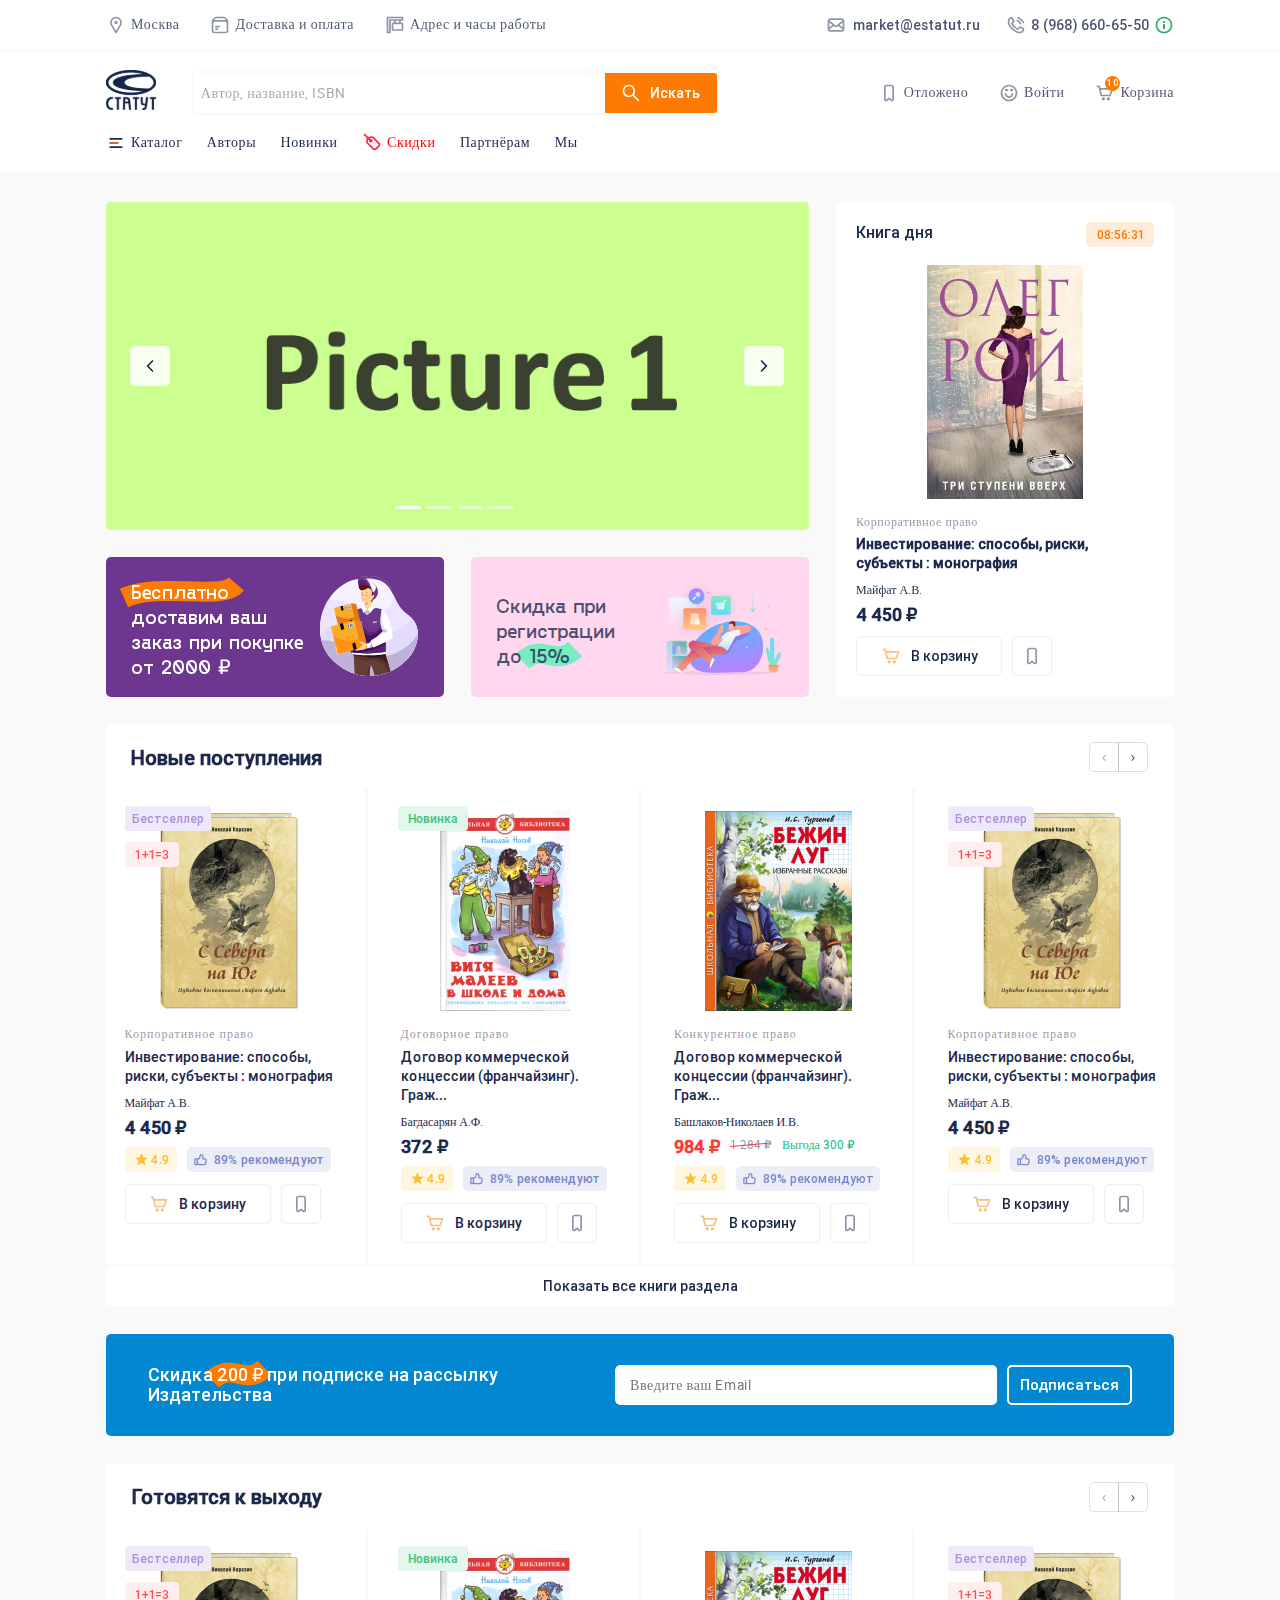
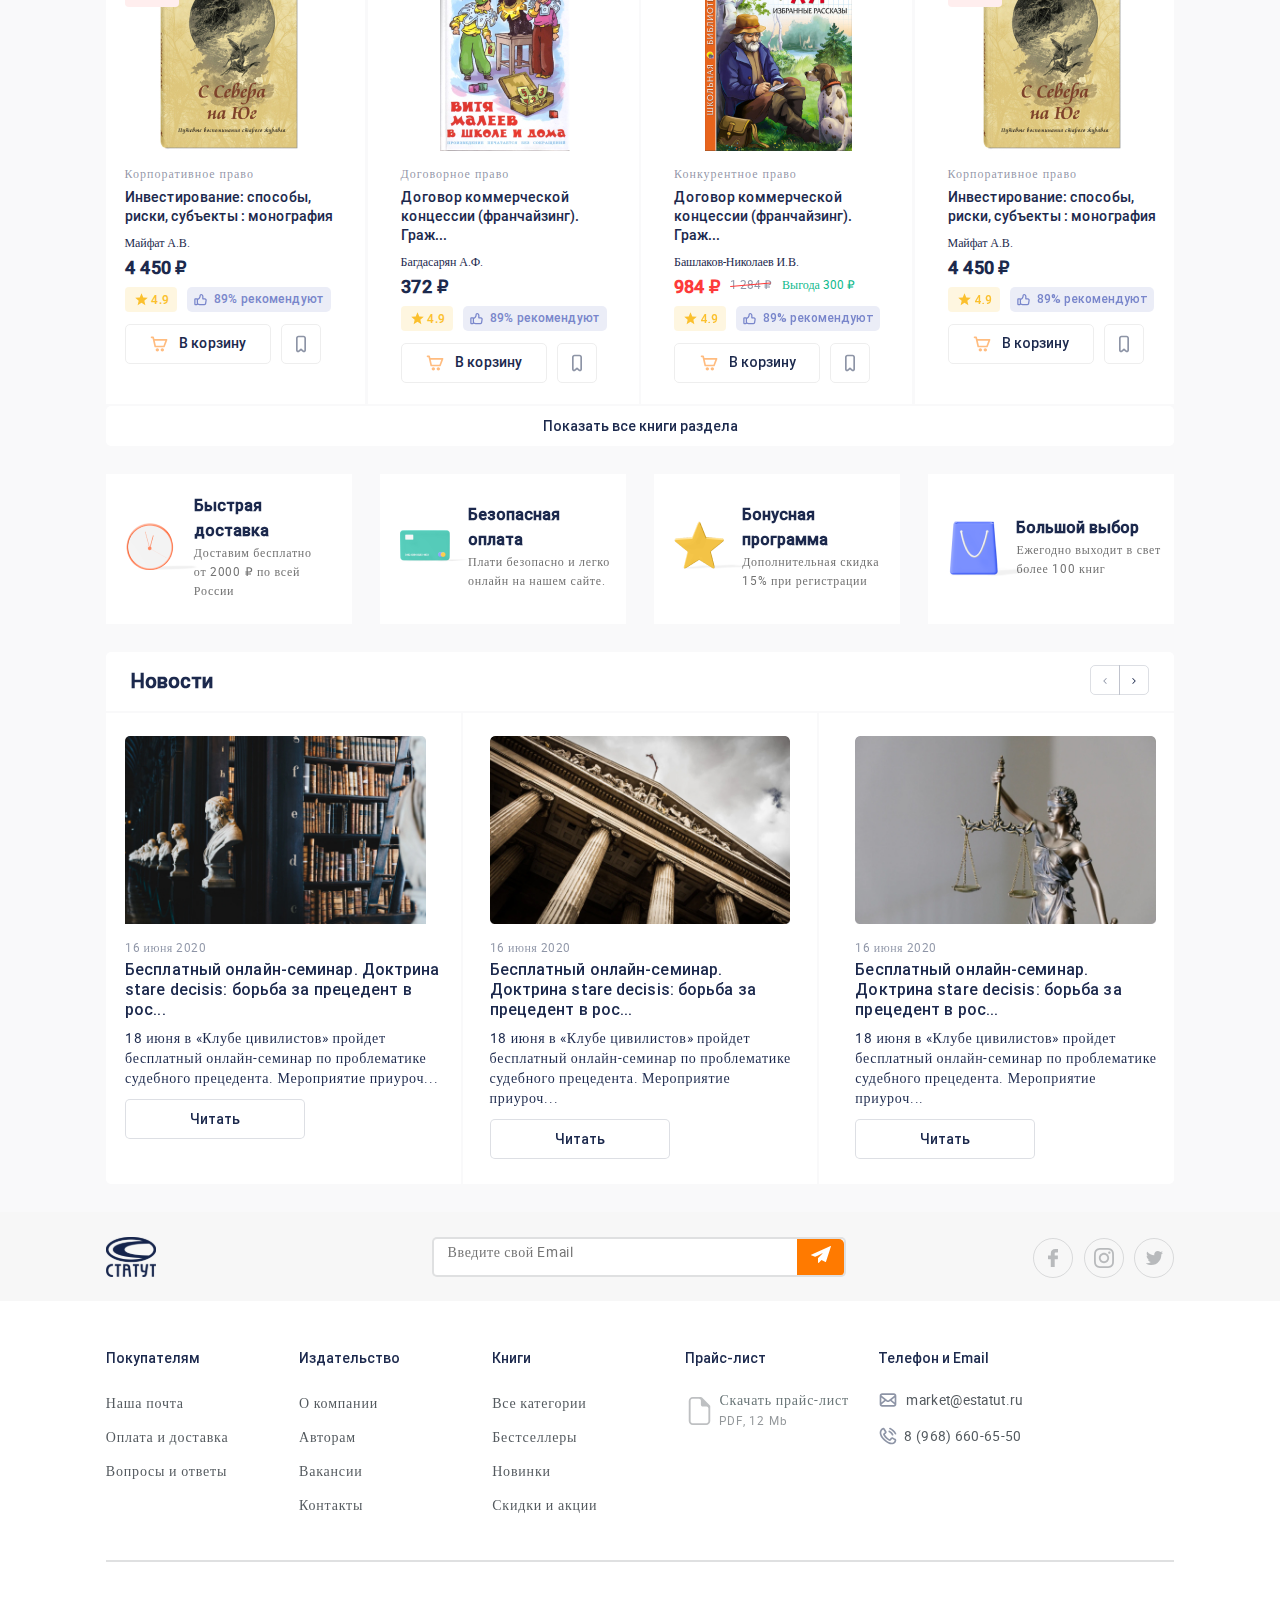
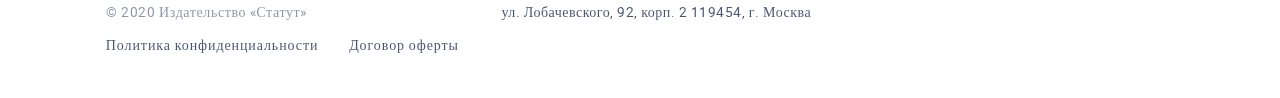
<file: index.html>
<!DOCTYPE html>
<html lang="ru">

	<head>
		<!--[if IE 6]>		<html id="section-reco_main" class="nojs ie6 ieb7 ieb8 ieb9 ieb10 split1 nosplit5 platform-PC platform-notouch"><![endif]-->
		<!--[if IE 7]>		<html id="section-reco_main" class="nojs iea6 ie7 ieb8 ieb9 ieb10 split1 nosplit5 platform-PC platform-notouch"><![endif]-->
		<!--[if IE 8]>		<html id="section-reco_main" class="nojs iea6 iea7 ie8 ieb9 ieb10 split1 nosplit5 platform-PC platform-notouch"><![endif]-->
		<!--[if IE 9]>		<html id="section-reco_main" class="nojs iea6 iea7 iea8 ie9 ieb10 split1 nosplit5 platform-PC platform-notouch"><![endif]-->
		<meta name="viewport" content="width=device-width">
		<meta name="MobileOptimized" content="320" />
		<meta name="HandheldFriendly" content="true" />
		<meta charset="utf-8">
		<meta name="viewport min-width=320px" content="min-width=320, initial-scale=1.0" />
		<!--[if lt IE 9]>

		<script src="//cdnjs.cloudflare.com/ajax/libs/html5shiv/r29/html5.min.js"></script>
	<![endif]-->
		<title>index</title>
		<link href="css/critical.css" rel="stylesheet">
		<link href="css/main.css" rel="stylesheet">
	</head>

	<body>
		<header class="header">
			<div class="header__top">
				<div class="container">
					<div class="header__wrapper">
						<nav class="navigation">
							<ul class="navigation__list">
								<li class="navigation__item">
									<a class="navigation__link" href="#">
										<svg width="20" height="20" viewBox="0 0 20 20" fill="none" xmlns="http://www.w3.org/2000/svg">
											<path fill-rule="evenodd" clip-rule="evenodd" d="M13.5843 9.87971L9.99996 15.7921L6.41557 9.87971C4.67704 7.01205 6.69699 3.30942 9.99996 3.30942C13.3029 3.30942 15.3229 7.01205 13.5843 9.87971ZM5.04793 10.7442C2.64606 6.78238 5.43673 1.66699 9.99996 1.66699C14.5632 1.66699 17.3539 6.78238 14.952 10.7442L10.5355 18.029C10.2893 18.4352 9.71064 18.4352 9.46439 18.029L5.04793 10.7442ZM10.0001 5.77305C9.11178 5.77305 8.39164 6.50839 8.39164 7.41547C8.39164 8.32256 9.11178 9.0579 10.0001 9.0579C10.8885 9.0579 11.6086 8.32256 11.6086 7.41547C11.6086 6.50839 10.8885 5.77305 10.0001 5.77305Z" fill="#1C294D" fill-opacity="0.5" />
										</svg>

										<span class="navigation__text">
									Москва
								</span>

									</a>
								</li>
								<li class="navigation__item">
									<a class="navigation__link" href="#">
										<svg width="20" height="20" viewBox="0 0 20 20" fill="none" xmlns="http://www.w3.org/2000/svg">
											<path fill-rule="evenodd" clip-rule="evenodd" d="M13.8214 1.66699H6.17847C5.51543 1.66699 4.87954 1.93038 4.4107 2.39923L2.39886 4.41107C1.93002 4.87991 1.66663 5.51579 1.66663 6.17884V7.50033V15.8337C1.66663 17.2144 2.78591 18.3337 4.16663 18.3337H15.8333C17.214 18.3337 18.3333 17.2144 18.3333 15.8337V7.50033V6.17884C18.3333 5.5158 18.0699 4.87991 17.6011 4.41107L15.5892 2.39923C15.1204 1.93039 14.4845 1.66699 13.8214 1.66699ZM15.8333 5.00033L14.4107 3.57774C14.2544 3.42146 14.0425 3.33366 13.8214 3.33366H6.17847C5.95746 3.33366 5.7455 3.42146 5.58922 3.57774L4.16663 5.00033H15.8333ZM3.33329 7.50033V15.8337C3.33329 16.2939 3.70639 16.667 4.16663 16.667H15.8333C16.2935 16.667 16.6666 16.2939 16.6666 15.8337V7.50033C16.6666 7.04009 16.2935 6.66699 15.8333 6.66699H4.16663C3.70639 6.66699 3.33329 7.04009 3.33329 7.50033ZM4.99996 14.167C4.99996 13.7068 5.37306 13.3337 5.83329 13.3337H7.49996C7.9602 13.3337 8.33329 13.7068 8.33329 14.167C8.33329 14.6272 7.9602 15.0003 7.49996 15.0003H5.83329C5.37306 15.0003 4.99996 14.6272 4.99996 14.167ZM5.83329 10.8337C5.37306 10.8337 4.99996 11.2068 4.99996 11.667C4.99996 12.1272 5.37306 12.5003 5.83329 12.5003H9.16663C9.62686 12.5003 9.99996 12.1272 9.99996 11.667C9.99996 11.2068 9.62686 10.8337 9.16663 10.8337H5.83329Z" fill="#1C294D" fill-opacity="0.5" />
										</svg>

										<span class="navigation__text">
									<span>Доставка</span>
										и&nbsp;оплата
										</span>

									</a>
								</li>
								<li class="navigation__item">
									<a class="navigation__link" href="#">
										<svg width="20" height="20" viewBox="0 0 20 20" fill="none" xmlns="http://www.w3.org/2000/svg">
											<path fill-rule="evenodd" clip-rule="evenodd" d="M2.49996 1.66699C2.03972 1.66699 1.66663 2.04009 1.66663 2.50033V17.5003C1.66663 17.9606 2.03972 18.3337 2.49996 18.3337H4.99996C5.4602 18.3337 5.83329 17.9606 5.83329 17.5003V5.83366H9.16663V7.50033H8.33329C7.41282 7.50033 6.66663 8.24652 6.66663 9.16699V14.167C6.66663 15.0875 7.41282 15.8337 8.33329 15.8337H16.6666C17.5871 15.8337 18.3333 15.0875 18.3333 14.167V9.16699C18.3333 8.24652 17.5871 7.50033 16.6666 7.50033H15.8333V5.83366H17.5C17.9602 5.83366 18.3333 5.46056 18.3333 5.00033V2.50033C18.3333 2.04009 17.9602 1.66699 17.5 1.66699H2.49996ZM15 4.16699H16.6666V3.33366H3.33329V16.667H4.16663V5.00033C4.16663 4.54009 4.53972 4.16699 4.99996 4.16699H9.99996H15ZM14.1666 5.83366V7.50033H10.8333V5.83366H14.1666ZM9.99996 14.167H15H16.6666V12.5003V10.8337V9.16699H15H9.99996H8.33329V10.8337V12.5003V14.167H9.99996Z" fill="#1C294D" fill-opacity="0.5" />
										</svg>

										<span class="navigation__text">
									Адрес и часы работы
								</span>

									</a>
								</li>
							</ul>

						</nav>

						<address class="address">
							<a class="address__link" href="mailto:market@estatut.ru">
								<svg width="22" height="20" viewBox="0 0 22 20" fill="none" xmlns="http://www.w3.org/2000/svg">
									<g id="Communications/Communication 1 - 24px">
										<path id="Icon" fill-rule="evenodd" clip-rule="evenodd" d="M4.16663 3.33301C2.78591 3.33301 1.66663 4.4523 1.66663 5.83301V14.1663C1.66663 15.5471 2.78591 16.6663 4.16663 16.6663H15.8333C17.214 16.6663 18.3333 15.5471 18.3333 14.1663V5.83301C18.3333 4.4523 17.214 3.33301 15.8333 3.33301H4.16663ZM3.40939 5.48462C3.5413 5.19837 3.83076 4.99967 4.16663 4.99967H15.8333C16.1692 4.99967 16.4586 5.19837 16.5905 5.48462L10.5116 10.2127C10.2107 10.4468 9.78927 10.4468 9.48834 10.2127L3.40939 5.48462ZM3.33329 7.53687V12.3871L6.3438 9.87838L3.33329 7.53687ZM3.40238 14.4991C3.53083 14.7937 3.82468 14.9997 4.16663 14.9997H15.8333C16.1752 14.9997 16.4691 14.7937 16.5975 14.4991L12.3095 10.9257L11.5348 11.5283C10.632 12.2304 9.36789 12.2304 8.46511 11.5283L7.6904 10.9257L3.40238 14.4991ZM16.6666 12.3871V7.53687L13.6561 9.87838L16.6666 12.3871Z" fill="#1C294D" fill-opacity="0.5" />
									</g>
								</svg>

								<span class="address__text">
							market@estatut.ru
						</span>

							</a>
							<a class="address__link" href="tel:+79686606550">
								<svg width="20" height="20" viewBox="0 0 20 20" fill="none" xmlns="http://www.w3.org/2000/svg">
									<g id="Devices/Device 32 - 24px">
										<g id="Icon">
											<path fill-rule="evenodd" clip-rule="evenodd" d="M5.24822 3.49769L5.24878 3.49839L5.24822 3.49769ZM5.28406 3.55396L6.9545 6.18607C6.75265 6.37559 6.53247 6.5633 6.29551 6.76533C6.09185 6.93896 5.87579 7.12316 5.64831 7.32816C5.08451 7.83626 4.97561 8.65343 5.3405 9.28938C7.27004 12.6523 9.9018 14.1825 11.0794 14.7319C11.7888 15.0629 12.5596 14.8017 12.9887 14.2608L14.1446 12.8037C14.1446 12.8037 14.1456 12.8029 14.1473 12.8026C14.1491 12.8023 14.1523 12.8026 14.1523 12.8026C14.1523 12.8026 14.1548 12.8031 14.1572 12.8046C14.8308 13.2163 15.7705 13.7758 16.6337 14.2494C16.4787 15.1763 16.1226 15.7163 15.7299 16.0463C15.3176 16.393 14.7844 16.5754 14.1897 16.6412C13.0023 16.7727 11.7968 16.416 11.5295 16.3291C11.2345 16.1797 9.61709 15.3366 7.88912 13.9704C6.10731 12.5616 4.32066 10.684 3.63734 8.53061C3.13796 6.95684 3.32626 5.8494 3.71877 5.0855C4.09821 4.34703 4.71224 3.84581 5.28406 3.55396ZM4.67978 1.99616C5.46698 1.62642 6.28098 2.01193 6.66013 2.60936L8.40765 5.36293C8.76094 5.91961 8.78516 6.73339 8.21082 7.29085C7.96467 7.52977 7.62221 7.82341 7.30354 8.09666C7.12861 8.24666 6.96085 8.39051 6.82012 8.51579C8.48078 11.3794 10.701 12.7043 11.7108 13.1888L12.8349 11.7718C13.3656 11.1028 14.3105 10.9464 15.0301 11.3862C15.6958 11.7931 16.6161 12.3407 17.4501 12.798C18.0063 13.1029 18.4042 13.7387 18.2914 14.4564C18.089 15.7456 17.5601 16.6846 16.8065 17.3181C16.0655 17.9411 15.1827 18.2054 14.3741 18.295C12.7836 18.4711 11.2623 17.9942 10.9845 17.902C10.9142 17.8787 10.8558 17.8541 10.7931 17.8225C10.4948 17.6725 8.73724 16.765 6.85136 15.2738C4.9851 13.7982 2.8804 11.6637 2.04539 9.03229C1.43204 7.09937 1.61348 5.53211 2.23262 4.32714C2.8409 3.1433 3.82598 2.39719 4.67978 1.99616Z" fill="#1C294D" fill-opacity="0.5" />
											<path fill-rule="evenodd" clip-rule="evenodd" d="M12.2587 1.743C11.8397 1.55137 11.3441 1.73456 11.1518 2.15217C10.9595 2.56977 11.1433 3.06365 11.5624 3.25528C13.5011 4.14183 15.72 5.8086 16.7339 8.10862C16.9194 8.52929 17.4119 8.72049 17.834 8.53568C18.2562 8.35087 18.448 7.86003 18.2626 7.43937C17.024 4.62988 14.4061 2.72497 12.2587 1.743ZM11.6407 4.69451C11.2283 4.48903 10.7268 4.65561 10.5206 5.06657C10.3144 5.47754 10.4816 5.97726 10.894 6.18274C11.6784 6.57363 12.2214 6.94198 12.6597 7.37882C13.0981 7.81566 13.4677 8.3567 13.8599 9.13847C14.0661 9.54943 14.5676 9.71601 14.98 9.51053C15.3924 9.30505 15.5595 8.80532 15.3533 8.39435C14.9107 7.51223 14.4455 6.80536 13.8403 6.20227C13.2352 5.59918 12.5258 5.13558 11.6407 4.69451Z" fill="#1C294D" fill-opacity="0.5" />
										</g>
									</g>
								</svg>

								<span class="address__text">
							8 (968) 660-65-50
						</span>

								<svg width="20" height="20" viewBox="0 0 20 20" fill="none" xmlns="http://www.w3.org/2000/svg">
									<g id="Interface/Interface 28 - 24px">
										<path id="Icon" fill-rule="evenodd" clip-rule="evenodd" d="M10 18.3337C5.39765 18.3337 1.66669 14.6027 1.66669 10.0003C1.66669 5.39795 5.39765 1.66699 10 1.66699C14.6024 1.66699 18.3334 5.39795 18.3334 10.0003C18.3334 14.6027 14.6024 18.3337 10 18.3337ZM10 3.33366C6.31812 3.33366 3.33335 6.31843 3.33335 10.0003C3.33335 13.6822 6.31812 16.667 10 16.667C13.6819 16.667 16.6667 13.6822 16.6667 10.0003C16.6667 6.31843 13.6819 3.33366 10 3.33366ZM10 8.95866C10.5753 8.95866 11.0417 9.42503 11.0417 10.0003V13.3337C11.0417 13.909 10.5753 14.3753 10 14.3753C9.42472 14.3753 8.95835 13.909 8.95835 13.3337V10.0003C8.95835 9.42503 9.42472 8.95866 10 8.95866ZM10 5.83366C9.42472 5.83366 8.95835 6.30003 8.95835 6.87533C8.95835 7.45062 9.42472 7.91699 10 7.91699C10.5753 7.91699 11.0417 7.45062 11.0417 6.87533C11.0417 6.30003 10.5753 5.83366 10 5.83366Z" fill="#27AE60" />
									</g>
								</svg>

							</a>

						</address>
					</div>
				</div>
			</div>
			<div class="container">

				<div class="header__middle">
					<div class="header__logo-form-wrapper">
						<div class="tablet-screen tablet-screen-burger">
							<svg width="20" height="20" viewBox="0 0 20 20" fill="none" xmlns="http://www.w3.org/2000/svg">
								<path fill-rule="evenodd" clip-rule="evenodd" d="M3.33337 5.83333C3.33337 5.3731 3.70647 5 4.16671 5H15.8334C16.2936 5 16.6667 5.3731 16.6667 5.83333C16.6667 6.29357 16.2936 6.66667 15.8334 6.66667H4.16671C3.70647 6.66667 3.33337 6.29357 3.33337 5.83333ZM3.33337 10C3.33337 9.53976 3.70647 9.16667 4.16671 9.16667H11.6667C12.1269 9.16667 12.5 9.53976 12.5 10C12.5 10.4602 12.1269 10.8333 11.6667 10.8333H4.16671C3.70647 10.8333 3.33337 10.4602 3.33337 10ZM4.16671 13.3333C3.70647 13.3333 3.33337 13.7064 3.33337 14.1667C3.33337 14.6269 3.70647 15 4.16671 15H15.8334C16.2936 15 16.6667 14.6269 16.6667 14.1667C16.6667 13.7064 16.2936 13.3333 15.8334 13.3333H4.16671Z" fill="#1C294D" />
								<path fill-rule="evenodd" clip-rule="evenodd" d="M3.33398 10.0003C3.33398 9.54009 3.70708 9.16699 4.16732 9.16699H11.6673C12.1276 9.16699 12.5007 9.54009 12.5007 10.0003C12.5007 10.4606 12.1276 10.8337 11.6673 10.8337H4.16732C3.70708 10.8337 3.33398 10.4606 3.33398 10.0003Z" fill="#FC6E1D" />
							</svg>

						</div>
						<div class="tablet-screen-logo">
							<svg width="50" height="40" viewBox="0 0 50 40" fill="none" xmlns="http://www.w3.org/2000/svg" xmlns:xlink="http://www.w3.org/1999/xlink">
								<rect id="logo" width="50" height="40" fill="url(#pattern0)" />
								<defs>
									<pattern id="pattern0" patternContentUnits="objectBoundingBox" width="1" height="1">
										<use xlink:href="#image0_381_67" transform="matrix(0.000596303 0 0 0.000745379 0 -0.00163983)" />
									</pattern>
									<image id="image0_381_67" data-name="1.png" width="1677" height="1346" xlink:href="[data-uri]" />
								</defs>
							</svg>

						</div>

						<form class='form'>
							<lable class="g-input _field" for="inputHeader"></lable>
							<input id='inputHeader' class='form__input g-input__input _inputHeader' type="text" placeholder='Автор, название, ISBN'>
							<div class="g-input__sub _error-msg">Error: invalid name</div>
							<button type="submit" class='form__button g-button'>
								<svg width="20" height="20" viewBox="0 0 20 20" fill="none" xmlns="http://www.w3.org/2000/svg">
									<g id="Interface/Interface 52 - 24px">
										<path id="Icon" fill-rule="evenodd" clip-rule="evenodd" d="M1.66671 7.91699C1.66671 11.3688 4.46493 14.167 7.91671 14.167C9.35974 14.167 10.6885 13.6779 11.7464 12.8566C11.7863 12.9409 11.8411 13.0199 11.9108 13.0896L16.9108 18.0896C17.2362 18.415 17.7639 18.415 18.0893 18.0896C18.4147 17.7641 18.4147 17.2365 18.0893 16.9111L13.0893 11.9111C13.0196 11.8414 12.9406 11.7866 12.8563 11.7467C13.6777 10.6888 14.1667 9.36002 14.1667 7.91699C14.1667 4.46521 11.3685 1.66699 7.91671 1.66699C4.46493 1.66699 1.66671 4.46521 1.66671 7.91699ZM3.33337 7.91699C3.33337 5.38569 5.3854 3.33366 7.91671 3.33366C10.448 3.33366 12.5 5.38569 12.5 7.91699C12.5 10.4483 10.448 12.5003 7.91671 12.5003C5.3854 12.5003 3.33337 10.4483 3.33337 7.91699Z" fill="white" />
									</g>
								</svg>

								Искать</button>
						</form>
						<div class='tablet-screen tablet-screen-shopcart'>
							<div class="g-shopcart">
								<span class='g-shopcart__counter'>10</span>
								<svg width="20" height="20" viewBox="0 0 20 20" fill="none" xmlns="http://www.w3.org/2000/svg">
									<g id="Shopping/Icon 1 - 24px">
										<path id="Icon" fill-rule="evenodd" clip-rule="evenodd" d="M2.50002 2.5C2.03978 2.5 1.66669 2.8731 1.66669 3.33333C1.66669 3.79357 2.03978 4.16667 2.50002 4.16667V3.33333L2.50003 4.16667H2.50006H2.5002H2.5003H2.50042H2.50056H2.50073H2.50161H2.50283H2.50357H2.50397H2.5044H2.5063H2.50854H2.50915H2.50978H2.51111H2.54315H2.66278H3.07294H3.5015L5.43741 12.6847C5.53722 13.1239 5.96695 13.4025 6.40589 13.3186C6.45662 13.3283 6.50898 13.3333 6.56252 13.3333H15C15.3474 13.3333 15.6583 13.1179 15.7803 12.7926L18.2803 6.12594C18.3763 5.87002 18.3406 5.58332 18.185 5.35867C18.0293 5.13403 17.7733 5 17.5 5H5.40006L4.9793 3.14865C4.89307 2.76924 4.55577 2.5 4.16669 2.5H3.07294H2.66278H2.54315H2.53806H2.53328H2.53213H2.531H2.5288H2.52463H2.51723H2.51639H2.51558H2.51478H2.51401H2.51325H2.51252H2.51111H2.5063H2.5044H2.50397H2.50357H2.50283H2.50073H2.50042H2.5003H2.5002H2.50006H2.50003L2.50002 3.33333V2.5ZM5.77885 6.66667L6.91521 11.6667H14.4225L16.2975 6.66667H5.77885ZM8.33335 14.1667C7.41288 14.1667 6.66669 14.9129 6.66669 15.8333C6.66669 16.7538 7.41288 17.5 8.33335 17.5C9.25383 17.5 10 16.7538 10 15.8333C10 14.9129 9.25383 14.1667 8.33335 14.1667ZM11.6667 15.8333C11.6667 14.9129 12.4129 14.1667 13.3334 14.1667C14.2538 14.1667 15 14.9129 15 15.8333C15 16.7538 14.2538 17.5 13.3334 17.5C12.4129 17.5 11.6667 16.7538 11.6667 15.8333Z" fill="#1C294D" fill-opacity="0.5" />
									</g>
								</svg>

							</div>

						</div>
					</div>


					<nav class="navigation navigation--header-middle">
						<ul class="navigation__list">
							<li class="navigation__item">
								<a class="navigation__link" href="#">
									<svg width="20" height="20" viewBox="0 0 20 20" fill="none" xmlns="http://www.w3.org/2000/svg">
										<g id="Interface/Interface 100 - 24px">
											<path id="Icon" fill-rule="evenodd" clip-rule="evenodd" d="M6.66667 4.1818C6.66667 3.71884 7.03976 3.34353 7.5 3.34353H12.5C12.9602 3.34353 13.3333 3.71884 13.3333 4.1818V16.2339C13.3333 16.5967 12.9061 16.7882 12.6379 16.5454L10.5575 14.6619C10.2405 14.375 9.75945 14.375 9.44253 14.6619L7.36207 16.5454C7.09393 16.7882 6.66667 16.5967 6.66667 16.2339V4.1818ZM7.5 1.66699H12.5C13.8807 1.66699 15 2.79291 15 4.1818V16.2339C15 18.0482 12.8637 19.0053 11.523 17.7916L10 16.4128L8.47701 17.7916C7.13633 19.0053 5 18.0482 5 16.2339V4.1818C5 2.79291 6.11929 1.66699 7.5 1.66699Z" fill="#1C294D" fill-opacity="0.5" />
										</g>
									</svg>

									<span class="navigation__text">
								Отложено
							</span>
								</a>
							</li>
							<li class="navigation__item">
								<a class="navigation__link" href="#">
									<svg width="20" height="20" viewBox="0 0 20 20" fill="none" xmlns="http://www.w3.org/2000/svg">
										<g id="Interface/Interface 166 - 24px">
											<path id="Icon" fill-rule="evenodd" clip-rule="evenodd" d="M1.66663 10.0003C1.66663 14.6027 5.39759 18.3337 9.99996 18.3337C14.6023 18.3337 18.3333 14.6027 18.3333 10.0003C18.3333 5.39795 14.6023 1.66699 9.99996 1.66699C5.39759 1.66699 1.66663 5.39795 1.66663 10.0003ZM3.33329 10.0003C3.33329 6.31843 6.31806 3.33366 9.99996 3.33366C13.6819 3.33366 16.6666 6.31843 16.6666 10.0003C16.6666 13.6822 13.6819 16.667 9.99996 16.667C6.31806 16.667 3.33329 13.6822 3.33329 10.0003ZM7.49996 10.8337C7.49996 10.3734 7.12686 10.0003 6.66663 10.0003C6.20639 10.0003 5.83329 10.3734 5.83329 10.8337C5.83329 13.1348 7.69877 15.0003 9.99996 15.0003C12.3011 15.0003 14.1666 13.1348 14.1666 10.8337C14.1666 10.3734 13.7935 10.0003 13.3333 10.0003C12.8731 10.0003 12.5 10.3734 12.5 10.8337C12.5 12.2144 11.3807 13.3337 9.99996 13.3337C8.61925 13.3337 7.49996 12.2144 7.49996 10.8337ZM6.66663 8.33366C7.12686 8.33366 7.49996 7.96056 7.49996 7.50033C7.49996 7.96056 7.87306 8.33366 8.33329 8.33366C8.79353 8.33366 9.16663 7.96056 9.16663 7.50033C9.16663 6.57985 8.42043 5.83366 7.49996 5.83366C6.57948 5.83366 5.83329 6.57985 5.83329 7.50033C5.83329 7.96056 6.20639 8.33366 6.66663 8.33366ZM12.5 7.50033C12.5 7.96056 12.1269 8.33366 11.6666 8.33366C11.2064 8.33366 10.8333 7.96056 10.8333 7.50033C10.8333 6.57985 11.5795 5.83366 12.5 5.83366C13.4204 5.83366 14.1666 6.57985 14.1666 7.50033C14.1666 7.96056 13.7935 8.33366 13.3333 8.33366C12.8731 8.33366 12.5 7.96056 12.5 7.50033Z" fill="#1C294D" fill-opacity="0.5" />
										</g>
									</svg>

									<span class="navigation__text">
								Войти
							</span>
								</a>
							</li>

							<li class="navigation__item">
								<a class="navigation__link" href="#">

									<div class="g-shopcart">
										<span class='g-shopcart__counter'>10</span>
										<svg width="20" height="20" viewBox="0 0 20 20" fill="none" xmlns="http://www.w3.org/2000/svg">
											<g id="Shopping/Icon 1 - 24px">
												<path id="Icon" fill-rule="evenodd" clip-rule="evenodd" d="M2.50002 2.5C2.03978 2.5 1.66669 2.8731 1.66669 3.33333C1.66669 3.79357 2.03978 4.16667 2.50002 4.16667V3.33333L2.50003 4.16667H2.50006H2.5002H2.5003H2.50042H2.50056H2.50073H2.50161H2.50283H2.50357H2.50397H2.5044H2.5063H2.50854H2.50915H2.50978H2.51111H2.54315H2.66278H3.07294H3.5015L5.43741 12.6847C5.53722 13.1239 5.96695 13.4025 6.40589 13.3186C6.45662 13.3283 6.50898 13.3333 6.56252 13.3333H15C15.3474 13.3333 15.6583 13.1179 15.7803 12.7926L18.2803 6.12594C18.3763 5.87002 18.3406 5.58332 18.185 5.35867C18.0293 5.13403 17.7733 5 17.5 5H5.40006L4.9793 3.14865C4.89307 2.76924 4.55577 2.5 4.16669 2.5H3.07294H2.66278H2.54315H2.53806H2.53328H2.53213H2.531H2.5288H2.52463H2.51723H2.51639H2.51558H2.51478H2.51401H2.51325H2.51252H2.51111H2.5063H2.5044H2.50397H2.50357H2.50283H2.50073H2.50042H2.5003H2.5002H2.50006H2.50003L2.50002 3.33333V2.5ZM5.77885 6.66667L6.91521 11.6667H14.4225L16.2975 6.66667H5.77885ZM8.33335 14.1667C7.41288 14.1667 6.66669 14.9129 6.66669 15.8333C6.66669 16.7538 7.41288 17.5 8.33335 17.5C9.25383 17.5 10 16.7538 10 15.8333C10 14.9129 9.25383 14.1667 8.33335 14.1667ZM11.6667 15.8333C11.6667 14.9129 12.4129 14.1667 13.3334 14.1667C14.2538 14.1667 15 14.9129 15 15.8333C15 16.7538 14.2538 17.5 13.3334 17.5C12.4129 17.5 11.6667 16.7538 11.6667 15.8333Z" fill="#1C294D" fill-opacity="0.5" />
											</g>
										</svg>

									</div>


									<span class="navigation__text">
								Корзина
							</span>
								</a>
							</li>
						</ul>
					</nav>
				</div>
				<div class="header__bottom">
					<svg width="20" height="20" viewBox="0 0 20 20" fill="none" xmlns="http://www.w3.org/2000/svg">
						<path fill-rule="evenodd" clip-rule="evenodd" d="M3.33337 5.83333C3.33337 5.3731 3.70647 5 4.16671 5H15.8334C16.2936 5 16.6667 5.3731 16.6667 5.83333C16.6667 6.29357 16.2936 6.66667 15.8334 6.66667H4.16671C3.70647 6.66667 3.33337 6.29357 3.33337 5.83333ZM3.33337 10C3.33337 9.53976 3.70647 9.16667 4.16671 9.16667H11.6667C12.1269 9.16667 12.5 9.53976 12.5 10C12.5 10.4602 12.1269 10.8333 11.6667 10.8333H4.16671C3.70647 10.8333 3.33337 10.4602 3.33337 10ZM4.16671 13.3333C3.70647 13.3333 3.33337 13.7064 3.33337 14.1667C3.33337 14.6269 3.70647 15 4.16671 15H15.8334C16.2936 15 16.6667 14.6269 16.6667 14.1667C16.6667 13.7064 16.2936 13.3333 15.8334 13.3333H4.16671Z" fill="#1C294D" />
						<path fill-rule="evenodd" clip-rule="evenodd" d="M3.33398 10.0003C3.33398 9.54009 3.70708 9.16699 4.16732 9.16699H11.6673C12.1276 9.16699 12.5007 9.54009 12.5007 10.0003C12.5007 10.4606 12.1276 10.8337 11.6673 10.8337H4.16732C3.70708 10.8337 3.33398 10.4606 3.33398 10.0003Z" fill="#FC6E1D" />
					</svg>

					<nav class="navigation ">
						<ul class="navigation__list">
							<li class="navigation__item">
								<a class="navigation__link" href="#">

									<span class="navigation__text">
								Каталог
							</span>
								</a>
							</li>
							<li class="navigation__item">
								<a class="navigation__link" href="#">

									<span class="navigation__text">
								Авторы
							</span>
								</a>
							</li>

							<li class="navigation__item">
								<a class="navigation__link" href="#">

									<span class="navigation__text">
								Новинки
							</span>
								</a>
							</li>
							<li class="navigation__item navigation__item--decor">
								<a class="navigation__link" href="#">
									<svg width="20" height="20" viewBox="0 0 20 20" fill="none" xmlns="http://www.w3.org/2000/svg">
										<g id="Shopping/Icon 16 - 24px">
											<path id="Icon" fill-rule="evenodd" clip-rule="evenodd" d="M1.91819 1.91855C2.25361 1.58314 2.79744 1.58314 3.13286 1.91855L6.06389 4.8495C6.30837 4.73771 6.57322 4.66299 6.85107 4.63217L9.70855 4.31517C10.4864 4.22888 11.2613 4.50076 11.8147 5.05414L17.5786 10.8179C18.5849 11.8242 18.5849 13.4556 17.5786 14.4618L14.4614 17.579C13.4551 18.5852 11.8236 18.5852 10.8174 17.579L4.82788 11.5896C4.22584 10.9876 3.96006 10.1271 4.11777 9.29042L4.60307 6.71583C4.64788 6.47813 4.72471 6.25263 4.82881 6.04374L1.91819 3.13319C1.58277 2.79778 1.58277 2.25397 1.91819 1.91855ZM7.03955 8.25442L6.21628 7.43117L5.80585 9.6086C5.75328 9.88748 5.84187 10.1743 6.04255 10.375L12.032 16.3643C12.3675 16.6998 12.9113 16.6998 13.2467 16.3643L16.3639 13.2472C16.6993 12.9118 16.6993 12.368 16.3639 12.0326L10.6 6.26878C10.4155 6.08432 10.1572 5.99369 9.89796 6.02245L7.50261 6.28819L8.2744 7.05996C8.88948 6.88505 9.57852 7.03973 10.0628 7.52398C10.7743 8.2355 10.7743 9.3891 10.0628 10.1006C9.35125 10.8121 8.19762 10.8121 7.48608 10.1006C6.98657 9.60112 6.83773 8.88376 7.03955 8.25442Z" fill="#FF283D" />
										</g>
									</svg>

									<span class="navigation__text">
								Скидки
							</span>
								</a>
							</li>
							<li class="navigation__item">
								<a class="navigation__link" href="#">

									<span class="navigation__text">
								Партнёрам
							</span>
								</a>
							</li>
							<li class="navigation__item">
								<a class="navigation__link" href="#">

									<span class="navigation__text">
								Мы
							</span>
								</a>
							</li>
						</ul>
					</nav>
				</div>
			</div>
		</header>

		<div class="site-content">

			<div class="container">
				<main>
					<section class="section hero">

						<div class="slider">
							<div class="g-slider">
								<div class="g-slider__board _g-slider__board">
									<div class="g-slider__imgWrap">
										<img src="./img/slider_pic1.jpg" alt="слайдер изображение один" class="g-slider__image _g-slider__image">
									</div>
									<div class="g-slider__imgWrap">
										<img src="./img/slider_pic2.jpg" alt="слайдер изображение два" class="g-slider__image _g-slider__image">
									</div>
									<div class="g-slider__imgWrap">
										<img src="./img/slider_pic3.jpg" alt="слайдер изображение три" class="g-slider__image _g-slider__image">
									</div>
									<div class="g-slider__imgWrap">
										<img src="./img/slider_pic4.jpg" alt="слайдер изображение четыре" class="g-slider__image _g-slider__image">
									</div>

								</div>
								<button onclick="o2.gSlider.prev(this)" class="g-slider__button g-slider__button--left">
									<svg width="8" height="12" viewBox="0 0 8 12" fill="none" xmlns="http://www.w3.org/2000/svg">
										<path fill-rule="evenodd" clip-rule="evenodd" d="M0.910826 0.41107C1.23626 0.0856329 1.7639 0.0856329 2.08934 0.41107L7.08934 5.41107C7.41477 5.73651 7.41477 6.26415 7.08934 6.58958L2.08934 11.5896C1.7639 11.915 1.23626 11.915 0.910826 11.5896C0.585389 11.2641 0.585389 10.7365 0.910826 10.4111L5.32157 6.00033L0.910826 1.58958C0.585389 1.26414 0.585389 0.736507 0.910826 0.41107Z" fill="#1C294D" />
									</svg>

								</button>
								<button onclick="o2.gSlider.next(this)" class="g-slider__button g-slider__button--right">
									<svg width="8" height="12" viewBox="0 0 8 12" fill="none" xmlns="http://www.w3.org/2000/svg">
										<path fill-rule="evenodd" clip-rule="evenodd" d="M0.910826 0.41107C1.23626 0.0856329 1.7639 0.0856329 2.08934 0.41107L7.08934 5.41107C7.41477 5.73651 7.41477 6.26415 7.08934 6.58958L2.08934 11.5896C1.7639 11.915 1.23626 11.915 0.910826 11.5896C0.585389 11.2641 0.585389 10.7365 0.910826 10.4111L5.32157 6.00033L0.910826 1.58958C0.585389 1.26414 0.585389 0.736507 0.910826 0.41107Z" fill="#1C294D" />
									</svg>

								</button>
								<div class="g-slider__detectors _g-slider__detectors">
									<div onclick="o2.gSlider.detector(this)" class="g-slider__detector" data-num="0">
									</div>
									<div onclick="o2.gSlider.detector(this)" class="g-slider__detector" data-num="1">
									</div>
									<div onclick="o2.gSlider.detector(this)" class="g-slider__detector" data-num="2">
									</div>
									<div onclick="o2.gSlider.detector(this)" class="g-slider__detector" data-num="3">
									</div>

								</div>
							</div>
						</div>

						<div class="hero__card hero__card--decor1">
							<div class="daybook">
								<div class="daybook__wrapper-top">
									<h3 class="daybook__title3">Книга дня</h3>
									<div class="daybook__time-counter">08:56:31
									</div>
								</div>
								<img src="./img/oleg-roy.png" alt="книга три ступени вверх" class="daybook__image">
								<h4 class="daybook__title4">
									Корпоративное право
								</h4>
								<p class="daybook__descr">
									<strong>
								Инвестирование: способы, риски, субъекты : монография
							</strong>
								</p>
								<p class="daybook__author">
									Майфат А.В.
								</p>
								<p class="daybook__price">
									4&nbsp;450&nbsp;₽
								</p>
								<div class="daybook__wrapper-bottom">

									<button class="g-btn-shopcart">
										<svg width="20" height="20" viewBox="0 0 20 20" fill="none" xmlns="http://www.w3.org/2000/svg">
											<g id="Shopping/Icon 1 - 24px">
												<path id="Icon" fill-rule="evenodd" clip-rule="evenodd" d="M2.50002 2.5C2.03978 2.5 1.66669 2.8731 1.66669 3.33333C1.66669 3.79357 2.03978 4.16667 2.50002 4.16667V3.33333L2.50003 4.16667H2.50006H2.5002H2.5003H2.50042H2.50056H2.50073H2.50161H2.50283H2.50357H2.50397H2.5044H2.5063H2.50854H2.50915H2.50978H2.51111H2.54315H2.66278H3.07294H3.5015L5.43741 12.6847C5.53722 13.1239 5.96695 13.4025 6.40589 13.3186C6.45662 13.3283 6.50898 13.3333 6.56252 13.3333H15C15.3474 13.3333 15.6583 13.1179 15.7803 12.7926L18.2803 6.12594C18.3763 5.87002 18.3406 5.58332 18.185 5.35867C18.0293 5.13403 17.7733 5 17.5 5H5.40006L4.9793 3.14865C4.89307 2.76924 4.55577 2.5 4.16669 2.5H3.07294H2.66278H2.54315H2.53806H2.53328H2.53213H2.531H2.5288H2.52463H2.51723H2.51639H2.51558H2.51478H2.51401H2.51325H2.51252H2.51111H2.5063H2.5044H2.50397H2.50357H2.50283H2.50073H2.50042H2.5003H2.5002H2.50006H2.50003L2.50002 3.33333V2.5ZM5.77885 6.66667L6.91521 11.6667H14.4225L16.2975 6.66667H5.77885ZM8.33335 14.1667C7.41288 14.1667 6.66669 14.9129 6.66669 15.8333C6.66669 16.7538 7.41288 17.5 8.33335 17.5C9.25383 17.5 10 16.7538 10 15.8333C10 14.9129 9.25383 14.1667 8.33335 14.1667ZM11.6667 15.8333C11.6667 14.9129 12.4129 14.1667 13.3334 14.1667C14.2538 14.1667 15 14.9129 15 15.8333C15 16.7538 14.2538 17.5 13.3334 17.5C12.4129 17.5 11.6667 16.7538 11.6667 15.8333Z" fill="#1C294D" fill-opacity="0.5" />
											</g>
										</svg>

										В корзину
									</button>


									<button class='g-btn-defer'>
										<svg width="20" height="20" viewBox="0 0 20 20" fill="none" xmlns="http://www.w3.org/2000/svg">
											<g id="Interface/Interface 100 - 24px">
												<path id="Icon" fill-rule="evenodd" clip-rule="evenodd" d="M6.66667 4.1818C6.66667 3.71884 7.03976 3.34353 7.5 3.34353H12.5C12.9602 3.34353 13.3333 3.71884 13.3333 4.1818V16.2339C13.3333 16.5967 12.9061 16.7882 12.6379 16.5454L10.5575 14.6619C10.2405 14.375 9.75945 14.375 9.44253 14.6619L7.36207 16.5454C7.09393 16.7882 6.66667 16.5967 6.66667 16.2339V4.1818ZM7.5 1.66699H12.5C13.8807 1.66699 15 2.79291 15 4.1818V16.2339C15 18.0482 12.8637 19.0053 11.523 17.7916L10 16.4128L8.47701 17.7916C7.13633 19.0053 5 18.0482 5 16.2339V4.1818C5 2.79291 6.11929 1.66699 7.5 1.66699Z" fill="#1C294D" fill-opacity="0.5" />
											</g>
										</svg>

									</button>


								</div>
							</div>
						</div>

						<div class="hero__card hero__card--decor2">
							<div class="delivery">
								<p class="delivery__description">
									<span class="delivery__text-decor">
								Бесплатно
								<svg width="126" height="31" viewBox="0 0 126 31" fill="none" xmlns="http://www.w3.org/2000/svg">
<path d="M5 21C42 4.5 102.5 24.5 117.5 7" stroke="#FF7A00" stroke-width="20"/>
</svg>

							</span>
									доставим ваш заказ при покупке от&nbsp;2000&nbsp;₽


								</p>
								<div class="delivery__img-wrapper">
									<svg width="98" height="101" viewBox="0 0 98 101" fill="none" xmlns="http://www.w3.org/2000/svg">
										<g id="TDV_M46_03">
											<path id="Path" fill-rule="evenodd" clip-rule="evenodd" d="M97.7781 59.2931V59.4007C97.7781 59.4174 97.7781 59.434 97.7781 59.4483C97.7781 59.515 97.7781 59.5831 97.7781 59.6507V59.6597C97.7781 59.6888 97.7781 59.7174 97.7781 59.7464C97.7781 59.8212 97.7753 59.895 97.7729 59.9693C97.7729 60.0088 97.7729 60.0483 97.7695 60.0878C97.7662 60.1273 97.7695 60.1621 97.7662 60.1993C97.7662 60.2626 97.7619 60.3264 97.7591 60.3897C97.7591 60.3997 97.7591 60.4102 97.7591 60.4202C97.7591 60.4302 97.7591 60.4311 97.7591 60.4364C97.7553 60.5288 97.7505 60.6207 97.7457 60.713L97.7424 60.7845C97.7391 60.8469 97.7348 60.9097 97.731 60.9721C97.7272 61.0345 97.7243 61.0873 97.7205 61.1445C97.7069 61.3565 97.691 61.5675 97.6729 61.7773C97.6529 62.0049 97.6307 62.2311 97.6062 62.4559C97.5894 62.6054 97.5719 62.7547 97.5538 62.9039L97.5253 63.1277C97.4815 63.4611 97.4338 63.792 97.3824 64.1206C97.3643 64.2295 97.3461 64.3382 97.3277 64.4468C97.3153 64.5191 97.3029 64.5896 97.29 64.6639C97.2638 64.8067 97.2377 64.9496 97.21 65.0925C97.1691 65.3064 97.1264 65.5186 97.082 65.7291C97.0524 65.872 97.0219 66.0086 96.991 66.1481C96.9434 66.3567 96.8958 66.5624 96.8481 66.7672C96.7656 67.1088 96.6796 67.4449 96.5901 67.7757C96.5186 68.0408 96.4451 68.3022 96.3696 68.56C96.3321 68.687 96.294 68.8139 96.2553 68.9409C96.1401 69.3219 96.0215 69.6938 95.8996 70.0566C95.8393 70.2379 95.778 70.4166 95.7158 70.5928C95.4691 71.2985 95.2144 71.9661 94.9615 72.5884C94.9192 72.6913 94.8773 72.7937 94.8353 72.8946C94.8144 72.9456 94.7934 72.9956 94.772 73.0461C94.7307 73.1454 94.689 73.2438 94.6468 73.3413C94.5423 73.5844 94.4393 73.8194 94.3377 74.046L94.2163 74.3127C94.0558 74.6636 93.8997 74.9917 93.7506 75.296C93.6763 75.4474 93.6038 75.593 93.533 75.7327C93.4801 75.8374 93.4292 75.9388 93.3782 76.0365C93.3465 76.0999 93.3136 76.1634 93.2797 76.2269L93.232 76.3184C93.2006 76.3788 93.1692 76.4374 93.1392 76.4936C93.0916 76.5788 93.0501 76.6602 93.0078 76.7374C92.9792 76.7888 92.9521 76.8388 92.9259 76.8869C92.8863 76.9593 92.8478 77.0298 92.8121 77.0912C92.7644 77.1769 92.7198 77.2553 92.6783 77.3264C92.6478 77.3798 92.6192 77.4288 92.593 77.4736C92.5759 77.5036 92.5592 77.5312 92.5454 77.5574C92.5373 77.5702 92.5302 77.5831 92.523 77.5955L92.4826 77.6617C92.4221 77.7631 92.3873 77.8155 92.3873 77.8155C87.4655 85.2357 79.7419 91.9013 70.5141 96.1583C69.5703 96.5935 68.6114 97.0031 67.6375 97.3868C63.5733 98.9863 59.2606 100.115 54.7978 100.646C53.0404 100.86 51.2725 100.977 49.5022 100.998C48.6086 101.006 47.7112 100.99 46.8099 100.95C42.6978 100.758 38.6281 100.031 34.7036 98.7882C27.6719 96.565 20.6354 92.5703 13.9374 86.3676C13.8613 86.2976 13.7865 86.2276 13.7113 86.1567C13.6046 86.0576 13.4994 85.9571 13.3946 85.8571L13.3379 85.8024C13.2392 85.7072 13.1411 85.6119 13.0437 85.5167L13.0403 85.5129C13.0051 85.4781 12.9699 85.4443 12.9351 85.4091C12.8875 85.3653 12.8456 85.321 12.8013 85.2772C12.757 85.2334 12.727 85.2034 12.6903 85.1662C12.6318 85.1081 12.5746 85.0496 12.517 84.9919C12.4818 84.9567 12.4475 84.921 12.4127 84.8857C12.3318 84.8035 12.251 84.7208 12.1703 84.6377C12.0865 84.55 12.0023 84.4624 11.9189 84.3743C11.897 84.3515 11.8751 84.3267 11.8542 84.3062L11.7637 84.211C11.7037 84.1477 11.6446 84.0843 11.5851 84.0205C11.5604 83.9943 11.5375 83.9677 11.5113 83.941L11.3508 83.7667L11.3408 83.7558C11.3361 83.7505 11.3304 83.7443 11.3256 83.7382C11.2666 83.6747 11.208 83.6112 11.1499 83.5477L11.0813 83.471C11.0109 83.3925 10.9385 83.3139 10.8709 83.2329C10.8528 83.2134 10.8356 83.1929 10.8185 83.1739L10.7504 83.0963C10.6837 83.0201 10.6175 82.9439 10.5518 82.8677C10.5247 82.8367 10.4975 82.8053 10.4713 82.7725C10.4056 82.6969 10.3407 82.6209 10.2766 82.5444L10.2428 82.5044L10.2214 82.4791L10.1661 82.4134C10.1275 82.3682 10.0899 82.3234 10.0523 82.2777C10.0437 82.2677 10.0352 82.2568 10.0266 82.2463L9.97517 82.1844L9.76755 81.9334L9.59899 81.7244L9.45089 81.5396L9.36661 81.433L9.28852 81.3344L9.28376 81.3277C9.22614 81.2554 9.16947 81.1849 9.11376 81.1097C9.08043 81.0677 9.04757 81.0254 9.01519 80.983C8.94615 80.893 8.87758 80.8035 8.80901 80.713L8.75663 80.643C8.71377 80.5863 8.67139 80.5301 8.62901 80.473C8.6152 80.454 8.60044 80.4359 8.58663 80.4168L8.57139 80.3963C8.49425 80.2925 8.41854 80.1892 8.34283 80.0854L8.33997 80.0811L8.3195 80.0535C8.24902 79.9583 8.1795 79.8602 8.11093 79.7635L8.06331 79.693C8.00427 79.6106 7.94617 79.5278 7.8876 79.4445L7.83998 79.3754L7.79237 79.3064L7.66999 79.1297L7.64523 79.093C7.57951 78.9978 7.5138 78.9026 7.44857 78.804L7.34143 78.6431L7.25381 78.5121C7.24714 78.5021 7.24048 78.4911 7.23429 78.4811C7.2281 78.4711 7.21857 78.4583 7.21143 78.4469L7.12572 78.3164L7.07572 78.2393L7.02524 78.1626L6.99858 78.1207C6.93667 78.0255 6.87477 77.9274 6.81382 77.8312C6.74477 77.7226 6.67621 77.6131 6.60811 77.504L6.58621 77.4688C6.54875 77.4082 6.51129 77.3474 6.47383 77.2864C6.44288 77.2359 6.41193 77.1859 6.38145 77.1355C6.25637 76.9291 6.1332 76.7228 6.01194 76.5164L6.00765 76.5093L5.82385 76.1917C5.82385 76.1888 5.82099 76.1869 5.82004 76.1845C5.77242 76.1026 5.7248 76.0207 5.68004 75.9388L5.63242 75.8507C5.58957 75.7746 5.54671 75.6974 5.50433 75.6208C5.48862 75.5936 5.47338 75.566 5.45671 75.5388C5.431 75.4912 5.40576 75.4436 5.38052 75.396C5.33672 75.3169 5.29386 75.237 5.25148 75.1579C5.24005 75.137 5.22815 75.1155 5.2172 75.0946C5.1872 75.0389 5.15767 74.9827 5.12815 74.926L5.08577 74.846L5.08148 74.8384C5.05196 74.7832 5.02339 74.7274 4.99434 74.6717C4.9653 74.616 4.93625 74.5598 4.90768 74.5032C4.90768 74.4974 4.90197 74.4917 4.89863 74.4855L4.86816 74.427C4.85197 74.396 4.83673 74.3646 4.82054 74.3317C4.79197 74.2751 4.76292 74.2184 4.73483 74.1617L4.70721 74.1075L4.56436 73.8217L4.39817 73.4799C4.34484 73.3689 4.29198 73.2575 4.2396 73.1465C4.22865 73.1237 4.2177 73.0989 4.2077 73.078C4.19056 73.0399 4.17294 73.0027 4.15532 72.9646C4.1377 72.9265 4.1258 72.9018 4.11151 72.8694C4.09722 72.837 4.0877 72.8175 4.0758 72.7913C4.02818 72.6837 3.9777 72.577 3.92913 72.4694C3.92247 72.4532 3.91532 72.4375 3.90818 72.4218L3.82961 72.2451L3.76628 72.1023C3.72628 72.0113 3.68676 71.9208 3.64819 71.8294C3.63628 71.8032 3.62533 71.7766 3.6139 71.7504C3.59486 71.7066 3.57676 71.6632 3.55819 71.6199C3.52867 71.5504 3.49962 71.4799 3.4701 71.4104C3.4703 71.4093 3.4703 71.4082 3.4701 71.4071C3.44089 71.3382 3.41232 71.2691 3.38439 71.1999L3.33248 71.0728C3.32153 71.0447 3.30963 71.0171 3.29867 70.989C3.2582 70.8899 3.2182 70.7904 3.17915 70.6914C3.15963 70.6437 3.14011 70.5933 3.12058 70.5433C3.09677 70.4809 3.07297 70.4185 3.0482 70.3561C3.02678 70.3004 3.00535 70.2447 2.9844 70.1885C2.97821 70.1738 2.97249 70.159 2.96678 70.1442C2.92726 70.0414 2.88916 69.9385 2.85107 69.8352C2.82821 69.7733 2.80345 69.7114 2.7825 69.6495C2.73964 69.5327 2.69726 69.4157 2.65536 69.2985C2.65563 69.2968 2.65563 69.295 2.65536 69.2933C2.61393 69.1766 2.5725 69.0604 2.5325 68.9438C2.52393 68.9176 2.51441 68.8914 2.50536 68.8657C2.47298 68.7733 2.44108 68.6809 2.41013 68.5886C2.39965 68.5562 2.38822 68.5238 2.37775 68.4933C2.37156 68.4757 2.36632 68.4581 2.36013 68.4405C2.34822 68.4057 2.33727 68.3714 2.32537 68.3367C2.31346 68.3019 2.30299 68.2686 2.29156 68.2338C2.26632 68.1586 2.24394 68.0838 2.2187 68.0086C2.20394 67.9648 2.19013 67.9205 2.17632 67.8767V67.8709C2.16823 67.8452 2.15966 67.8205 2.15204 67.7948C2.15204 67.7948 2.15204 67.7919 2.15204 67.791C2.12728 67.7114 2.10442 67.6319 2.07775 67.5529C2.07347 67.5419 2.07013 67.53 2.0668 67.5191C2.04966 67.4638 2.03299 67.4086 2.01633 67.3533C1.99966 67.2981 1.98014 67.2357 1.96204 67.1767C1.9601 67.1685 1.95772 67.1604 1.9549 67.1524C1.93442 67.0829 1.91395 67.0138 1.89347 66.9438C1.873 66.8738 1.84919 66.7948 1.82776 66.72C1.80062 66.6248 1.77395 66.5334 1.74776 66.4405C1.74395 66.4262 1.74014 66.4119 1.73586 66.3981C1.72729 66.3653 1.71776 66.3329 1.70872 66.3C1.70443 66.2853 1.70014 66.2705 1.69633 66.2558C1.67967 66.1967 1.66348 66.1386 1.64872 66.0796L1.59538 65.8805C1.57919 65.8215 1.56348 65.7624 1.54777 65.7029C1.5411 65.6772 1.53348 65.651 1.52682 65.6248C1.50301 65.5348 1.4792 65.4453 1.45729 65.3553C1.43221 65.2559 1.40729 65.1567 1.38253 65.0577C1.35777 64.9586 1.33444 64.8634 1.31254 64.772C1.31254 64.7648 1.3092 64.7577 1.3073 64.7506C1.28968 64.6782 1.27301 64.6077 1.25539 64.5339C1.25254 64.522 1.25016 64.5106 1.2473 64.4982C1.22825 64.4168 1.2092 64.3358 1.19111 64.2544C1.17492 64.1853 1.15968 64.1153 1.14349 64.0463C1.1273 63.9772 1.11016 63.8973 1.09587 63.8225C1.07683 63.7377 1.05873 63.6525 1.04064 63.5673C1.03349 63.533 1.02588 63.4977 1.01873 63.4625C0.986988 63.3123 0.956354 63.1622 0.926831 63.012C0.921593 62.9868 0.916355 62.9616 0.911593 62.9373C0.906831 62.913 0.904927 62.9035 0.901594 62.8858C0.879689 62.7763 0.858579 62.6668 0.838262 62.5573C0.82731 62.502 0.816834 62.4468 0.806834 62.392C0.787469 62.2895 0.76874 62.1876 0.750645 62.0863C0.703027 61.8144 0.655409 61.543 0.612553 61.2702L0.603982 61.2197C0.600649 61.1992 0.597792 61.1783 0.594459 61.1578C0.562713 60.9562 0.532079 60.7543 0.502556 60.5521C0.481604 60.4092 0.461605 60.2621 0.441129 60.1173C0.401448 59.8269 0.364941 59.5359 0.331608 59.2445C0.298276 58.9531 0.266531 58.662 0.236373 58.3712C0.222087 58.2258 0.208596 58.0803 0.195898 57.9346C0.138121 57.2962 0.093678 56.6565 0.0625677 56.0156L0.0497109 55.7408C0.0233624 55.1551 0.00748978 54.5688 0.00209309 53.9818C-0.00425595 53.2958 0.00383908 52.6093 0.0263782 51.9223C0.0349494 51.6528 0.0454253 51.3823 0.0582821 51.1128C0.0711389 50.8433 0.0863766 50.5728 0.103519 50.3033C0.120661 50.0338 0.139709 49.7638 0.161137 49.4938C0.182088 49.2249 0.205421 48.9551 0.231135 48.6843C0.269229 48.2805 0.312085 47.877 0.359703 47.4739C0.375417 47.3396 0.392083 47.2053 0.407321 47.071C0.416844 46.9958 0.426368 46.9206 0.436368 46.8453C0.469224 46.5901 0.504461 46.3358 0.541127 46.0806C0.565888 45.9111 0.591284 45.7414 0.617315 45.5715C0.682393 45.1471 0.753026 44.7238 0.829214 44.3016C0.905085 43.8794 0.985877 43.4579 1.07159 43.0373C1.08873 42.9535 1.10603 42.8694 1.12349 42.7849C1.18698 42.4773 1.25365 42.1704 1.32349 41.864C1.54189 40.8999 1.78649 39.942 2.05728 38.9903C2.13283 38.7233 2.21077 38.4565 2.29108 38.1898C2.34441 38.0127 2.3987 37.8356 2.45393 37.6584C2.53647 37.3933 2.62091 37.1287 2.70726 36.8646C3.53877 34.3287 4.55266 31.8563 5.74099 29.4667C5.88004 29.1861 6.02162 28.9072 6.16574 28.6301C6.52637 27.9358 6.90096 27.2504 7.28952 26.5739C7.44476 26.3038 7.60237 26.0349 7.76237 25.7673C7.92236 25.4997 8.08474 25.2338 8.2495 24.9697C15.5736 13.1962 27.3071 4.56833 41.5343 3.59598C62.6809 2.15173 68.1127 9.50058 72.745 18.7684C72.7978 18.8741 72.8512 18.9808 72.904 19.088C73.1151 19.514 73.3253 19.9425 73.5345 20.3736C74.6897 22.7545 75.8482 25.2378 77.2487 27.7068C77.5979 28.3233 77.9642 28.9385 78.3477 29.5524C78.4429 29.7077 78.5413 29.8626 78.6429 30.0172C78.6862 30.0848 78.7296 30.1529 78.7743 30.221C78.9172 30.4434 79.0662 30.6643 79.2162 30.8876C79.2915 30.9981 79.3672 31.1081 79.4434 31.2186C79.5519 31.3752 79.6619 31.531 79.7734 31.6871C79.8248 31.76 79.8772 31.83 79.9305 31.9057C79.9975 31.9987 80.0654 32.0916 80.1343 32.1843C80.3432 32.4665 80.5575 32.7476 80.7771 33.0276C80.8622 33.1362 80.9482 33.2444 81.0352 33.3523C81.1222 33.4603 81.2103 33.5685 81.2995 33.6771C81.3881 33.7852 81.4781 33.8928 81.5681 33.9999C81.6157 34.0537 81.659 34.1071 81.7052 34.1614C81.7966 34.2687 81.889 34.3755 81.9823 34.4818C82.0757 34.5879 82.17 34.6942 82.2652 34.8009C82.3604 34.9072 82.4566 35.0131 82.5538 35.1185C82.749 35.3302 82.9479 35.5409 83.1504 35.7504C83.2518 35.8551 83.3552 35.9594 83.458 36.0632C83.5875 36.1932 83.718 36.3223 83.8509 36.4513C83.9309 36.5299 84.0113 36.607 84.0928 36.6846C85.1628 37.7038 86.2975 38.6529 87.4898 39.526C87.6755 39.6619 87.8581 39.7987 88.0374 39.9365C88.2168 40.0742 88.3934 40.2128 88.5674 40.3522L88.7403 40.4912L88.9107 40.6312C88.9674 40.6788 89.0236 40.7264 89.0793 40.774C89.3107 40.968 89.5364 41.1631 89.7564 41.3593L89.894 41.4836C89.9467 41.5312 89.999 41.5788 90.0507 41.6264C90.1024 41.674 90.1544 41.7216 90.2064 41.7693L90.3597 41.9121C90.4107 41.9597 90.4612 42.0073 90.5112 42.055L90.6612 42.1978L90.8088 42.3407C90.8564 42.3883 90.904 42.4359 90.9545 42.4869C91.005 42.5378 91.0497 42.5821 91.0973 42.633C91.145 42.684 91.1926 42.7283 91.2402 42.7797C91.3354 42.8749 91.4278 42.9759 91.5197 43.074C91.5673 43.1216 91.6116 43.1726 91.6564 43.2221C91.7011 43.2716 91.7469 43.3206 91.7916 43.3706C91.9773 43.5757 92.158 43.7821 92.3335 43.9897C92.3849 44.0502 92.4354 44.1111 92.4864 44.1716C92.5797 44.284 92.6717 44.3971 92.7625 44.5111L92.864 44.6387L92.8911 44.6735C92.9387 44.7344 92.9863 44.7949 93.034 44.8558L93.0463 44.8716C93.0506 44.8782 93.0559 44.8844 93.0602 44.8901C93.0644 44.8958 93.0668 44.8992 93.0701 44.903C93.1144 44.9601 93.1573 45.0173 93.2001 45.0739L93.2401 45.1277C93.2425 45.1303 93.2447 45.133 93.2468 45.1358C93.2597 45.1539 93.273 45.1716 93.2863 45.1896L93.363 45.293L93.4144 45.3639C93.4301 45.3849 93.4454 45.4063 93.462 45.4273C93.4863 45.4601 93.5097 45.493 93.533 45.5254C93.5501 45.5487 93.5663 45.573 93.5806 45.5958C93.5901 45.6092 93.5992 45.622 93.6087 45.6344C93.6358 45.6734 93.6639 45.7125 93.6906 45.7515C93.6958 45.7601 93.7016 45.7677 93.7073 45.7753C93.7482 45.8353 93.7897 45.8944 93.8297 45.9539L93.903 46.0606L93.9592 46.1449L94.003 46.211L94.0815 46.3306C94.092 46.3472 94.1035 46.3634 94.1139 46.3782C94.1196 46.3863 94.1244 46.3944 94.1301 46.4025C94.1544 46.441 94.1777 46.4796 94.2044 46.5182L94.2111 46.5287L94.2673 46.6172C94.2996 46.6677 94.3311 46.7187 94.3625 46.7691C94.3773 46.7925 94.392 46.8167 94.4063 46.8401C94.4206 46.8634 94.4406 46.8953 94.4568 46.9225L94.5292 47.041C94.5334 47.0482 94.5377 47.0563 94.5425 47.0634L94.6425 47.232C94.653 47.2505 94.6644 47.2691 94.6749 47.2872C94.7101 47.3477 94.7453 47.4077 94.7796 47.4682C94.7796 47.4682 94.7796 47.4682 94.7796 47.4724L94.8006 47.5091L94.8063 47.5191C94.8415 47.5826 94.8764 47.6447 94.911 47.7053L94.9282 47.7362C94.9663 47.8048 95.0041 47.8735 95.0415 47.9424C95.0577 47.972 95.073 48.001 95.0891 48.0305C95.1053 48.06 95.1206 48.0891 95.1368 48.1186C95.1434 48.1315 95.151 48.1448 95.1577 48.1581C95.1644 48.1715 95.1653 48.1724 95.1691 48.1805C95.2044 48.2472 95.2396 48.3138 95.2734 48.381C95.2829 48.3981 95.292 48.4162 95.3006 48.4334C95.3272 48.4857 95.3534 48.5381 95.3796 48.591C95.3877 48.6067 95.3953 48.6229 95.4039 48.6386C95.4315 48.6943 95.4596 48.7505 95.4863 48.8067L95.5148 48.8648L95.5253 48.8862C95.5253 48.8891 95.5282 48.8919 95.5291 48.8948L95.5344 48.9053C95.5591 48.9581 95.5844 49.0105 95.6091 49.0634L95.6229 49.0919C95.6339 49.1167 95.6449 49.1395 95.6568 49.1657C95.6687 49.1919 95.6744 49.2029 95.6829 49.2219C95.6915 49.241 95.7001 49.2595 95.7091 49.2786C95.7225 49.3091 95.7367 49.34 95.751 49.371C95.7519 49.374 95.7532 49.3769 95.7548 49.3795C95.7691 49.4119 95.7839 49.4443 95.7977 49.4748C95.8072 49.4957 95.8167 49.5167 95.8253 49.5372C95.8339 49.5576 95.8406 49.5719 95.8482 49.5891C95.8558 49.6062 95.8596 49.6143 95.8648 49.6271L95.9282 49.7729C95.9386 49.7976 95.9486 49.8205 95.9586 49.8462C95.961 49.851 95.9629 49.8562 95.9653 49.861C95.9958 49.9338 96.0267 50.0076 96.0567 50.0809C96.0615 50.0928 96.0667 50.1052 96.072 50.1171C96.0872 50.1548 96.1025 50.1919 96.1172 50.23C96.132 50.2681 96.1448 50.2976 96.1582 50.3319C96.1629 50.3452 96.1686 50.359 96.1744 50.3728C96.1891 50.4119 96.2048 50.4514 96.222 50.4909L96.2496 50.5647C96.2512 50.568 96.2526 50.5713 96.2539 50.5747C96.2561 50.58 96.258 50.5854 96.2596 50.5909C96.2691 50.6152 96.2786 50.6385 96.2882 50.6657C96.2977 50.6928 96.3039 50.7062 96.311 50.7271C96.3277 50.7714 96.3444 50.8152 96.3586 50.86C96.3653 50.8785 96.3729 50.8971 96.3796 50.9162C96.3896 50.9433 96.3996 50.9714 96.4091 50.999C96.4163 51.0181 96.4234 51.0376 96.4301 51.0571L96.4401 51.0862C96.4639 51.1533 96.4877 51.2209 96.511 51.2885C96.5124 51.2919 96.5135 51.2954 96.5143 51.299C96.5239 51.3257 96.5324 51.3523 96.542 51.3795L96.5729 51.4719C96.5801 51.4933 96.5872 51.5152 96.5948 51.5366C96.5991 51.5495 96.6029 51.5623 96.6072 51.5752C96.6115 51.5881 96.6139 51.5942 96.6167 51.6038C96.6167 51.6052 96.6167 51.6066 96.6167 51.608C96.6305 51.649 96.6429 51.6895 96.6558 51.7299C96.6562 51.7325 96.6562 51.7351 96.6558 51.7376C96.6591 51.7466 96.6624 51.7561 96.6653 51.7661L96.6701 51.7823C96.6758 51.799 96.6815 51.8166 96.6862 51.8338C96.7067 51.8971 96.7267 51.9609 96.7462 52.0242L96.7577 52.0628C96.7767 52.1242 96.7953 52.1861 96.8129 52.2471L96.8329 52.3156C96.8515 52.3799 96.8696 52.4437 96.8881 52.5061C96.8924 52.5223 96.8977 52.539 96.9019 52.5537C96.92 52.618 96.9377 52.6818 96.9548 52.7442C96.9767 52.8252 96.9977 52.9056 97.0186 52.9866C97.0367 53.058 97.0553 53.1294 97.0729 53.2009C97.0728 53.2024 97.0728 53.204 97.0729 53.2056C97.0858 53.257 97.0981 53.309 97.1105 53.3613C97.1105 53.3613 97.1105 53.3642 97.1105 53.3651C97.1153 53.387 97.121 53.4085 97.1253 53.4304C97.1286 53.4432 97.1315 53.4561 97.1348 53.469C97.1381 53.4818 97.1434 53.5042 97.1472 53.5213C97.1615 53.5847 97.1767 53.6485 97.1905 53.7118C97.2 53.7532 97.2091 53.7951 97.2177 53.8361C97.218 53.8377 97.218 53.8393 97.2177 53.8408C97.2253 53.8747 97.2324 53.9094 97.24 53.9432L97.2434 53.9599C97.2505 53.9937 97.2577 54.0275 97.2643 54.0613C97.271 54.0951 97.2781 54.127 97.2848 54.1604C97.2877 54.1723 97.29 54.1846 97.2919 54.1965C97.3029 54.2489 97.3134 54.3008 97.3234 54.3532C97.3291 54.3804 97.3338 54.4084 97.3391 54.4356C97.3486 54.4832 97.3572 54.5308 97.3662 54.5784C97.3705 54.6008 97.3748 54.6261 97.3786 54.6461C97.3881 54.6965 97.3967 54.7475 97.4057 54.798C97.411 54.8261 97.4157 54.8546 97.4205 54.8822C97.4205 54.8951 97.4248 54.908 97.4272 54.9208C97.4296 54.9337 97.431 54.9437 97.4324 54.9546C97.4377 54.9832 97.4424 55.0118 97.4472 55.0399C97.4538 55.0808 97.4605 55.1213 97.4667 55.1618C97.4696 55.177 97.4715 55.1922 97.4738 55.2094C97.4819 55.2627 97.4905 55.3165 97.4981 55.3694C97.5034 55.3994 97.5077 55.4294 97.5115 55.4589C97.5191 55.5065 97.5257 55.5541 97.5319 55.5989C97.5319 55.6151 97.5367 55.6313 97.5386 55.6465C97.5491 55.7222 97.5591 55.7979 97.5691 55.8741C97.5791 55.9503 97.5886 56.026 97.5976 56.1022C97.6 56.1227 97.6024 56.1441 97.6048 56.1651C97.6143 56.2413 97.6224 56.3179 97.631 56.3936C97.6381 56.4613 97.6453 56.5289 97.6519 56.597C97.6519 56.6017 97.6519 56.607 97.6519 56.6117L97.6553 56.6417V56.6622C97.6676 56.7841 97.6781 56.906 97.6881 57.0279C97.6919 57.0755 97.6962 57.1231 97.7 57.1741C97.7 57.2017 97.7043 57.2298 97.7062 57.2569C97.7081 57.2841 97.7105 57.3155 97.7129 57.3446C97.7162 57.3955 97.72 57.4465 97.7229 57.4969C97.7231 57.4987 97.7231 57.5004 97.7229 57.5022C97.7229 57.5241 97.7257 57.5455 97.7267 57.5674C97.7291 57.5984 97.7305 57.6293 97.7324 57.6598C97.7353 57.7012 97.7372 57.7417 97.7391 57.7831C97.7391 57.7946 97.7391 57.8065 97.7391 57.8174C97.7429 57.8926 97.7467 57.9684 97.7495 58.0436L97.7543 58.1574C97.7543 58.1779 97.7543 58.1979 97.7543 58.2179C97.7543 58.2379 97.7543 58.2603 97.7572 58.2817C97.7574 58.2842 97.7574 58.2868 97.7572 58.2893C97.7572 58.3445 97.761 58.3998 97.7619 58.455C97.7629 58.5102 97.7648 58.5536 97.7657 58.6031C97.7667 58.6526 97.7686 58.705 97.7691 58.7555V58.7593C97.7691 58.7902 97.7691 58.8202 97.7691 58.8507C97.7691 58.898 97.7691 58.9447 97.7691 58.9907V59.0383C97.7781 59.1274 97.7791 59.2107 97.7781 59.2931Z" fill="#F6F2FF" />
											<path id="Path_2" fill-rule="evenodd" clip-rule="evenodd" d="M97.7781 59.2929V59.4005C97.7781 59.4172 97.7781 59.4338 97.7781 59.4481C97.7781 59.5148 97.7781 59.5829 97.7781 59.6505V59.6595C97.7781 59.6886 97.7781 59.7172 97.7781 59.7462C97.7781 59.821 97.7753 59.8948 97.7729 59.9691C97.7729 60.0086 97.7729 60.0481 97.7695 60.0876C97.7662 60.1272 97.7695 60.1619 97.7662 60.1991C97.7662 60.2624 97.7619 60.3262 97.7591 60.3895C97.7591 60.3995 97.7591 60.41 97.7591 60.42C97.7591 60.43 97.7591 60.431 97.7591 60.4362C97.7553 60.5286 97.7505 60.6205 97.7457 60.7129L97.7424 60.7843C97.7391 60.8467 97.7348 60.9095 97.731 60.9719C97.7272 61.0343 97.7243 61.0871 97.7205 61.1443C97.7068 61.3563 97.691 61.5673 97.6729 61.7771C97.6529 62.0047 97.6307 62.2309 97.6062 62.4557C97.5894 62.6052 97.5719 62.7545 97.5538 62.9037L97.5253 63.1276C97.4815 63.4609 97.4338 63.7918 97.3824 64.1204C97.3643 64.2293 97.3461 64.338 97.3276 64.4466C97.3153 64.5189 97.3029 64.5894 97.29 64.6637C97.2638 64.8066 97.2376 64.9494 97.21 65.0923C97.1691 65.3062 97.1264 65.5184 97.0819 65.7289C97.0524 65.8718 97.0219 66.0084 96.991 66.1479C96.9434 66.3565 96.8958 66.5622 96.8481 66.767C96.7656 67.1086 96.6796 67.4447 96.59 67.7755C96.5186 68.0406 96.4451 68.302 96.3696 68.5598C96.3321 68.6868 96.294 68.8137 96.2553 68.9407C96.1401 69.3217 96.0215 69.6936 95.8996 70.0564C95.8393 70.2377 95.778 70.4164 95.7158 70.5926C95.4691 71.2983 95.2144 71.9659 94.9615 72.5883C94.9191 72.6911 94.8772 72.7935 94.8353 72.8944C94.8144 72.9454 94.7934 72.9954 94.772 73.0459C94.7307 73.1452 94.689 73.2436 94.6468 73.3411C94.5423 73.5843 94.4393 73.8192 94.3377 74.0458L94.2163 74.3125C94.0558 74.6634 93.8996 74.9915 93.7506 75.2958C93.6763 75.4472 93.6038 75.5928 93.533 75.7325C93.4801 75.8372 93.4292 75.9386 93.3782 76.0363C93.3465 76.0998 93.3136 76.1632 93.2797 76.2267L93.232 76.3182C93.2006 76.3786 93.1692 76.4372 93.1392 76.4934C93.0916 76.5786 93.0501 76.66 93.0078 76.7372C92.9792 76.7886 92.952 76.8386 92.9259 76.8867C92.8863 76.9591 92.8478 77.0296 92.812 77.091C92.7644 77.1767 92.7198 77.2551 92.6782 77.3262C92.6478 77.3796 92.6192 77.4286 92.593 77.4734C92.5759 77.5034 92.5592 77.531 92.5454 77.5572C92.5373 77.57 92.5302 77.5829 92.523 77.5953L92.4825 77.6615C92.4221 77.7629 92.3873 77.8153 92.3873 77.8153C87.4655 85.2355 79.7419 91.9011 70.5141 96.1581C69.5703 96.5933 68.6114 97.0028 67.6375 97.3867C63.5733 98.9861 59.2605 100.115 54.7978 100.646C53.0404 100.86 51.2725 100.977 49.5022 100.998C48.6086 101.006 47.7112 100.99 46.8099 100.95C42.6978 100.758 38.6281 100.031 34.7036 98.788C27.6718 96.5648 20.6354 92.5701 13.9374 86.3674C13.8613 86.2974 13.7865 86.2274 13.7113 86.1565C13.6046 86.0574 13.4994 85.9569 13.3946 85.8569L13.3379 85.8022C13.2392 85.707 13.1411 85.6117 13.0437 85.5165L13.0403 85.5127C13.0051 85.4779 12.9698 85.4441 12.9351 85.4089C12.8875 85.3651 12.8456 85.3208 12.8013 85.277C12.757 85.2332 12.727 85.2032 12.6903 85.166C12.6318 85.1079 12.5746 85.0494 12.517 84.9917C12.4818 84.9565 12.4475 84.9208 12.4127 84.8856C12.3318 84.8033 12.251 84.7206 12.1703 84.6375C12.0865 84.5498 12.0023 84.4622 11.9189 84.3741C11.897 84.3513 11.8751 84.3265 11.8542 84.306L11.7637 84.2108C11.7037 84.1475 11.6446 84.0841 11.5851 84.0203C11.5604 83.9941 11.5375 83.9675 11.5113 83.9408L11.3508 83.7665L11.3408 83.7556L11.1504 83.5451L11.0818 83.4684C11.0113 83.3899 10.9389 83.3113 10.8713 83.2304C10.8532 83.2108 10.8361 83.1904 10.819 83.1713L10.7509 83.0937C10.6842 83.0175 10.618 82.9413 10.5523 82.8651C10.5252 82.8342 10.498 82.8027 10.4718 82.7699C10.4061 82.6943 10.3412 82.6183 10.2771 82.5418C10.2585 82.5204 10.2399 82.4985 10.2218 82.4766L10.1666 82.4109C10.128 82.3656 10.0904 82.3209 10.0528 82.2751C10.0442 82.2651 10.0356 82.2542 10.0271 82.2437L9.97564 82.1818L9.76803 81.9309L9.59946 81.7218L9.45137 81.5371L9.36709 81.4304L9.28899 81.3318L9.28423 81.3252C9.22661 81.2528 9.16995 81.1823 9.11424 81.1071C9.0809 81.0652 9.04805 81.0228 9.01567 80.9804C8.94662 80.8904 8.87805 80.8009 8.80948 80.7104L8.7571 80.6404C8.71425 80.5838 8.67187 80.5276 8.62949 80.4704C8.61568 80.4514 8.60092 80.4333 8.58711 80.4142L8.57187 80.3938C8.49473 80.29 8.41902 80.1866 8.3433 80.0828C8.33521 80.0723 8.32759 80.0614 8.31997 80.0509C8.2495 79.9557 8.17997 79.8576 8.11141 79.7609L8.06379 79.6904C8.00474 79.6081 7.94665 79.5252 7.88808 79.4419L7.84046 79.3728L7.79284 79.3038L7.67046 79.1271L7.66761 79.1224C7.65999 79.1119 7.65285 79.1009 7.6457 79.0905C7.57999 78.9952 7.51428 78.9 7.44904 78.8014L7.3419 78.6405L7.25428 78.5095C7.24762 78.4995 7.24095 78.4886 7.23476 78.4786C7.22857 78.4686 7.21905 78.4557 7.2119 78.4443L7.12619 78.3138L7.07619 78.2367C7.06381 78.2181 7.05096 78.1986 7.03858 78.1791C7.03429 78.1724 7.03048 78.1662 7.02572 78.16L6.99905 78.1181C6.93715 78.0229 6.87525 77.9248 6.8143 77.8286C6.74525 77.72 6.67668 77.6105 6.60859 77.5015L6.58668 77.4662C6.54922 77.4056 6.51176 77.3448 6.47431 77.2838C6.44335 77.2334 6.4124 77.1834 6.38193 77.1329C6.25685 76.9266 6.13368 76.7202 6.01241 76.5139L6.00813 76.5067L5.82432 76.1891C5.82432 76.1863 5.82146 76.1844 5.82051 76.182C5.77289 76.1001 5.72528 76.0182 5.68052 75.9363L5.6329 75.8482C5.59004 75.772 5.54719 75.6948 5.50481 75.6182C5.48909 75.591 5.47386 75.5634 5.45719 75.5363C5.43148 75.4887 5.40624 75.441 5.381 75.3934C5.33719 75.3144 5.29434 75.2344 5.25196 75.1553C5.24053 75.1344 5.22862 75.1129 5.21767 75.092C5.18767 75.0363 5.15815 74.9801 5.12863 74.9234L5.08625 74.8434L5.08196 74.8358C5.05244 74.7806 5.02387 74.7249 4.99482 74.6692C4.96577 74.6134 4.93673 74.5572 4.90816 74.5006C4.90816 74.4949 4.90244 74.4892 4.89911 74.483L4.86863 74.4244C4.85244 74.3934 4.8372 74.362 4.82101 74.3292C4.79244 74.2725 4.7634 74.2158 4.7353 74.1592L4.70768 74.1049L4.56483 73.8192L4.39864 73.4773C4.34531 73.3663 4.29246 73.2549 4.24008 73.144C4.24008 73.1406 4.23722 73.1378 4.23627 73.1344C4.22674 73.1149 4.2177 73.0949 4.20817 73.0754C4.19103 73.0373 4.17341 73.0001 4.15579 72.9621C4.13818 72.924 4.12627 72.8992 4.11199 72.8668C4.0977 72.8344 4.08818 72.8149 4.07627 72.7887C4.02865 72.6811 3.97818 72.5744 3.92961 72.4668C3.92294 72.4506 3.9158 72.4349 3.90866 72.4192L3.83009 72.2425L3.76676 72.0997C3.72676 72.0087 3.68724 71.9183 3.64866 71.8268C3.63676 71.8007 3.62581 71.774 3.61438 71.7478C3.59533 71.704 3.57724 71.6607 3.55867 71.6173C3.52914 71.5478 3.5001 71.4773 3.47057 71.4078C3.47078 71.4067 3.47078 71.4056 3.47057 71.4045C3.44137 71.3356 3.4128 71.2665 3.38486 71.1973L3.33296 71.0702C3.32201 71.0421 3.3101 71.0145 3.29915 70.9864C3.25867 70.8873 3.21868 70.7878 3.17963 70.6888C3.16011 70.6412 3.14058 70.5907 3.12106 70.5407C3.09725 70.4783 3.07344 70.4159 3.04868 70.3535C3.02725 70.2978 3.00582 70.2421 2.98487 70.1859C2.97868 70.1712 2.97297 70.1564 2.96725 70.1417L2.91964 70.0183C2.8963 69.9564 2.87202 69.8945 2.85011 69.8326C2.82821 69.7707 2.8025 69.7088 2.78154 69.6469C2.73869 69.5301 2.69631 69.4131 2.6544 69.296C2.65467 69.2942 2.65467 69.2925 2.6544 69.2907C2.61298 69.1741 2.57155 69.0579 2.53155 68.9412C2.52298 68.915 2.51346 68.8888 2.50441 68.8631C2.48441 68.805 2.46441 68.7469 2.44489 68.6884C2.44012 68.675 2.43584 68.6622 2.43155 68.6488C2.41298 68.5955 2.39536 68.5422 2.37727 68.4888C2.37108 68.4712 2.36584 68.4536 2.35965 68.436C2.35346 68.4184 2.34394 68.3884 2.33632 68.3646C2.30457 68.2731 2.27441 68.1814 2.24584 68.0893C2.23632 68.0612 2.2268 68.0327 2.21823 68.0041C2.20346 67.9603 2.18966 67.916 2.17585 67.8722V67.8665C2.16775 67.8408 2.15918 67.816 2.15156 67.7903C2.15156 67.7903 2.15156 67.7874 2.15156 67.7865C2.1268 67.707 2.10394 67.6274 2.07728 67.5484C2.07299 67.5374 2.06966 67.5255 2.06632 67.5146C2.04918 67.4593 2.03252 67.4041 2.01585 67.3489C1.99918 67.2936 1.97966 67.2313 1.96157 67.1722C1.95963 67.164 1.95724 67.1559 1.95442 67.1479C1.93395 67.0784 1.91347 67.0094 1.893 66.9394C1.87252 66.8694 1.84871 66.7903 1.82728 66.7155C1.80586 66.6408 1.78395 66.566 1.76348 66.4913C1.75395 66.4579 1.7449 66.426 1.73538 66.396C1.72586 66.366 1.71729 66.3308 1.70824 66.2979C1.70395 66.2832 1.69967 66.2684 1.69586 66.2537C1.67919 66.1946 1.663 66.1365 1.64824 66.0775L1.59491 65.8784C1.57872 65.8194 1.563 65.7603 1.54729 65.7008C1.54062 65.6751 1.53301 65.6489 1.52634 65.6227C1.5092 65.5565 1.49205 65.4894 1.47539 65.4232C1.47299 65.4171 1.47123 65.4107 1.47015 65.4042C1.46586 65.387 1.4611 65.3699 1.45729 65.3532C1.43221 65.2538 1.40729 65.1546 1.38253 65.0556C1.35777 64.9566 1.33444 64.8613 1.31254 64.7699C1.31254 64.7627 1.3092 64.7556 1.3073 64.7485C1.28968 64.6761 1.27301 64.6056 1.25539 64.5318C1.25254 64.5199 1.25016 64.5085 1.2473 64.4961C1.22825 64.4147 1.2092 64.3337 1.19111 64.2523C1.17492 64.1832 1.15968 64.1132 1.14349 64.0442C1.1273 63.9751 1.11016 63.8951 1.09587 63.8204C1.07683 63.7356 1.05873 63.6504 1.04064 63.5652C1.03349 63.5309 1.02588 63.4956 1.01873 63.4604C1.00635 63.4009 0.993496 63.3414 0.981115 63.2818C0.957306 63.1656 0.933497 63.0504 0.911593 62.9352C0.90826 62.918 0.904927 62.9014 0.901593 62.8837C0.886356 62.8109 0.872546 62.7376 0.858737 62.6642C0.851595 62.628 0.844928 62.5914 0.838262 62.5552C0.82731 62.5 0.816834 62.4447 0.806834 62.3899C0.787469 62.2874 0.76874 62.1855 0.750645 62.0842C0.708741 61.85 0.668742 61.6147 0.630648 61.3805C0.623982 61.3428 0.618744 61.3057 0.612553 61.2681L0.603982 61.2176C0.600649 61.1971 0.597792 61.1762 0.594459 61.1557C0.562713 60.9541 0.532079 60.7522 0.502556 60.55C0.481604 60.4071 0.461605 60.26 0.441129 60.1152C0.402559 59.8243 0.365417 59.5334 0.331608 59.2424C0.2978 58.9515 0.266372 58.6605 0.236373 58.3691C0.222087 58.2237 0.208596 58.0782 0.195898 57.9324C0.139074 57.2941 0.0946304 56.6544 0.0625677 56.0135L0.0497109 55.7387C0.0246322 55.153 0.00875958 54.5667 0.00209309 53.9797C-0.00425595 53.2937 0.00383908 52.6072 0.0263782 51.9202C0.0349494 51.6507 0.0454253 51.3802 0.0582821 51.1107C0.0711389 50.8412 0.0863766 50.5707 0.103519 50.3012C0.120661 50.0317 0.139709 49.7617 0.161137 49.4917C0.182406 49.2222 0.205739 48.9524 0.231135 48.6822C0.269546 48.2784 0.312402 47.8749 0.359703 47.4718C0.375417 47.3375 0.392083 47.2032 0.407321 47.0689C0.416844 46.9937 0.426368 46.9185 0.436367 46.8432C0.469224 46.588 0.504461 46.3337 0.541127 46.0785C0.565888 45.909 0.591284 45.7393 0.617315 45.5694C0.683028 45.145 0.753661 44.7217 0.829214 44.2995C0.905085 43.8773 0.985877 43.4558 1.07159 43.0352C1.08873 42.9514 1.10603 42.8673 1.12349 42.7828C1.18698 42.4752 1.25365 42.1683 1.32349 41.8619C1.54189 40.8978 1.78649 39.9399 2.05728 38.9882C2.13299 38.721 2.21156 38.4539 2.29108 38.1877C2.34441 38.0106 2.3987 37.8335 2.45393 37.6563C2.53647 37.3912 2.62091 37.1266 2.70726 36.8625C3.53877 34.3266 4.55266 31.8542 5.74099 29.4646C5.88003 29.184 6.02162 28.9051 6.16574 28.628C6.52637 27.9337 6.90096 27.2483 7.28952 26.5718C7.44476 26.3017 7.60237 26.0328 7.76237 25.7652C7.92236 25.4976 8.08474 25.2317 8.2495 24.9676C25.5505 22.8205 40.8544 34.6021 56.264 35.2559C76.0915 36.0968 72.7716 18.9468 72.7335 18.7559C72.7869 18.8611 72.8392 18.9668 72.8921 19.073C73.1032 19.499 73.3134 19.9276 73.5226 20.3587C74.6778 22.7396 75.8363 25.2228 77.2367 27.6918C77.5859 28.3083 77.9523 28.9235 78.3358 29.5375C78.431 29.6927 78.5294 29.8476 78.631 30.0022C78.6743 30.0698 78.7177 30.1379 78.7624 30.206C78.9065 30.4283 79.0538 30.6505 79.2043 30.8727C79.2786 30.9832 79.3548 31.0932 79.4314 31.2036C79.54 31.3603 79.65 31.516 79.7614 31.6722C79.8129 31.745 79.8652 31.815 79.9186 31.8908C79.9856 31.9838 80.0535 32.0766 80.1224 32.1693C80.3313 32.4515 80.5455 32.7326 80.7652 33.0126C80.8503 33.1212 80.9363 33.2294 81.0233 33.3374C81.1103 33.4453 81.1984 33.5536 81.2876 33.6621C81.3762 33.7701 81.4657 33.8777 81.5562 33.985C81.6038 34.0388 81.6471 34.0921 81.6933 34.1464C81.7847 34.2537 81.8771 34.3605 81.9704 34.4669C82.0638 34.5729 82.158 34.6792 82.2533 34.7859C82.3485 34.8923 82.4447 34.9981 82.5418 35.1035C82.7371 35.3153 82.936 35.5259 83.1385 35.7354C83.2399 35.8402 83.3433 35.9445 83.4461 36.0483C83.5756 36.1783 83.7061 36.3073 83.839 36.4363C83.9189 36.5149 83.9994 36.5921 84.0809 36.6697C85.1509 37.6889 86.2856 38.638 87.4779 39.511C87.6636 39.6469 87.8462 39.7837 88.0255 39.9215C88.2049 40.0593 88.3815 40.1978 88.5555 40.3372L88.7283 40.4762L88.8988 40.6162C88.9555 40.6639 89.0117 40.7115 89.0674 40.7591C89.2988 40.9531 89.5245 41.1481 89.7445 41.3443L89.8821 41.4686C89.9348 41.5162 89.987 41.5638 90.0388 41.6115C90.0905 41.6591 90.1424 41.7067 90.1945 41.7543L90.3478 41.8972C90.3988 41.9448 90.4492 41.9924 90.4993 42.04L90.6492 42.1829L90.7969 42.3257C90.8445 42.3733 90.8921 42.421 90.9426 42.4719C90.9931 42.5229 91.0378 42.5671 91.0854 42.6181C91.133 42.669 91.1807 42.7133 91.2283 42.7648C91.3235 42.86 91.4159 42.9609 91.5078 43.059C91.5554 43.1066 91.5997 43.1576 91.6445 43.2071C91.6892 43.2566 91.7349 43.3057 91.7797 43.3557C91.9654 43.5608 92.146 43.7671 92.3216 43.9747C92.373 44.0352 92.4235 44.0961 92.4744 44.1566C92.5678 44.269 92.6598 44.3822 92.7506 44.4961L92.852 44.6238L92.8792 44.6585C92.9268 44.7195 92.9744 44.7799 93.022 44.8409L93.0482 44.8752C93.0525 44.8799 93.0549 44.8842 93.0582 44.888C93.1025 44.9452 93.1454 45.0023 93.1882 45.059L93.2282 45.1128C93.2306 45.1154 93.2328 45.1181 93.2349 45.1209C93.2478 45.139 93.2611 45.1566 93.2744 45.1747C93.2878 45.1928 93.3006 45.2104 93.3135 45.228L93.3511 45.2756L93.4025 45.3466C93.4182 45.3675 93.4335 45.389 93.4501 45.4099C93.4744 45.4428 93.4977 45.4756 93.5211 45.508C93.5382 45.5313 93.5544 45.5556 93.5687 45.5785C93.5782 45.5918 93.5873 45.6047 93.5968 45.6171C93.6239 45.6561 93.652 45.6952 93.6787 45.7342C93.6839 45.7428 93.6897 45.7504 93.6954 45.758C93.7363 45.818 93.7777 45.8771 93.8177 45.9366L93.8911 46.0432L93.9473 46.1275L93.9911 46.1937L94.0696 46.3132C94.0801 46.3299 94.0915 46.3461 94.102 46.3608C94.1077 46.3689 94.1125 46.377 94.1182 46.3851C94.1425 46.4237 94.1658 46.4623 94.1925 46.5008L94.1992 46.5113L94.2553 46.5999C94.2877 46.6504 94.3192 46.7013 94.3506 46.7518C94.3653 46.7751 94.3801 46.7994 94.3944 46.8227C94.4087 46.8461 94.4287 46.878 94.4449 46.9051L94.5173 47.0237C94.5215 47.0308 94.5258 47.0389 94.5306 47.0461L94.6306 47.2146C94.641 47.2332 94.6525 47.2518 94.663 47.2699C94.6982 47.3303 94.7334 47.3903 94.7677 47.4508C94.7677 47.4508 94.7677 47.4508 94.7677 47.4551L94.7887 47.4918L94.7944 47.5018C94.8296 47.5653 94.8645 47.6273 94.8991 47.688L94.9163 47.7189C94.9544 47.7875 94.9922 47.8562 95.0296 47.9251L95.0525 47.9684L95.1444 48.1408C95.1482 48.1479 95.152 48.1551 95.1558 48.1632C95.191 48.2298 95.2263 48.2965 95.2601 48.3637C95.2939 48.4308 95.3287 48.4975 95.3615 48.5646C95.3615 48.5675 95.3648 48.5703 95.3663 48.5736C95.3744 48.5894 95.382 48.6056 95.3905 48.6213C95.4182 48.677 95.4463 48.7332 95.4729 48.7894L95.5015 48.8474L95.512 48.8689C95.512 48.8717 95.5148 48.8746 95.5158 48.8774L95.521 48.8879C95.5458 48.9408 95.571 48.9932 95.5958 49.046L95.6096 49.0746C95.6205 49.0993 95.6315 49.1222 95.6434 49.1484C95.6491 49.1593 95.6539 49.1708 95.6591 49.1827C95.671 49.2089 95.6834 49.2351 95.6958 49.2612C95.7082 49.2874 95.7234 49.3227 95.7377 49.3536C95.7386 49.3566 95.7398 49.3595 95.7415 49.3622C95.7558 49.3946 95.7705 49.427 95.7844 49.4574C95.7939 49.4784 95.8034 49.4993 95.812 49.5198C95.8205 49.5403 95.8272 49.5546 95.8348 49.5717C95.8425 49.5889 95.8463 49.597 95.8515 49.6098C95.8832 49.6825 95.915 49.7555 95.9467 49.8289C95.9491 49.8336 95.951 49.8389 95.9534 49.8436C95.9839 49.9165 96.0148 49.9903 96.0448 50.0636C96.0496 50.0755 96.0548 50.0879 96.0601 50.0998C96.0843 50.1598 96.1077 50.2198 96.1315 50.2793C96.1367 50.2912 96.141 50.3027 96.1462 50.3146C96.1515 50.3265 96.1567 50.3417 96.1624 50.3555C96.1867 50.4179 96.2101 50.4798 96.2343 50.5422C96.2345 50.5439 96.2345 50.5457 96.2343 50.5474C96.236 50.5506 96.2374 50.554 96.2386 50.5574C96.2409 50.5627 96.2428 50.5681 96.2443 50.5736C96.2539 50.5979 96.2634 50.6212 96.2729 50.6484C96.2824 50.6755 96.2886 50.6888 96.2958 50.7098C96.3124 50.7541 96.3291 50.7979 96.3434 50.8426C96.3501 50.8612 96.3577 50.8798 96.3643 50.8988C96.3743 50.926 96.3843 50.9541 96.3939 50.9817C96.401 51.0007 96.4081 51.0202 96.4148 51.0398L96.4248 51.0688C96.4486 51.136 96.4724 51.2036 96.4958 51.2712C96.4972 51.2746 96.4983 51.2781 96.4991 51.2817C96.5191 51.3388 96.5386 51.3969 96.5577 51.4545C96.5648 51.476 96.572 51.4979 96.5796 51.5193C96.5839 51.5321 96.5877 51.545 96.5919 51.5579C96.5962 51.5707 96.5986 51.5769 96.6015 51.5864C96.6014 51.5879 96.6014 51.5893 96.6015 51.5907C96.6126 51.6225 96.6231 51.6553 96.6329 51.6893C96.6358 51.6974 96.6386 51.705 96.6405 51.7126C96.641 51.7151 96.641 51.7177 96.6405 51.7202C96.6439 51.7302 96.6467 51.7398 96.65 51.7488L96.6548 51.765C96.6605 51.7817 96.6662 51.7993 96.671 51.8164C96.6915 51.8798 96.7115 51.9436 96.731 52.0069L96.7424 52.0455C96.7615 52.1069 96.78 52.1688 96.7977 52.2297L96.8177 52.2983C96.8362 52.3626 96.8543 52.4264 96.8729 52.4888C96.8772 52.505 96.8824 52.5216 96.8867 52.5364C96.9048 52.6007 96.9224 52.6645 96.9396 52.7269C96.9615 52.8078 96.9824 52.8883 97.0034 52.9692C97.0215 53.0407 97.04 53.1121 97.0577 53.1835C97.0575 53.1851 97.0575 53.1867 97.0577 53.1883C97.0705 53.2397 97.0829 53.2916 97.0953 53.344C97.0953 53.344 97.0953 53.3469 97.0953 53.3478C97.1 53.3697 97.1058 53.3911 97.11 53.413C97.1134 53.4259 97.1162 53.4388 97.1196 53.4516C97.1229 53.4645 97.1281 53.4869 97.1319 53.504C97.1462 53.5673 97.1615 53.6311 97.1753 53.6945C97.1848 53.7359 97.1938 53.7778 97.2024 53.8187C97.2028 53.8203 97.2028 53.8219 97.2024 53.8235C97.21 53.8573 97.2172 53.8921 97.2248 53.9259L97.2281 53.9426C97.2353 53.9764 97.2424 54.0102 97.2491 54.044C97.2558 54.0778 97.2629 54.1097 97.2696 54.143C97.2724 54.1549 97.2748 54.1673 97.2767 54.1792C97.2929 54.2592 97.3088 54.3386 97.3243 54.4173C97.3338 54.4649 97.3424 54.5125 97.3515 54.5602C97.3557 54.5825 97.36 54.6078 97.3638 54.6278C97.3734 54.6782 97.3819 54.7292 97.391 54.7797C97.3962 54.8078 97.401 54.8363 97.4057 54.864C97.4057 54.8768 97.41 54.8897 97.4124 54.9025C97.4148 54.9154 97.4162 54.9254 97.4176 54.9363C97.4296 55.0054 97.4405 55.0744 97.4519 55.1435C97.4548 55.1587 97.4567 55.174 97.4591 55.1911C97.4672 55.2444 97.4757 55.2982 97.4834 55.3511C97.4886 55.3811 97.4929 55.4111 97.4967 55.4406C97.5043 55.4882 97.511 55.5358 97.5172 55.5806C97.5172 55.5968 97.5219 55.613 97.5238 55.6282C97.5343 55.7039 97.5443 55.7796 97.5543 55.8558C97.5643 55.932 97.5738 56.0077 97.5829 56.0839C97.5853 56.1044 97.5876 56.1258 97.59 56.1468C97.5995 56.223 97.6076 56.2996 97.6162 56.3753C97.6234 56.443 97.6305 56.5106 97.6372 56.5787C97.6372 56.5834 97.6372 56.5887 97.6372 56.5934L97.6405 56.6234V56.6439C97.6529 56.7658 97.6633 56.8877 97.6733 57.0096C97.6772 57.0572 97.6814 57.1049 97.6853 57.1558C97.6853 57.1834 97.6895 57.2115 97.6915 57.2387C97.6934 57.2658 97.6957 57.2972 97.6981 57.3263C97.7014 57.3772 97.7053 57.4282 97.7081 57.4786C97.7083 57.4804 97.7083 57.4822 97.7081 57.4839C97.7081 57.5058 97.711 57.5272 97.7119 57.5491C97.7162 57.621 97.7205 57.692 97.7243 57.7648C97.7243 57.772 97.7243 57.7796 97.7243 57.7877C97.7291 57.8672 97.7329 57.9463 97.7362 58.0258C97.7391 58.0844 97.741 58.1424 97.7429 58.2001C97.7429 58.2215 97.7429 58.2424 97.7457 58.2639C97.746 58.2664 97.746 58.269 97.7457 58.2715C97.7457 58.3267 97.7495 58.382 97.7505 58.4372C97.7505 58.4586 97.7505 58.4801 97.7529 58.501C97.7529 58.5291 97.7529 58.5572 97.7529 58.5853C97.7529 58.6362 97.7557 58.6872 97.7562 58.7377V58.7415C97.7562 58.7724 97.7562 58.8024 97.7562 58.8329C97.7562 58.8802 97.7562 58.9269 97.7562 58.9729V59.0205C97.7781 59.1272 97.7791 59.2105 97.7781 59.2929Z" fill="#EDE4FF" />
											<path id="Path_3" fill-rule="evenodd" clip-rule="evenodd" d="M97.7793 59.293V59.4006C97.7793 59.4173 97.7793 59.4339 97.7793 59.4482C97.7793 59.5149 97.7793 59.583 97.7793 59.6506V59.6596C97.7793 59.6887 97.7793 59.7173 97.7793 59.7463C97.7793 59.8211 97.7764 59.8949 97.774 59.9692C97.774 59.9887 97.774 60.0077 97.774 60.0263C97.774 60.0449 97.774 60.0672 97.774 60.0877C97.774 60.1244 97.774 60.162 97.7707 60.1991C97.7707 60.2625 97.7664 60.3263 97.7635 60.3896C97.7635 60.3996 97.7635 60.4101 97.7635 60.4201C97.7635 60.4301 97.7635 60.431 97.7635 60.4363C97.7597 60.5287 97.755 60.6206 97.7502 60.7129L97.7469 60.7844C97.7435 60.8468 97.7393 60.9096 97.7355 60.972C97.7316 61.0344 97.7288 61.0872 97.725 61.1444C97.7113 61.3564 97.6954 61.5674 97.6774 61.7772C97.658 62.0048 97.6358 62.231 97.6107 62.4558C97.5939 62.6053 97.5764 62.7546 97.5583 62.9038L97.5297 63.1276C97.4864 63.461 97.4374 63.7943 97.3869 64.1205C97.3688 64.2294 97.3505 64.3381 97.3321 64.4467C97.3197 64.519 97.3074 64.5895 97.2945 64.6638C97.2683 64.8066 97.2421 64.9495 97.2145 65.0924C97.1742 65.3063 97.1315 65.5185 97.0864 65.729C97.0569 65.8719 97.0264 66.0085 96.9955 66.148C96.9479 66.3566 96.9002 66.5623 96.8526 66.7671C96.7701 67.1087 96.6841 67.4448 96.5945 67.7756C96.5231 68.0407 96.4496 68.3021 96.3741 68.5599C96.3366 68.6869 96.2985 68.8138 96.2598 68.9408C96.1445 69.3218 96.026 69.6937 95.9041 70.0565C95.8438 70.2378 95.7825 70.4165 95.7203 70.5927C95.4736 71.2984 95.2189 71.966 94.966 72.5883C94.9236 72.6912 94.8817 72.7936 94.8398 72.8945C94.8189 72.9455 94.7979 72.9955 94.7765 73.046C94.7352 73.1453 94.6935 73.2437 94.6512 73.3412C94.5468 73.5844 94.4438 73.8193 94.3422 74.0459L94.2208 74.3126C94.0603 74.6635 93.9041 74.9916 93.7551 75.2959C93.6808 75.4473 93.6083 75.5929 93.5375 75.7326C93.4846 75.8373 93.4337 75.9387 93.3827 76.0364C93.351 76.0998 93.3181 76.1633 93.2841 76.2268L93.2365 76.3183C93.2051 76.3787 93.1737 76.4373 93.1437 76.4935C93.0961 76.5787 93.0546 76.6601 93.0122 76.7373C92.9841 76.7887 92.957 76.8387 92.9303 76.8868C92.8908 76.9592 92.8522 77.0297 92.8165 77.0911C92.7689 77.1768 92.7243 77.2552 92.6827 77.3263C92.6522 77.3797 92.6237 77.4287 92.5975 77.4735C92.5803 77.5035 92.5637 77.5311 92.5499 77.5573C92.5418 77.5701 92.5346 77.583 92.5275 77.5954L92.487 77.6616C92.4265 77.763 92.3918 77.8154 92.3918 77.8154C87.47 85.2356 79.7464 91.9012 70.5185 96.1582C69.5748 96.5934 68.6159 97.003 67.642 97.3867C63.5778 98.9862 59.265 100.115 54.8023 100.646C53.0438 100.86 51.2748 100.977 49.5034 100.998C48.6097 101.006 47.7123 100.99 46.8111 100.95C42.6989 100.758 38.6293 100.031 34.7047 98.7881C27.673 96.5649 20.6365 92.5702 13.9386 86.3675C13.8624 86.2975 13.7876 86.2275 13.7124 86.1566C13.6057 86.0575 13.5005 85.9571 13.3958 85.8571L13.3391 85.8023C13.2404 85.7071 13.1423 85.6118 13.0448 85.5166L12.9362 85.409C12.8886 85.3652 12.8467 85.3209 12.8024 85.2771C12.7582 85.2333 12.7282 85.2033 12.6915 85.1661C12.6329 85.108 12.5758 85.0495 12.5182 84.9918C12.4829 84.9566 12.4486 84.9209 12.4139 84.8857C12.3329 84.8034 12.2521 84.7207 12.1715 84.6376C12.0877 84.5499 12.0034 84.4623 11.9201 84.3742C11.8982 84.3514 11.8763 84.3266 11.8553 84.3061L11.7648 84.2109C11.7048 84.1476 11.6458 84.0842 11.5863 84.0204C11.5615 83.9942 11.5387 83.9676 11.5125 83.9409L11.352 83.7666L11.342 83.7557C11.3372 83.7504 11.3315 83.7443 11.3268 83.7381C11.2449 83.6481 11.1634 83.5585 11.0825 83.4685C11.012 83.39 10.9396 83.3114 10.872 83.2305C10.8539 83.2109 10.8368 83.1905 10.8196 83.1714L10.7515 83.0938C10.6849 83.0176 10.6187 82.9414 10.553 82.8652C10.5258 82.8343 10.4987 82.8028 10.4725 82.77C10.4068 82.6944 10.3419 82.6184 10.2777 82.5419L10.2439 82.5019C10.1801 82.4267 10.1163 82.351 10.0535 82.2752C10.0449 82.2652 10.0363 82.2543 10.0277 82.2438L9.97632 82.1819L9.76871 81.931L9.60014 81.7219L9.45205 81.5372L9.36776 81.4305L9.28967 81.3319L9.28491 81.3253C9.22729 81.2529 9.17063 81.1824 9.11491 81.1072C9.08158 81.0653 9.04873 81.0229 9.01635 80.9805C8.9473 80.8905 8.87873 80.801 8.81016 80.7105L8.75778 80.6405C8.71492 80.5839 8.67254 80.5277 8.63017 80.4705C8.61636 80.4515 8.60159 80.4334 8.58778 80.4143L8.57255 80.3939C8.49604 80.2904 8.41985 80.1867 8.34398 80.0829L8.34113 80.0786C8.26398 79.9724 8.1878 79.8672 8.11208 79.761L8.06447 79.6905C8.00542 79.6082 7.94733 79.5253 7.88876 79.442L7.84114 79.3729C7.78352 79.2896 7.72543 79.2067 7.66781 79.1225C7.59448 79.0153 7.5221 78.9087 7.44924 78.8015L7.3421 78.6406L7.23496 78.4787C7.22734 78.4672 7.21925 78.4558 7.21211 78.4444L7.03878 78.1792C7.03449 78.1725 7.03068 78.1663 7.02592 78.1601L6.99926 78.1182C6.93735 78.023 6.87545 77.9249 6.8145 77.8287C6.74545 77.7201 6.67688 77.6106 6.60879 77.5016L6.58689 77.4663C6.54943 77.4057 6.51197 77.3449 6.47451 77.2839C6.44356 77.2335 6.4126 77.1835 6.38213 77.133C6.25737 76.9267 6.1342 76.7203 6.01261 76.514L6.00833 76.5068L5.82452 76.1892C5.82452 76.1864 5.82167 76.1844 5.82071 76.1821C5.75691 76.0706 5.69405 75.9597 5.63024 75.8487C5.58739 75.7726 5.54453 75.6954 5.50215 75.6187C5.45977 75.5421 5.42072 75.4702 5.38025 75.3954C5.33977 75.3207 5.29359 75.2364 5.25121 75.1573C5.20883 75.0783 5.16883 75.003 5.12788 74.9254L5.0855 74.8454L5.08121 74.8378C5.02312 74.7264 4.96502 74.615 4.9074 74.5045C4.9074 74.4988 4.90169 74.4931 4.89836 74.4869C4.87264 74.4359 4.84693 74.3854 4.82074 74.335C4.79455 74.2845 4.76312 74.2216 4.73503 74.165L4.70741 74.1107L4.56456 73.825L4.39837 73.4831C4.34409 73.3688 4.2898 73.255 4.23599 73.1402C4.22647 73.1207 4.21742 73.1007 4.2079 73.0812C4.19076 73.0431 4.17314 73.006 4.15552 72.9679C4.12885 72.9107 4.10266 72.8531 4.076 72.796C4.02838 72.6883 3.97791 72.5817 3.92934 72.4741C3.92267 72.4579 3.91553 72.4422 3.90838 72.4264C3.86077 72.3188 3.81315 72.2122 3.76553 72.1046C3.72553 72.0136 3.68601 71.9231 3.64744 71.8317C3.63553 71.8055 3.62458 71.7788 3.61315 71.7527C3.56554 71.6393 3.51792 71.5265 3.4703 71.4127C3.47051 71.4116 3.47051 71.4104 3.4703 71.4093C3.42395 71.2979 3.37808 71.1868 3.33268 71.076C3.32173 71.0479 3.30983 71.0203 3.29888 70.9922C3.2584 70.8932 3.2184 70.7936 3.17936 70.6946C3.13555 70.5832 3.09221 70.4717 3.04841 70.3613C3.02698 70.3056 3.00555 70.2498 2.9846 70.1936C2.96365 70.1375 2.94222 70.0822 2.92079 70.026C2.89936 69.9698 2.87317 69.9022 2.85127 69.8403C2.82936 69.7784 2.80365 69.7165 2.7827 69.6546C2.73984 69.5378 2.69746 69.4208 2.65556 69.3037C2.65583 69.3019 2.65583 69.3002 2.65556 69.2984C2.61413 69.1818 2.5727 69.0656 2.53271 68.9489C2.50318 68.8648 2.47429 68.7805 2.44604 68.6961C2.44128 68.6827 2.43699 68.6699 2.43271 68.6565L2.4108 68.5937C2.40033 68.5613 2.3889 68.5289 2.37842 68.4985C2.37223 68.4808 2.367 68.4632 2.36081 68.4456C2.35461 68.428 2.34509 68.398 2.33747 68.3742C2.33414 68.3637 2.32985 68.3527 2.32604 68.3418C2.31509 68.3075 2.30366 68.2737 2.29224 68.2389C2.277 68.1913 2.26128 68.1437 2.247 68.0989C2.23748 68.0708 2.22795 68.0423 2.21938 68.0137C2.20462 67.9699 2.19081 67.9256 2.177 67.8818V67.8761C2.16891 67.8504 2.16033 67.8256 2.15272 67.7999C2.15272 67.7999 2.15272 67.797 2.15272 67.7961C2.12795 67.7166 2.1051 67.6371 2.07843 67.558C2.07415 67.5471 2.07081 67.5351 2.06748 67.5242C2.05034 67.469 2.03367 67.4137 2.017 67.3585C2.00034 67.3032 1.98082 67.2409 1.96272 67.1818C1.96078 67.1736 1.9584 67.1655 1.95558 67.1575C1.9351 67.088 1.91463 67.019 1.89415 66.949C1.87368 66.879 1.84987 66.7999 1.82844 66.7252C1.80701 66.6504 1.78511 66.5757 1.76463 66.5009C1.75892 66.4823 1.75415 66.4637 1.74844 66.4457C1.74273 66.4276 1.74082 66.4171 1.73654 66.4033C1.72796 66.3704 1.71844 66.338 1.70939 66.3052C1.70511 66.2904 1.70082 66.2757 1.69701 66.2609C1.68035 66.2018 1.66416 66.1438 1.6494 66.0847L1.59606 65.8857C1.57987 65.8266 1.56416 65.7676 1.54845 65.7081C1.54178 65.6823 1.53416 65.6562 1.52749 65.63C1.51035 65.5638 1.49321 65.4966 1.47654 65.4304C1.47414 65.4243 1.47239 65.4179 1.4713 65.4114C1.46702 65.3943 1.46226 65.3776 1.45797 65.3604C1.43289 65.2611 1.40797 65.1619 1.38321 65.0628C1.35845 64.9638 1.33512 64.8686 1.31321 64.7771C1.31321 64.77 1.30988 64.7628 1.30798 64.7557C1.29036 64.6833 1.27369 64.6128 1.25607 64.539C1.25322 64.5271 1.25083 64.5157 1.24798 64.5033C1.22893 64.4219 1.20988 64.3409 1.19179 64.2595C1.1756 64.1905 1.16036 64.1205 1.14417 64.0514C1.12798 63.9824 1.11084 63.9024 1.09655 63.8276C1.07751 63.7429 1.05941 63.6576 1.04132 63.5724C1.03417 63.5381 1.02655 63.5029 1.01941 63.4676C1.00703 63.4081 0.994174 63.3486 0.981794 63.2891C0.957985 63.1729 0.934176 63.0576 0.912272 62.9424C0.908938 62.9253 0.905605 62.9086 0.902272 62.891C0.887034 62.8181 0.873225 62.7448 0.859416 62.6715C0.852273 62.6353 0.845607 62.5986 0.83894 62.5624C0.827988 62.5072 0.817512 62.4519 0.807513 62.3972C0.788148 62.2946 0.769418 62.1927 0.751324 62.0915C0.70942 61.8572 0.669421 61.622 0.631327 61.3877C0.62466 61.3501 0.619422 61.3129 0.613232 61.2753C0.607042 61.2377 0.601328 61.2001 0.595137 61.1629C0.563392 60.9614 0.532758 60.7595 0.503235 60.5572C12.7696 41.492 38.8508 50.7623 55.4632 57.074C70.3805 62.7405 85.7139 50.397 92.338 44.002C92.3894 44.0624 92.4399 44.1234 92.4908 44.1839C92.5842 44.2962 92.6762 44.4094 92.767 44.5234L92.8684 44.651L92.8956 44.6857C92.9432 44.7467 92.9908 44.8072 93.0384 44.8681L93.0508 44.8838C93.0551 44.8905 93.0603 44.8967 93.0646 44.9024C93.0689 44.9081 93.0713 44.9115 93.0746 44.9153C93.1189 44.9724 93.1618 45.0295 93.2046 45.0862L93.2446 45.14C93.2737 45.1786 93.3022 45.2167 93.3299 45.2553L93.3675 45.3029L93.4189 45.3738C93.4346 45.3948 93.4498 45.4162 93.4665 45.4372C93.4908 45.47 93.5141 45.5029 93.5375 45.5352C93.5546 45.5586 93.5708 45.5829 93.5851 45.6057C93.5946 45.6191 93.6037 45.6319 93.6132 45.6443C93.6403 45.6833 93.6684 45.7224 93.6951 45.7614C93.7003 45.77 93.706 45.7776 93.7117 45.7852C93.7527 45.8452 93.7941 45.9043 93.8341 45.9638C93.8741 46.0233 93.9208 46.0909 93.9636 46.1543L94.0075 46.2205L94.086 46.34C94.0965 46.3567 94.1079 46.3728 94.1184 46.3876C94.1241 46.3957 94.1289 46.4038 94.1346 46.4119C94.1589 46.4505 94.1822 46.489 94.2089 46.5276L94.2155 46.5381L94.2717 46.6266C94.3041 46.6771 94.3355 46.7281 94.367 46.7785C94.3817 46.8019 94.3965 46.8262 94.4108 46.8495C94.4251 46.8728 94.4451 46.9047 94.4612 46.9319L94.5336 47.0504C94.5379 47.0576 94.5422 47.0657 94.547 47.0728L94.647 47.2414C94.6574 47.26 94.6689 47.2785 94.6793 47.2966C94.7146 47.3571 94.7498 47.4171 94.7841 47.4776C94.7841 47.4776 94.7841 47.4776 94.7841 47.4819L94.805 47.5185L94.8108 47.5285C94.846 47.592 94.8809 47.6541 94.9155 47.7147L94.9327 47.7457C94.9708 47.8142 95.0085 47.883 95.046 47.9519L95.0688 47.9952L95.0931 48.0399C95.1089 48.069 95.1246 48.0985 95.1408 48.128C95.1474 48.1409 95.155 48.1542 95.1617 48.1676C95.1684 48.1809 95.1693 48.1818 95.1731 48.1899C95.2084 48.2566 95.2436 48.3233 95.2774 48.3904C95.2869 48.4076 95.296 48.4256 95.3046 48.4428C95.3298 48.4904 95.3522 48.5418 95.3788 48.5914C95.3788 48.5942 95.3822 48.5971 95.3836 48.6004C95.3917 48.6161 95.3993 48.6323 95.4079 48.648C95.4355 48.7037 95.4636 48.7599 95.4903 48.8161L95.5188 48.8742L95.5293 48.8956C95.5293 48.8985 95.5322 48.9013 95.5331 48.9042L95.5384 48.9147C95.5631 48.9675 95.5884 49.0199 95.6131 49.0728L95.6269 49.1013C95.6379 49.1261 95.6488 49.149 95.6607 49.1752C95.6665 49.1861 95.6712 49.1975 95.6765 49.2094C95.6817 49.2213 95.6836 49.2237 95.6869 49.2313C95.695 49.2499 95.7041 49.269 95.7131 49.288C95.7265 49.3185 95.7407 49.3494 95.755 49.3804C95.7559 49.3834 95.7572 49.3863 95.7588 49.389C95.7731 49.4213 95.7879 49.4537 95.8017 49.4842C95.8112 49.5051 95.8207 49.5261 95.8293 49.5466C95.8379 49.567 95.8446 49.5813 95.8522 49.5985C95.8598 49.6156 95.8636 49.6237 95.8688 49.6366L95.9322 49.7823C95.9426 49.807 95.9526 49.8299 95.9626 49.8556C95.965 49.8604 95.9669 49.8656 95.9693 49.8704C95.9998 49.9432 96.0307 50.017 96.0607 50.0904C96.0655 50.1023 96.0707 50.1147 96.076 50.1266C96.0912 50.1642 96.1064 50.2013 96.1212 50.2394C96.1302 50.2613 96.1393 50.2837 96.1474 50.3061C96.1526 50.318 96.1569 50.3294 96.1622 50.3413C96.1674 50.3532 96.1726 50.3685 96.1784 50.3823C96.1931 50.4213 96.2088 50.4608 96.226 50.5004C96.235 50.5232 96.2431 50.548 96.2517 50.5689C96.2519 50.5707 96.2519 50.5724 96.2517 50.5742C96.2533 50.5774 96.2547 50.5807 96.256 50.5842C96.2582 50.5894 96.2601 50.5948 96.2617 50.6004C96.2712 50.6246 96.2807 50.648 96.2902 50.6751C96.2998 50.7023 96.306 50.7156 96.3131 50.7365C96.3298 50.7808 96.3464 50.8246 96.3607 50.8694C96.3674 50.888 96.375 50.9065 96.3817 50.9256C96.3917 50.9527 96.4017 50.9808 96.4112 51.0084C96.4183 51.0275 96.4255 51.047 96.4321 51.0665L96.4421 51.0956C96.466 51.1627 96.4898 51.2303 96.5131 51.298C96.5145 51.3013 96.5156 51.3049 96.5164 51.3084C96.526 51.3351 96.5345 51.3618 96.5441 51.3889L96.575 51.4813C96.5864 51.5156 96.5983 51.5503 96.6093 51.5846C96.6126 51.5941 96.616 51.6037 96.6188 51.6132C96.6187 51.6146 96.6187 51.616 96.6188 51.6175C96.6299 51.6492 96.6404 51.6821 96.6502 51.716C96.6531 51.7241 96.656 51.7318 96.6579 51.7394C96.6583 51.7419 96.6583 51.7445 96.6579 51.747C96.6612 51.756 96.6645 51.7656 96.6674 51.7756L96.6721 51.7917C96.6779 51.8084 96.6836 51.826 96.6883 51.8432C96.7088 51.9065 96.7288 51.9703 96.7483 52.0336L96.7598 52.0722C96.7788 52.1336 96.7974 52.1955 96.815 52.2565L96.835 52.3251C96.8536 52.3894 96.8717 52.4532 96.8902 52.5155C96.8945 52.5317 96.8998 52.5484 96.904 52.5632C96.9221 52.6274 96.9398 52.6912 96.9569 52.7536C96.9788 52.8346 96.9998 52.9151 97.0207 52.996C97.0388 53.0674 97.0574 53.1389 97.075 53.2103C97.0748 53.2119 97.0748 53.2135 97.075 53.215C97.0878 53.2665 97.1002 53.3184 97.1126 53.3708C97.1126 53.3708 97.1126 53.3736 97.1126 53.3746C97.1207 53.4093 97.1283 53.4441 97.1369 53.4784C97.1407 53.4955 97.1455 53.5136 97.1493 53.5308C97.1636 53.5941 97.1788 53.6579 97.1926 53.7212C97.2021 53.7627 97.2112 53.8046 97.2197 53.8455C97.2201 53.8471 97.2201 53.8487 97.2197 53.8503C97.2274 53.8841 97.2345 53.9188 97.2421 53.9526L97.2455 53.9693C97.2526 54.0031 97.2598 54.0369 97.2664 54.0707C97.2731 54.1045 97.2802 54.1364 97.2869 54.1698C97.2897 54.1817 97.2921 54.1941 97.294 54.206C97.305 54.2584 97.3155 54.3103 97.3255 54.3626C97.3312 54.3898 97.3359 54.4179 97.3412 54.445C97.3507 54.4926 97.3593 54.5402 97.3683 54.5879C97.3726 54.6102 97.3769 54.6355 97.3807 54.6555C97.3902 54.706 97.3988 54.7569 97.4078 54.8074C97.4131 54.8355 97.4178 54.864 97.4226 54.8917C97.4226 54.9045 97.4269 54.9174 97.4293 54.9302C97.4316 54.9431 97.4331 54.9531 97.4345 54.964C97.4398 54.9926 97.4445 55.0212 97.4493 55.0493C97.4559 55.0902 97.4626 55.1307 97.4688 55.1712C97.4716 55.1864 97.4735 55.2017 97.4759 55.2188C97.484 55.2721 97.4926 55.3259 97.5002 55.3788C97.5055 55.4088 97.5097 55.4388 97.5136 55.4683C97.5212 55.5159 97.5278 55.5636 97.534 55.6083C97.534 55.6245 97.5388 55.6407 97.5407 55.6559C97.5512 55.7316 97.5612 55.8074 97.5712 55.8835C97.5812 55.9597 97.5907 56.0354 97.5997 56.1116C97.6021 56.1321 97.6045 56.1535 97.6069 56.1745C97.6164 56.2507 97.6245 56.3273 97.6331 56.4031C97.6402 56.4707 97.6474 56.5383 97.654 56.6064C97.654 56.6111 97.654 56.6164 97.654 56.6211L97.6574 56.6511V56.6716C97.6697 56.7935 97.6802 56.9154 97.6902 57.0373C97.694 57.0849 97.6983 57.1326 97.7021 57.1835C97.7021 57.2111 97.7064 57.2392 97.7083 57.2664C97.7102 57.2935 97.7126 57.3249 97.715 57.354C97.7183 57.4049 97.7221 57.4559 97.725 57.5064C97.7252 57.5081 97.7252 57.5099 97.725 57.5116C97.725 57.5335 97.7278 57.5549 97.7288 57.5768C97.7312 57.6078 97.7326 57.6387 97.7345 57.6692C97.7374 57.7106 97.7393 57.7511 97.7412 57.7925C97.7412 57.7997 97.7412 57.8073 97.7412 57.8154C97.7414 57.8192 97.7414 57.823 97.7412 57.8268C97.745 57.9021 97.7488 57.9778 97.7516 58.053L97.7564 58.1668C97.7564 58.2078 97.7597 58.2497 97.7612 58.2911C97.7614 58.2936 97.7614 58.2962 97.7612 58.2987C97.7612 58.354 97.765 58.4087 97.7664 58.4635C97.7664 58.4854 97.7664 58.5063 97.7664 58.5282C97.7664 58.5501 97.7664 58.5844 97.7664 58.6125C97.7664 58.6635 97.7693 58.7144 97.7697 58.7649V58.7687C97.7697 58.7997 97.7697 58.8297 97.7697 58.8601C97.7697 58.9074 97.7697 58.9541 97.7697 59.0001V59.0478C97.7793 59.1273 97.7802 59.2106 97.7793 59.293Z" fill="#E4DBFA" />
											<path id="Path_4" fill-rule="evenodd" clip-rule="evenodd" d="M97.7787 59.2922V59.3998C97.7787 59.4165 97.7787 59.4332 97.7787 59.4475C97.7787 59.5141 97.7787 59.5822 97.7787 59.6498V59.6589C97.7787 59.6879 97.7787 59.7165 97.7787 59.7456C97.7787 59.8203 97.7758 59.8941 97.7734 59.9684C97.7734 59.9879 97.7734 60.007 97.7734 60.0255C97.7734 60.0441 97.7734 60.0665 97.7734 60.087C97.7734 60.1236 97.7734 60.1613 97.7701 60.1984C97.7701 60.2617 97.7658 60.3255 97.7629 60.3889C97.7629 60.3989 97.7629 60.4093 97.7629 60.4193C97.7629 60.4293 97.7629 60.4303 97.7629 60.4355C97.7591 60.5279 97.7544 60.6198 97.7496 60.7122L97.7463 60.7836C97.7429 60.846 97.7387 60.9089 97.7348 60.9712C97.731 61.0336 97.7282 61.0865 97.7244 61.1436C97.7107 61.3557 97.6948 61.5666 97.6768 61.7765C97.6574 62.0041 97.6352 62.2303 97.6101 62.455C97.5933 62.6045 97.5758 62.7539 97.5577 62.9031L97.5291 63.1269C97.4858 63.4602 97.4368 63.7935 97.3863 64.1197C97.3682 64.2286 97.3499 64.3373 97.3315 64.4459C97.3191 64.5183 97.3068 64.5888 97.2939 64.663C97.2677 64.8059 97.2415 64.9488 97.2139 65.0916C97.1736 65.3056 97.1309 65.5178 97.0858 65.7283C97.0563 65.8711 97.0258 66.0078 96.9949 66.1473C96.9472 66.3559 96.8996 66.5616 96.852 66.7663C96.7695 67.1079 96.6834 67.4441 96.5939 67.7749C96.5225 68.0399 96.449 68.3014 96.3735 68.5591C96.336 68.6861 96.2979 68.8131 96.2592 68.9401C96.1439 69.321 96.0254 69.6929 95.9035 70.0558C95.8432 70.237 95.7819 70.4158 95.7197 70.5919C95.473 71.2976 95.2182 71.9652 94.9654 72.5876C94.923 72.6905 94.8811 72.7928 94.8392 72.8938C94.8183 72.9447 94.7973 72.9947 94.7759 73.0452C94.7346 73.1446 94.6929 73.243 94.6506 73.3404C94.5462 73.5836 94.4432 73.8185 94.3416 74.0452L94.2202 74.3118C94.0597 74.6628 93.9035 74.9909 93.7545 75.2951C93.6802 75.4466 93.6077 75.5921 93.5369 75.7318C93.484 75.8366 93.4331 75.938 93.3821 76.0356C93.3504 76.0991 93.3175 76.1626 93.2835 76.2261L93.2359 76.3175C93.2045 76.378 93.1731 76.4365 93.1431 76.4927C93.0954 76.578 93.054 76.6594 93.0116 76.7365C92.9835 76.788 92.9564 76.838 92.9297 76.8861C92.8902 76.9584 92.8516 77.0289 92.8159 77.0903C92.7683 77.1761 92.7237 77.2545 92.6821 77.3256C92.6516 77.3789 92.6231 77.4279 92.5969 77.4727C92.5797 77.5027 92.5631 77.5303 92.5493 77.5565C92.5412 77.5694 92.534 77.5822 92.5269 77.5946L92.4864 77.6608C92.4259 77.7622 92.3912 77.8146 92.3912 77.8146C87.4694 85.2349 79.7458 91.9004 70.5179 96.1575C69.5742 96.5927 68.6153 97.0022 67.6413 97.386C63.5772 98.9855 59.2644 100.115 54.8017 100.645C53.0432 100.859 51.2742 100.977 49.5028 100.997C48.6091 101.005 47.7117 100.99 46.8105 100.949C42.6983 100.757 38.6286 100.03 34.7041 98.7874C27.6724 96.5641 20.6359 92.5695 13.938 86.3668C13.8618 86.2968 13.787 86.2268 13.7118 86.1558C13.6051 86.0568 13.4999 85.9563 13.3951 85.8563L13.3385 85.8015C13.2398 85.7063 13.1417 85.6111 13.0442 85.5158L12.9356 85.4082C12.888 85.3644 12.8461 85.3201 12.8018 85.2763C12.7575 85.2325 12.7275 85.2025 12.6909 85.1654C12.6323 85.1073 12.5752 85.0487 12.5176 84.9911C12.4823 84.9559 12.448 84.9201 12.4133 84.8849C12.3323 84.8027 12.2515 84.72 12.1709 84.6368C12.0871 84.5492 12.0028 84.4616 11.9195 84.3735C11.8976 84.3506 11.8757 84.3259 11.8547 84.3054L11.7642 84.2102C11.7042 84.1468 11.6452 84.0835 11.5857 84.0197C11.5609 83.9935 11.5381 83.9668 11.5119 83.9402L11.3514 83.7659L11.3414 83.7549C11.3366 83.7497 11.3309 83.7435 11.3262 83.7373C11.2443 83.6473 11.1628 83.5578 11.0819 83.4678C11.0114 83.3892 10.939 83.3107 10.8714 83.2297C10.8533 83.2102 10.8362 83.1897 10.819 83.1707L10.7509 83.093C10.6843 83.0169 10.6181 82.9407 10.5524 82.8645C10.5252 82.8335 10.4981 82.8021 10.4719 82.7692C10.4062 82.6937 10.3413 82.6177 10.2771 82.5412L10.2433 82.5012C10.1795 82.4259 10.1157 82.3502 10.0529 82.2745C10.0443 82.2645 10.0357 82.2535 10.0271 82.2431L9.97572 82.1812L9.7681 81.9302L9.59953 81.7212L9.45144 81.5364L9.36716 81.4298L9.28907 81.3312L9.2843 81.3245C9.22669 81.2521 9.17002 81.1817 9.11431 81.1064C9.08098 81.0645 9.04812 81.0221 9.01574 80.9798C8.94669 80.8898 8.87812 80.8002 8.80956 80.7098L8.75718 80.6398C8.71432 80.5831 8.67194 80.5269 8.62956 80.4698C8.61575 80.4507 8.60099 80.4326 8.58718 80.4136L8.57194 80.3931C8.49544 80.2896 8.41925 80.186 8.34338 80.0822L8.34052 80.0779C8.26338 79.9717 8.18719 79.8665 8.11148 79.7603L8.06386 79.6898C8.00481 79.6074 7.94672 79.5246 7.88815 79.4412L7.84053 79.3722C7.78292 79.2889 7.72482 79.206 7.6672 79.1217C7.59387 79.0146 7.52149 78.9079 7.44864 78.8008L7.3415 78.6398L7.23436 78.4779C7.22674 78.4665 7.21864 78.4551 7.2115 78.4436L7.03817 78.1784C7.03389 78.1717 7.03008 78.1656 7.02532 78.1594L6.99865 78.1175C6.93675 78.0222 6.87484 77.9241 6.81389 77.8279C6.74485 77.7194 6.67628 77.6098 6.60818 77.5008L6.58628 77.4656C6.54882 77.4049 6.51136 77.3441 6.4739 77.2832C6.44295 77.2327 6.412 77.1827 6.38152 77.1322C6.25676 76.9259 6.13359 76.7196 6.01201 76.5132L6.00772 76.5061L5.82392 76.1885C5.82392 76.1856 5.82106 76.1837 5.82011 76.1813C5.7563 76.0699 5.69345 75.9589 5.62964 75.848C5.58678 75.7718 5.54393 75.6947 5.50155 75.618C5.45917 75.5413 5.42012 75.4694 5.37965 75.3947C5.33917 75.3199 5.29298 75.2356 5.2506 75.1566C5.20822 75.0775 5.16822 75.0023 5.12727 74.9247L5.08489 74.8447L5.08061 74.8371C5.02251 74.7256 4.96442 74.6142 4.9068 74.5037C4.9068 74.498 4.90109 74.4923 4.89775 74.4861C4.87204 74.4352 4.84633 74.3847 4.82014 74.3342C4.79395 74.2837 4.76252 74.2209 4.73442 74.1642L4.70681 74.1099L4.56395 73.8242L4.39777 73.4823C4.34348 73.3681 4.2892 73.2542 4.23539 73.1395C4.22587 73.12 4.21682 73.1 4.20729 73.0804C4.19015 73.0423 4.17253 73.0052 4.15492 72.9671C4.12825 72.91 4.10206 72.8524 4.07539 72.7952C4.02778 72.6876 3.9773 72.5809 3.92873 72.4733C3.92206 72.4571 3.91492 72.4414 3.90778 72.4257C3.86016 72.3181 3.81254 72.2114 3.76493 72.1038C3.72493 72.0129 3.6854 71.9224 3.64683 71.831C3.63493 71.8048 3.62398 71.7781 3.61255 71.7519C3.56493 71.6386 3.51731 71.5257 3.4697 71.4119C3.4699 71.4108 3.4699 71.4097 3.4697 71.4086C3.42335 71.2972 3.37748 71.186 3.33208 71.0753C3.32113 71.0472 3.30922 71.0195 3.29827 70.9915C3.2578 70.8924 3.2178 70.7929 3.17875 70.6938C3.13494 70.5824 3.09161 70.471 3.0478 70.3605C3.02637 70.3048 3.00495 70.2491 2.98399 70.1929C2.96304 70.1367 2.94161 70.0815 2.92019 70.0253C2.89876 69.9691 2.87257 69.9015 2.85066 69.8396C2.82876 69.7777 2.80305 69.7158 2.78209 69.6539C2.73924 69.537 2.69686 69.4201 2.65495 69.3029C2.65522 69.3012 2.65522 69.2994 2.65495 69.2977C2.61353 69.181 2.5721 69.0648 2.5321 68.9482C2.50258 68.864 2.47369 68.7798 2.44544 68.6953C2.44067 68.682 2.43639 68.6691 2.4321 68.6558L2.4102 68.5929C2.39972 68.5606 2.38829 68.5282 2.37782 68.4977C2.37163 68.4801 2.36639 68.4625 2.3602 68.4448C2.35401 68.4272 2.34449 68.3972 2.33687 68.3734C2.33353 68.3629 2.32925 68.352 2.32544 68.341C2.31449 68.3068 2.30306 68.273 2.29163 68.2382C2.27639 68.1906 2.26068 68.143 2.24639 68.0982C2.23687 68.0701 2.22735 68.0415 2.21878 68.013C2.20401 67.9691 2.1902 67.9249 2.1764 67.8811V67.8753C2.1683 67.8496 2.15973 67.8249 2.15211 67.7992C2.15211 67.7992 2.15211 67.7963 2.15211 67.7953C2.12735 67.7158 2.10449 67.6363 2.07783 67.5573C2.07354 67.5463 2.07021 67.5344 2.06687 67.5234C2.04973 67.4682 2.03307 67.413 2.0164 67.3577C1.99973 67.3025 1.98021 67.2401 1.96212 67.1811C1.96018 67.1729 1.95779 67.1647 1.95497 67.1568C1.9345 67.0873 1.91402 67.0182 1.89355 66.9482C1.87307 66.8782 1.84926 66.7992 1.82783 66.7244C1.80641 66.6497 1.7845 66.5749 1.76403 66.5001C1.75831 66.4816 1.75355 66.463 1.74784 66.4449C1.74212 66.4268 1.74022 66.4163 1.73593 66.4025C1.72736 66.3697 1.71784 66.3373 1.70879 66.3044C1.7045 66.2897 1.70022 66.2749 1.69641 66.2601C1.67974 66.2011 1.66355 66.143 1.64879 66.084L1.59546 65.8849C1.57927 65.8259 1.56355 65.7668 1.54784 65.7073C1.54117 65.6816 1.53356 65.6554 1.52689 65.6292C1.50975 65.563 1.4926 65.4959 1.47594 65.4297C1.47354 65.4235 1.47178 65.4172 1.4707 65.4106C1.46641 65.3935 1.46165 65.3768 1.45737 65.3597C14.6299 64.4507 29.6438 72.45 44.2334 77.3532C51.6375 79.8417 58.933 81.5326 65.8228 80.8569C68.2761 80.6164 70.6798 80.076 73.0155 79.1646C92.8945 71.4119 97.7429 58.5756 97.7801 58.4756C97.7801 58.4975 97.7801 58.5184 97.7801 58.5403C97.7801 58.5623 97.7801 58.5965 97.7801 58.6246C97.7801 58.6756 97.7829 58.7265 97.7834 58.777V58.7808C97.7834 58.8118 97.7834 58.8418 97.7834 58.8722C97.7834 58.9195 97.7834 58.9662 97.7834 59.0122V59.0599C97.7786 59.1265 97.7796 59.2099 97.7787 59.2922Z" fill="#BEB2DA" />
											<path id="Path_5" d="M50.9392 1.00255C66.2026 0.78589 72.051 14.4441 72.051 14.4441" stroke="#E4DBFA" stroke-width="0.151917" stroke-linecap="round" />
											<path id="Path_6" d="M48.5059 1.32422C48.5059 1.32422 43.197 1.4785 41.1975 1.94325" stroke="#E4DBFA" stroke-width="0.151917" stroke-linecap="round" />
											<path id="Path_7" fill-rule="evenodd" clip-rule="evenodd" d="M15.9541 74.2972C15.9541 74.2972 16.2875 78.8447 17.4617 79.3814C18.636 79.918 20.2207 78.7938 20.0678 77.8995C19.915 77.0053 17.9727 72.3044 16.8741 73.0963C15.7756 73.8882 15.9541 74.2972 15.9541 74.2972Z" fill="#FED194" />
											<path id="Path_8" fill-rule="evenodd" clip-rule="evenodd" d="M16.1387 75.8865C16.1387 75.8865 16.7373 76.6303 17.0606 76.9198C17.384 77.2093 17.6568 77.4651 17.7592 77.3798C17.8616 77.2946 18.2954 75.8084 17.7763 75.4208C17.2573 75.0332 16.0216 74.9951 16.0216 74.9951L16.1387 75.8865Z" fill="#F59D4E" />
											<path id="Path_9" fill-rule="evenodd" clip-rule="evenodd" d="M70.5057 96.167C69.5619 96.6022 68.603 97.0117 67.6291 97.3955C63.5649 98.995 59.2521 100.124 54.7894 100.654C54.4813 99.5864 51.4085 88.9953 50.7514 90.0871C50.3886 90.6923 49.8905 96.0527 49.5005 100.996C44.4817 101.047 39.4866 100.3 34.7018 98.7845C34.3209 92.7818 33.9571 85.5306 33.7376 80.9697C33.608 78.2708 33.5295 76.5137 33.5295 76.5137L34.0904 76.5575L44.2216 77.3408L65.2353 78.9655L65.811 80.8445L69.4638 92.7666V92.7699L69.6338 93.3242C69.6352 93.3275 69.6361 93.3311 69.6366 93.3347L69.7742 93.7827L70.5057 96.167Z" fill="#663E36" />
											<path id="Path_10" fill-rule="evenodd" clip-rule="evenodd" d="M70.5052 96.167C69.5614 96.6022 68.6025 97.0117 67.6286 97.3955C62.3392 83.5435 54.127 85.6415 47.8386 85.6415C40.874 85.6415 33.7376 80.9697 33.7376 80.9697C33.608 78.2708 33.5295 76.5137 33.5295 76.5137L34.0904 76.5575L44.2216 77.3413L65.2353 78.966L65.811 80.845L69.4638 92.7671V92.7704L69.6338 93.3247C69.6352 93.328 69.6361 93.3315 69.6366 93.3351L69.7742 93.7832L70.5052 96.167Z" fill="#59302A" />
											<path id="Path_11" fill-rule="evenodd" clip-rule="evenodd" d="M65.2344 78.9652L69.4638 92.7696C67.3367 86.2764 61.385 83.3308 52.4905 82.9603C43.3478 82.577 35.879 79.6833 35.879 79.6833C35.879 79.6833 34.9504 78.6238 34.0895 76.5586L65.2344 78.9652Z" fill="#42211D" />
											<path id="Path_12" fill-rule="evenodd" clip-rule="evenodd" d="M35.8787 79.6808C35.8787 79.6808 52.6078 83.9707 65.7437 80.6284L64.6561 77.0342L35.8787 79.6808Z" fill="#27140E" />
											<path id="Path_13" fill-rule="evenodd" clip-rule="evenodd" d="M32.0223 76.5968V79.2791C32.0223 79.2791 48.4504 81.3486 60.4082 79.7391C60.4082 79.7391 64.9476 79.3348 65.7438 78.732L65.16 74.7568L32.0223 76.5968Z" fill="white" />
											<path id="Path_14" fill-rule="evenodd" clip-rule="evenodd" d="M53.4583 24.4617C53.4583 24.4617 51.7545 25.9593 52.3102 27.0331C52.8659 28.1069 48.7651 26.0917 49.8694 24.5827C50.9736 23.0737 54.9273 19.419 55.084 21.3404C55.2406 23.2618 53.4583 24.4617 53.4583 24.4617Z" fill="#72120C" />
											<path id="Path_15" fill-rule="evenodd" clip-rule="evenodd" d="M41.8795 14.4979C41.8795 14.4979 40.7843 17.1473 40.7791 19.6468C40.7739 22.1462 40.9096 24.8128 42.0776 26.2656C43.2457 27.7185 45.2095 27.9556 45.2095 27.9556C45.2095 27.9556 45.2147 31.0565 44.719 31.8217C44.2233 32.5869 45.7542 36.6587 46.8661 36.3978C47.978 36.1368 49.3641 35.7349 50.1722 33.5945C50.9803 31.4541 51.4431 32.5583 51.4431 32.5583C51.4431 32.5583 50.5836 27.5147 51.0003 26.6737C51.4169 25.8328 52.9074 23.7148 53.2007 22.4938C53.2007 22.4938 54.3435 22.56 55.0873 21.8977C55.8311 21.2353 56.0873 19.1806 54.9483 19.0492C54.9483 19.0492 55.8558 15.6883 55.3063 14.5359C54.7568 13.3836 49.3184 11.0241 48.3675 10.9513C47.4165 10.8784 41.8795 14.4979 41.8795 14.4979Z" fill="#FED194" />
											<path id="Path_16" fill-rule="evenodd" clip-rule="evenodd" d="M44.6703 35.4629C44.6703 35.4629 43.1885 36.8914 44.4146 39.1251C45.6408 41.3589 44.447 44.9159 48.144 42.4974C51.8411 40.0789 53.561 39.3294 52.1473 37.6599C51.0044 36.31 49.0593 34.6562 47.8555 34.7134L47.3793 35.5819L46.9303 34.7434C46.2936 34.6553 44.6703 35.4629 44.6703 35.4629Z" fill="#BBC3C4" />
											<path id="Path_17" fill-rule="evenodd" clip-rule="evenodd" d="M65.5834 76.865C65.5834 76.865 50.7519 79.8925 34.2728 77.4397C34.2728 77.4397 33.3281 77.3121 30.8748 77.2607L33.3281 36.2251C33.3281 36.2251 35.2042 35.3446 37.3447 34.4932C39.0241 33.8266 40.8684 33.1757 42.0912 32.9847C44.8759 32.55 44.084 36.4337 44.084 36.4337C44.084 36.4337 45.3487 40.2659 47.3801 39.9598C49.4115 39.6536 50.7519 36.2251 50.7519 36.2251C50.7519 36.2251 53.358 32.7928 54.5847 32.8314C54.5847 32.8314 55.8875 33.0218 57.5741 33.3295C59.2608 33.6371 61.9807 34.5199 62.4407 35.0913L63.6097 49.329L63.7049 50.4976C63.7049 50.4976 66.4263 70.4647 65.5834 76.865Z" fill="#6D378F" />
											<path id="Path_18" fill-rule="evenodd" clip-rule="evenodd" d="M65.5835 76.8649C65.5835 76.8649 53.9995 79.2296 39.9317 78.0863C38.0818 77.9358 36.1885 77.7249 34.2728 77.4397C34.2728 77.4397 33.3281 77.312 30.8748 77.2606L32.5267 49.6242L33.3281 36.225C33.3281 36.225 35.2042 35.3446 37.3447 34.4932C37.3447 34.4932 41.1022 54.2926 49.2234 56.7835C57.3446 59.2744 62.5564 49.5399 62.5564 49.5399C62.5564 49.5399 62.9573 49.4361 63.6106 49.3299L63.7059 50.4985C63.7059 50.4985 63.8406 51.4856 64.0392 53.0917C64.5125 56.8921 65.3525 64.1576 65.642 69.9999C65.782 72.7907 65.7953 75.2564 65.5835 76.8649Z" fill="#582279" />
											<path id="Path_19" fill-rule="evenodd" clip-rule="evenodd" d="M65.6414 69.9976C60.1139 72.2533 49.6708 76.1918 39.9278 78.0841C38.0778 77.9336 36.1845 77.7227 34.2689 77.4374C34.2689 77.4374 33.3241 77.3098 30.8708 77.2584L32.5227 49.622C33.0094 49.1106 33.4489 48.8339 33.8084 48.8482C37.5635 49.0015 42.2396 53.7819 42.2396 53.7819C42.2396 53.7819 45.0752 68.9515 62.6276 54.2242C63.1187 53.8115 63.5879 53.4333 64.0352 53.0895C64.5119 56.8913 65.3519 64.1568 65.6414 69.9976Z" fill="#42115F" />
											<path id="Path_20" fill-rule="evenodd" clip-rule="evenodd" d="M13.8433 33.093L19.035 53.0643L36.1017 49.0206L40.0978 45.7674L36.1079 29.085L31.3466 28.4131L13.8433 33.093Z" fill="#FDAC2A" />
											<path id="Path_21" opacity="0.5" fill-rule="evenodd" clip-rule="evenodd" d="M36.0016 28.6799L40.0962 45.7671L36.1216 49.007L36.0997 49.0198L34.415 41.991L31.1708 28.4594L31.1703 28.458L31.1746 28.4585L31.905 28.4918L36.0016 28.6799Z" fill="#CC4400" />
											<path id="Path_22" opacity="0.5" fill-rule="evenodd" clip-rule="evenodd" d="M22.5307 43.0305C19.9046 42.3114 17.2213 40.9657 15.4885 39.3877L19.0355 53.0654L36.1022 49.0217L34.417 41.9924C30.8314 43.3804 26.0492 43.9942 22.5307 43.0305Z" fill="#CC4400" />
											<path id="Path_23" fill-rule="evenodd" clip-rule="evenodd" d="M20.4196 31.2598L21.5939 35.8459C22.3039 35.6078 23.0153 35.3549 23.7143 35.0445L22.5934 30.627L20.4196 31.2598Z" fill="black" />
											<path id="Path_24" fill-rule="evenodd" clip-rule="evenodd" d="M31.6473 44.7705C30.933 45.0915 30.2292 45.4176 29.5221 45.7195L30.7925 50.4813L32.9934 49.8189L31.6473 44.7705Z" fill="black" />
											<path id="Path_25" fill-rule="evenodd" clip-rule="evenodd" d="M31.32 33.2565L26.5539 34.3355L25.7553 31.4813L30.5276 30.3623L31.32 33.2565Z" fill="#EAECED" />
											<path id="Path_26" fill-rule="evenodd" clip-rule="evenodd" d="M27.0425 33.8809L26.7444 33.9504L26.1435 31.841L26.4416 31.7695L27.0425 33.8809Z" fill="black" />
											<path id="Path_27" fill-rule="evenodd" clip-rule="evenodd" d="M27.1007 33.8658L26.9826 33.8939L26.3816 31.783L26.4997 31.7549L27.1007 33.8658Z" fill="black" />
											<path id="Path_28" fill-rule="evenodd" clip-rule="evenodd" d="M27.3498 33.8076L27.2312 33.8353L26.6308 31.7234L26.7493 31.6953L27.3498 33.8076Z" fill="black" />
											<path id="Path_29" fill-rule="evenodd" clip-rule="evenodd" d="M28.0992 33.6327L27.9806 33.6608L27.3811 31.5452L27.4997 31.5166L28.0992 33.6327Z" fill="black" />
											<path id="Path_30" fill-rule="evenodd" clip-rule="evenodd" d="M28.6447 33.5038L28.437 33.5523L27.838 31.4343L28.0461 31.3848L28.6447 33.5038Z" fill="black" />
											<path id="Path_31" fill-rule="evenodd" clip-rule="evenodd" d="M28.8516 33.4559L28.7325 33.484L28.134 31.3645L28.253 31.3359L28.8516 33.4559Z" fill="black" />
											<path id="Path_32" fill-rule="evenodd" clip-rule="evenodd" d="M29.1022 33.3977L28.9832 33.4254L28.3851 31.3049L28.5041 31.2764L29.1022 33.3977Z" fill="black" />
											<path id="Path_33" fill-rule="evenodd" clip-rule="evenodd" d="M29.6501 33.2683L29.4416 33.3173L28.844 31.1945L29.053 31.1445L29.6501 33.2683Z" fill="black" />
											<path id="Path_34" fill-rule="evenodd" clip-rule="evenodd" d="M29.8576 33.2204L29.7385 33.2485L29.1409 31.1243L29.2605 31.0957L29.8576 33.2204Z" fill="black" />
											<path id="Path_35" fill-rule="evenodd" clip-rule="evenodd" d="M30.3628 33.1022L30.2428 33.1303L29.6461 31.0037L29.7661 30.9746L30.3628 33.1022Z" fill="black" />
											<path id="Path_36" fill-rule="evenodd" clip-rule="evenodd" d="M30.8695 32.9835L30.7495 33.012L30.1534 30.8826L30.2738 30.8535L30.8695 32.9835Z" fill="black" />
											<g id="Oval" style="mix-blend-mode:multiply" opacity="0.32">
												<path fill-rule="evenodd" clip-rule="evenodd" d="M27.0843 42.562C27.8425 42.562 28.4571 41.9474 28.4571 41.1892C28.4571 40.431 27.8425 39.8164 27.0843 39.8164C26.3261 39.8164 25.7115 40.431 25.7115 41.1892C25.7115 41.9474 26.3261 42.562 27.0843 42.562Z" fill="#EDAD8A" />
											</g>
											<g id="Oval_2" style="mix-blend-mode:multiply" opacity="0.32">
												<path fill-rule="evenodd" clip-rule="evenodd" d="M30.1456 41.3473C30.553 41.3473 30.8832 41.017 30.8832 40.6097C30.8832 40.2023 30.553 39.8721 30.1456 39.8721C29.7382 39.8721 29.408 40.2023 29.408 40.6097C29.408 41.017 29.7382 41.3473 30.1456 41.3473Z" fill="#EDAD8A" />
											</g>
											<path id="Path_37" fill-rule="evenodd" clip-rule="evenodd" d="M52.9028 47.7439C52.9028 47.7439 53.1537 48.021 53.7704 48.0534C54.387 48.0858 57.2389 48.2515 57.5103 47.821C57.8436 47.2972 57.5708 46.473 57.0341 46.5601C56.4975 46.6472 52.9028 47.7439 52.9028 47.7439Z" fill="#42115F" />
											<path id="Rectangle" fill-rule="evenodd" clip-rule="evenodd" d="M52.8525 46.6338L57.1056 46.463L57.1505 47.5811L52.8974 47.7519L52.8525 46.6338Z" fill="white" />
											<path id="Path_38" fill-rule="evenodd" clip-rule="evenodd" d="M10.7571 51.4469L17.8503 78.7314L41.1668 73.2072L46.6272 68.7621L41.1759 45.9703L34.6703 45.0527L10.7571 51.4469Z" fill="#FDAC2A" />
											<path id="Path_39" opacity="0.5" fill-rule="evenodd" clip-rule="evenodd" d="M41.1749 45.9709L46.6262 68.7627L41.1954 73.1893L41.1659 73.2074L38.8636 63.6038L34.4318 45.1171L34.4313 45.1152L34.437 45.1157L35.4346 45.1614L41.1749 45.9709Z" fill="#D95F16" />
											<path id="Path_40" fill-rule="evenodd" clip-rule="evenodd" d="M22.625 65.0219C19.037 64.0396 15.3714 62.2011 13.0062 60.0449L17.8523 78.7316L41.1688 73.2079L38.8665 63.6044C33.9652 65.4976 27.4325 66.3386 22.625 65.0219Z" fill="#FF920F" />
											<path id="Path_41" fill-rule="evenodd" clip-rule="evenodd" d="M19.742 48.9419L21.3462 55.2084C22.3157 54.8818 23.2881 54.537 24.2433 54.1132L22.7115 48.0781L19.742 48.9419Z" fill="black" />
											<path id="Path_42" fill-rule="evenodd" clip-rule="evenodd" d="M35.0809 67.4014C34.1071 67.8395 33.1429 68.2852 32.1762 68.6975L33.9124 75.205L36.9185 74.3002L35.0809 67.4014Z" fill="black" />
											<path id="Path_43" fill-rule="evenodd" clip-rule="evenodd" d="M34.6345 51.6676L28.1233 53.1418L27.0323 49.2419L33.5522 47.7139L34.6345 51.6676Z" fill="#EAECED" />
											<path id="Path_44" fill-rule="evenodd" clip-rule="evenodd" d="M28.7896 52.5219L28.3824 52.6171L27.5615 49.7348L27.9686 49.6377L28.7896 52.5219Z" fill="black" />
											<path id="Path_45" fill-rule="evenodd" clip-rule="evenodd" d="M28.8682 52.5024L28.7068 52.54L27.8864 49.6563L28.0478 49.6182L28.8682 52.5024Z" fill="black" />
											<path id="Path_46" fill-rule="evenodd" clip-rule="evenodd" d="M29.2095 52.4227L29.0476 52.4608L28.2276 49.5757L28.3891 49.5371L29.2095 52.4227Z" fill="black" />
											<path id="Path_47" fill-rule="evenodd" clip-rule="evenodd" d="M30.234 52.1824L30.0721 52.22L29.253 49.3296L29.4149 49.291L30.234 52.1824Z" fill="black" />
											<path id="Path_48" fill-rule="evenodd" clip-rule="evenodd" d="M30.9812 52.008L30.6969 52.0746L29.8788 49.1809L30.1631 49.1133L30.9812 52.008Z" fill="black" />
											<path id="Path_49" fill-rule="evenodd" clip-rule="evenodd" d="M31.2619 51.9435L31.0995 51.9811L30.2819 49.0859L30.4443 49.0469L31.2619 51.9435Z" fill="black" />
											<path id="Path_50" fill-rule="evenodd" clip-rule="evenodd" d="M31.6057 51.8619L31.4428 51.9L30.6257 49.0029L30.7886 48.9639L31.6057 51.8619Z" fill="black" />
											<path id="Path_51" fill-rule="evenodd" clip-rule="evenodd" d="M32.3544 51.6865L32.0691 51.7537L31.2525 48.8532L31.5382 48.7852L32.3544 51.6865Z" fill="black" />
											<path id="Path_52" fill-rule="evenodd" clip-rule="evenodd" d="M32.6371 51.6196L32.4738 51.6581L31.6581 48.7554L31.8209 48.7168L32.6371 51.6196Z" fill="black" />
											<path id="Path_53" fill-rule="evenodd" clip-rule="evenodd" d="M33.3277 51.4593L33.1644 51.4979L32.3491 48.5918L32.5129 48.5527L33.3277 51.4593Z" fill="black" />
											<path id="Path_54" fill-rule="evenodd" clip-rule="evenodd" d="M34.0183 51.2966L33.8545 51.3352L33.0402 48.4258L33.204 48.3867L34.0183 51.2966Z" fill="black" />
											<g id="Oval_3" style="mix-blend-mode:multiply" opacity="0.32">
												<path fill-rule="evenodd" clip-rule="evenodd" d="M28.8462 64.3841C29.8821 64.3841 30.7219 63.5444 30.7219 62.5085C30.7219 61.4726 29.8821 60.6328 28.8462 60.6328C27.8103 60.6328 26.9706 61.4726 26.9706 62.5085C26.9706 63.5444 27.8103 64.3841 28.8462 64.3841Z" fill="#EDAD8A" />
											</g>
											<g id="Oval_4" style="mix-blend-mode:multiply" opacity="0.32">
												<path fill-rule="evenodd" clip-rule="evenodd" d="M33.0299 62.7242C33.5864 62.7242 34.0375 62.2731 34.0375 61.7166C34.0375 61.1601 33.5864 60.709 33.0299 60.709C32.4734 60.709 32.0223 61.1601 32.0223 61.7166C32.0223 62.2731 32.4734 62.7242 33.0299 62.7242Z" fill="#EDAD8A" />
											</g>
											<path id="Path_55" fill-rule="evenodd" clip-rule="evenodd" d="M51.6721 20.5475C51.6721 20.5475 52.2435 17.8509 51.6892 15.6977C51.135 13.5444 51.8178 11.084 51.8178 11.084C51.8178 11.084 56.2058 11.7092 55.8829 15.0039C55.5601 18.2986 54.9482 19.0476 54.9482 19.0476C54.9482 19.0476 53.9101 18.9443 52.6673 20.3514C51.4245 21.7585 51.6721 20.5475 51.6721 20.5475Z" fill="#72120C" />
											<path id="Path_56" fill-rule="evenodd" clip-rule="evenodd" d="M57.6089 19.4306C55.9799 23.7248 53.4586 24.4619 53.4586 24.4619C53.4586 24.4619 54.2909 23.5233 54.0128 20.8634C53.9357 20.1306 53.5538 18.9415 53.041 17.603C51.6934 14.0883 49.4401 9.54751 49.4401 9.54751L48.3673 8.64277C48.3673 8.64277 51.1291 7.53137 53.7766 8.79277C55.7014 9.71131 59.2375 15.1364 57.6089 19.4306Z" fill="#6D378F" />
											<path id="Path_57" fill-rule="evenodd" clip-rule="evenodd" d="M55.6161 14.317C54.5809 16.7403 53.041 17.6027 53.041 17.6027C51.6934 14.088 49.4401 9.54715 49.4401 9.54715L48.3673 8.64241C48.3673 8.64241 51.2539 7.30007 53.7766 8.79241L53.8243 8.8205C55.7138 9.94538 56.4797 12.2947 55.6161 14.317Z" fill="white" />
											<path id="Path_58" fill-rule="evenodd" clip-rule="evenodd" d="M53.5387 18.9831C52.6625 16.8607 51.8525 15.1736 50.8087 14.0241C49.8002 12.9142 48.5745 12.3032 46.8593 12.2832C44.5936 12.2561 42.9613 13.8156 42.0942 14.9127C41.8281 15.244 41.5892 15.5962 41.3799 15.966C41.3799 15.966 40.4752 14.138 39.6081 12.257C39.6857 12.1327 39.7443 11.9973 39.7819 11.8556C39.7978 11.7935 39.802 11.7289 39.7942 11.6652C39.6766 10.8485 40.6799 9.6495 39.7614 9.79711C39.519 9.83664 39.1933 10.1257 38.8433 10.5314C38.8415 10.534 38.8394 10.5364 38.8371 10.5385C38.7138 10.2528 38.599 9.98092 38.4971 9.72902L38.4909 9.71521C38.4913 9.7143 38.4913 9.71327 38.4909 9.71235C38.4424 9.59363 38.3973 9.47998 38.3557 9.37141C38.2029 8.97475 38.0957 8.65476 38.0557 8.45191C37.9302 7.74372 37.8751 7.02483 37.8914 6.30578C37.9152 4.97962 38.1733 3.49633 38.9528 2.65397C40.2323 1.27305 44.7217 1.42495 47.8712 5.78341C50.9963 10.1076 53.4996 18.8469 53.5387 18.9831Z" fill="#6D378F" />
											<path id="Path_59" fill-rule="evenodd" clip-rule="evenodd" d="M50.8083 14.0242C49.7997 12.9143 48.574 12.3033 46.8588 12.2833C44.5932 12.2562 42.9609 13.8157 42.0937 14.9128C41.9902 14.8459 41.8983 14.7624 41.8218 14.6657C41.378 14.0223 40.4695 12.7838 39.7828 11.8562C39.2843 11.1819 38.9038 10.6715 38.9038 10.6715L38.8443 10.5334L38.4981 9.73245L38.4919 9.71864C38.4923 9.71772 38.4923 9.7167 38.4919 9.71578C38.4629 9.59102 37.82 6.70824 40.52 5.50875C43.2789 4.28211 47.7612 7.60393 50.623 13.6038C50.6926 13.7492 50.7543 13.8893 50.8083 14.0242Z" fill="#582279" />
											<path id="Path_60" fill-rule="evenodd" clip-rule="evenodd" d="M51.5919 15.0477C51.5333 14.9581 48.7877 11.8544 46.5754 13.5944C44.4149 15.2929 40.5655 16.1586 39.0746 12.9753C38.9665 12.7431 38.8751 12.5035 38.8013 12.2582C38.777 12.1768 38.756 12.0973 38.7398 12.0201C38.5346 11.0435 38.9632 10.2916 39.7622 9.80112C41.0603 9.004 44.0569 9.51541 46.7592 10.8206C48.8605 11.8315 50.7843 13.3229 51.5919 15.0477Z" fill="#72120C" />
											<path id="Path_61" fill-rule="evenodd" clip-rule="evenodd" d="M45.2095 27.9542C45.2095 27.9542 46.4095 28.058 47.8414 27.5346C47.8414 27.5346 48.667 27.0494 47.9285 28.3918C47.1899 29.7341 45.1157 30.0265 45.1157 30.0265L45.2095 27.9542Z" fill="#F59D4E" />
											<path id="Oval_5" fill-rule="evenodd" clip-rule="evenodd" d="M42.5862 19.6109C42.6489 19.2748 42.5534 18.9751 42.3729 18.9415C42.1925 18.9078 41.9954 19.153 41.9328 19.4891C41.8701 19.8252 41.9656 20.1249 42.146 20.1586C42.3265 20.1922 42.5236 19.947 42.5862 19.6109Z" fill="#72120C" />
											<path id="Oval_6" fill-rule="evenodd" clip-rule="evenodd" d="M46.9399 20.2066C47.0026 19.8705 46.9071 19.5708 46.7266 19.5372C46.5462 19.5035 46.3491 19.7487 46.2864 20.0848C46.2238 20.4209 46.3193 20.7206 46.4997 20.7543C46.6802 20.7879 46.8773 20.5427 46.9399 20.2066Z" fill="#72120C" />
											<path id="Path_62" fill-rule="evenodd" clip-rule="evenodd" d="M46.4029 17.5314C46.3863 17.458 46.491 17.4052 46.5763 17.3885C46.8472 17.3347 47.5258 17.2576 47.7191 17.7695C47.8791 18.1904 47.651 18.0909 47.6196 18.0247C47.572 17.9223 47.4429 17.7052 47.2972 17.6223C46.9625 17.428 46.442 17.6995 46.4029 17.5314Z" fill="#72120C" />
											<path id="Path_63" fill-rule="evenodd" clip-rule="evenodd" d="M41.4276 17.6398C41.3652 17.5636 41.4343 17.4436 41.5066 17.3769C41.7376 17.1641 42.3523 16.6969 42.8652 17.1864C43.2875 17.5883 43.0014 17.5988 42.929 17.5388C42.8175 17.4464 42.5542 17.2645 42.3599 17.2488C41.9109 17.2112 41.5719 17.814 41.4276 17.6398Z" fill="#72120C" />
											<path id="Path_64" fill-rule="evenodd" clip-rule="evenodd" d="M43.9462 19.6814C43.9125 20.0452 43.8544 20.4063 43.7724 20.7623C43.7366 20.9409 43.6876 21.1161 43.6433 21.2928C43.599 21.4695 43.5424 21.6428 43.4852 21.8166C43.4538 21.9042 43.4228 21.9904 43.3838 22.0818C43.3729 22.1078 43.3607 22.1333 43.3471 22.158L43.3362 22.178L43.3309 22.188C43.3309 22.1909 43.3262 22.1971 43.3281 22.1942C43.33 22.1914 43.3314 22.1856 43.3343 22.1775C43.3354 22.1706 43.3354 22.1635 43.3343 22.1566C43.3343 22.1528 43.3343 22.1523 43.3343 22.1499C43.3343 22.1475 43.3343 22.1456 43.3343 22.1461C43.3343 22.1461 43.3343 22.1466 43.3343 22.1461V22.1504L43.339 22.1566C43.3581 22.1807 43.3804 22.2022 43.4052 22.2204C43.4366 22.2436 43.4694 22.2649 43.5033 22.2842C43.5738 22.3242 43.6505 22.3623 43.729 22.3975C44.0577 22.5346 44.399 22.6392 44.748 22.7099V22.729C44.384 22.7211 44.0234 22.6568 43.679 22.5385C43.5928 22.5088 43.5086 22.4733 43.4271 22.4323C43.343 22.3931 43.2668 22.3387 43.2024 22.2718C43.1858 22.2537 43.1726 22.2327 43.1633 22.2099C43.1529 22.1858 43.1504 22.1589 43.1562 22.1333C43.1592 22.1205 43.1642 22.1083 43.1709 22.0971L43.1857 22.0676C43.196 22.048 43.2051 22.0278 43.2128 22.0071C43.2471 21.9242 43.2762 21.8385 43.3052 21.7533C43.4214 21.4109 43.5257 21.0638 43.6285 20.7166C43.7314 20.3695 43.8304 20.0214 43.9281 19.6729L43.9462 19.6814Z" fill="#F59D4E" />
											<path id="Path_65" fill-rule="evenodd" clip-rule="evenodd" d="M43.2434 24.5135C44.0439 24.6297 45.4529 24.6802 46.6991 23.9364C46.7166 23.9256 46.7396 23.9304 46.7514 23.9473C46.7633 23.9642 46.7599 23.9874 46.7438 24.0002C46.0438 24.555 44.6796 25.3535 43.1868 24.7112C43.1395 24.6901 43.115 24.6375 43.1293 24.5877C43.1435 24.538 43.1922 24.5064 43.2434 24.5135Z" fill="#F59D4E" />
											<path id="Oval_7" fill-rule="evenodd" clip-rule="evenodd" d="M47.5337 21.5783C47.6163 21.5783 47.6833 21.5114 47.6833 21.4288C47.6833 21.3462 47.6163 21.2793 47.5337 21.2793C47.4512 21.2793 47.3842 21.3462 47.3842 21.4288C47.3842 21.5114 47.4512 21.5783 47.5337 21.5783Z" fill="#F59D4E" />
											<path id="Oval_8" fill-rule="evenodd" clip-rule="evenodd" d="M42.1572 21.1086C42.2397 21.1086 42.3067 21.0417 42.3067 20.9591C42.3067 20.8765 42.2397 20.8096 42.1572 20.8096C42.0746 20.8096 42.0076 20.8765 42.0076 20.9591C42.0076 21.0417 42.0746 21.1086 42.1572 21.1086Z" fill="#F59D4E" />
											<path id="Oval_9" fill-rule="evenodd" clip-rule="evenodd" d="M48.0943 21.8267C48.1527 21.8267 48.2 21.7793 48.2 21.7209C48.2 21.6626 48.1527 21.6152 48.0943 21.6152C48.0359 21.6152 47.9886 21.6626 47.9886 21.7209C47.9886 21.7793 48.0359 21.8267 48.0943 21.8267Z" fill="#F59D4E" />
											<path id="Oval_10" fill-rule="evenodd" clip-rule="evenodd" d="M41.3396 20.5317C41.398 20.5317 41.4453 20.4844 41.4453 20.426C41.4453 20.3676 41.398 20.3203 41.3396 20.3203C41.2812 20.3203 41.2339 20.3676 41.2339 20.426C41.2339 20.4844 41.2812 20.5317 41.3396 20.5317Z" fill="#F59D4E" />
											<path id="Oval_11" fill-rule="evenodd" clip-rule="evenodd" d="M41.3904 21.8716C41.4488 21.8716 41.4961 21.8243 41.4961 21.7659C41.4961 21.7075 41.4488 21.6602 41.3904 21.6602C41.332 21.6602 41.2847 21.7075 41.2847 21.7659C41.2847 21.8243 41.332 21.8716 41.3904 21.8716Z" fill="#F59D4E" />
											<path id="Oval_12" fill-rule="evenodd" clip-rule="evenodd" d="M48.1885 21.3228C48.2469 21.3228 48.2942 21.2754 48.2942 21.217C48.2942 21.1587 48.2469 21.1113 48.1885 21.1113C48.1301 21.1113 48.0828 21.1587 48.0828 21.217C48.0828 21.2754 48.1301 21.3228 48.1885 21.3228Z" fill="#F59D4E" />
											<path id="Oval_13" fill-rule="evenodd" clip-rule="evenodd" d="M46.889 22.0793C46.9716 22.0793 47.0385 22.0124 47.0385 21.9298C47.0385 21.8472 46.9716 21.7803 46.889 21.7803C46.8064 21.7803 46.7395 21.8472 46.7395 21.9298C46.7395 22.0124 46.8064 22.0793 46.889 22.0793Z" fill="#F59D4E" />
											<path id="Oval_14" fill-rule="evenodd" clip-rule="evenodd" d="M47.6579 22.5001C47.7633 22.5001 47.8488 22.4146 47.8488 22.3091C47.8488 22.2037 47.7633 22.1182 47.6579 22.1182C47.5524 22.1182 47.4669 22.2037 47.4669 22.3091C47.4669 22.4146 47.5524 22.5001 47.6579 22.5001Z" fill="#F59D4E" />
											<path id="Oval_15" fill-rule="evenodd" clip-rule="evenodd" d="M41.519 21.2715C41.6244 21.2715 41.7099 21.1861 41.7099 21.0806C41.7099 20.9751 41.6244 20.8896 41.519 20.8896C41.4135 20.8896 41.328 20.9751 41.328 21.0806C41.328 21.1861 41.4135 21.2715 41.519 21.2715Z" fill="#F59D4E" />
											<path id="Oval_16" fill-rule="evenodd" clip-rule="evenodd" d="M48.4401 22.3223C48.5456 22.3223 48.6311 22.2368 48.6311 22.1314C48.6311 22.0259 48.5456 21.9404 48.4401 21.9404C48.3347 21.9404 48.2492 22.0259 48.2492 22.1314C48.2492 22.2368 48.3347 22.3223 48.4401 22.3223Z" fill="#F59D4E" />
											<path id="Path_66" opacity="0.67" fill-rule="evenodd" clip-rule="evenodd" d="M51.5927 15.0483C51.5341 14.9588 48.7885 11.8551 46.5762 13.595C44.4157 15.2936 40.5663 16.1592 39.0754 12.976C38.9673 12.7438 38.8759 12.5041 38.8021 12.2589C38.7778 12.1774 38.7568 12.0979 38.7406 12.0208C39.8501 13.5617 42.4253 13.7012 43.7377 13.4426C46.05 12.9879 46.7447 10.8675 46.76 10.8213C48.8613 11.8322 50.7851 13.3236 51.5927 15.0483Z" fill="#540200" />
											<path id="Path_67" fill-rule="evenodd" clip-rule="evenodd" d="M44.3295 31.0844C44.3295 31.0844 46.51 33.6396 47.0038 34.8829L47.3785 35.581L47.8547 34.7124C47.8547 34.7124 51.5336 30.7601 52.266 30.352C52.266 30.352 52.4365 30.1987 52.6917 30.6249C52.9469 31.0511 55.5531 32.9534 55.5531 32.9534C55.5531 32.9534 53.4412 33.2305 52.0617 35.581C50.6822 37.9314 50.767 37.9485 50.767 37.9485C50.767 37.9485 50.0527 35.8367 47.8547 34.7105L47.3785 35.579L46.9295 34.7405C46.9295 34.7405 45.1133 35.4071 43.7677 38.2023C43.7677 38.2023 43.5634 38.3047 43.3586 37.3847C43.1539 36.4647 41.4682 32.9901 40.8377 32.8372C40.2073 32.6844 42.6077 31.8777 43.5462 31.3554C44.2957 30.9396 44.3295 31.0844 44.3295 31.0844Z" fill="white" />
											<path id="Path_68" fill-rule="evenodd" clip-rule="evenodd" d="M48.1628 72.5705C47.3404 73.3648 44.8333 74.201 43.1153 74.6605C42.3424 74.8667 41.7296 74.9967 41.5025 75.0124C40.7696 75.0638 37.393 75.5495 36.6097 75.6004C35.8264 75.6514 34.8955 75.3533 35.0298 74.7743C35.1641 74.1952 36.3926 74.3486 37.4997 74.06C38.6068 73.7714 40.1225 72.8339 40.6168 72.3234C41.111 71.8129 42.2691 70.143 42.2005 69.752C42.132 69.3611 42.4953 69.1559 41.1663 68.6278C39.8373 68.0997 39.4582 67.0273 39.663 66.2431C39.8677 65.4588 40.0373 66.1926 41.2639 66.7035C42.4905 67.2145 44.3462 67.2821 44.8238 68.1002C45.3014 68.9182 46.34 69.2906 46.34 69.2906C46.34 69.2906 46.479 69.3892 46.6861 69.5549C47.4423 70.1611 49.0984 71.6658 48.1628 72.5705Z" fill="#FED194" />
											<path id="Path_69" fill-rule="evenodd" clip-rule="evenodd" d="M48.1627 72.5688C47.3404 73.3631 44.8333 74.1993 43.1152 74.6588C43.1152 74.6588 44.5685 74.0397 45.6671 72.9921C46.7656 71.9446 46.3814 69.5941 46.3814 69.5941C46.4819 69.5725 46.5839 69.5584 46.6866 69.5518C47.4423 70.1594 49.0984 71.6641 48.1627 72.5688Z" fill="#F59D4E" />
											<path id="Path_70" fill-rule="evenodd" clip-rule="evenodd" d="M72.5691 62.5449C71.7515 64.9986 56.2157 71.2842 54.7358 71.9465C53.2558 72.6089 52.4873 71.9465 52.4873 71.9465L47.3269 73.375C47.7864 72.0465 46.0365 68.9295 46.0365 68.9295C47.0364 68.4533 50.4054 67.2433 50.4054 67.2433C50.4054 66.3619 51.0954 65.2119 53.3948 64.0629C54.6605 63.4301 57.2733 61.2873 59.3666 59.4887C61.0756 58.0202 62.4389 56.7807 62.4389 56.7807C62.4389 56.7807 62.2089 54.9032 60.9061 50.419C59.6033 45.9348 61.2508 38.9221 61.2508 36.8532C61.2508 34.7842 62.4413 35.0913 62.4413 35.0913C62.4413 35.0913 64.0893 34.6442 67.104 40.6226C70.1187 46.601 73.3867 60.094 72.5691 62.5449Z" fill="white" />
											<path id="Path_71" opacity="0.54" fill-rule="evenodd" clip-rule="evenodd" d="M59.368 59.4907C61.077 58.0222 62.4403 56.7827 62.4403 56.7827C62.4403 56.7827 62.2103 54.9051 60.9075 50.4209C59.6047 45.9368 61.2523 38.9241 61.2523 36.8551C61.2523 34.7861 62.4427 35.0932 62.4427 35.0932C62.4427 35.0932 61.538 36.1789 61.7404 38.9893C61.9427 41.7997 62.7822 53.507 67.0788 55.4432C71.3753 57.3793 59.368 59.4907 59.368 59.4907Z" fill="#D2D7DB" />
											<path id="Path_72" fill-rule="evenodd" clip-rule="evenodd" d="M62.4389 56.7826C62.4389 56.7826 63.7975 56.0288 64.9727 56.3607C66.1479 56.6926 66.8464 56.7826 66.8464 56.7826C66.8464 56.7826 67.9193 56.8207 65.4155 55.4921C62.9118 54.1636 62.1637 55.2945 62.1637 55.2945L62.4389 56.7826Z" fill="#949A9B" />
											<path id="Path_73" opacity="0.54" fill-rule="evenodd" clip-rule="evenodd" d="M50.4069 67.2451C50.4069 67.2451 51.5021 68.2332 52.0292 69.9193C52.5564 71.6055 52.4887 71.9459 52.4887 71.9459L47.3284 73.3745C47.3284 73.3745 47.6441 72.6426 47.0808 71.2603C47.0808 71.2603 50.1045 72.0631 50.5474 70.1893C50.9902 68.3156 50.4069 67.2451 50.4069 67.2451Z" fill="#D2D7DB" />
											<path id="Path_74" fill-rule="evenodd" clip-rule="evenodd" d="M50.4068 67.2451C50.4068 67.2451 51.502 68.6737 51.2458 70.0069C50.9896 71.3402 50.2387 72.5721 50.2387 72.5721L52.4886 71.9483C52.4886 71.9483 52.5139 69.4084 50.4068 67.2451Z" fill="#949A9B" />
											<path id="Path_75" fill-rule="evenodd" clip-rule="evenodd" d="M15.7341 70.5508C15.7341 70.5508 14.4884 72.6879 16.3879 75.833C16.3879 75.833 17.5397 76.8959 17.8164 76.3649C18.0931 75.834 17.3574 75.5335 17.2588 75.0316C17.1602 74.5297 16.815 72.8483 16.5445 72.1317C16.2741 71.415 15.7341 70.5508 15.7341 70.5508Z" fill="#FED194" />
											<path id="Path_76" fill-rule="evenodd" clip-rule="evenodd" d="M50.7515 90.0861C50.3886 90.6913 49.8905 96.0517 49.5006 100.995C48.6069 101.003 47.7095 100.988 46.8082 100.947C47.4925 97.4554 48.3382 94.0498 48.8844 92.5403C50.1596 89.0133 50.7515 90.0861 50.7515 90.0861Z" fill="#59302A" />
											<path id="Path_77" fill-rule="evenodd" clip-rule="evenodd" d="M69.7765 93.783C69.7341 93.6569 69.6884 93.5083 69.6389 93.335L69.7765 93.783Z" fill="#59302A" />
										</g>
									</svg>

								</div>
							</div>
						</div>
						<div class="hero__card hero__card--decor3">
							<div class="discounts">
								<p class="discounts__description">
									Скидка при регистрации
									<span class="discounts__text-decor">
								до&nbsp;15%
								<svg width="67" height="28" viewBox="0 0 67 28" fill="none" xmlns="http://www.w3.org/2000/svg">
<path id="Vector 162" d="M7.5 20.5C27.5 0.5 40.5 27 60 8" stroke="#79ECC1" stroke-width="20"/>
</svg>

							</span>

								</p>
								<div class="discounts__img-wrapper">
									<svg width="125" height="100" viewBox="0 0 125 100" fill="none" xmlns="http://www.w3.org/2000/svg">
										<g id="Illustration2">
											<path id="background" d="M9.83289 20.666H36.8329V55.666H9.83289V20.666Z" fill="url(#paint0_linear_381_269)" />
											<g id="laci">
												<path id="bayangan" opacity="0.1" d="M119.888 95.508C119.888 96.0415 93.7218 97.999 61.4439 97.999C29.1659 97.999 2.99951 96.0415 2.99951 95.508C2.99951 94.9745 29.1659 94.542 61.4439 94.542C93.7218 94.542 119.888 94.9745 119.888 95.508Z" fill="#324D8D" />
												<path id="Rectangle 10" d="M12.6449 63.9963C12.6449 63.7626 12.8343 63.5732 13.0679 63.5732H28.0144C28.248 63.5732 28.4374 63.7626 28.4374 63.9963V94.5942C28.4374 94.8278 28.248 95.0172 28.0144 95.0172H13.0679C12.8343 95.0172 12.6449 94.8278 12.6449 94.5942V63.9963Z" fill="url(#paint1_linear_381_269)" />
												<g id="Group 73">
													<path id="Rectangle 11" d="M13.3495 64.842C13.3495 64.6083 13.5389 64.4189 13.7725 64.4189H27.1679C27.4015 64.4189 27.5909 64.6083 27.5909 64.842V76.8273C27.5909 77.0609 27.4015 77.2503 27.1679 77.2503H13.7725C13.5389 77.2503 13.3495 77.0609 13.3495 76.8273V64.842Z" fill="url(#paint2_linear_381_269)" />
												</g>
												<g id="Group 74">
													<path id="Rectangle 11_2" d="M13.4907 79.3664C13.4907 79.1327 13.6801 78.9434 13.9137 78.9434H27.3091C27.5428 78.9434 27.7322 79.1327 27.7322 79.3664V91.3517C27.7322 91.5854 27.5428 91.7747 27.3091 91.7747H13.9137C13.6801 91.7747 13.4907 91.5854 13.4907 91.3517V79.3664Z" fill="url(#paint3_linear_381_269)" />
												</g>
												<path id="Rectangle 14" d="M7.63977 64.8176C7.63931 64.7504 7.68631 64.6922 7.75209 64.6786L12.8972 63.6094C12.985 63.5912 13.0673 63.6585 13.0669 63.7481L12.9272 94.8236C12.9269 94.8944 12.874 94.9541 12.8037 94.9628L8.00789 95.5623C7.92412 95.5728 7.84998 95.5078 7.8494 95.4234L7.63977 64.8176Z" fill="url(#paint4_linear_381_269)" />
												<g id="buku">
													<path id="Rectangle 17" d="M18.5723 69.5779C18.5778 69.3483 18.7655 69.165 18.9951 69.165H20.8641C21.0948 69.165 21.283 69.3499 21.287 69.5806L21.4132 76.7718C21.4173 77.0083 21.2268 77.2023 20.9902 77.2023H18.8224C18.5848 77.2023 18.3938 77.0066 18.3995 76.7691L18.5723 69.5779Z" fill="#FFBBB6" />
													<path id="Rectangle 16" d="M16.2489 69.5881C16.2489 69.3544 16.4383 69.165 16.6719 69.165H18.7238C18.9546 69.165 19.1427 69.3499 19.1468 69.5806L19.2729 76.7718C19.2771 77.0083 19.0865 77.2023 18.85 77.2023H16.6719C16.4383 77.2023 16.2489 77.0129 16.2489 76.7793L16.2489 69.5881Z" fill="url(#paint5_linear_381_269)" />
													<path id="Rectangle 15" d="M13.4991 69.589C13.4991 69.3554 13.6885 69.166 13.9222 69.166H16.1151C16.3458 69.166 16.534 69.3509 16.538 69.5816L16.6642 76.7728C16.6683 77.0093 16.4778 77.2033 16.2412 77.2033H13.9222C13.6885 77.2033 13.4991 77.0139 13.4991 76.7802V69.589Z" fill="url(#paint6_linear_381_269)" />
												</g>
											</g>
											<g id="beanbag">
												<path id="Ellipse 4" d="M102.322 59.273C107.716 73.329 101.691 95.3329 81.9993 95.3329C60.166 95.3329 36.4302 99.0362 31.7498 86.8393C26.3561 72.7834 39.5366 54.9684 58.6739 47.6248C77.8113 40.2812 96.9287 45.2171 102.322 59.273Z" fill="url(#paint7_linear_381_269)" />
												<path id="Vector 160" opacity="0.5" d="M29.7509 88.8327C44.8064 91.8049 74.1675 94.666 88.0842 84.8327C103.148 74.1889 102.418 54.4993 93.7509 43.916" stroke="white" stroke-width="0.189333" stroke-linecap="round" stroke-dasharray="0.38 0.95" />
												<path id="Vector 55" d="M70.316 74.9245C68.9059 77.4062 64.6053 77.7446 62.6312 77.6036L71.2325 57.5105L90.9026 51.7998C91.2786 51.9878 91.6358 53.1534 90.0566 56.3119C88.0825 60.2601 79.6222 63.1506 77.3662 64.0672C75.1101 64.9837 72.0785 71.8224 70.316 74.9245Z" fill="#835FD2" fill-opacity="0.5" />
											</g>
											<g id="men2">
												<path id="handphone" d="M60.8521 47.9377L60.3734 52.9984V54.9725H63.7539C63.836 54.9725 63.9049 54.9103 63.9132 54.8285L64.5868 48.2269C64.596 48.1372 64.5294 48.0577 64.4395 48.0509L61.0237 47.7931C60.9366 47.7865 60.8603 47.8508 60.8521 47.9377Z" fill="url(#paint8_linear_381_269)" />
												<g id="tangan2">
													<path id="Vector 45" d="M60.6101 61.7381L62.4901 60.5417L64.2526 62.8683L63.0541 66.8164C61.033 67.2394 56.5679 68.0996 54.8758 68.156C52.7608 68.2265 51.9147 66.8164 52.2672 64.7719C52.6035 62.8215 59.1059 55.2541 59.0354 54.9721C58.9649 54.69 59.1765 52.0815 59.3175 51.588C59.4585 51.0945 62.4901 50.8124 63.0541 51.0945C63.3979 51.2663 62.4401 51.8721 61.6215 52.3379C61.485 52.4156 61.5575 52.6384 61.7138 52.6231C62.2767 52.568 62.9086 52.5364 63.0541 52.6455C63.2569 52.7976 62.6014 53.7206 62.1425 54.2983C62.0767 54.3811 62.1234 54.4874 62.2263 54.4626C62.5687 54.3799 63.0089 54.1172 63.0541 54.4786C63.1074 54.9053 61.7986 58.7499 60.404 61.5514C60.3397 61.6807 60.4882 61.8156 60.6101 61.7381Z" fill="#FEA199" />
													<path id="Intersect" d="M60.3183 67.3558C58.8375 67.6327 57.2065 67.9122 56.0024 68.0569C57.6509 67.343 61.8278 64.5189 64.0722 62.6279L64.1437 62.7223L60.3183 67.3558Z" fill="#E18379" />
												</g>
												<g id="tangan1">
													<path id="Vector 40" d="M92.1704 52.645C91.7191 54.6754 84.7676 56.8516 81.5245 57.6506L80.326 52.3629C80.326 52.3629 75.1088 53.0679 73.3463 53.2795C71.5837 53.491 69.5392 53.7166 69.2572 53.491C69.0472 53.323 69.0978 52.9492 69.2343 52.6431C69.2884 52.5217 69.2052 52.3589 69.0745 52.3352C68.763 52.2786 68.4111 52.1139 68.4111 51.6579C68.4111 50.9891 69.3277 51.1644 69.0457 50.8119C68.5254 50.1616 68.7402 50.0364 69.0457 49.6134C72.0303 49.4959 79.6774 48.5276 84.9791 48.1328C91.6063 47.6393 92.7344 50.1069 92.1704 52.645Z" fill="#FEA199" />
													<path id="Intersect_2" d="M69.9961 49.56C71.5451 49.4523 73.763 49.2248 76.1722 48.9746L74.7563 50.8829C74.515 51.4388 74.3868 52.1918 74.2806 52.8162C74.2595 52.9406 74.2392 53.0598 74.219 53.1714C73.8801 53.2145 73.5823 53.2517 73.3463 53.28C72.2893 53.4068 71.1308 53.5387 70.3119 53.5754C70.6718 52.9253 71.0836 52.1307 70.8082 52.2225C70.1152 52.4535 69.5172 51.2164 69.9961 49.56Z" fill="#FC98A6" />
													<path id="Intersect_3" d="M80.3383 52.4225L80.3248 52.3632C80.3248 52.3632 77.0865 52.8008 74.8506 53.0899C76.7155 52.4552 82.9334 51.3057 82.9334 51.3057L80.3383 52.4225Z" fill="#E18379" />
													<path id="Intersect_4" d="M89.2962 54.9902C86.8742 56.1599 83.5064 57.1628 81.5241 57.6512L81.2224 56.3204C81.5254 56.6027 81.8934 56.8757 82.5111 56.8757C83.01 56.8757 84.8226 56.3156 86.4862 55.8016C87.6794 55.4329 88.7959 55.0879 89.2962 54.9902Z" fill="#FC98A6" />
													<path id="Intersect_5" d="M91.7873 53.3326C91.9873 53.1032 92.1198 52.8735 92.1705 52.6456C92.4674 51.3093 92.2953 49.9925 91.0986 49.1172C90.2489 49.4101 89.6384 50.2168 89.6384 51.1661C89.6384 52.3567 90.5989 53.3231 91.7873 53.3326Z" fill="#FC98A6" />
												</g>
												<g id="kaki2">
													<path id="Vector 49" d="M65.1007 70.1063C63.5215 68.8091 60.2126 69.0018 58.7555 69.2603C54.2669 69.1193 44.923 68.9219 43.4565 69.2603C41.6235 69.6833 34.5733 72.2214 33.1632 73.3495C31.7532 74.4775 18.1463 90.6225 17.6528 90.7635C17.1592 90.9045 14.5106 90.5976 14.6212 90.7635C16.3132 93.3016 21.0369 95.9806 22.0944 95.9101C22.9404 95.8537 23.2929 94.7821 23.2929 94.2886C23.7864 93.7951 24.8581 92.3709 28.8626 88.0844C33.8682 82.7262 44.6551 78.1436 45.5716 77.7911C46.4881 77.4386 57.6275 78.2141 62.3511 77.7911C64.205 77.6251 67.4743 74.8065 68.4143 73.702C68.1793 72.9029 66.68 71.4036 65.1007 70.1063Z" fill="url(#paint9_linear_381_269)" />
													<path id="Intersect_6" d="M23.3738 94.2061L17.8737 90.5771C17.7576 90.6914 17.6824 90.7559 17.6531 90.7643C17.4035 90.8356 16.6022 90.7923 15.8857 90.7536C15.1859 90.7157 14.5669 90.6823 14.6215 90.7643C16.3136 93.3023 21.0372 95.9814 22.0948 95.9109C22.9408 95.8545 23.2933 94.7829 23.2933 94.2894C23.3185 94.2641 23.3453 94.2365 23.3738 94.2061Z" fill="#FDFDFD" />
													<path id="Intersect_7" d="M52.341 77.8122C52.071 77.8046 51.8042 77.797 51.5415 77.7896C48.4881 77.7029 45.9869 77.6319 45.5728 77.7911C45.1812 77.9418 42.9872 78.8648 40.2123 80.2907L32.6074 73.8899C32.8621 73.6248 33.052 73.4394 33.1644 73.3495C34.5745 72.2215 41.6247 69.6834 43.4577 69.2604C43.5745 69.2334 43.7411 69.2099 43.9513 69.1895L52.341 77.8122Z" fill="#C84D74" fill-opacity="0.65" />
												</g>
												<g id="baju">
													<path id="Vector 36" d="M62.3479 60.0484C62.2915 60.3868 63.2644 62.2575 63.6874 62.798C62.3714 64.3255 59.1048 67.6908 58.8228 69.2137C66.2255 69.7777 67.685 74.0733 68.27 73.8668C69.4686 73.4439 75.8138 60.26 76.3073 59.7665C76.8008 59.273 81.2424 58.286 81.4539 57.863C81.6654 57.44 80.6079 52.7163 80.4669 52.3638C80.3259 52.0113 69.8211 54.9018 68.6226 54.9018C67.424 54.9018 62.4184 59.6254 62.3479 60.0484Z" fill="url(#paint10_linear_381_269)" />
													<path id="Intersect_8" d="M63.6419 62.737L66.5078 58.7793L63.2805 62.168C63.4138 62.3974 63.54 62.5975 63.6419 62.737Z" fill="#ADD1E7" />
												</g>
												<g id="kepala">
													<path id="Vector 31" d="M70.1751 51.3057C69.7614 50.4783 70.0341 47.4281 71.0211 45.877C72.0081 44.3258 72.5722 44.185 73.5592 44.0439C73.5592 44.0439 74.4266 43.953 75.1102 44.3259C75.8858 44.749 76.1678 45.8671 76.1678 48.1331C76.1678 50.3891 74.8282 50.4596 74.5462 50.6711C74.3206 50.8404 74.1232 52.9037 74.0527 53.9142L69.6287 55.5407C69.5044 55.5864 69.3914 55.4511 69.4585 55.3369L71.2599 52.2746C71.3125 52.185 71.2542 52.0659 71.1536 52.04C70.8782 51.9693 70.4136 51.7828 70.1751 51.3057Z" fill="#FFBBB6" />
													<path id="Intersect_9" d="M75.6639 44.8777C76.0252 45.4909 76.1679 46.5219 76.1679 48.1335C76.1679 49.3796 75.7592 49.9589 75.3458 50.2635C75.308 50.1723 75.3346 49.9856 75.3647 49.7747C75.4093 49.4616 75.4615 49.0952 75.3219 48.909C75.1981 48.744 74.9211 48.7448 74.6815 48.7455C74.4664 48.7461 74.2814 48.7466 74.2643 48.627C74.2377 48.4406 74.2533 48.3145 74.2671 48.2032C74.2898 48.0199 74.3076 47.8766 74.1233 47.5695C73.9118 47.2169 72.5117 46.6999 71.3032 47.1464C71.2486 47.1666 71.1975 47.186 71.1497 47.2042C70.7774 47.3454 70.6003 47.4126 70.4271 47.2225C70.5831 46.7211 70.781 46.2548 71.0212 45.8773C71.8336 44.6007 72.3594 44.2794 73.0704 44.127C73.0943 44.1228 73.1163 44.1188 73.1363 44.1148C73.4869 44.0447 75.0229 44.1141 75.6639 44.8777Z" fill="#E18379" />
													<path id="Intersect_10" d="M70.9789 52.7534L71.2607 52.2743C71.2911 52.2226 71.2846 52.161 71.2542 52.1132C71.2846 52.0925 71.304 52.0809 71.304 52.0809C71.304 52.0809 72.0796 52.0104 72.9256 51.5874C73.2987 51.4008 73.5484 51.2417 73.7835 51.0919C74.0815 50.9019 74.3562 50.7269 74.8291 50.5298C74.8762 50.5102 74.9075 50.5007 74.9247 50.5C74.8714 50.5232 74.821 50.5435 74.7748 50.5621C74.6757 50.6021 74.5957 50.6344 74.5471 50.6708C74.5054 50.7021 74.4647 50.7979 74.4256 50.9397C73.4303 51.6571 71.3147 52.981 71.022 52.7859C71.0061 52.7753 70.9917 52.7644 70.9789 52.7534Z" fill="#FD8F86" />
													<path id="lips" d="M71.0012 50.9148C71.0012 50.9148 71.2512 51.1484 71.5846 51.0817C72.0012 50.9984 72.2512 50.665 72.2512 50.665" stroke="#EB414E" stroke-width="0.189333" stroke-linecap="round" />
													<path id="rambut" d="M70.245 46.7934C70.1653 46.6338 69.963 45.9474 70.8795 45.0309C71.7961 44.1143 72.7831 44.0439 73.1356 43.9733C73.4881 43.9028 74.8277 43.8323 75.6032 44.6079C76.4147 45.4194 76.6607 47.2869 76.3787 48.4855C76.0967 49.684 75.4622 50.1775 75.4622 50.1775C75.1031 50.2536 75.5327 49.1905 75.3212 48.9085C75.0863 48.5953 74.2998 48.8793 74.2637 48.6265C74.1932 48.133 74.4187 47.7805 74.1226 47.2869C73.9111 46.9344 72.7831 46.1589 71.5746 46.6055C70.9508 46.836 70.527 47.3575 70.245 46.7934Z" fill="url(#paint11_linear_381_269)" />
												</g>
												<g id="kaki1">
													<path id="Vector 48" d="M34.0516 63.585C37.3774 63.3431 51.3952 66.8753 58.9389 69.2959L43.5333 70.0558C43.4113 70.0619 43.3513 70.2066 43.4374 70.2931C47.4637 74.3379 55.4173 82.1949 55.4173 82.5825C55.4173 83.0761 51.6067 91.2926 51.0426 90.8696C50.6019 90.539 50.8902 87.7478 51.2543 86.3702C51.2695 86.3125 51.2495 86.2533 51.2008 86.2188C44.6225 81.575 32.1413 72.8834 30.456 70.9173C28.341 68.4497 30.174 63.8671 34.0516 63.585Z" fill="url(#paint12_linear_381_269)" />
													<path id="Intersect_11" d="M53.6926 80.6279C54.7446 81.7255 55.4164 82.4691 55.4164 82.5817C55.4164 83.0752 51.6058 91.2918 51.0418 90.8688C50.601 90.5382 50.8893 87.747 51.2534 86.3694C51.2665 86.3198 51.2536 86.269 51.2187 86.2338L53.6926 80.6279Z" fill="#FDFDFD" />
												</g>
											</g>
											<g id="tanaman">
												<path id="daun" d="M107.118 73.765C107.433 76.8407 109.538 85.2098 111.277 88.9934H116.072C116.26 88.9229 117.312 87.5834 120.02 82.7893C123.404 76.7966 121.437 74.6845 119.738 75.6685C118.398 76.4441 115.649 83.3533 115.437 83.2828C115.085 83.1653 115.508 66.2213 115.085 63.4717C114.662 60.7221 112.533 59.7358 111.7 61.2156C110.431 63.4717 111.019 71.9789 111.277 77.1491C110.784 75.4805 109.571 71.8896 108.669 70.8744C107.541 69.6054 106.836 71.0155 107.118 73.765Z" fill="url(#paint13_linear_381_269)" />
												<g id="Intersect_12">
													<path d="M112.658 60.5348L112.961 74.1388L110.941 69.7156C110.944 69.8574 110.948 69.9996 110.952 70.1419L112.971 74.5605L113.291 88.9371L110.1 79.1532V73.7039C110.045 73.5628 109.989 73.4229 109.933 73.2851V78.6423L107.373 70.793C107.336 70.8603 107.302 70.936 107.271 71.0196L109.851 78.9274L107.721 77.2255C107.74 77.311 107.759 77.3971 107.778 77.4839L109.945 79.216L111.932 85.3091L109.403 83.744C109.427 83.8245 109.451 83.9048 109.475 83.9849L112.013 85.5546L113.134 88.9934H113.459L113.281 81.0215L115.28 77.6005C115.28 77.4911 115.28 77.3808 115.28 77.2698L113.274 80.7032L113.137 74.552L115.256 67.0089C115.252 66.8116 115.249 66.6193 115.244 66.4328L113.125 73.9809L112.825 60.5304C112.769 60.528 112.713 60.5295 112.658 60.5348Z" fill="#98F2E8" />
													<path d="M118.894 76.6128L118.551 80.3074L113.581 88.9934H113.773L117.307 82.8172L120.673 81.5438C120.708 81.4706 120.743 81.3981 120.777 81.3263L117.437 82.5897L121.34 75.7691C121.299 75.7286 121.256 75.6918 121.212 75.6588L118.751 79.9583L119.087 76.3374C119.024 76.4233 118.96 76.5153 118.894 76.6128Z" fill="#98F2E8" />
												</g>
												<path id="pot" d="M119.387 87.667H109.462C109.378 87.667 109.313 87.7363 109.322 87.8196C109.435 88.8676 110.105 94.9636 110.363 95.0697C110.645 95.1858 118.33 95.1872 118.612 95.0697C118.888 94.9546 119.502 90.0612 119.527 87.8062C119.528 87.7283 119.465 87.667 119.387 87.667Z" fill="url(#paint14_linear_381_269)" />
											</g>
											<g id="shopingbag">
												<g id="Rectangle 18" filter="url(#filter0_d_381_269)">
													<path d="M24.3468 32.8092C24.3468 31.8888 25.093 31.1426 26.0135 31.1426H45.5228C46.4433 31.1426 47.1895 31.8888 47.1895 32.8092V51.1906C47.1895 52.111 46.4433 52.8572 45.5228 52.8572H26.0135C25.093 52.8572 24.3468 52.111 24.3468 51.1906V32.8092Z" fill="url(#paint15_linear_381_269)" />
												</g>
												<g id="shopingbag_2">
													<path id="Rectangle 19" d="M32.1333 37.3607C32.1968 36.8685 32.6159 36.5 33.1122 36.5H38.5622C39.0609 36.5 39.4812 36.872 39.5419 37.3669L40.6394 46.3207C40.7116 46.9091 40.2525 47.4278 39.6597 47.4278H31.9569C31.3616 47.4278 30.9018 46.9049 30.978 46.3145L32.1333 37.3607Z" fill="white" fill-opacity="0.62" />
													<path id="Intersect_13" d="M40.2852 43.4369L40.6388 46.3216C40.7109 46.9099 40.2519 47.4287 39.6591 47.4287H36.7061C36.5729 47.0893 36.4998 46.7197 36.4998 46.333C36.4998 44.6762 37.8429 43.333 39.4998 43.333C39.7715 43.333 40.0349 43.3691 40.2852 43.4369Z" fill="#FFFDFD" fill-opacity="0.81" />
													<path id="Vector 56" d="M34.1372 38.6865C34.1372 38.6865 34.2077 40.5669 36.1113 40.4491C37.5213 40.3618 37.7328 38.6865 37.7328 38.6865" stroke="#FFA273" stroke-opacity="0.59" stroke-width="0.800904" stroke-linecap="round" stroke-linejoin="round" />
												</g>
											</g>
											<g id="shopping chart">
												<g id="Rectangle 19_2" filter="url(#filter1_d_381_269)">
													<path d="M52.1259 21.0506C52.1259 20.0049 52.9735 19.1572 54.0192 19.1572H69.8321C70.8778 19.1572 71.7254 20.0049 71.7254 21.0506V35.8765C71.7254 36.9221 70.8778 37.7698 69.8321 37.7698H54.0192C52.9735 37.7698 52.1259 36.9221 52.1259 35.8765V21.0506Z" fill="url(#paint16_linear_381_269)" />
												</g>
												<g id="shopping chart_2">
													<path id="Rectangle 20" opacity="0.6" d="M56.498 26.0022C56.3952 25.7258 56.5996 25.4316 56.8945 25.4316H65.1623C65.2427 25.4316 65.3069 25.4988 65.3031 25.5792L65.0592 30.8226C65.0417 31.1988 64.7316 31.4948 64.355 31.4948H59.0317C58.7372 31.4948 58.4736 31.3117 58.3709 31.0357L56.498 26.0022Z" fill="white" />
													<path id="Ellipse 5" d="M60.8691 31.9876C60.8691 32.4549 60.4903 32.8337 60.023 32.8337C59.5558 32.8337 59.177 32.4549 59.177 31.9876C59.177 31.5204 59.5558 31.1416 60.023 31.1416C60.4903 31.1416 60.8691 31.5204 60.8691 31.9876Z" fill="white" />
													<path id="Ellipse 6" d="M64.2527 31.9876C64.2527 32.4549 63.8739 32.8337 63.4067 32.8337C62.9394 32.8337 62.5607 32.4549 62.5607 31.9876C62.5607 31.5204 62.9394 31.1416 63.4067 31.1416C63.8739 31.1416 64.2527 31.5204 64.2527 31.9876Z" fill="white" />
													<path id="Vector 57" d="M67.0728 23.6689H64.8872L64.6141 31.1045H58.8127" stroke="white" stroke-width="0.800904" stroke-linecap="round" stroke-linejoin="round" />
												</g>
											</g>
											<g id="kaca pembesar">
												<g id="Ellipse 7" filter="url(#filter2_d_381_269)">
													<path d="M45.3577 19.158C45.3577 23.5189 41.8224 27.0542 37.4614 27.0542C33.1005 27.0542 29.5652 23.5189 29.5652 19.158C29.5652 14.797 33.1005 11.2617 37.4614 11.2617C41.8224 11.2617 45.3577 14.797 45.3577 19.158Z" fill="url(#paint17_linear_381_269)" />
												</g>
												<g id="kaca pembesar_2">
													<path id="Vector 59" d="M36.2626 20.2873L37.0028 19.6176L37.3054 19.335" stroke="#FDFDFD" stroke-width="0.480543" />
													<path id="Ellipse 8" d="M41.4088 17.5379C41.4088 18.9007 40.304 20.0055 38.9412 20.0055C37.5784 20.0055 36.4736 18.9007 36.4736 17.5379C36.4736 16.1751 37.5784 15.0703 38.9412 15.0703C40.304 15.0703 41.4088 16.1751 41.4088 17.5379Z" fill="white" fill-opacity="0.63" />
													<path id="Vector 58" d="M36.7304 20.3194L36.0584 19.7482C35.8662 19.5848 35.5746 19.6249 35.4336 19.8341L33.7333 22.3572C33.6089 22.5417 33.6487 22.791 33.8243 22.9276L33.8742 22.9664C34.0329 23.0898 34.2566 23.0845 34.4092 22.9536L36.7318 20.9629C36.9292 20.7936 36.9286 20.4879 36.7304 20.3194Z" fill="white" />
												</g>
											</g>
											<g id="lampu">
												<path id="Vector 60" d="M93.5814 2.16602V29.6619" stroke="url(#paint18_linear_381_269)" stroke-width="0.480543" />
												<path id="Ellipse 9" d="M94.9918 33.1872C94.9918 33.927 94.3921 34.5267 93.6523 34.5267C92.9125 34.5267 92.3127 33.927 92.3127 33.1872C92.3127 32.4474 92.9125 31.8477 93.6523 31.8477C94.3921 31.8477 94.9918 32.4474 94.9918 33.1872Z" fill="#8FC0C7" />
												<path id="Vector 61" d="M89.9685 32.4819L93.247 29.4149C93.399 29.2727 93.6319 29.2622 93.796 29.3902L97.3918 32.1927C97.7029 32.4352 97.5422 32.9339 97.148 32.9491L90.2738 33.2135C89.8824 33.2285 89.6825 32.7494 89.9685 32.4819Z" fill="#B7E4EB" />
											</g>
											<circle id="Ellipse 32" cx="24.5159" cy="59.6913" r="0.758654" fill="url(#paint19_linear_381_269)" />
											<circle id="Ellipse 34" cx="106.916" cy="52.0827" r="1.41667" fill="url(#paint20_linear_381_269)" />
											<circle id="Ellipse 30" cx="48.9932" cy="15.2519" r="0.962808" fill="url(#paint21_linear_381_269)" />
											<circle id="Ellipse 33" cx="87.8081" cy="70.4501" r="0.962808" fill="#FFBBB6" />
											<g id="Ellipse 31" filter="url(#filter3_d_381_269)">
												<circle cx="109.166" cy="29.9993" r="0.833333" fill="url(#paint22_linear_381_269)" />
											</g>
										</g>
										<defs>
											<filter id="filter0_d_381_269" x="15.8268" y="23.5692" width="39.8827" height="38.7548" filterUnits="userSpaceOnUse" color-interpolation-filters="sRGB">
												<feFlood flood-opacity="0" result="BackgroundImageFix" />
												<feColorMatrix in="SourceAlpha" type="matrix" values="0 0 0 0 0 0 0 0 0 0 0 0 0 0 0 0 0 0 127 0" result="hardAlpha" />
												<feOffset dy="0.946667" />
												<feGaussianBlur stdDeviation="4.26" />
												<feColorMatrix type="matrix" values="0 0 0 0 0 0 0 0 0 0 0 0 0 0 0 0 0 0 0.1 0" />
												<feBlend mode="normal" in2="BackgroundImageFix" result="effect1_dropShadow_381_269" />
												<feBlend mode="normal" in="SourceGraphic" in2="effect1_dropShadow_381_269" result="shape" />
											</filter>
											<filter id="filter1_d_381_269" x="43.6059" y="11.5839" width="36.6396" height="35.6523" filterUnits="userSpaceOnUse" color-interpolation-filters="sRGB">
												<feFlood flood-opacity="0" result="BackgroundImageFix" />
												<feColorMatrix in="SourceAlpha" type="matrix" values="0 0 0 0 0 0 0 0 0 0 0 0 0 0 0 0 0 0 127 0" result="hardAlpha" />
												<feOffset dy="0.946667" />
												<feGaussianBlur stdDeviation="4.26" />
												<feColorMatrix type="matrix" values="0 0 0 0 0 0 0 0 0 0 0 0 0 0 0 0 0 0 0.1 0" />
												<feBlend mode="normal" in2="BackgroundImageFix" result="effect1_dropShadow_381_269" />
												<feBlend mode="normal" in="SourceGraphic" in2="effect1_dropShadow_381_269" result="shape" />
											</filter>
											<filter id="filter2_d_381_269" x="21.0452" y="3.68838" width="32.8325" height="32.832" filterUnits="userSpaceOnUse" color-interpolation-filters="sRGB">
												<feFlood flood-opacity="0" result="BackgroundImageFix" />
												<feColorMatrix in="SourceAlpha" type="matrix" values="0 0 0 0 0 0 0 0 0 0 0 0 0 0 0 0 0 0 127 0" result="hardAlpha" />
												<feOffset dy="0.946667" />
												<feGaussianBlur stdDeviation="4.26" />
												<feColorMatrix type="matrix" values="0 0 0 0 0 0 0 0 0 0 0 0 0 0 0 0 0 0 0.1 0" />
												<feBlend mode="normal" in2="BackgroundImageFix" result="effect1_dropShadow_381_269" />
												<feBlend mode="normal" in="SourceGraphic" in2="effect1_dropShadow_381_269" result="shape" />
											</filter>
											<filter id="filter3_d_381_269" x="101.714" y="23.1357" width="14.9039" height="14.9043" filterUnits="userSpaceOnUse" color-interpolation-filters="sRGB">
												<feFlood flood-opacity="0" result="BackgroundImageFix" />
												<feColorMatrix in="SourceAlpha" type="matrix" values="0 0 0 0 0 0 0 0 0 0 0 0 0 0 0 0 0 0 127 0" result="hardAlpha" />
												<feOffset dy="0.588324" />
												<feGaussianBlur stdDeviation="3.30932" />
												<feColorMatrix type="matrix" values="0 0 0 0 0.396078 0 0 0 0 0.658824 0 0 0 0 0.988235 0 0 0 0.15 0" />
												<feBlend mode="normal" in2="BackgroundImageFix" result="effect1_dropShadow_381_269" />
												<feBlend mode="normal" in="SourceGraphic" in2="effect1_dropShadow_381_269" result="shape" />
											</filter>
											<linearGradient id="paint0_linear_381_269" x1="23.4713" y1="50.9904" x2="30.6273" y2="27.2682" gradientUnits="userSpaceOnUse">
												<stop stop-color="#FFD9F0" />
												<stop offset="1" stop-color="#EFF6FF" />
											</linearGradient>
											<linearGradient id="paint1_linear_381_269" x1="17.2226" y1="73.1659" x2="27.3892" y2="87.6659" gradientUnits="userSpaceOnUse">
												<stop stop-color="#A7D9E0" />
												<stop offset="1" stop-color="#E3DBFB" />
											</linearGradient>
											<linearGradient id="paint2_linear_381_269" x1="34.7222" y1="72.6655" x2="30.6388" y2="81.4155" gradientUnits="userSpaceOnUse">
												<stop stop-color="#76B0B8" />
												<stop offset="1" stop-color="#C9C2E1" />
											</linearGradient>
											<linearGradient id="paint3_linear_381_269" x1="24.3057" y1="81.5832" x2="19.1391" y2="90.1665" gradientUnits="userSpaceOnUse">
												<stop stop-color="#76B0B8" />
												<stop offset="1" stop-color="#C9C2E2" />
											</linearGradient>
											<linearGradient id="paint4_linear_381_269" x1="10.3533" y1="63.574" x2="10.3533" y2="95.582" gradientUnits="userSpaceOnUse">
												<stop stop-color="#A7D9E0" />
												<stop offset="1" stop-color="#E5DBFC" />
											</linearGradient>
											<linearGradient id="paint5_linear_381_269" x1="17.6942" y1="69.165" x2="17.6942" y2="77.2023" gradientUnits="userSpaceOnUse">
												<stop stop-color="#68D7FA" />
												<stop offset="1" stop-color="#77E9C9" />
											</linearGradient>
											<linearGradient id="paint6_linear_381_269" x1="15.0854" y1="69.166" x2="15.0854" y2="77.2033" gradientUnits="userSpaceOnUse">
												<stop stop-color="#A58AFF" />
												<stop offset="1" stop-color="#5EB2FF" />
											</linearGradient>
											<linearGradient id="paint7_linear_381_269" x1="74.7214" y1="91.9996" x2="66.8048" y2="53.0829" gradientUnits="userSpaceOnUse">
												<stop stop-color="#B483FF" />
												<stop offset="1" stop-color="#68ADFF" />
											</linearGradient>
											<linearGradient id="paint8_linear_381_269" x1="60.3045" y1="47.833" x2="65.8045" y2="49.1664" gradientUnits="userSpaceOnUse">
												<stop stop-color="#FF956F" />
												<stop offset="1" stop-color="#FFC380" />
											</linearGradient>
											<linearGradient id="paint9_linear_381_269" x1="45.1381" y1="70.2491" x2="47.1381" y2="86.1657" gradientUnits="userSpaceOnUse">
												<stop stop-color="#CE5379" />
												<stop offset="1" stop-color="#F49274" />
											</linearGradient>
											<linearGradient id="paint10_linear_381_269" x1="71.8049" y1="61.1663" x2="72.3049" y2="75.6663" gradientUnits="userSpaceOnUse">
												<stop stop-color="#F3F6F8" />
												<stop offset="1" stop-color="#AAD7F5" />
											</linearGradient>
											<linearGradient id="paint11_linear_381_269" x1="73.33" y1="43.9326" x2="73.4725" y2="46.7489" gradientUnits="userSpaceOnUse">
												<stop stop-color="#954040" />
												<stop offset="1" stop-color="#612828" />
											</linearGradient>
											<linearGradient id="paint12_linear_381_269" x1="29.6394" y1="62.3325" x2="49.3894" y2="86.7492" gradientUnits="userSpaceOnUse">
												<stop stop-color="#C94B79" />
												<stop offset="1" stop-color="#F59474" />
											</linearGradient>
											<linearGradient id="paint13_linear_381_269" x1="117.556" y1="68.5831" x2="112.306" y2="92.4165" gradientUnits="userSpaceOnUse">
												<stop stop-color="#68D7FA" />
												<stop offset="1" stop-color="#7AEDBE" />
											</linearGradient>
											<linearGradient id="paint14_linear_381_269" x1="114.417" y1="87.667" x2="114.468" y2="96.3655" gradientUnits="userSpaceOnUse">
												<stop stop-color="#FF8C6B" />
												<stop offset="1" stop-color="#FFCB82" />
											</linearGradient>
											<linearGradient id="paint15_linear_381_269" x1="35.7681" y1="31.1426" x2="35.7681" y2="52.8572" gradientUnits="userSpaceOnUse">
												<stop stop-color="#FF906D" />
												<stop offset="1" stop-color="#FFCB82" />
											</linearGradient>
											<linearGradient id="paint16_linear_381_269" x1="61.9257" y1="19.1572" x2="57.139" y2="37.8329" gradientUnits="userSpaceOnUse">
												<stop stop-color="#7AEDC0" />
												<stop offset="1" stop-color="#68D7F9" />
											</linearGradient>
											<linearGradient id="paint17_linear_381_269" x1="37.4614" y1="11.2617" x2="37.4614" y2="27.0542" gradientUnits="userSpaceOnUse">
												<stop stop-color="#B681FF" />
												<stop offset="1" stop-color="#64AFFF" />
											</linearGradient>
											<linearGradient id="paint18_linear_381_269" x1="87.4286" y1="26.4994" x2="87.4425" y2="5.83236" gradientUnits="userSpaceOnUse">
												<stop stop-color="#A7D9E0" />
												<stop offset="1" stop-color="#A7D9E0" stop-opacity="0" />
											</linearGradient>
											<linearGradient id="paint19_linear_381_269" x1="24.5159" y1="58.9326" x2="24.5159" y2="60.4499" gradientUnits="userSpaceOnUse">
												<stop stop-color="#FFB798" />
												<stop offset="1" stop-color="#FFDF6F" />
											</linearGradient>
											<linearGradient id="paint20_linear_381_269" x1="106.916" y1="50.666" x2="106.916" y2="53.4993" gradientUnits="userSpaceOnUse">
												<stop stop-color="#FFB798" />
												<stop offset="1" stop-color="#FFDF6F" />
											</linearGradient>
											<linearGradient id="paint21_linear_381_269" x1="48.9932" y1="14.2891" x2="48.9932" y2="16.2147" gradientUnits="userSpaceOnUse">
												<stop stop-color="#FFB798" />
												<stop offset="1" stop-color="#FF6F9A" />
											</linearGradient>
											<linearGradient id="paint22_linear_381_269" x1="109.166" y1="29.166" x2="108.619" y2="30.8327" gradientUnits="userSpaceOnUse">
												<stop stop-color="#68D7FA" />
												<stop offset="1" stop-color="#7EF1B3" />
											</linearGradient>
										</defs>
									</svg>

								</div>

							</div>
						</div>

					</section>

					<section class='section arrivels'>
						<div class="g-arrivels">
							<div class="g-arrivels__header">
								<h3 class="g-arrivels__title3 _g-arrivels__title3">
									Новые поступления
								</h3>
								<div class="g-arrivels__btn-wrapper">
									<div class="g-btn-arrows">
										<button class="g-btn-arrows__prev">
											<svg width="10" height="10" viewBox="0 0 10 10" fill="none" xmlns="http://www.w3.org/2000/svg">
												<g id="Arrows / Chevron Right 1 - 24px">
													<path id="Icon" fill-rule="evenodd" clip-rule="evenodd" d="M6.54483 2.20505C6.38211 2.04233 6.11829 2.04233 5.95558 2.20505L3.45558 4.70505C3.29286 4.86777 3.29286 5.13158 3.45558 5.2943L5.95558 7.7943C6.11829 7.95702 6.38211 7.95702 6.54483 7.7943C6.70755 7.63159 6.70755 7.36777 6.54483 7.20505L4.33946 4.99968L6.54483 2.7943C6.70755 2.63158 6.70755 2.36777 6.54483 2.20505Z" fill="#1C294D" fill-opacity="0.5" />
												</g>
											</svg>


										</button>
										<button class="g-btn-arrows__next">

											<svg width="10" height="10" viewBox="0 0 10 10" fill="none" xmlns="http://www.w3.org/2000/svg">
												<g id="Arrows / Chevron Right 1 - 24px">
													<path id="Icon" fill-rule="evenodd" clip-rule="evenodd" d="M3.45517 2.20505C3.61789 2.04233 3.88171 2.04233 4.04442 2.20505L6.54442 4.70505C6.70714 4.86777 6.70714 5.13158 6.54442 5.2943L4.04442 7.7943C3.88171 7.95702 3.61789 7.95702 3.45517 7.7943C3.29245 7.63159 3.29245 7.36777 3.45517 7.20505L5.66054 4.99968L3.45517 2.7943C3.29245 2.63158 3.29245 2.36777 3.45517 2.20505Z" fill="#1C294D" />
												</g>
											</svg>

										</button>

									</div>

								</div>
							</div>

							<div class="g-arrivels__body">

								<div class="card-arrivels">
									<div class="card-arrivels__content">
										<div class="card-arrivels__image">
											<img src="./img/north-south.jpg" alt="с севера на юг">

											<p class="card-arrivels__lable-one">
												Бестселлер
											</p>
											<p class="card-arrivels__lable-two">
												1+1=3
											</p>
										</div>
										<div class="card-arrivels__middle">
											<h4 class="card-arrivels__title4">
												Корпоративное право
											</h4>
											<p class="card-arrivels__descr">
												Инвестирование: способы, риски, субъекты : монография
											</p>
											<p class="card-arrivels__author">
												Майфат А.В.
											</p>
											<p class="card-arrivels__price">
												4 450 ₽
											</p>
											<div class="card-arrivels__ratings">
												<p class="card-arrivels__stars">
													<svg width="15" height="15" viewBox="0 0 15 15" fill="none" xmlns="http://www.w3.org/2000/svg">
														<g id="Icons / Star #2">
															<path id="&#240;&#159;&#148;&#185; Icon Color" fill-rule="evenodd" clip-rule="evenodd" d="M7.5 10.7938L11.3625 13.125L10.3375 8.73125L13.75 5.775L9.25625 5.39375L7.5 1.25L5.74375 5.39375L1.25 5.775L4.6625 8.73125L3.6375 13.125L7.5 10.7938Z" fill="#FBC02D" />
														</g>
													</svg>

													4.9
												</p>
												<p class="card-arrivels__recomends">
													<svg width="15" height="15" viewBox="0 0 15 15" fill="none" xmlns="http://www.w3.org/2000/svg">
														<path fill-rule="evenodd" clip-rule="evenodd" d="M8.1604 1.875C7.25917 1.875 6.55507 2.597 6.50958 3.4583C6.48986 3.83186 6.45758 4.2307 6.4067 4.54251C6.38804 4.65684 6.32635 4.82741 6.21418 5.04391C6.10592 5.25286 5.96836 5.47111 5.82844 5.67378C5.6894 5.87518 5.5535 6.05331 5.45215 6.18125C5.43557 6.20219 5.41996 6.22172 5.40547 6.23972L4.51043 6.49997C4.30084 6.34301 4.0403 6.25 3.75796 6.25H2.50398C1.81143 6.25 1.25 6.80964 1.25 7.5V11.875C1.25 12.5654 1.81143 13.125 2.50398 13.125H3.75796C4.14075 13.125 4.48348 12.954 4.71349 12.6845L4.71377 12.6847C5.31172 12.9744 5.96789 13.125 6.63275 13.125H11.3966C12.3302 13.125 13.1225 12.4424 13.2577 11.5216L13.7298 8.30731C13.896 7.17572 13.0159 6.16071 11.8687 6.16071H10.4499V4.15722C10.4499 2.89678 9.42485 1.875 8.1604 1.875ZM5.01195 11.4393L5.26205 11.5605C5.68915 11.7674 6.15785 11.875 6.63275 11.875H11.3966C11.7078 11.875 11.9719 11.6475 12.017 11.3405L12.489 8.12625C12.5444 7.74905 12.2511 7.41071 11.8687 7.41071H9.8229C9.47662 7.41071 9.19591 7.13089 9.19591 6.78571V4.15722C9.19591 3.58714 8.7323 3.125 8.1604 3.125C7.96179 3.125 7.77416 3.29049 7.76183 3.52401C7.74136 3.9116 7.70631 4.36389 7.64441 4.7432C7.59479 5.0473 7.46499 5.35379 7.32833 5.61753C7.18777 5.88882 7.01916 6.15398 6.86144 6.38242C6.70286 6.61213 6.54965 6.81281 6.43632 6.95589C6.37946 7.02767 6.33215 7.08556 6.2986 7.12604C6.28181 7.1463 6.26843 7.16223 6.25899 7.17341L6.24783 7.18657L6.24457 7.19039L6.24355 7.19158L6.24319 7.192L6.24305 7.19217C6.24299 7.19224 6.24293 7.1923 5.76675 6.78571L6.24293 7.1923C6.1637 7.28451 6.05924 7.35171 5.94232 7.38571L5.01195 7.65624V11.4393ZM3.75796 7.5H2.50398V8.75V10.625V11.875H3.75796V11.8304V10.625V8.75V7.5Z" fill="#7986CB" />
													</svg>

													89% рекомендуют
												</p>

											</div>
										</div>

										<div class="card-arrivels__bottom">
											<button class="g-btn-shopcart">
												<svg width="20" height="20" viewBox="0 0 20 20" fill="none" xmlns="http://www.w3.org/2000/svg">
													<g id="Shopping/Icon 1 - 24px">
														<path id="Icon" fill-rule="evenodd" clip-rule="evenodd" d="M2.50002 2.5C2.03978 2.5 1.66669 2.8731 1.66669 3.33333C1.66669 3.79357 2.03978 4.16667 2.50002 4.16667V3.33333L2.50003 4.16667H2.50006H2.5002H2.5003H2.50042H2.50056H2.50073H2.50161H2.50283H2.50357H2.50397H2.5044H2.5063H2.50854H2.50915H2.50978H2.51111H2.54315H2.66278H3.07294H3.5015L5.43741 12.6847C5.53722 13.1239 5.96695 13.4025 6.40589 13.3186C6.45662 13.3283 6.50898 13.3333 6.56252 13.3333H15C15.3474 13.3333 15.6583 13.1179 15.7803 12.7926L18.2803 6.12594C18.3763 5.87002 18.3406 5.58332 18.185 5.35867C18.0293 5.13403 17.7733 5 17.5 5H5.40006L4.9793 3.14865C4.89307 2.76924 4.55577 2.5 4.16669 2.5H3.07294H2.66278H2.54315H2.53806H2.53328H2.53213H2.531H2.5288H2.52463H2.51723H2.51639H2.51558H2.51478H2.51401H2.51325H2.51252H2.51111H2.5063H2.5044H2.50397H2.50357H2.50283H2.50073H2.50042H2.5003H2.5002H2.50006H2.50003L2.50002 3.33333V2.5ZM5.77885 6.66667L6.91521 11.6667H14.4225L16.2975 6.66667H5.77885ZM8.33335 14.1667C7.41288 14.1667 6.66669 14.9129 6.66669 15.8333C6.66669 16.7538 7.41288 17.5 8.33335 17.5C9.25383 17.5 10 16.7538 10 15.8333C10 14.9129 9.25383 14.1667 8.33335 14.1667ZM11.6667 15.8333C11.6667 14.9129 12.4129 14.1667 13.3334 14.1667C14.2538 14.1667 15 14.9129 15 15.8333C15 16.7538 14.2538 17.5 13.3334 17.5C12.4129 17.5 11.6667 16.7538 11.6667 15.8333Z" fill="#1C294D" fill-opacity="0.5" />
													</g>
												</svg>

												В корзину
											</button>

											<button class='g-btn-defer'>
												<svg width="20" height="20" viewBox="0 0 20 20" fill="none" xmlns="http://www.w3.org/2000/svg">
													<g id="Interface/Interface 100 - 24px">
														<path id="Icon" fill-rule="evenodd" clip-rule="evenodd" d="M6.66667 4.1818C6.66667 3.71884 7.03976 3.34353 7.5 3.34353H12.5C12.9602 3.34353 13.3333 3.71884 13.3333 4.1818V16.2339C13.3333 16.5967 12.9061 16.7882 12.6379 16.5454L10.5575 14.6619C10.2405 14.375 9.75945 14.375 9.44253 14.6619L7.36207 16.5454C7.09393 16.7882 6.66667 16.5967 6.66667 16.2339V4.1818ZM7.5 1.66699H12.5C13.8807 1.66699 15 2.79291 15 4.1818V16.2339C15 18.0482 12.8637 19.0053 11.523 17.7916L10 16.4128L8.47701 17.7916C7.13633 19.0053 5 18.0482 5 16.2339V4.1818C5 2.79291 6.11929 1.66699 7.5 1.66699Z" fill="#1C294D" fill-opacity="0.5" />
													</g>
												</svg>

											</button>

										</div>
									</div>
								</div>

								<div class="card-arrivels">
									<div class="card-arrivels__content">
										<div class="card-arrivels__image">
											<img src="./img/maleev.jpg" alt="витя малеев в школе">

											<p class="card-arrivels__lable-one hidden-staff">
												Бестселлер
											</p>
											<p class="card-arrivels__lable-two hidden-staff">
												1+1=3
											</p>
											<p class="card-arrivels__lable-three">
												Новинка
											</p>
										</div>
										<div class="card-arrivels__middle">
											<h4 class="card-arrivels__title4">
												Договорное право
											</h4>
											<p class="card-arrivels__descr">
												Договор коммерческой концессии (франчайзинг). Граж...
											</p>
											<p class="card-arrivels__author">
												Багдасарян А.Ф.
											</p>
											<p class="card-arrivels__price">
												372 ₽
											</p>
											<div class="card-arrivels__ratings">
												<p class="card-arrivels__stars">
													<svg width="15" height="15" viewBox="0 0 15 15" fill="none" xmlns="http://www.w3.org/2000/svg">
														<g id="Icons / Star #2">
															<path id="&#240;&#159;&#148;&#185; Icon Color" fill-rule="evenodd" clip-rule="evenodd" d="M7.5 10.7938L11.3625 13.125L10.3375 8.73125L13.75 5.775L9.25625 5.39375L7.5 1.25L5.74375 5.39375L1.25 5.775L4.6625 8.73125L3.6375 13.125L7.5 10.7938Z" fill="#FBC02D" />
														</g>
													</svg>

													4.9
												</p>
												<p class="card-arrivels__recomends">
													<svg width="15" height="15" viewBox="0 0 15 15" fill="none" xmlns="http://www.w3.org/2000/svg">
														<path fill-rule="evenodd" clip-rule="evenodd" d="M8.1604 1.875C7.25917 1.875 6.55507 2.597 6.50958 3.4583C6.48986 3.83186 6.45758 4.2307 6.4067 4.54251C6.38804 4.65684 6.32635 4.82741 6.21418 5.04391C6.10592 5.25286 5.96836 5.47111 5.82844 5.67378C5.6894 5.87518 5.5535 6.05331 5.45215 6.18125C5.43557 6.20219 5.41996 6.22172 5.40547 6.23972L4.51043 6.49997C4.30084 6.34301 4.0403 6.25 3.75796 6.25H2.50398C1.81143 6.25 1.25 6.80964 1.25 7.5V11.875C1.25 12.5654 1.81143 13.125 2.50398 13.125H3.75796C4.14075 13.125 4.48348 12.954 4.71349 12.6845L4.71377 12.6847C5.31172 12.9744 5.96789 13.125 6.63275 13.125H11.3966C12.3302 13.125 13.1225 12.4424 13.2577 11.5216L13.7298 8.30731C13.896 7.17572 13.0159 6.16071 11.8687 6.16071H10.4499V4.15722C10.4499 2.89678 9.42485 1.875 8.1604 1.875ZM5.01195 11.4393L5.26205 11.5605C5.68915 11.7674 6.15785 11.875 6.63275 11.875H11.3966C11.7078 11.875 11.9719 11.6475 12.017 11.3405L12.489 8.12625C12.5444 7.74905 12.2511 7.41071 11.8687 7.41071H9.8229C9.47662 7.41071 9.19591 7.13089 9.19591 6.78571V4.15722C9.19591 3.58714 8.7323 3.125 8.1604 3.125C7.96179 3.125 7.77416 3.29049 7.76183 3.52401C7.74136 3.9116 7.70631 4.36389 7.64441 4.7432C7.59479 5.0473 7.46499 5.35379 7.32833 5.61753C7.18777 5.88882 7.01916 6.15398 6.86144 6.38242C6.70286 6.61213 6.54965 6.81281 6.43632 6.95589C6.37946 7.02767 6.33215 7.08556 6.2986 7.12604C6.28181 7.1463 6.26843 7.16223 6.25899 7.17341L6.24783 7.18657L6.24457 7.19039L6.24355 7.19158L6.24319 7.192L6.24305 7.19217C6.24299 7.19224 6.24293 7.1923 5.76675 6.78571L6.24293 7.1923C6.1637 7.28451 6.05924 7.35171 5.94232 7.38571L5.01195 7.65624V11.4393ZM3.75796 7.5H2.50398V8.75V10.625V11.875H3.75796V11.8304V10.625V8.75V7.5Z" fill="#7986CB" />
													</svg>

													89% рекомендуют
												</p>

											</div>
										</div>

										<div class="card-arrivels__bottom">
											<button class="g-btn-shopcart">
												<svg width="20" height="20" viewBox="0 0 20 20" fill="none" xmlns="http://www.w3.org/2000/svg">
													<g id="Shopping/Icon 1 - 24px">
														<path id="Icon" fill-rule="evenodd" clip-rule="evenodd" d="M2.50002 2.5C2.03978 2.5 1.66669 2.8731 1.66669 3.33333C1.66669 3.79357 2.03978 4.16667 2.50002 4.16667V3.33333L2.50003 4.16667H2.50006H2.5002H2.5003H2.50042H2.50056H2.50073H2.50161H2.50283H2.50357H2.50397H2.5044H2.5063H2.50854H2.50915H2.50978H2.51111H2.54315H2.66278H3.07294H3.5015L5.43741 12.6847C5.53722 13.1239 5.96695 13.4025 6.40589 13.3186C6.45662 13.3283 6.50898 13.3333 6.56252 13.3333H15C15.3474 13.3333 15.6583 13.1179 15.7803 12.7926L18.2803 6.12594C18.3763 5.87002 18.3406 5.58332 18.185 5.35867C18.0293 5.13403 17.7733 5 17.5 5H5.40006L4.9793 3.14865C4.89307 2.76924 4.55577 2.5 4.16669 2.5H3.07294H2.66278H2.54315H2.53806H2.53328H2.53213H2.531H2.5288H2.52463H2.51723H2.51639H2.51558H2.51478H2.51401H2.51325H2.51252H2.51111H2.5063H2.5044H2.50397H2.50357H2.50283H2.50073H2.50042H2.5003H2.5002H2.50006H2.50003L2.50002 3.33333V2.5ZM5.77885 6.66667L6.91521 11.6667H14.4225L16.2975 6.66667H5.77885ZM8.33335 14.1667C7.41288 14.1667 6.66669 14.9129 6.66669 15.8333C6.66669 16.7538 7.41288 17.5 8.33335 17.5C9.25383 17.5 10 16.7538 10 15.8333C10 14.9129 9.25383 14.1667 8.33335 14.1667ZM11.6667 15.8333C11.6667 14.9129 12.4129 14.1667 13.3334 14.1667C14.2538 14.1667 15 14.9129 15 15.8333C15 16.7538 14.2538 17.5 13.3334 17.5C12.4129 17.5 11.6667 16.7538 11.6667 15.8333Z" fill="#1C294D" fill-opacity="0.5" />
													</g>
												</svg>

												В корзину
											</button>

											<button class='g-btn-defer'>
												<svg width="20" height="20" viewBox="0 0 20 20" fill="none" xmlns="http://www.w3.org/2000/svg">
													<g id="Interface/Interface 100 - 24px">
														<path id="Icon" fill-rule="evenodd" clip-rule="evenodd" d="M6.66667 4.1818C6.66667 3.71884 7.03976 3.34353 7.5 3.34353H12.5C12.9602 3.34353 13.3333 3.71884 13.3333 4.1818V16.2339C13.3333 16.5967 12.9061 16.7882 12.6379 16.5454L10.5575 14.6619C10.2405 14.375 9.75945 14.375 9.44253 14.6619L7.36207 16.5454C7.09393 16.7882 6.66667 16.5967 6.66667 16.2339V4.1818ZM7.5 1.66699H12.5C13.8807 1.66699 15 2.79291 15 4.1818V16.2339C15 18.0482 12.8637 19.0053 11.523 17.7916L10 16.4128L8.47701 17.7916C7.13633 19.0053 5 18.0482 5 16.2339V4.1818C5 2.79291 6.11929 1.66699 7.5 1.66699Z" fill="#1C294D" fill-opacity="0.5" />
													</g>
												</svg>

											</button>

										</div>
									</div>
								</div>

								<div class="card-arrivels">
									<div class="card-arrivels__content">
										<div class="card-arrivels__image">
											<img src="./img/bejin-field.jpg" alt="бежин луг">

											<p class="card-arrivels__lable-one hidden-staff">
												Бестселлер
											</p>
											<p class="card-arrivels__lable-two hidden-staff">
												1+1=3
											</p>
										</div>
										<div class="card-arrivels__middle">
											<h4 class="card-arrivels__title4">
												Конкурентное право
											</h4>
											<p class="card-arrivels__descr">
												Договор коммерческой концессии (франчайзинг). Граж...
											</p>
											<p class="card-arrivels__author">
												Башлаков-Николаев И.В.
											</p>

											<div class="card-arrivels__price-discount">
												<p class="card-arrivels__price card-arrivels__price--decor">
													984&nbsp;₽
												</p>
												<p class="card-arrivels__price-old">
													1&nbsp;284&nbsp;₽
													<svg width="41" height="5" viewBox="0 0 41 5" fill="none" xmlns="http://www.w3.org/2000/svg">
														<rect y="4" width="41" height="1" rx="0.5" transform="rotate(-5 0 4)" fill="#FD3A3A" />
													</svg>


												</p>
												<p class="card-arrivels__profit">
													Выгода&nbsp;300&nbsp;₽
												</p>

											</div>

											<div class="card-arrivels__ratings">
												<p class="card-arrivels__stars">
													<svg width="15" height="15" viewBox="0 0 15 15" fill="none" xmlns="http://www.w3.org/2000/svg">
														<g id="Icons / Star #2">
															<path id="&#240;&#159;&#148;&#185; Icon Color" fill-rule="evenodd" clip-rule="evenodd" d="M7.5 10.7938L11.3625 13.125L10.3375 8.73125L13.75 5.775L9.25625 5.39375L7.5 1.25L5.74375 5.39375L1.25 5.775L4.6625 8.73125L3.6375 13.125L7.5 10.7938Z" fill="#FBC02D" />
														</g>
													</svg>

													4.9
												</p>
												<p class="card-arrivels__recomends">
													<svg width="15" height="15" viewBox="0 0 15 15" fill="none" xmlns="http://www.w3.org/2000/svg">
														<path fill-rule="evenodd" clip-rule="evenodd" d="M8.1604 1.875C7.25917 1.875 6.55507 2.597 6.50958 3.4583C6.48986 3.83186 6.45758 4.2307 6.4067 4.54251C6.38804 4.65684 6.32635 4.82741 6.21418 5.04391C6.10592 5.25286 5.96836 5.47111 5.82844 5.67378C5.6894 5.87518 5.5535 6.05331 5.45215 6.18125C5.43557 6.20219 5.41996 6.22172 5.40547 6.23972L4.51043 6.49997C4.30084 6.34301 4.0403 6.25 3.75796 6.25H2.50398C1.81143 6.25 1.25 6.80964 1.25 7.5V11.875C1.25 12.5654 1.81143 13.125 2.50398 13.125H3.75796C4.14075 13.125 4.48348 12.954 4.71349 12.6845L4.71377 12.6847C5.31172 12.9744 5.96789 13.125 6.63275 13.125H11.3966C12.3302 13.125 13.1225 12.4424 13.2577 11.5216L13.7298 8.30731C13.896 7.17572 13.0159 6.16071 11.8687 6.16071H10.4499V4.15722C10.4499 2.89678 9.42485 1.875 8.1604 1.875ZM5.01195 11.4393L5.26205 11.5605C5.68915 11.7674 6.15785 11.875 6.63275 11.875H11.3966C11.7078 11.875 11.9719 11.6475 12.017 11.3405L12.489 8.12625C12.5444 7.74905 12.2511 7.41071 11.8687 7.41071H9.8229C9.47662 7.41071 9.19591 7.13089 9.19591 6.78571V4.15722C9.19591 3.58714 8.7323 3.125 8.1604 3.125C7.96179 3.125 7.77416 3.29049 7.76183 3.52401C7.74136 3.9116 7.70631 4.36389 7.64441 4.7432C7.59479 5.0473 7.46499 5.35379 7.32833 5.61753C7.18777 5.88882 7.01916 6.15398 6.86144 6.38242C6.70286 6.61213 6.54965 6.81281 6.43632 6.95589C6.37946 7.02767 6.33215 7.08556 6.2986 7.12604C6.28181 7.1463 6.26843 7.16223 6.25899 7.17341L6.24783 7.18657L6.24457 7.19039L6.24355 7.19158L6.24319 7.192L6.24305 7.19217C6.24299 7.19224 6.24293 7.1923 5.76675 6.78571L6.24293 7.1923C6.1637 7.28451 6.05924 7.35171 5.94232 7.38571L5.01195 7.65624V11.4393ZM3.75796 7.5H2.50398V8.75V10.625V11.875H3.75796V11.8304V10.625V8.75V7.5Z" fill="#7986CB" />
													</svg>

													89% рекомендуют
												</p>

											</div>
										</div>

										<div class="card-arrivels__bottom">
											<button class="g-btn-shopcart">
												<svg width="20" height="20" viewBox="0 0 20 20" fill="none" xmlns="http://www.w3.org/2000/svg">
													<g id="Shopping/Icon 1 - 24px">
														<path id="Icon" fill-rule="evenodd" clip-rule="evenodd" d="M2.50002 2.5C2.03978 2.5 1.66669 2.8731 1.66669 3.33333C1.66669 3.79357 2.03978 4.16667 2.50002 4.16667V3.33333L2.50003 4.16667H2.50006H2.5002H2.5003H2.50042H2.50056H2.50073H2.50161H2.50283H2.50357H2.50397H2.5044H2.5063H2.50854H2.50915H2.50978H2.51111H2.54315H2.66278H3.07294H3.5015L5.43741 12.6847C5.53722 13.1239 5.96695 13.4025 6.40589 13.3186C6.45662 13.3283 6.50898 13.3333 6.56252 13.3333H15C15.3474 13.3333 15.6583 13.1179 15.7803 12.7926L18.2803 6.12594C18.3763 5.87002 18.3406 5.58332 18.185 5.35867C18.0293 5.13403 17.7733 5 17.5 5H5.40006L4.9793 3.14865C4.89307 2.76924 4.55577 2.5 4.16669 2.5H3.07294H2.66278H2.54315H2.53806H2.53328H2.53213H2.531H2.5288H2.52463H2.51723H2.51639H2.51558H2.51478H2.51401H2.51325H2.51252H2.51111H2.5063H2.5044H2.50397H2.50357H2.50283H2.50073H2.50042H2.5003H2.5002H2.50006H2.50003L2.50002 3.33333V2.5ZM5.77885 6.66667L6.91521 11.6667H14.4225L16.2975 6.66667H5.77885ZM8.33335 14.1667C7.41288 14.1667 6.66669 14.9129 6.66669 15.8333C6.66669 16.7538 7.41288 17.5 8.33335 17.5C9.25383 17.5 10 16.7538 10 15.8333C10 14.9129 9.25383 14.1667 8.33335 14.1667ZM11.6667 15.8333C11.6667 14.9129 12.4129 14.1667 13.3334 14.1667C14.2538 14.1667 15 14.9129 15 15.8333C15 16.7538 14.2538 17.5 13.3334 17.5C12.4129 17.5 11.6667 16.7538 11.6667 15.8333Z" fill="#1C294D" fill-opacity="0.5" />
													</g>
												</svg>

												В корзину
											</button>

											<button class='g-btn-defer'>
												<svg width="20" height="20" viewBox="0 0 20 20" fill="none" xmlns="http://www.w3.org/2000/svg">
													<g id="Interface/Interface 100 - 24px">
														<path id="Icon" fill-rule="evenodd" clip-rule="evenodd" d="M6.66667 4.1818C6.66667 3.71884 7.03976 3.34353 7.5 3.34353H12.5C12.9602 3.34353 13.3333 3.71884 13.3333 4.1818V16.2339C13.3333 16.5967 12.9061 16.7882 12.6379 16.5454L10.5575 14.6619C10.2405 14.375 9.75945 14.375 9.44253 14.6619L7.36207 16.5454C7.09393 16.7882 6.66667 16.5967 6.66667 16.2339V4.1818ZM7.5 1.66699H12.5C13.8807 1.66699 15 2.79291 15 4.1818V16.2339C15 18.0482 12.8637 19.0053 11.523 17.7916L10 16.4128L8.47701 17.7916C7.13633 19.0053 5 18.0482 5 16.2339V4.1818C5 2.79291 6.11929 1.66699 7.5 1.66699Z" fill="#1C294D" fill-opacity="0.5" />
													</g>
												</svg>

											</button>

										</div>
									</div>
								</div>

								<div class="card-arrivels">
									<div class="card-arrivels__content">
										<div class="card-arrivels__image">
											<img src="./img/north-south.jpg" alt="с севера на юг">

											<p class="card-arrivels__lable-one">
												Бестселлер
											</p>
											<p class="card-arrivels__lable-two">
												1+1=3
											</p>
										</div>
										<div class="card-arrivels__middle">
											<h4 class="card-arrivels__title4">
												Корпоративное право
											</h4>
											<p class="card-arrivels__descr">
												Инвестирование: способы, риски, субъекты : монография
											</p>
											<p class="card-arrivels__author">
												Майфат А.В.
											</p>
											<p class="card-arrivels__price">
												4 450 ₽
											</p>
											<div class="card-arrivels__ratings">
												<p class="card-arrivels__stars">
													<svg width="15" height="15" viewBox="0 0 15 15" fill="none" xmlns="http://www.w3.org/2000/svg">
														<g id="Icons / Star #2">
															<path id="&#240;&#159;&#148;&#185; Icon Color" fill-rule="evenodd" clip-rule="evenodd" d="M7.5 10.7938L11.3625 13.125L10.3375 8.73125L13.75 5.775L9.25625 5.39375L7.5 1.25L5.74375 5.39375L1.25 5.775L4.6625 8.73125L3.6375 13.125L7.5 10.7938Z" fill="#FBC02D" />
														</g>
													</svg>

													4.9
												</p>
												<p class="card-arrivels__recomends">
													<svg width="15" height="15" viewBox="0 0 15 15" fill="none" xmlns="http://www.w3.org/2000/svg">
														<path fill-rule="evenodd" clip-rule="evenodd" d="M8.1604 1.875C7.25917 1.875 6.55507 2.597 6.50958 3.4583C6.48986 3.83186 6.45758 4.2307 6.4067 4.54251C6.38804 4.65684 6.32635 4.82741 6.21418 5.04391C6.10592 5.25286 5.96836 5.47111 5.82844 5.67378C5.6894 5.87518 5.5535 6.05331 5.45215 6.18125C5.43557 6.20219 5.41996 6.22172 5.40547 6.23972L4.51043 6.49997C4.30084 6.34301 4.0403 6.25 3.75796 6.25H2.50398C1.81143 6.25 1.25 6.80964 1.25 7.5V11.875C1.25 12.5654 1.81143 13.125 2.50398 13.125H3.75796C4.14075 13.125 4.48348 12.954 4.71349 12.6845L4.71377 12.6847C5.31172 12.9744 5.96789 13.125 6.63275 13.125H11.3966C12.3302 13.125 13.1225 12.4424 13.2577 11.5216L13.7298 8.30731C13.896 7.17572 13.0159 6.16071 11.8687 6.16071H10.4499V4.15722C10.4499 2.89678 9.42485 1.875 8.1604 1.875ZM5.01195 11.4393L5.26205 11.5605C5.68915 11.7674 6.15785 11.875 6.63275 11.875H11.3966C11.7078 11.875 11.9719 11.6475 12.017 11.3405L12.489 8.12625C12.5444 7.74905 12.2511 7.41071 11.8687 7.41071H9.8229C9.47662 7.41071 9.19591 7.13089 9.19591 6.78571V4.15722C9.19591 3.58714 8.7323 3.125 8.1604 3.125C7.96179 3.125 7.77416 3.29049 7.76183 3.52401C7.74136 3.9116 7.70631 4.36389 7.64441 4.7432C7.59479 5.0473 7.46499 5.35379 7.32833 5.61753C7.18777 5.88882 7.01916 6.15398 6.86144 6.38242C6.70286 6.61213 6.54965 6.81281 6.43632 6.95589C6.37946 7.02767 6.33215 7.08556 6.2986 7.12604C6.28181 7.1463 6.26843 7.16223 6.25899 7.17341L6.24783 7.18657L6.24457 7.19039L6.24355 7.19158L6.24319 7.192L6.24305 7.19217C6.24299 7.19224 6.24293 7.1923 5.76675 6.78571L6.24293 7.1923C6.1637 7.28451 6.05924 7.35171 5.94232 7.38571L5.01195 7.65624V11.4393ZM3.75796 7.5H2.50398V8.75V10.625V11.875H3.75796V11.8304V10.625V8.75V7.5Z" fill="#7986CB" />
													</svg>

													89% рекомендуют
												</p>

											</div>
										</div>

										<div class="card-arrivels__bottom">
											<button class="g-btn-shopcart">
												<svg width="20" height="20" viewBox="0 0 20 20" fill="none" xmlns="http://www.w3.org/2000/svg">
													<g id="Shopping/Icon 1 - 24px">
														<path id="Icon" fill-rule="evenodd" clip-rule="evenodd" d="M2.50002 2.5C2.03978 2.5 1.66669 2.8731 1.66669 3.33333C1.66669 3.79357 2.03978 4.16667 2.50002 4.16667V3.33333L2.50003 4.16667H2.50006H2.5002H2.5003H2.50042H2.50056H2.50073H2.50161H2.50283H2.50357H2.50397H2.5044H2.5063H2.50854H2.50915H2.50978H2.51111H2.54315H2.66278H3.07294H3.5015L5.43741 12.6847C5.53722 13.1239 5.96695 13.4025 6.40589 13.3186C6.45662 13.3283 6.50898 13.3333 6.56252 13.3333H15C15.3474 13.3333 15.6583 13.1179 15.7803 12.7926L18.2803 6.12594C18.3763 5.87002 18.3406 5.58332 18.185 5.35867C18.0293 5.13403 17.7733 5 17.5 5H5.40006L4.9793 3.14865C4.89307 2.76924 4.55577 2.5 4.16669 2.5H3.07294H2.66278H2.54315H2.53806H2.53328H2.53213H2.531H2.5288H2.52463H2.51723H2.51639H2.51558H2.51478H2.51401H2.51325H2.51252H2.51111H2.5063H2.5044H2.50397H2.50357H2.50283H2.50073H2.50042H2.5003H2.5002H2.50006H2.50003L2.50002 3.33333V2.5ZM5.77885 6.66667L6.91521 11.6667H14.4225L16.2975 6.66667H5.77885ZM8.33335 14.1667C7.41288 14.1667 6.66669 14.9129 6.66669 15.8333C6.66669 16.7538 7.41288 17.5 8.33335 17.5C9.25383 17.5 10 16.7538 10 15.8333C10 14.9129 9.25383 14.1667 8.33335 14.1667ZM11.6667 15.8333C11.6667 14.9129 12.4129 14.1667 13.3334 14.1667C14.2538 14.1667 15 14.9129 15 15.8333C15 16.7538 14.2538 17.5 13.3334 17.5C12.4129 17.5 11.6667 16.7538 11.6667 15.8333Z" fill="#1C294D" fill-opacity="0.5" />
													</g>
												</svg>

												В корзину
											</button>

											<button class='g-btn-defer'>
												<svg width="20" height="20" viewBox="0 0 20 20" fill="none" xmlns="http://www.w3.org/2000/svg">
													<g id="Interface/Interface 100 - 24px">
														<path id="Icon" fill-rule="evenodd" clip-rule="evenodd" d="M6.66667 4.1818C6.66667 3.71884 7.03976 3.34353 7.5 3.34353H12.5C12.9602 3.34353 13.3333 3.71884 13.3333 4.1818V16.2339C13.3333 16.5967 12.9061 16.7882 12.6379 16.5454L10.5575 14.6619C10.2405 14.375 9.75945 14.375 9.44253 14.6619L7.36207 16.5454C7.09393 16.7882 6.66667 16.5967 6.66667 16.2339V4.1818ZM7.5 1.66699H12.5C13.8807 1.66699 15 2.79291 15 4.1818V16.2339C15 18.0482 12.8637 19.0053 11.523 17.7916L10 16.4128L8.47701 17.7916C7.13633 19.0053 5 18.0482 5 16.2339V4.1818C5 2.79291 6.11929 1.66699 7.5 1.66699Z" fill="#1C294D" fill-opacity="0.5" />
													</g>
												</svg>

											</button>

										</div>
									</div>
								</div>

							</div>

							<div class="g-arrivels__bottom">
								<button class="g-arrivels__btn-bottom">
									Показать все книги раздела
								</button>
								<button class="g-arrivels__btn-bottom-tablet">
									Показать все книги
								</button>
							</div>

						</div>

					</section>

					<section class="section subscribe">
						<p class="subscribe__text">
							<span class="subscribe__discount">
						Скидка&nbsp;200&nbsp;₽&nbsp;при
						<svg width="68" height="28" viewBox="0 0 68 28" fill="none" xmlns="http://www.w3.org/2000/svg">
<path id="Vector 163" d="M8 20.5C28 0.5 41 27 60.5 8" stroke="#FF7A00" stroke-width="20"/>
</svg>

					</span>
							подписке на&nbsp;рассылку Издательства
						</p>

						<form onsubmit="o2.form.submit(event)" class="subscribe__form">
							<lable class="g-input _field" for="subscribe__form"></lable>
							<input type="text" id="subscribe__form" class="subscribe__form-input form__input" placeholder='Введите ваш Email' data-code="email" name="email">
							<input type="submit" class="subsribe__form-btn g-button" value="Подписаться">
							</input>
						</form>
					</section>
					<section class='section releases'>
						<div class="g-arrivels">
							<div class="g-arrivels__header">
								<h3 class="g-arrivels__title3 _g-arrivels__title3">
									Готовятся к выходу
								</h3>
								<div class="g-arrivels__btn-wrapper">
									<div class="g-btn-arrows">
										<button class="g-btn-arrows__prev">
											<svg width="10" height="10" viewBox="0 0 10 10" fill="none" xmlns="http://www.w3.org/2000/svg">
												<g id="Arrows / Chevron Right 1 - 24px">
													<path id="Icon" fill-rule="evenodd" clip-rule="evenodd" d="M6.54483 2.20505C6.38211 2.04233 6.11829 2.04233 5.95558 2.20505L3.45558 4.70505C3.29286 4.86777 3.29286 5.13158 3.45558 5.2943L5.95558 7.7943C6.11829 7.95702 6.38211 7.95702 6.54483 7.7943C6.70755 7.63159 6.70755 7.36777 6.54483 7.20505L4.33946 4.99968L6.54483 2.7943C6.70755 2.63158 6.70755 2.36777 6.54483 2.20505Z" fill="#1C294D" fill-opacity="0.5" />
												</g>
											</svg>


										</button>
										<button class="g-btn-arrows__next">

											<svg width="10" height="10" viewBox="0 0 10 10" fill="none" xmlns="http://www.w3.org/2000/svg">
												<g id="Arrows / Chevron Right 1 - 24px">
													<path id="Icon" fill-rule="evenodd" clip-rule="evenodd" d="M3.45517 2.20505C3.61789 2.04233 3.88171 2.04233 4.04442 2.20505L6.54442 4.70505C6.70714 4.86777 6.70714 5.13158 6.54442 5.2943L4.04442 7.7943C3.88171 7.95702 3.61789 7.95702 3.45517 7.7943C3.29245 7.63159 3.29245 7.36777 3.45517 7.20505L5.66054 4.99968L3.45517 2.7943C3.29245 2.63158 3.29245 2.36777 3.45517 2.20505Z" fill="#1C294D" />
												</g>
											</svg>

										</button>

									</div>

								</div>
							</div>

							<div class="g-arrivels__body">

								<div class="card-arrivels">
									<div class="card-arrivels__content">
										<div class="card-arrivels__image">
											<img src="./img/north-south.jpg" alt="с севера на юг">

											<p class="card-arrivels__lable-one">
												Бестселлер
											</p>
											<p class="card-arrivels__lable-two">
												1+1=3
											</p>
										</div>
										<div class="card-arrivels__middle">
											<h4 class="card-arrivels__title4">
												Корпоративное право
											</h4>
											<p class="card-arrivels__descr">
												Инвестирование: способы, риски, субъекты : монография
											</p>
											<p class="card-arrivels__author">
												Майфат А.В.
											</p>
											<p class="card-arrivels__price">
												4 450 ₽
											</p>
											<div class="card-arrivels__ratings">
												<p class="card-arrivels__stars">
													<svg width="15" height="15" viewBox="0 0 15 15" fill="none" xmlns="http://www.w3.org/2000/svg">
														<g id="Icons / Star #2">
															<path id="&#240;&#159;&#148;&#185; Icon Color" fill-rule="evenodd" clip-rule="evenodd" d="M7.5 10.7938L11.3625 13.125L10.3375 8.73125L13.75 5.775L9.25625 5.39375L7.5 1.25L5.74375 5.39375L1.25 5.775L4.6625 8.73125L3.6375 13.125L7.5 10.7938Z" fill="#FBC02D" />
														</g>
													</svg>

													4.9
												</p>
												<p class="card-arrivels__recomends">
													<svg width="15" height="15" viewBox="0 0 15 15" fill="none" xmlns="http://www.w3.org/2000/svg">
														<path fill-rule="evenodd" clip-rule="evenodd" d="M8.1604 1.875C7.25917 1.875 6.55507 2.597 6.50958 3.4583C6.48986 3.83186 6.45758 4.2307 6.4067 4.54251C6.38804 4.65684 6.32635 4.82741 6.21418 5.04391C6.10592 5.25286 5.96836 5.47111 5.82844 5.67378C5.6894 5.87518 5.5535 6.05331 5.45215 6.18125C5.43557 6.20219 5.41996 6.22172 5.40547 6.23972L4.51043 6.49997C4.30084 6.34301 4.0403 6.25 3.75796 6.25H2.50398C1.81143 6.25 1.25 6.80964 1.25 7.5V11.875C1.25 12.5654 1.81143 13.125 2.50398 13.125H3.75796C4.14075 13.125 4.48348 12.954 4.71349 12.6845L4.71377 12.6847C5.31172 12.9744 5.96789 13.125 6.63275 13.125H11.3966C12.3302 13.125 13.1225 12.4424 13.2577 11.5216L13.7298 8.30731C13.896 7.17572 13.0159 6.16071 11.8687 6.16071H10.4499V4.15722C10.4499 2.89678 9.42485 1.875 8.1604 1.875ZM5.01195 11.4393L5.26205 11.5605C5.68915 11.7674 6.15785 11.875 6.63275 11.875H11.3966C11.7078 11.875 11.9719 11.6475 12.017 11.3405L12.489 8.12625C12.5444 7.74905 12.2511 7.41071 11.8687 7.41071H9.8229C9.47662 7.41071 9.19591 7.13089 9.19591 6.78571V4.15722C9.19591 3.58714 8.7323 3.125 8.1604 3.125C7.96179 3.125 7.77416 3.29049 7.76183 3.52401C7.74136 3.9116 7.70631 4.36389 7.64441 4.7432C7.59479 5.0473 7.46499 5.35379 7.32833 5.61753C7.18777 5.88882 7.01916 6.15398 6.86144 6.38242C6.70286 6.61213 6.54965 6.81281 6.43632 6.95589C6.37946 7.02767 6.33215 7.08556 6.2986 7.12604C6.28181 7.1463 6.26843 7.16223 6.25899 7.17341L6.24783 7.18657L6.24457 7.19039L6.24355 7.19158L6.24319 7.192L6.24305 7.19217C6.24299 7.19224 6.24293 7.1923 5.76675 6.78571L6.24293 7.1923C6.1637 7.28451 6.05924 7.35171 5.94232 7.38571L5.01195 7.65624V11.4393ZM3.75796 7.5H2.50398V8.75V10.625V11.875H3.75796V11.8304V10.625V8.75V7.5Z" fill="#7986CB" />
													</svg>

													89% рекомендуют
												</p>

											</div>
										</div>

										<div class="card-arrivels__bottom">
											<button class="g-btn-shopcart">
												<svg width="20" height="20" viewBox="0 0 20 20" fill="none" xmlns="http://www.w3.org/2000/svg">
													<g id="Shopping/Icon 1 - 24px">
														<path id="Icon" fill-rule="evenodd" clip-rule="evenodd" d="M2.50002 2.5C2.03978 2.5 1.66669 2.8731 1.66669 3.33333C1.66669 3.79357 2.03978 4.16667 2.50002 4.16667V3.33333L2.50003 4.16667H2.50006H2.5002H2.5003H2.50042H2.50056H2.50073H2.50161H2.50283H2.50357H2.50397H2.5044H2.5063H2.50854H2.50915H2.50978H2.51111H2.54315H2.66278H3.07294H3.5015L5.43741 12.6847C5.53722 13.1239 5.96695 13.4025 6.40589 13.3186C6.45662 13.3283 6.50898 13.3333 6.56252 13.3333H15C15.3474 13.3333 15.6583 13.1179 15.7803 12.7926L18.2803 6.12594C18.3763 5.87002 18.3406 5.58332 18.185 5.35867C18.0293 5.13403 17.7733 5 17.5 5H5.40006L4.9793 3.14865C4.89307 2.76924 4.55577 2.5 4.16669 2.5H3.07294H2.66278H2.54315H2.53806H2.53328H2.53213H2.531H2.5288H2.52463H2.51723H2.51639H2.51558H2.51478H2.51401H2.51325H2.51252H2.51111H2.5063H2.5044H2.50397H2.50357H2.50283H2.50073H2.50042H2.5003H2.5002H2.50006H2.50003L2.50002 3.33333V2.5ZM5.77885 6.66667L6.91521 11.6667H14.4225L16.2975 6.66667H5.77885ZM8.33335 14.1667C7.41288 14.1667 6.66669 14.9129 6.66669 15.8333C6.66669 16.7538 7.41288 17.5 8.33335 17.5C9.25383 17.5 10 16.7538 10 15.8333C10 14.9129 9.25383 14.1667 8.33335 14.1667ZM11.6667 15.8333C11.6667 14.9129 12.4129 14.1667 13.3334 14.1667C14.2538 14.1667 15 14.9129 15 15.8333C15 16.7538 14.2538 17.5 13.3334 17.5C12.4129 17.5 11.6667 16.7538 11.6667 15.8333Z" fill="#1C294D" fill-opacity="0.5" />
													</g>
												</svg>

												В корзину
											</button>

											<button class='g-btn-defer'>
												<svg width="20" height="20" viewBox="0 0 20 20" fill="none" xmlns="http://www.w3.org/2000/svg">
													<g id="Interface/Interface 100 - 24px">
														<path id="Icon" fill-rule="evenodd" clip-rule="evenodd" d="M6.66667 4.1818C6.66667 3.71884 7.03976 3.34353 7.5 3.34353H12.5C12.9602 3.34353 13.3333 3.71884 13.3333 4.1818V16.2339C13.3333 16.5967 12.9061 16.7882 12.6379 16.5454L10.5575 14.6619C10.2405 14.375 9.75945 14.375 9.44253 14.6619L7.36207 16.5454C7.09393 16.7882 6.66667 16.5967 6.66667 16.2339V4.1818ZM7.5 1.66699H12.5C13.8807 1.66699 15 2.79291 15 4.1818V16.2339C15 18.0482 12.8637 19.0053 11.523 17.7916L10 16.4128L8.47701 17.7916C7.13633 19.0053 5 18.0482 5 16.2339V4.1818C5 2.79291 6.11929 1.66699 7.5 1.66699Z" fill="#1C294D" fill-opacity="0.5" />
													</g>
												</svg>

											</button>

										</div>
									</div>
								</div>

								<div class="card-arrivels">
									<div class="card-arrivels__content">
										<div class="card-arrivels__image">
											<img src="./img/maleev.jpg" alt="витя малеев в школе">

											<p class="card-arrivels__lable-one hidden-staff">
												Бестселлер
											</p>
											<p class="card-arrivels__lable-two hidden-staff">
												1+1=3
											</p>
											<p class="card-arrivels__lable-three">
												Новинка
											</p>
										</div>
										<div class="card-arrivels__middle">
											<h4 class="card-arrivels__title4">
												Договорное право
											</h4>
											<p class="card-arrivels__descr">
												Договор коммерческой концессии (франчайзинг). Граж...
											</p>
											<p class="card-arrivels__author">
												Багдасарян А.Ф.
											</p>
											<p class="card-arrivels__price">
												372 ₽
											</p>
											<div class="card-arrivels__ratings">
												<p class="card-arrivels__stars">
													<svg width="15" height="15" viewBox="0 0 15 15" fill="none" xmlns="http://www.w3.org/2000/svg">
														<g id="Icons / Star #2">
															<path id="&#240;&#159;&#148;&#185; Icon Color" fill-rule="evenodd" clip-rule="evenodd" d="M7.5 10.7938L11.3625 13.125L10.3375 8.73125L13.75 5.775L9.25625 5.39375L7.5 1.25L5.74375 5.39375L1.25 5.775L4.6625 8.73125L3.6375 13.125L7.5 10.7938Z" fill="#FBC02D" />
														</g>
													</svg>

													4.9
												</p>
												<p class="card-arrivels__recomends">
													<svg width="15" height="15" viewBox="0 0 15 15" fill="none" xmlns="http://www.w3.org/2000/svg">
														<path fill-rule="evenodd" clip-rule="evenodd" d="M8.1604 1.875C7.25917 1.875 6.55507 2.597 6.50958 3.4583C6.48986 3.83186 6.45758 4.2307 6.4067 4.54251C6.38804 4.65684 6.32635 4.82741 6.21418 5.04391C6.10592 5.25286 5.96836 5.47111 5.82844 5.67378C5.6894 5.87518 5.5535 6.05331 5.45215 6.18125C5.43557 6.20219 5.41996 6.22172 5.40547 6.23972L4.51043 6.49997C4.30084 6.34301 4.0403 6.25 3.75796 6.25H2.50398C1.81143 6.25 1.25 6.80964 1.25 7.5V11.875C1.25 12.5654 1.81143 13.125 2.50398 13.125H3.75796C4.14075 13.125 4.48348 12.954 4.71349 12.6845L4.71377 12.6847C5.31172 12.9744 5.96789 13.125 6.63275 13.125H11.3966C12.3302 13.125 13.1225 12.4424 13.2577 11.5216L13.7298 8.30731C13.896 7.17572 13.0159 6.16071 11.8687 6.16071H10.4499V4.15722C10.4499 2.89678 9.42485 1.875 8.1604 1.875ZM5.01195 11.4393L5.26205 11.5605C5.68915 11.7674 6.15785 11.875 6.63275 11.875H11.3966C11.7078 11.875 11.9719 11.6475 12.017 11.3405L12.489 8.12625C12.5444 7.74905 12.2511 7.41071 11.8687 7.41071H9.8229C9.47662 7.41071 9.19591 7.13089 9.19591 6.78571V4.15722C9.19591 3.58714 8.7323 3.125 8.1604 3.125C7.96179 3.125 7.77416 3.29049 7.76183 3.52401C7.74136 3.9116 7.70631 4.36389 7.64441 4.7432C7.59479 5.0473 7.46499 5.35379 7.32833 5.61753C7.18777 5.88882 7.01916 6.15398 6.86144 6.38242C6.70286 6.61213 6.54965 6.81281 6.43632 6.95589C6.37946 7.02767 6.33215 7.08556 6.2986 7.12604C6.28181 7.1463 6.26843 7.16223 6.25899 7.17341L6.24783 7.18657L6.24457 7.19039L6.24355 7.19158L6.24319 7.192L6.24305 7.19217C6.24299 7.19224 6.24293 7.1923 5.76675 6.78571L6.24293 7.1923C6.1637 7.28451 6.05924 7.35171 5.94232 7.38571L5.01195 7.65624V11.4393ZM3.75796 7.5H2.50398V8.75V10.625V11.875H3.75796V11.8304V10.625V8.75V7.5Z" fill="#7986CB" />
													</svg>

													89% рекомендуют
												</p>

											</div>
										</div>

										<div class="card-arrivels__bottom">
											<button class="g-btn-shopcart">
												<svg width="20" height="20" viewBox="0 0 20 20" fill="none" xmlns="http://www.w3.org/2000/svg">
													<g id="Shopping/Icon 1 - 24px">
														<path id="Icon" fill-rule="evenodd" clip-rule="evenodd" d="M2.50002 2.5C2.03978 2.5 1.66669 2.8731 1.66669 3.33333C1.66669 3.79357 2.03978 4.16667 2.50002 4.16667V3.33333L2.50003 4.16667H2.50006H2.5002H2.5003H2.50042H2.50056H2.50073H2.50161H2.50283H2.50357H2.50397H2.5044H2.5063H2.50854H2.50915H2.50978H2.51111H2.54315H2.66278H3.07294H3.5015L5.43741 12.6847C5.53722 13.1239 5.96695 13.4025 6.40589 13.3186C6.45662 13.3283 6.50898 13.3333 6.56252 13.3333H15C15.3474 13.3333 15.6583 13.1179 15.7803 12.7926L18.2803 6.12594C18.3763 5.87002 18.3406 5.58332 18.185 5.35867C18.0293 5.13403 17.7733 5 17.5 5H5.40006L4.9793 3.14865C4.89307 2.76924 4.55577 2.5 4.16669 2.5H3.07294H2.66278H2.54315H2.53806H2.53328H2.53213H2.531H2.5288H2.52463H2.51723H2.51639H2.51558H2.51478H2.51401H2.51325H2.51252H2.51111H2.5063H2.5044H2.50397H2.50357H2.50283H2.50073H2.50042H2.5003H2.5002H2.50006H2.50003L2.50002 3.33333V2.5ZM5.77885 6.66667L6.91521 11.6667H14.4225L16.2975 6.66667H5.77885ZM8.33335 14.1667C7.41288 14.1667 6.66669 14.9129 6.66669 15.8333C6.66669 16.7538 7.41288 17.5 8.33335 17.5C9.25383 17.5 10 16.7538 10 15.8333C10 14.9129 9.25383 14.1667 8.33335 14.1667ZM11.6667 15.8333C11.6667 14.9129 12.4129 14.1667 13.3334 14.1667C14.2538 14.1667 15 14.9129 15 15.8333C15 16.7538 14.2538 17.5 13.3334 17.5C12.4129 17.5 11.6667 16.7538 11.6667 15.8333Z" fill="#1C294D" fill-opacity="0.5" />
													</g>
												</svg>

												В корзину
											</button>

											<button class='g-btn-defer'>
												<svg width="20" height="20" viewBox="0 0 20 20" fill="none" xmlns="http://www.w3.org/2000/svg">
													<g id="Interface/Interface 100 - 24px">
														<path id="Icon" fill-rule="evenodd" clip-rule="evenodd" d="M6.66667 4.1818C6.66667 3.71884 7.03976 3.34353 7.5 3.34353H12.5C12.9602 3.34353 13.3333 3.71884 13.3333 4.1818V16.2339C13.3333 16.5967 12.9061 16.7882 12.6379 16.5454L10.5575 14.6619C10.2405 14.375 9.75945 14.375 9.44253 14.6619L7.36207 16.5454C7.09393 16.7882 6.66667 16.5967 6.66667 16.2339V4.1818ZM7.5 1.66699H12.5C13.8807 1.66699 15 2.79291 15 4.1818V16.2339C15 18.0482 12.8637 19.0053 11.523 17.7916L10 16.4128L8.47701 17.7916C7.13633 19.0053 5 18.0482 5 16.2339V4.1818C5 2.79291 6.11929 1.66699 7.5 1.66699Z" fill="#1C294D" fill-opacity="0.5" />
													</g>
												</svg>

											</button>

										</div>
									</div>
								</div>

								<div class="card-arrivels">
									<div class="card-arrivels__content">
										<div class="card-arrivels__image">
											<img src="./img/bejin-field.jpg" alt="бежин луг">

											<p class="card-arrivels__lable-one hidden-staff">
												Бестселлер
											</p>
											<p class="card-arrivels__lable-two hidden-staff">
												1+1=3
											</p>
										</div>
										<div class="card-arrivels__middle">
											<h4 class="card-arrivels__title4">
												Конкурентное право
											</h4>
											<p class="card-arrivels__descr">
												Договор коммерческой концессии (франчайзинг). Граж...
											</p>
											<p class="card-arrivels__author">
												Башлаков-Николаев И.В.
											</p>

											<div class="card-arrivels__price-discount">
												<p class="card-arrivels__price card-arrivels__price--decor">
													984&nbsp;₽
												</p>
												<p class="card-arrivels__price-old">
													1&nbsp;284&nbsp;₽
													<svg width="41" height="5" viewBox="0 0 41 5" fill="none" xmlns="http://www.w3.org/2000/svg">
														<rect y="4" width="41" height="1" rx="0.5" transform="rotate(-5 0 4)" fill="#FD3A3A" />
													</svg>


												</p>
												<p class="card-arrivels__profit">
													Выгода&nbsp;300&nbsp;₽
												</p>

											</div>

											<div class="card-arrivels__ratings">
												<p class="card-arrivels__stars">
													<svg width="15" height="15" viewBox="0 0 15 15" fill="none" xmlns="http://www.w3.org/2000/svg">
														<g id="Icons / Star #2">
															<path id="&#240;&#159;&#148;&#185; Icon Color" fill-rule="evenodd" clip-rule="evenodd" d="M7.5 10.7938L11.3625 13.125L10.3375 8.73125L13.75 5.775L9.25625 5.39375L7.5 1.25L5.74375 5.39375L1.25 5.775L4.6625 8.73125L3.6375 13.125L7.5 10.7938Z" fill="#FBC02D" />
														</g>
													</svg>

													4.9
												</p>
												<p class="card-arrivels__recomends">
													<svg width="15" height="15" viewBox="0 0 15 15" fill="none" xmlns="http://www.w3.org/2000/svg">
														<path fill-rule="evenodd" clip-rule="evenodd" d="M8.1604 1.875C7.25917 1.875 6.55507 2.597 6.50958 3.4583C6.48986 3.83186 6.45758 4.2307 6.4067 4.54251C6.38804 4.65684 6.32635 4.82741 6.21418 5.04391C6.10592 5.25286 5.96836 5.47111 5.82844 5.67378C5.6894 5.87518 5.5535 6.05331 5.45215 6.18125C5.43557 6.20219 5.41996 6.22172 5.40547 6.23972L4.51043 6.49997C4.30084 6.34301 4.0403 6.25 3.75796 6.25H2.50398C1.81143 6.25 1.25 6.80964 1.25 7.5V11.875C1.25 12.5654 1.81143 13.125 2.50398 13.125H3.75796C4.14075 13.125 4.48348 12.954 4.71349 12.6845L4.71377 12.6847C5.31172 12.9744 5.96789 13.125 6.63275 13.125H11.3966C12.3302 13.125 13.1225 12.4424 13.2577 11.5216L13.7298 8.30731C13.896 7.17572 13.0159 6.16071 11.8687 6.16071H10.4499V4.15722C10.4499 2.89678 9.42485 1.875 8.1604 1.875ZM5.01195 11.4393L5.26205 11.5605C5.68915 11.7674 6.15785 11.875 6.63275 11.875H11.3966C11.7078 11.875 11.9719 11.6475 12.017 11.3405L12.489 8.12625C12.5444 7.74905 12.2511 7.41071 11.8687 7.41071H9.8229C9.47662 7.41071 9.19591 7.13089 9.19591 6.78571V4.15722C9.19591 3.58714 8.7323 3.125 8.1604 3.125C7.96179 3.125 7.77416 3.29049 7.76183 3.52401C7.74136 3.9116 7.70631 4.36389 7.64441 4.7432C7.59479 5.0473 7.46499 5.35379 7.32833 5.61753C7.18777 5.88882 7.01916 6.15398 6.86144 6.38242C6.70286 6.61213 6.54965 6.81281 6.43632 6.95589C6.37946 7.02767 6.33215 7.08556 6.2986 7.12604C6.28181 7.1463 6.26843 7.16223 6.25899 7.17341L6.24783 7.18657L6.24457 7.19039L6.24355 7.19158L6.24319 7.192L6.24305 7.19217C6.24299 7.19224 6.24293 7.1923 5.76675 6.78571L6.24293 7.1923C6.1637 7.28451 6.05924 7.35171 5.94232 7.38571L5.01195 7.65624V11.4393ZM3.75796 7.5H2.50398V8.75V10.625V11.875H3.75796V11.8304V10.625V8.75V7.5Z" fill="#7986CB" />
													</svg>

													89% рекомендуют
												</p>

											</div>
										</div>

										<div class="card-arrivels__bottom">
											<button class="g-btn-shopcart">
												<svg width="20" height="20" viewBox="0 0 20 20" fill="none" xmlns="http://www.w3.org/2000/svg">
													<g id="Shopping/Icon 1 - 24px">
														<path id="Icon" fill-rule="evenodd" clip-rule="evenodd" d="M2.50002 2.5C2.03978 2.5 1.66669 2.8731 1.66669 3.33333C1.66669 3.79357 2.03978 4.16667 2.50002 4.16667V3.33333L2.50003 4.16667H2.50006H2.5002H2.5003H2.50042H2.50056H2.50073H2.50161H2.50283H2.50357H2.50397H2.5044H2.5063H2.50854H2.50915H2.50978H2.51111H2.54315H2.66278H3.07294H3.5015L5.43741 12.6847C5.53722 13.1239 5.96695 13.4025 6.40589 13.3186C6.45662 13.3283 6.50898 13.3333 6.56252 13.3333H15C15.3474 13.3333 15.6583 13.1179 15.7803 12.7926L18.2803 6.12594C18.3763 5.87002 18.3406 5.58332 18.185 5.35867C18.0293 5.13403 17.7733 5 17.5 5H5.40006L4.9793 3.14865C4.89307 2.76924 4.55577 2.5 4.16669 2.5H3.07294H2.66278H2.54315H2.53806H2.53328H2.53213H2.531H2.5288H2.52463H2.51723H2.51639H2.51558H2.51478H2.51401H2.51325H2.51252H2.51111H2.5063H2.5044H2.50397H2.50357H2.50283H2.50073H2.50042H2.5003H2.5002H2.50006H2.50003L2.50002 3.33333V2.5ZM5.77885 6.66667L6.91521 11.6667H14.4225L16.2975 6.66667H5.77885ZM8.33335 14.1667C7.41288 14.1667 6.66669 14.9129 6.66669 15.8333C6.66669 16.7538 7.41288 17.5 8.33335 17.5C9.25383 17.5 10 16.7538 10 15.8333C10 14.9129 9.25383 14.1667 8.33335 14.1667ZM11.6667 15.8333C11.6667 14.9129 12.4129 14.1667 13.3334 14.1667C14.2538 14.1667 15 14.9129 15 15.8333C15 16.7538 14.2538 17.5 13.3334 17.5C12.4129 17.5 11.6667 16.7538 11.6667 15.8333Z" fill="#1C294D" fill-opacity="0.5" />
													</g>
												</svg>

												В корзину
											</button>

											<button class='g-btn-defer'>
												<svg width="20" height="20" viewBox="0 0 20 20" fill="none" xmlns="http://www.w3.org/2000/svg">
													<g id="Interface/Interface 100 - 24px">
														<path id="Icon" fill-rule="evenodd" clip-rule="evenodd" d="M6.66667 4.1818C6.66667 3.71884 7.03976 3.34353 7.5 3.34353H12.5C12.9602 3.34353 13.3333 3.71884 13.3333 4.1818V16.2339C13.3333 16.5967 12.9061 16.7882 12.6379 16.5454L10.5575 14.6619C10.2405 14.375 9.75945 14.375 9.44253 14.6619L7.36207 16.5454C7.09393 16.7882 6.66667 16.5967 6.66667 16.2339V4.1818ZM7.5 1.66699H12.5C13.8807 1.66699 15 2.79291 15 4.1818V16.2339C15 18.0482 12.8637 19.0053 11.523 17.7916L10 16.4128L8.47701 17.7916C7.13633 19.0053 5 18.0482 5 16.2339V4.1818C5 2.79291 6.11929 1.66699 7.5 1.66699Z" fill="#1C294D" fill-opacity="0.5" />
													</g>
												</svg>

											</button>

										</div>
									</div>
								</div>

								<div class="card-arrivels">
									<div class="card-arrivels__content">
										<div class="card-arrivels__image">
											<img src="./img/north-south.jpg" alt="с севера на юг">

											<p class="card-arrivels__lable-one">
												Бестселлер
											</p>
											<p class="card-arrivels__lable-two">
												1+1=3
											</p>
										</div>
										<div class="card-arrivels__middle">
											<h4 class="card-arrivels__title4">
												Корпоративное право
											</h4>
											<p class="card-arrivels__descr">
												Инвестирование: способы, риски, субъекты : монография
											</p>
											<p class="card-arrivels__author">
												Майфат А.В.
											</p>
											<p class="card-arrivels__price">
												4 450 ₽
											</p>
											<div class="card-arrivels__ratings">
												<p class="card-arrivels__stars">
													<svg width="15" height="15" viewBox="0 0 15 15" fill="none" xmlns="http://www.w3.org/2000/svg">
														<g id="Icons / Star #2">
															<path id="&#240;&#159;&#148;&#185; Icon Color" fill-rule="evenodd" clip-rule="evenodd" d="M7.5 10.7938L11.3625 13.125L10.3375 8.73125L13.75 5.775L9.25625 5.39375L7.5 1.25L5.74375 5.39375L1.25 5.775L4.6625 8.73125L3.6375 13.125L7.5 10.7938Z" fill="#FBC02D" />
														</g>
													</svg>

													4.9
												</p>
												<p class="card-arrivels__recomends">
													<svg width="15" height="15" viewBox="0 0 15 15" fill="none" xmlns="http://www.w3.org/2000/svg">
														<path fill-rule="evenodd" clip-rule="evenodd" d="M8.1604 1.875C7.25917 1.875 6.55507 2.597 6.50958 3.4583C6.48986 3.83186 6.45758 4.2307 6.4067 4.54251C6.38804 4.65684 6.32635 4.82741 6.21418 5.04391C6.10592 5.25286 5.96836 5.47111 5.82844 5.67378C5.6894 5.87518 5.5535 6.05331 5.45215 6.18125C5.43557 6.20219 5.41996 6.22172 5.40547 6.23972L4.51043 6.49997C4.30084 6.34301 4.0403 6.25 3.75796 6.25H2.50398C1.81143 6.25 1.25 6.80964 1.25 7.5V11.875C1.25 12.5654 1.81143 13.125 2.50398 13.125H3.75796C4.14075 13.125 4.48348 12.954 4.71349 12.6845L4.71377 12.6847C5.31172 12.9744 5.96789 13.125 6.63275 13.125H11.3966C12.3302 13.125 13.1225 12.4424 13.2577 11.5216L13.7298 8.30731C13.896 7.17572 13.0159 6.16071 11.8687 6.16071H10.4499V4.15722C10.4499 2.89678 9.42485 1.875 8.1604 1.875ZM5.01195 11.4393L5.26205 11.5605C5.68915 11.7674 6.15785 11.875 6.63275 11.875H11.3966C11.7078 11.875 11.9719 11.6475 12.017 11.3405L12.489 8.12625C12.5444 7.74905 12.2511 7.41071 11.8687 7.41071H9.8229C9.47662 7.41071 9.19591 7.13089 9.19591 6.78571V4.15722C9.19591 3.58714 8.7323 3.125 8.1604 3.125C7.96179 3.125 7.77416 3.29049 7.76183 3.52401C7.74136 3.9116 7.70631 4.36389 7.64441 4.7432C7.59479 5.0473 7.46499 5.35379 7.32833 5.61753C7.18777 5.88882 7.01916 6.15398 6.86144 6.38242C6.70286 6.61213 6.54965 6.81281 6.43632 6.95589C6.37946 7.02767 6.33215 7.08556 6.2986 7.12604C6.28181 7.1463 6.26843 7.16223 6.25899 7.17341L6.24783 7.18657L6.24457 7.19039L6.24355 7.19158L6.24319 7.192L6.24305 7.19217C6.24299 7.19224 6.24293 7.1923 5.76675 6.78571L6.24293 7.1923C6.1637 7.28451 6.05924 7.35171 5.94232 7.38571L5.01195 7.65624V11.4393ZM3.75796 7.5H2.50398V8.75V10.625V11.875H3.75796V11.8304V10.625V8.75V7.5Z" fill="#7986CB" />
													</svg>

													89% рекомендуют
												</p>

											</div>
										</div>

										<div class="card-arrivels__bottom">
											<button class="g-btn-shopcart">
												<svg width="20" height="20" viewBox="0 0 20 20" fill="none" xmlns="http://www.w3.org/2000/svg">
													<g id="Shopping/Icon 1 - 24px">
														<path id="Icon" fill-rule="evenodd" clip-rule="evenodd" d="M2.50002 2.5C2.03978 2.5 1.66669 2.8731 1.66669 3.33333C1.66669 3.79357 2.03978 4.16667 2.50002 4.16667V3.33333L2.50003 4.16667H2.50006H2.5002H2.5003H2.50042H2.50056H2.50073H2.50161H2.50283H2.50357H2.50397H2.5044H2.5063H2.50854H2.50915H2.50978H2.51111H2.54315H2.66278H3.07294H3.5015L5.43741 12.6847C5.53722 13.1239 5.96695 13.4025 6.40589 13.3186C6.45662 13.3283 6.50898 13.3333 6.56252 13.3333H15C15.3474 13.3333 15.6583 13.1179 15.7803 12.7926L18.2803 6.12594C18.3763 5.87002 18.3406 5.58332 18.185 5.35867C18.0293 5.13403 17.7733 5 17.5 5H5.40006L4.9793 3.14865C4.89307 2.76924 4.55577 2.5 4.16669 2.5H3.07294H2.66278H2.54315H2.53806H2.53328H2.53213H2.531H2.5288H2.52463H2.51723H2.51639H2.51558H2.51478H2.51401H2.51325H2.51252H2.51111H2.5063H2.5044H2.50397H2.50357H2.50283H2.50073H2.50042H2.5003H2.5002H2.50006H2.50003L2.50002 3.33333V2.5ZM5.77885 6.66667L6.91521 11.6667H14.4225L16.2975 6.66667H5.77885ZM8.33335 14.1667C7.41288 14.1667 6.66669 14.9129 6.66669 15.8333C6.66669 16.7538 7.41288 17.5 8.33335 17.5C9.25383 17.5 10 16.7538 10 15.8333C10 14.9129 9.25383 14.1667 8.33335 14.1667ZM11.6667 15.8333C11.6667 14.9129 12.4129 14.1667 13.3334 14.1667C14.2538 14.1667 15 14.9129 15 15.8333C15 16.7538 14.2538 17.5 13.3334 17.5C12.4129 17.5 11.6667 16.7538 11.6667 15.8333Z" fill="#1C294D" fill-opacity="0.5" />
													</g>
												</svg>

												В корзину
											</button>

											<button class='g-btn-defer'>
												<svg width="20" height="20" viewBox="0 0 20 20" fill="none" xmlns="http://www.w3.org/2000/svg">
													<g id="Interface/Interface 100 - 24px">
														<path id="Icon" fill-rule="evenodd" clip-rule="evenodd" d="M6.66667 4.1818C6.66667 3.71884 7.03976 3.34353 7.5 3.34353H12.5C12.9602 3.34353 13.3333 3.71884 13.3333 4.1818V16.2339C13.3333 16.5967 12.9061 16.7882 12.6379 16.5454L10.5575 14.6619C10.2405 14.375 9.75945 14.375 9.44253 14.6619L7.36207 16.5454C7.09393 16.7882 6.66667 16.5967 6.66667 16.2339V4.1818ZM7.5 1.66699H12.5C13.8807 1.66699 15 2.79291 15 4.1818V16.2339C15 18.0482 12.8637 19.0053 11.523 17.7916L10 16.4128L8.47701 17.7916C7.13633 19.0053 5 18.0482 5 16.2339V4.1818C5 2.79291 6.11929 1.66699 7.5 1.66699Z" fill="#1C294D" fill-opacity="0.5" />
													</g>
												</svg>

											</button>

										</div>
									</div>
								</div>

							</div>

							<div class="g-arrivels__bottom">
								<button class="g-arrivels__btn-bottom">
									Показать все книги раздела
								</button>
								<button class="g-arrivels__btn-bottom-tablet">
									Показать все книги
								</button>
							</div>

						</div>

					</section>

					<section class="section trading-conditions">
						<div class="g-trading-conditions">

							<div class="g-trading-conditions__card">
								<div class="g-trading-conditions__image">
									<img src="./img/trade-clock.png" alt="часы">
								</div>
								<div class="g-trading-conditions__text">
									<h3 class="g-trading-conditions__title3">
										Быстрая доставка
									</h3>
									<p class="g-trading-conditions__descr">
										Доставим бесплатно от&nbsp;2000&nbsp;₽ по&nbsp;всей России
									</p>
								</div>
							</div>

							<div class="g-trading-conditions__card">
								<div class="g-trading-conditions__image">
									<img src="./img/trade-card.png" alt="банковская карта">
								</div>
								<div class="g-trading-conditions__text">
									<h3 class="g-trading-conditions__title3">
										Безопасная оплата
									</h3>
									<p class="g-trading-conditions__descr">
										Плати безопасно и&nbsp;легко онлайн на&nbsp;нашем сайте.
									</p>
								</div>
							</div>

							<div class="g-trading-conditions__card">
								<div class="g-trading-conditions__image">
									<img src="./img/trade-star.png" alt="звезда">
								</div>
								<div class="g-trading-conditions__text">
									<h3 class="g-trading-conditions__title3">
										Бонусная программа
									</h3>
									<p class="g-trading-conditions__descr">
										Дополнительная скидка 15% при регистрации
									</p>
								</div>
							</div>

							<div class="g-trading-conditions__card">
								<div class="g-trading-conditions__image">
									<img src="./img/trade-bag.png" alt="сумка">
								</div>
								<div class="g-trading-conditions__text">
									<h3 class="g-trading-conditions__title3">
										Большой выбор
									</h3>
									<p class="g-trading-conditions__descr">
										Ежегодно выходит в&nbsp;свет более 100 книг
									</p>
								</div>
							</div>


						</div>

					</section>

					<section class="section news">
						<div class="g-news">
							<div class="g-news__header">
								<h2 class="g-news__title2">
									Новости
								</h2>
								<div class="g-btn-arrows">
									<button class="g-btn-arrows__prev">
										<svg width="10" height="10" viewBox="0 0 10 10" fill="none" xmlns="http://www.w3.org/2000/svg">
											<g id="Arrows / Chevron Right 1 - 24px">
												<path id="Icon" fill-rule="evenodd" clip-rule="evenodd" d="M6.54483 2.20505C6.38211 2.04233 6.11829 2.04233 5.95558 2.20505L3.45558 4.70505C3.29286 4.86777 3.29286 5.13158 3.45558 5.2943L5.95558 7.7943C6.11829 7.95702 6.38211 7.95702 6.54483 7.7943C6.70755 7.63159 6.70755 7.36777 6.54483 7.20505L4.33946 4.99968L6.54483 2.7943C6.70755 2.63158 6.70755 2.36777 6.54483 2.20505Z" fill="#1C294D" fill-opacity="0.5" />
											</g>
										</svg>


									</button>
									<button class="g-btn-arrows__next">

										<svg width="10" height="10" viewBox="0 0 10 10" fill="none" xmlns="http://www.w3.org/2000/svg">
											<g id="Arrows / Chevron Right 1 - 24px">
												<path id="Icon" fill-rule="evenodd" clip-rule="evenodd" d="M3.45517 2.20505C3.61789 2.04233 3.88171 2.04233 4.04442 2.20505L6.54442 4.70505C6.70714 4.86777 6.70714 5.13158 6.54442 5.2943L4.04442 7.7943C3.88171 7.95702 3.61789 7.95702 3.45517 7.7943C3.29245 7.63159 3.29245 7.36777 3.45517 7.20505L5.66054 4.99968L3.45517 2.7943C3.29245 2.63158 3.29245 2.36777 3.45517 2.20505Z" fill="#1C294D" />
											</g>
										</svg>

									</button>

								</div>

							</div>
							<div class="g-news__body">
								<article class="g-news__article">
									<div class="g-news__img">
										<img src="./img/news1.jpg" alt="Logo">
									</div>
									<div class="g-news__text-content">
										<p class="g-news__data">
											16 июня 2020
										</p>
										<h4 class="g-news__title4">
											Бесплатный онлайн-семинар. Доктрина stare decisis: борьба за прецедент в рос...
										</h4>
										<p class="g-news__descr">
											18 июня в «Клубе цивилистов» пройдет бесплатный онлайн-семинар по проблематике судебного прецедента. Мероприятие приуроч...
										</p>

										<a href="#" class="g-news__link-body">Читать
										</a>

									</div>

								</article>
								<article class="g-news__article">
									<div class="g-news__img">
										<img src="./img/news2.jpg" alt="Logo">
									</div>
									<div class="g-news__text-content">
										<p class="g-news__data">
											16 июня 2020
										</p>
										<h4 class="g-news__title4">
											Бесплатный онлайн-семинар. Доктрина stare decisis: борьба за прецедент в рос...
										</h4>
										<p class="g-news__descr">
											18 июня в «Клубе цивилистов» пройдет бесплатный онлайн-семинар по проблематике судебного прецедента. Мероприятие приуроч...
										</p>

										<a href="#" class="g-news__link-body">Читать
										</a>

									</div>

								</article>
								<article class="g-news__article">
									<div class="g-news__img">
										<img src="./img/news3.jpg" alt="Logo">
									</div>
									<div class="g-news__text-content">
										<p class="g-news__data">
											16 июня 2020
										</p>
										<h4 class="g-news__title4">
											Бесплатный онлайн-семинар. Доктрина stare decisis: борьба за прецедент в рос...
										</h4>
										<p class="g-news__descr">
											18 июня в «Клубе цивилистов» пройдет бесплатный онлайн-семинар по проблематике судебного прецедента. Мероприятие приуроч...
										</p>

										<a href="#" class="g-news__link-body">Читать
										</a>

									</div>

								</article>

							</div>
							<div class="g-news__bottom">
								<button class="g-news__btn-bottom">Показать все новости
								</button>
							</div>
						</div>

					</section>

				</main>

			</div>


		</div>
		<footer class='footer footer--desktop'>
			<div class="footer__header">
				<div class="footer__container container">
					<div class="footer__header-wrap">
						<div class="footer__header-logo">
							<svg width="50" height="40" viewBox="0 0 50 40" fill="none" xmlns="http://www.w3.org/2000/svg" xmlns:xlink="http://www.w3.org/1999/xlink">
								<rect id="logo" width="50" height="40" fill="url(#pattern0)" />
								<defs>
									<pattern id="pattern0" patternContentUnits="objectBoundingBox" width="1" height="1">
										<use xlink:href="#image0_381_67" transform="matrix(0.000596303 0 0 0.000745379 0 -0.00163983)" />
									</pattern>
									<image id="image0_381_67" data-name="1.png" width="1677" height="1346" xlink:href="[data-uri]" />
								</defs>
							</svg>

						</div>
						<form action="#" class="footer__header-form">
							<lable class="g-input _field">
								<input class="footer__header-input" placeholder='Введите свой Email и получите скидку'>
							</lable>
							<button class="footer__header-btn">
								<svg width="20" height="20" viewBox="0 0 20 20" fill="none" xmlns="http://www.w3.org/2000/svg">
									<g id="Icons/20x20/White/Send r:15">
										<path id="Shape" d="M19.8982 1.07111C19.8091 0.996269 19.6824 0.978905 19.5751 1.02664L0.172992 9.66668C0.068538 9.71321 0.00127346 9.8131 1.78558e-05 9.92347C-0.00123775 10.0338 0.0638145 10.1351 0.167252 10.1838L4 11.8416C4.10069 11.889 12 7.89921 12 7.89921L7.13411 13.1238C7.04792 13.2164 7 13.3381 7 13.4646V17.5C7 17.9501 7.54822 18.171 7.8603 17.8467L10.49 15.1136L14.4912 17.0546C14.5694 17.0904 14.66 17.0919 14.7394 17.0588C14.8189 17.0256 14.8794 16.9611 14.9054 16.8819L19.9862 1.37236C20.0218 1.26406 19.9871 1.14595 19.8982 1.07111Z" fill="white" />
									</g>
								</svg>

							</button>
						</form>
					</div>


					<ul class="footer__header-list">
						<li class="footer__header-item">
							<a href="#" class="footer__header-link">
								<svg width="20" height="20" viewBox="0 0 20 20" fill="none" xmlns="http://www.w3.org/2000/svg">
									<g id="Icons/Facebook 20x20 Dark">
										<path id="Shape Copy" d="M14.6234 1.00375L12.2249 1C9.5302 1 7.78878 2.73871 7.78878 5.42982V7.47227H5.37715C5.16875 7.47227 5 7.63668 5 7.83949V10.7988C5 11.0016 5.16895 11.1658 5.37715 11.1658H7.78878V18.633C7.78878 18.8358 7.95753 19 8.16593 19H11.3124C11.5208 19 11.6896 18.8356 11.6896 18.633V11.1658H14.5093C14.7177 11.1658 14.8865 11.0016 14.8865 10.7988L14.8876 7.83949C14.8876 7.74211 14.8478 7.64886 14.7772 7.57994C14.7066 7.51103 14.6103 7.47227 14.5103 7.47227H11.6896V5.74086C11.6896 4.90868 11.8933 4.48622 13.0073 4.48622L14.623 4.48566C14.8312 4.48566 15 4.32124 15 4.11863V1.37077C15 1.16835 14.8314 1.00412 14.6234 1.00375Z" fill="#282F36" fill-opacity="0.3" />
									</g>
								</svg>

							</a>
						</li>
						<li class="footer__header-item">
							<a href="#" class="footer__header-link">
								<svg width="20" height="20" viewBox="0 0 20 20" fill="none" xmlns="http://www.w3.org/2000/svg">
									<g id="Icons/20x20/Dark/Social Network/Instagram">
										<path id="Fill 1" fill-rule="evenodd" clip-rule="evenodd" d="M9.99687 0.00585938C7.28187 0.00585938 6.94143 0.0173673 5.87516 0.0660181C4.81111 0.11455 4.0844 0.283558 3.44853 0.530701C2.79115 0.786137 2.23365 1.12796 1.67786 1.68372C1.1221 2.23951 0.780278 2.79701 0.524841 3.45439C0.277698 4.09026 0.10869 4.81697 0.0601587 5.88102C0.0115079 6.94729 0 7.28772 0 10.0027C0 12.7177 0.0115079 13.0581 0.0601587 14.1244C0.10869 15.1884 0.277698 15.9151 0.524841 16.551C0.780278 17.2084 1.1221 17.7659 1.67786 18.3217C2.23365 18.8774 2.79115 19.2193 3.44853 19.4747C4.0844 19.7219 4.81111 19.8909 5.87516 19.9394C6.94143 19.988 7.28187 19.9995 9.99687 19.9995C12.7118 19.9995 13.0523 19.988 14.1185 19.9394C15.1826 19.8909 15.9093 19.7219 16.5452 19.4747C17.2025 19.2193 17.76 18.8774 18.3158 18.3217C18.8716 17.7659 19.2134 17.2084 19.4689 16.551C19.716 15.9151 19.885 15.1884 19.9335 14.1244C19.9822 13.0581 19.9937 12.7177 19.9937 10.0027C19.9937 7.28772 19.9822 6.94729 19.9335 5.88102C19.885 4.81697 19.716 4.09026 19.4689 3.45439C19.2134 2.79701 18.8716 2.23951 18.3158 1.68372C17.76 1.12796 17.2025 0.786137 16.5452 0.530701C15.9093 0.283558 15.1826 0.11455 14.1185 0.0660181C13.0523 0.0173673 12.7118 0.00585938 9.99687 0.00585938ZM9.99687 1.80709C12.6661 1.80709 12.9823 1.81729 14.0364 1.86538C15.0111 1.90983 15.5404 2.07268 15.8927 2.20959C16.3593 2.39094 16.6923 2.60757 17.0421 2.95741C17.392 3.30721 17.6086 3.64022 17.79 4.10685C17.9269 4.45911 18.0897 4.98844 18.1342 5.96312C18.1823 7.01725 18.1925 7.33344 18.1925 10.0027C18.1925 12.672 18.1823 12.9882 18.1342 14.0423C18.0897 15.017 17.9269 15.5463 17.79 15.8986C17.6086 16.3652 17.392 16.6982 17.0421 17.048C16.6923 17.3978 16.3593 17.6145 15.8927 17.7958C15.5404 17.9327 15.0111 18.0956 14.0364 18.14C12.9825 18.1881 12.6663 18.1983 9.99687 18.1983C7.32738 18.1983 7.01127 18.1881 5.95726 18.14C4.98258 18.0956 4.45325 17.9327 4.10099 17.7958C3.63437 17.6145 3.30135 17.3978 2.95155 17.048C2.60175 16.6982 2.38508 16.3652 2.20373 15.8986C2.06683 15.5463 1.90397 15.017 1.85952 14.0423C1.81143 12.9882 1.80123 12.672 1.80123 10.0027C1.80123 7.33344 1.81143 7.01725 1.85952 5.96312C1.90397 4.98844 2.06683 4.45911 2.20373 4.10685C2.38508 3.64022 2.60171 3.30721 2.95155 2.95741C3.30135 2.60757 3.63437 2.39094 4.10099 2.20959C4.45325 2.07268 4.98258 1.90983 5.95726 1.86538C7.01139 1.81729 7.32758 1.80709 9.99687 1.80709Z" fill="#282F36" fill-opacity="0.3" />
										<path id="Fill 4" fill-rule="evenodd" clip-rule="evenodd" d="M9.99687 13.3359C8.15648 13.3359 6.66457 11.844 6.66457 10.0036C6.66457 8.16325 8.15648 6.67135 9.99687 6.67135C11.8372 6.67135 13.3291 8.16325 13.3291 10.0036C13.3291 11.844 11.8372 13.3359 9.99687 13.3359ZM9.99687 4.87012C7.16168 4.87012 4.86334 7.16845 4.86334 10.0036C4.86334 12.8388 7.16168 15.1371 9.99687 15.1371C12.832 15.1371 15.1304 12.8388 15.1304 10.0036C15.1304 7.16845 12.832 4.87012 9.99687 4.87012Z" fill="#282F36" fill-opacity="0.3" />
										<path id="Fill 5" fill-rule="evenodd" clip-rule="evenodd" d="M16.5328 4.66644C16.5328 5.32898 15.9957 5.86604 15.3331 5.86604C14.6706 5.86604 14.1335 5.32898 14.1335 4.66644C14.1335 4.0039 14.6706 3.4668 15.3331 3.4668C15.9957 3.4668 16.5328 4.0039 16.5328 4.66644Z" fill="#282F36" fill-opacity="0.3" />
									</g>
								</svg>

							</a>
						</li>
						<li class="footer__header-item">
							<a href="#" class="footer__header-link">
								<svg width="20" height="20" viewBox="0 0 20 20" fill="none" xmlns="http://www.w3.org/2000/svg">
									<g id="Icons/Twitter 20x20 Dark">
										<path id="Shape Copy 3" d="M18.9801 4.66757C18.9558 4.63853 18.9156 4.62867 18.8813 4.64451C18.373 4.87248 17.8383 5.03636 17.2876 5.13318C17.8723 4.68852 18.3079 4.07275 18.5313 3.36668C18.5421 3.33288 18.5309 3.29591 18.5036 3.27391C18.4761 3.2519 18.438 3.24909 18.4078 3.26722C17.7493 3.66206 17.0362 3.94037 16.2871 4.09476C15.6234 3.39837 14.6966 3 13.7374 3C11.7866 3 10.1998 4.60438 10.1998 6.57649C10.1998 6.81501 10.2226 7.05125 10.2678 7.28062C7.56595 7.11198 5.03956 5.80053 3.32175 3.67034C3.30417 3.64851 3.27753 3.63636 3.24967 3.63918C3.22198 3.64129 3.19726 3.65714 3.18333 3.68125C2.86993 4.22485 2.70434 4.84677 2.70434 5.47944C2.70434 6.57596 3.19709 7.60118 4.03614 8.27768C3.60416 8.22522 3.18229 8.08774 2.80185 7.87421C2.77625 7.8596 2.74439 7.85978 2.7188 7.87474C2.6932 7.88953 2.67701 7.91699 2.67631 7.94691L2.67596 7.99268C2.67596 9.56748 3.70236 10.9502 5.16266 11.4093C4.77804 11.472 4.37897 11.4678 3.98669 11.3921C3.95779 11.3866 3.92749 11.3967 3.90764 11.4192C3.88797 11.4417 3.88135 11.4732 3.89041 11.5017C4.3283 12.8836 5.54501 13.8527 6.96125 13.9734C5.77989 14.8485 4.3835 15.3095 2.90806 15.3095C2.63627 15.3095 2.36256 15.2932 2.09442 15.2613C2.05612 15.2569 2.01816 15.28 2.00493 15.3171C1.9917 15.3546 2.0058 15.3965 2.03888 15.4178C3.6355 16.4531 5.48163 17 7.37791 17C13.5807 17 17.2872 11.9059 17.2872 6.98119C17.2872 6.84406 17.2846 6.70763 17.2792 6.57156C17.9483 6.07673 18.5228 5.47099 18.9859 4.76985C19.0066 4.73851 19.0044 4.69679 18.9801 4.66757Z" fill="#282F36" fill-opacity="0.3" />
									</g>
								</svg>

							</a>
						</li>

					</ul>


				</div>
			</div>
			<div class="container">
				<div class="footer__body-desk   ">
					<div class="footer__body-desk-nav">
						<h3 class="footer__body-desk-nav-title3">
							Покупателям
						</h3>
						<ul class="footer__body-desk-list">
							<li class="footer__body-desk-item">
								<a href="#" class="footer__body-desk-link">
									Наша&nbsp;почта
								</a>
							</li>
							<li class="footer__body-desk-item">
								<a href="#" class="footer__body-desk-link">
									Оплата&nbsp;и&nbsp;доставка
								</a>
							</li>
							<li class="footer__body-desk-item">
								<a href="#" class="footer__body-desk-link">
									Вопросы&nbsp;и&nbsp;ответы
								</a>
							</li>
						</ul>

					</div>
					<div class="footer__body-desk-nav">
						<h3 class="footer__body-desk-nav-title3">
							Издательство
						</h3>
						<ul class="footer__body-desk-list">
							<li class="footer__body-desk-item">
								<a href="#" class="footer__body-desk-link">
									О&nbsp;компании
								</a>
							</li>
							<li class="footer__body-desk-item">
								<a href="#" class="footer__body-desk-link">
									Авторам
								</a>
							</li>
							<li class="footer__body-desk-item">
								<a href="#" class="footer__body-desk-link">
									Вакансии
								</a>
							</li>
							<li class="footer__body-desk-item">
								<a href="#" class="footer__body-desk-link">
									Контакты
								</a>
							</li>
						</ul>

					</div>
					<div class="footer__body-desk-nav">
						<h3 class="footer__body-desk-nav-title3">
							Книги
						</h3>
						<ul class="footer__body-desk-list">
							<li class="footer__body-desk-item">
								<a href="#" class="footer__body-desk-link">
									Все&nbsp;категории
								</a>
							</li>
							<li class="footer__body-desk-item">
								<a href="#" class="footer__body-desk-link">
									Бестселлеры
								</a>
							</li>
							<li class="footer__body-desk-item">
								<a href="#" class="footer__body-desk-link">
									Новинки
								</a>
							</li>
							<li class="footer__body-desk-item">
								<a href="#" class="footer__body-desk-link">
									Скидки&nbsp;и&nbsp;акции
								</a>
							</li>
						</ul>

					</div>
					<div class="footer__body-desk-nav">
						<h3 class="footer__body-desk-nav-title3">
							Прайс-лист
						</h3>
						<ul class="footer__body-desk-list">
							<li class="footer__body-desk-item">
								<a href="#" class="footer__body-desk-link footer__body-desk-link--flex">
									<svg width="30" height="30" viewBox="0 0 30 30" fill="none" xmlns="http://www.w3.org/2000/svg">
										<g id="Icons/30x30/Dark/File">
											<path id="Shape" fill-rule="evenodd" clip-rule="evenodd" d="M16.7976 0C17.3302 0 17.8407 0.212418 18.2162 0.590173L26.4186 8.84355C26.791 9.21826 27 9.72509 27 10.2534V25.7143C27 28.08 25.0919 30 22.7407 30H8.25926C5.90815 30 4 28.0822 4 25.7143V4.28571C4 1.92 5.90815 0 8.25926 0H16.7976ZM23 28C24.1046 28 25 27.1046 25 26V12.0727C25 10.9401 24.0605 10.0336 22.9286 10.074L19.0714 10.2117C17.9395 10.2522 17 9.34557 17 8.21301V4C17 2.89543 16.1046 2 15 2H8C6.89543 2 6 2.89543 6 4V26C6 27.1046 6.89543 28 8 28H23Z" fill="#282F36" fill-opacity="0.3" />
										</g>
									</svg>

									<p class="footer__body-desk-link-text">
										Скачать прайс-лист
										<span class="footer__body-desk-link-span">
									PDF, 12 Mb
								</span>

									</p>

								</a>
							</li>

						</ul>

					</div>
					<div class="footer__body-desk-nav">
						<h3 class="footer__body-desk-nav-title3">
							Телефон&nbsp;и&nbsp;Email
						</h3>
						<ul class="footer__body-desk-list">
							<li class="footer__body-desk-item footer__body-desk-item--address">
								<a href="mailto:market@estatut.ru" class="footer__body-desk-link footer__body-desk-link--flex">
									<svg width="22" height="20" viewBox="0 0 22 20" fill="none" xmlns="http://www.w3.org/2000/svg">
										<g id="Communications/Communication 1 - 24px">
											<path id="Icon" fill-rule="evenodd" clip-rule="evenodd" d="M4.16663 3.33301C2.78591 3.33301 1.66663 4.4523 1.66663 5.83301V14.1663C1.66663 15.5471 2.78591 16.6663 4.16663 16.6663H15.8333C17.214 16.6663 18.3333 15.5471 18.3333 14.1663V5.83301C18.3333 4.4523 17.214 3.33301 15.8333 3.33301H4.16663ZM3.40939 5.48462C3.5413 5.19837 3.83076 4.99967 4.16663 4.99967H15.8333C16.1692 4.99967 16.4586 5.19837 16.5905 5.48462L10.5116 10.2127C10.2107 10.4468 9.78927 10.4468 9.48834 10.2127L3.40939 5.48462ZM3.33329 7.53687V12.3871L6.3438 9.87838L3.33329 7.53687ZM3.40238 14.4991C3.53083 14.7937 3.82468 14.9997 4.16663 14.9997H15.8333C16.1752 14.9997 16.4691 14.7937 16.5975 14.4991L12.3095 10.9257L11.5348 11.5283C10.632 12.2304 9.36789 12.2304 8.46511 11.5283L7.6904 10.9257L3.40238 14.4991ZM16.6666 12.3871V7.53687L13.6561 9.87838L16.6666 12.3871Z" fill="#1C294D" fill-opacity="0.5" />
										</g>
									</svg>

									market@estatut.ru
								</a>
							</li>
							<li class="footer__body-desk-item footer__body-desk-item--address">
								<a href="tel:+79686606550" class="footer__body-desk-link footer__body-desk-link--flex">
									<svg width="20" height="20" viewBox="0 0 20 20" fill="none" xmlns="http://www.w3.org/2000/svg">
										<g id="Devices/Device 32 - 24px">
											<g id="Icon">
												<path fill-rule="evenodd" clip-rule="evenodd" d="M5.24822 3.49769L5.24878 3.49839L5.24822 3.49769ZM5.28406 3.55396L6.9545 6.18607C6.75265 6.37559 6.53247 6.5633 6.29551 6.76533C6.09185 6.93896 5.87579 7.12316 5.64831 7.32816C5.08451 7.83626 4.97561 8.65343 5.3405 9.28938C7.27004 12.6523 9.9018 14.1825 11.0794 14.7319C11.7888 15.0629 12.5596 14.8017 12.9887 14.2608L14.1446 12.8037C14.1446 12.8037 14.1456 12.8029 14.1473 12.8026C14.1491 12.8023 14.1523 12.8026 14.1523 12.8026C14.1523 12.8026 14.1548 12.8031 14.1572 12.8046C14.8308 13.2163 15.7705 13.7758 16.6337 14.2494C16.4787 15.1763 16.1226 15.7163 15.7299 16.0463C15.3176 16.393 14.7844 16.5754 14.1897 16.6412C13.0023 16.7727 11.7968 16.416 11.5295 16.3291C11.2345 16.1797 9.61709 15.3366 7.88912 13.9704C6.10731 12.5616 4.32066 10.684 3.63734 8.53061C3.13796 6.95684 3.32626 5.8494 3.71877 5.0855C4.09821 4.34703 4.71224 3.84581 5.28406 3.55396ZM4.67978 1.99616C5.46698 1.62642 6.28098 2.01193 6.66013 2.60936L8.40765 5.36293C8.76094 5.91961 8.78516 6.73339 8.21082 7.29085C7.96467 7.52977 7.62221 7.82341 7.30354 8.09666C7.12861 8.24666 6.96085 8.39051 6.82012 8.51579C8.48078 11.3794 10.701 12.7043 11.7108 13.1888L12.8349 11.7718C13.3656 11.1028 14.3105 10.9464 15.0301 11.3862C15.6958 11.7931 16.6161 12.3407 17.4501 12.798C18.0063 13.1029 18.4042 13.7387 18.2914 14.4564C18.089 15.7456 17.5601 16.6846 16.8065 17.3181C16.0655 17.9411 15.1827 18.2054 14.3741 18.295C12.7836 18.4711 11.2623 17.9942 10.9845 17.902C10.9142 17.8787 10.8558 17.8541 10.7931 17.8225C10.4948 17.6725 8.73724 16.765 6.85136 15.2738C4.9851 13.7982 2.8804 11.6637 2.04539 9.03229C1.43204 7.09937 1.61348 5.53211 2.23262 4.32714C2.8409 3.1433 3.82598 2.39719 4.67978 1.99616Z" fill="#1C294D" fill-opacity="0.5" />
												<path fill-rule="evenodd" clip-rule="evenodd" d="M12.2587 1.743C11.8397 1.55137 11.3441 1.73456 11.1518 2.15217C10.9595 2.56977 11.1433 3.06365 11.5624 3.25528C13.5011 4.14183 15.72 5.8086 16.7339 8.10862C16.9194 8.52929 17.4119 8.72049 17.834 8.53568C18.2562 8.35087 18.448 7.86003 18.2626 7.43937C17.024 4.62988 14.4061 2.72497 12.2587 1.743ZM11.6407 4.69451C11.2283 4.48903 10.7268 4.65561 10.5206 5.06657C10.3144 5.47754 10.4816 5.97726 10.894 6.18274C11.6784 6.57363 12.2214 6.94198 12.6597 7.37882C13.0981 7.81566 13.4677 8.3567 13.8599 9.13847C14.0661 9.54943 14.5676 9.71601 14.98 9.51053C15.3924 9.30505 15.5595 8.80532 15.3533 8.39435C14.9107 7.51223 14.4455 6.80536 13.8403 6.20227C13.2352 5.59918 12.5258 5.13558 11.6407 4.69451Z" fill="#1C294D" fill-opacity="0.5" />
											</g>
										</g>
									</svg>


									8 (968) 660-65-50
								</a>
							</li>

						</ul>

					</div>


				</div>

				<div class="footer__bottom">
					<div class="footer__bottom-text">
						<p class="footer__bottom-company">
							© 2020 Издательство «Статут»
						</p>
						<p class="footer__bottom-address">
							ул. Лобачевского, 92, корп. 2 119454, г. Москва
						</p>

					</div>
					<ul class="footer__bottom-list">
						<li class="footer__bottom-item">
							<a href="#" class="footer__bottom-link">
								Политика конфиденциальности
							</a>
						</li>
						<li class="footer__bottom-item">
							<a href="#" class="footer__bottom-link">
								Договор оферты
							</a>
						</li>
					</ul>

				</div>

			</div>
		</footer>


		<footer class="footer-tab footer-tab--display ">
			<div class="footer-tab__header">
				<div class="footer-tab__block">
					<div class="footer-tab__container container">

						<ul class="footer-tab__header-list">
							<li class="footer-tab__header-item">
								<a href="#" class="footer-tab__header-link">
									<svg width="20" height="20" viewBox="0 0 20 20" fill="none" xmlns="http://www.w3.org/2000/svg">
										<g id="Icons/20x20/Dark/Social Network/Instagram">
											<path id="Shape Copy" d="M14.6234 1.00375L12.2249 1C9.5302 1 7.78878 2.73871 7.78878 5.42982V7.47227H5.37715C5.16875 7.47227 5 7.63668 5 7.83949V10.7988C5 11.0016 5.16895 11.1658 5.37715 11.1658H7.78878V18.633C7.78878 18.8358 7.95753 19 8.16593 19H11.3124C11.5208 19 11.6896 18.8356 11.6896 18.633V11.1658H14.5093C14.7177 11.1658 14.8865 11.0016 14.8865 10.7988L14.8876 7.83949C14.8876 7.74211 14.8478 7.64886 14.7772 7.57994C14.7066 7.51103 14.6103 7.47227 14.5103 7.47227H11.6896V5.74086C11.6896 4.90868 11.8933 4.48622 13.0073 4.48622L14.623 4.48566C14.8312 4.48566 15 4.32124 15 4.11863V1.37077C15 1.16835 14.8314 1.00412 14.6234 1.00375Z" fill="white" />
										</g>
									</svg>

								</a>
							</li>
							<li class="footer-tab__header-item">
								<a href="#" class="footer-tab__header-link">
									<svg width="40" height="40" viewBox="0 0 40 40" fill="none" xmlns="http://www.w3.org/2000/svg">
										<g id="Buttons/Medium/Social Network/Dark/Instagram Copy">
											<path id="Oval 3 Copy 4" fill-rule="evenodd" clip-rule="evenodd" d="M20 40C31.0457 40 40 31.0457 40 20C40 8.9543 31.0457 0 20 0C8.9543 0 0 8.9543 0 20C0 31.0457 8.9543 40 20 40Z" fill="#4C75A3" />
											<path id="Oval 3 Copy 3" fill-rule="evenodd" clip-rule="evenodd" d="M20 34C27.732 34 34 27.732 34 20C34 12.268 27.732 6 20 6C12.268 6 6 12.268 6 20C6 27.732 12.268 34 20 34Z" fill="white" />
											<path id="Vector" d="M20 6C12.2683 6 6 12.268 6 20C6 27.732 12.2683 34 20 34C27.7317 34 34 27.732 34 20C34 12.268 27.7317 6 20 6ZM27.1015 21.5141C27.7541 22.1515 28.4444 22.7513 29.0302 23.4545C29.2897 23.7656 29.5343 24.0873 29.7205 24.4491C29.9863 24.965 29.7463 25.5307 29.2845 25.5613L26.4164 25.5608C25.6756 25.6221 25.0861 25.3233 24.5891 24.8169C24.1924 24.4133 23.8243 23.9822 23.4422 23.5648C23.2861 23.3935 23.1217 23.2322 22.9258 23.1054C22.5348 22.851 22.195 22.9289 21.971 23.3374C21.7427 23.753 21.6906 24.2136 21.6688 24.6762C21.6376 25.3525 21.4337 25.5292 20.7551 25.561C19.3051 25.6289 17.9293 25.4089 16.6506 24.6779C15.5226 24.0331 14.6495 23.1231 13.8887 22.0928C12.4072 20.0842 11.2726 17.8797 10.2531 15.6119C10.0237 15.1012 10.1916 14.8279 10.755 14.8174C11.6911 14.7993 12.6272 14.8016 13.5633 14.8165C13.9443 14.8225 14.1963 15.0405 14.3427 15.4C14.8486 16.6446 15.4687 17.8287 16.2459 18.927C16.453 19.2194 16.6643 19.511 16.9654 19.7176C17.2977 19.9456 17.5509 19.8702 17.7076 19.4993C17.8078 19.2635 17.8511 19.0115 17.8729 18.7588C17.9473 17.8935 17.9562 17.0284 17.8273 16.1665C17.7471 15.6271 17.4438 15.2788 16.9061 15.1768C16.6323 15.125 16.6724 15.0236 16.8056 14.8672C17.0367 14.5968 17.2533 14.4295 17.6861 14.4295L20.9267 14.4289C21.4374 14.5292 21.552 14.7583 21.6213 15.2728L21.6241 18.874C21.6181 19.0731 21.7241 19.6631 22.0816 19.7935C22.368 19.888 22.5571 19.6583 22.7284 19.477C23.5055 18.6523 24.0592 17.6789 24.555 16.6715C24.7739 16.2272 24.9627 15.7675 25.146 15.3069C25.2823 14.9663 25.4943 14.7987 25.8787 14.8045L28.9992 14.8082C29.0912 14.8082 29.1846 14.809 29.2757 14.8248C29.8016 14.9147 29.9457 15.141 29.783 15.6541C29.5269 16.4601 29.0293 17.1315 28.5429 17.8047C28.0216 18.5254 27.4656 19.2209 26.9494 19.9447C26.4751 20.6064 26.5126 20.9395 27.1015 21.5141Z" fill="#4C75A3" />
										</g>
									</svg>

								</a>
							</li>
							<li class="footer-tab__header-item">
								<a href="#" class="footer-tab__header-link footer-tab__header-link--decor">
									<svg width="20" height="20" viewBox="0 0 20 20" fill="none" xmlns="http://www.w3.org/2000/svg">
										<g id="Icons/Twitter 20x20 Dark">
											<path id="Fill 1" fill-rule="evenodd" clip-rule="evenodd" d="M9.99687 0.00585938C7.28187 0.00585938 6.94143 0.0173673 5.87516 0.0660181C4.81111 0.11455 4.0844 0.283558 3.44853 0.530701C2.79115 0.786137 2.23365 1.12796 1.67786 1.68372C1.1221 2.23951 0.780278 2.79701 0.524841 3.45439C0.277698 4.09026 0.10869 4.81697 0.0601587 5.88102C0.0115079 6.94729 0 7.28772 0 10.0027C0 12.7177 0.0115079 13.0581 0.0601587 14.1244C0.10869 15.1884 0.277698 15.9151 0.524841 16.551C0.780278 17.2084 1.1221 17.7659 1.67786 18.3217C2.23365 18.8774 2.79115 19.2193 3.44853 19.4747C4.0844 19.7219 4.81111 19.8909 5.87516 19.9394C6.94143 19.988 7.28187 19.9995 9.99687 19.9995C12.7118 19.9995 13.0523 19.988 14.1185 19.9394C15.1826 19.8909 15.9093 19.7219 16.5452 19.4747C17.2025 19.2193 17.76 18.8774 18.3158 18.3217C18.8716 17.7659 19.2134 17.2084 19.4689 16.551C19.716 15.9151 19.885 15.1884 19.9335 14.1244C19.9822 13.0581 19.9937 12.7177 19.9937 10.0027C19.9937 7.28772 19.9822 6.94729 19.9335 5.88102C19.885 4.81697 19.716 4.09026 19.4689 3.45439C19.2134 2.79701 18.8716 2.23951 18.3158 1.68372C17.76 1.12796 17.2025 0.786137 16.5452 0.530701C15.9093 0.283558 15.1826 0.11455 14.1185 0.0660181C13.0523 0.0173673 12.7118 0.00585938 9.99687 0.00585938ZM9.99687 1.80709C12.6661 1.80709 12.9823 1.81729 14.0364 1.86538C15.0111 1.90983 15.5404 2.07268 15.8927 2.20959C16.3593 2.39094 16.6923 2.60757 17.0421 2.95741C17.392 3.30721 17.6086 3.64022 17.79 4.10685C17.9269 4.45911 18.0897 4.98844 18.1342 5.96312C18.1823 7.01725 18.1925 7.33344 18.1925 10.0027C18.1925 12.672 18.1823 12.9882 18.1342 14.0423C18.0897 15.017 17.9269 15.5463 17.79 15.8986C17.6086 16.3652 17.392 16.6982 17.0421 17.048C16.6923 17.3978 16.3593 17.6145 15.8927 17.7958C15.5404 17.9327 15.0111 18.0956 14.0364 18.14C12.9825 18.1881 12.6663 18.1983 9.99687 18.1983C7.32738 18.1983 7.01127 18.1881 5.95726 18.14C4.98258 18.0956 4.45325 17.9327 4.10099 17.7958C3.63437 17.6145 3.30135 17.3978 2.95155 17.048C2.60175 16.6982 2.38508 16.3652 2.20373 15.8986C2.06683 15.5463 1.90397 15.017 1.85952 14.0423C1.81143 12.9882 1.80123 12.672 1.80123 10.0027C1.80123 7.33344 1.81143 7.01725 1.85952 5.96312C1.90397 4.98844 2.06683 4.45911 2.20373 4.10685C2.38508 3.64022 2.60171 3.30721 2.95155 2.95741C3.30135 2.60757 3.63437 2.39094 4.10099 2.20959C4.45325 2.07268 4.98258 1.90983 5.95726 1.86538C7.01139 1.81729 7.32758 1.80709 9.99687 1.80709Z" fill="white" />
											<path id="Fill 4" fill-rule="evenodd" clip-rule="evenodd" d="M9.99686 13.3359C8.15646 13.3359 6.66456 11.844 6.66456 10.0036C6.66456 8.16325 8.15646 6.67135 9.99686 6.67135C11.8372 6.67135 13.3291 8.16325 13.3291 10.0036C13.3291 11.844 11.8372 13.3359 9.99686 13.3359ZM9.99686 4.87012C7.16166 4.87012 4.86333 7.16845 4.86333 10.0036C4.86333 12.8388 7.16166 15.1371 9.99686 15.1371C12.832 15.1371 15.1304 12.8388 15.1304 10.0036C15.1304 7.16845 12.832 4.87012 9.99686 4.87012Z" fill="white" />
											<path id="Fill 5" fill-rule="evenodd" clip-rule="evenodd" d="M16.5328 4.66644C16.5328 5.32898 15.9957 5.86604 15.3332 5.86604C14.6707 5.86604 14.1336 5.32898 14.1336 4.66644C14.1336 4.0039 14.6707 3.4668 15.3332 3.4668C15.9957 3.4668 16.5328 4.0039 16.5328 4.66644Z" fill="white" />
										</g>
									</svg>

								</a>
							</li>

						</ul>

					</div>
				</div>
				<div class="footer-tab__block">

					<div class="footer-tab__container container">

						<div class="footer-tab__header-logo">
							<svg width="50" height="40" viewBox="0 0 50 40" fill="none" xmlns="http://www.w3.org/2000/svg" xmlns:xlink="http://www.w3.org/1999/xlink">
								<rect id="logo" width="50" height="40" fill="url(#pattern0)" />
								<defs>
									<pattern id="pattern0" patternContentUnits="objectBoundingBox" width="1" height="1">
										<use xlink:href="#image0_381_67" transform="matrix(0.000596303 0 0 0.000745379 0 -0.00163983)" />
									</pattern>
									<image id="image0_381_67" data-name="1.png" width="1677" height="1346" xlink:href="[data-uri]" />
								</defs>
							</svg>

						</div>
						<form action="#" class="footer-tab__header-form">
							<input class="footer-tab__header-input" placeholder='Подписаться на рассылку'>

							<button class="footer-tab__header-btn">
								<svg width="20" height="20" viewBox="0 0 20 20" fill="none" xmlns="http://www.w3.org/2000/svg">
									<g id="Icons/20x20/White/Send r:15">
										<path id="Shape" d="M19.8982 1.07111C19.8091 0.996269 19.6824 0.978905 19.5751 1.02664L0.172992 9.66668C0.068538 9.71321 0.00127346 9.8131 1.78558e-05 9.92347C-0.00123775 10.0338 0.0638145 10.1351 0.167252 10.1838L4 11.8416C4.10069 11.889 12 7.89921 12 7.89921L7.13411 13.1238C7.04792 13.2164 7 13.3381 7 13.4646V17.5C7 17.9501 7.54822 18.171 7.8603 17.8467L10.49 15.1136L14.4912 17.0546C14.5694 17.0904 14.66 17.0919 14.7394 17.0588C14.8189 17.0256 14.8794 16.9611 14.9054 16.8819L19.9862 1.37236C20.0218 1.26406 19.9871 1.14595 19.8982 1.07111Z" fill="white" />
									</g>
								</svg>

							</button>
						</form>

					</div>
				</div>


			</div>
			<div class="footer-tab__accordion">
				<div class="footer-tab__container container">
					<div class="accordion">

						<div class="accordion__section">
							<button onclick="o2.gAccordion.openClose(this)" class="accordion__btn">
								Покупателям

								<div class="accordion__btn-img _accordion__btn-img">
									<svg width="12" height="8" viewBox="0 0 12 8" fill="none" xmlns="http://www.w3.org/2000/svg">
										<path id="Icon" fill-rule="evenodd" clip-rule="evenodd" d="M0.412046 0.91107C0.0866095 1.23651 0.0866094 1.76414 0.412046 2.08958L5.41205 7.08958C5.73748 7.41502 6.26512 7.41502 6.59056 7.08958L11.5906 2.08958C11.916 1.76414 11.916 1.23651 11.5906 0.91107C11.2651 0.585633 10.7375 0.585633 10.412 0.91107L6.0013 5.32182L1.59056 0.91107C1.26512 0.585633 0.737483 0.585633 0.412046 0.91107Z" fill="#2A3D48" fill-opacity="0.5" />
									</svg>

								</div>

							</button>
							<ul class="accordion__list accordion__list--hidden _accordion__list">
								<li class="accordion__item">
									<a href="#" class="accordion__link">
										Наша&nbsp;почта
									</a>
								</li>
								<li class="accordion__item">
									<a href="#" class="accordion__link">
										Оплата&nbsp;и&nbsp;доставка
									</a>
								</li>
								<li class="accordion__item">
									<a href="#" class="accordion__link">
										Вопросы&nbsp;и&nbsp;ответы
									</a>
								</li>

							</ul>

						</div>
						<div class="accordion__section">
							<button onclick="o2.gAccordion.openClose(this)" class="accordion__btn">
								Издательство

								<div class="accordion__btn-img _accordion__btn-img">
									<svg width="12" height="8" viewBox="0 0 12 8" fill="none" xmlns="http://www.w3.org/2000/svg">
										<path id="Icon" fill-rule="evenodd" clip-rule="evenodd" d="M0.412046 0.91107C0.0866095 1.23651 0.0866094 1.76414 0.412046 2.08958L5.41205 7.08958C5.73748 7.41502 6.26512 7.41502 6.59056 7.08958L11.5906 2.08958C11.916 1.76414 11.916 1.23651 11.5906 0.91107C11.2651 0.585633 10.7375 0.585633 10.412 0.91107L6.0013 5.32182L1.59056 0.91107C1.26512 0.585633 0.737483 0.585633 0.412046 0.91107Z" fill="#2A3D48" fill-opacity="0.5" />
									</svg>

								</div>

							</button>

							<ul class="accordion__list accordion__list--hidden _accordion__list">
								<li class="accordion__item">
									<a href="#" class="accordion__link">
										О&nbsp;компании
									</a>
								</li>
								<li class="accordion__item">
									<a href="#" class="accordion__link">
										Авторам
									</a>
								</li>
								<li class="accordion__item">
									<a href="#" class="accordion__link">
										Вакансии
									</a>
								</li>
								<li class="accordion__item">
									<a href="#" class="accordion__link">
										Контакты
									</a>
								</li>

							</ul>

						</div>


						<div class="accordion__section">
							<button onclick="o2.gAccordion.openClose(this)" class="accordion__btn">
								Книги

								<div class="accordion__btn-img _accordion__btn-img">
									<svg width="12" height="8" viewBox="0 0 12 8" fill="none" xmlns="http://www.w3.org/2000/svg">
										<path id="Icon" fill-rule="evenodd" clip-rule="evenodd" d="M0.412046 0.91107C0.0866095 1.23651 0.0866094 1.76414 0.412046 2.08958L5.41205 7.08958C5.73748 7.41502 6.26512 7.41502 6.59056 7.08958L11.5906 2.08958C11.916 1.76414 11.916 1.23651 11.5906 0.91107C11.2651 0.585633 10.7375 0.585633 10.412 0.91107L6.0013 5.32182L1.59056 0.91107C1.26512 0.585633 0.737483 0.585633 0.412046 0.91107Z" fill="#2A3D48" fill-opacity="0.5" />
									</svg>

								</div>

							</button>

							<ul class="accordion__list accordion__list--hidden _accordion__list">
								<li class="accordion__item">
									<a href="#" class="accordion__link">
										Все категории
									</a>
								</li>
								<li class="accordion__item">
									<a href="#" class="accordion__link">
										Бестселлеры
									</a>
								</li>
								<li class="accordion__item">
									<a href="#" class="accordion__link">
										Новинки
									</a>
								</li>
								<li class="accordion__item">
									<a href="#" class="accordion__link">
										Скидки и акции
									</a>
								</li>

							</ul>

						</div>
						<div class="accordion__section accordion__section--decor ">
							<button onclick="o2.gAccordion.openClose(this)" class="accordion__btn">
								Прайс-лист

								<div class="accordion__btn-img _accordion__btn-img">
									<svg width="12" height="8" viewBox="0 0 12 8" fill="none" xmlns="http://www.w3.org/2000/svg">
										<path id="Icon" fill-rule="evenodd" clip-rule="evenodd" d="M0.412046 0.91107C0.0866095 1.23651 0.0866094 1.76414 0.412046 2.08958L5.41205 7.08958C5.73748 7.41502 6.26512 7.41502 6.59056 7.08958L11.5906 2.08958C11.916 1.76414 11.916 1.23651 11.5906 0.91107C11.2651 0.585633 10.7375 0.585633 10.412 0.91107L6.0013 5.32182L1.59056 0.91107C1.26512 0.585633 0.737483 0.585633 0.412046 0.91107Z" fill="#2A3D48" fill-opacity="0.5" />
									</svg>

								</div>

							</button>
							<ul class="accordion__list accordion__list--hidden _accordion__list">
								<li class="accordion__item">
									<a href="#" class="accordion__link">
										Скачать прайс-лист
									</a>
								</li>


							</ul>

						</div>


					</div>

				</div>

			</div>
			<div class="footer-tab__body">
				<div class="footer-tab__body-section">
					<div class="footer-tab__container container">
						<ul class="footer-tab__list">
							<li class="footer-tab__item">
								<a href="#" class="footer-tab__link">
									Политика конфиденциальности
								</a>
							</li>
							<li class="footer-tab__item">
								<a href="#" class="footer-tab__link">
									Договор оферты
								</a>
							</li>
						</ul>
					</div>
				</div>
				<div class="footer-tab__body-section">
					<div class="footer-tab__container container">
						<ul class="footer-tab__body-list">
							<li class="footer-tab__body-item">
								<a href="tel:+79686606550" class="footer-tab__body-link">
									<svg width="20" height="20" viewBox="0 0 20 20" fill="none" xmlns="http://www.w3.org/2000/svg">
										<g id="Devices/Device 32 - 24px">
											<g id="Icon">
												<path fill-rule="evenodd" clip-rule="evenodd" d="M5.24822 3.49769L5.24878 3.49839L5.24822 3.49769ZM5.28406 3.55396L6.9545 6.18607C6.75265 6.37559 6.53247 6.5633 6.29551 6.76533C6.09185 6.93896 5.87579 7.12316 5.64831 7.32816C5.08451 7.83626 4.97561 8.65343 5.3405 9.28938C7.27004 12.6523 9.9018 14.1825 11.0794 14.7319C11.7888 15.0629 12.5596 14.8017 12.9887 14.2608L14.1446 12.8037C14.1446 12.8037 14.1456 12.8029 14.1473 12.8026C14.1491 12.8023 14.1523 12.8026 14.1523 12.8026C14.1523 12.8026 14.1548 12.8031 14.1572 12.8046C14.8308 13.2163 15.7705 13.7758 16.6337 14.2494C16.4787 15.1763 16.1226 15.7163 15.7299 16.0463C15.3176 16.393 14.7844 16.5754 14.1897 16.6412C13.0023 16.7727 11.7968 16.416 11.5295 16.3291C11.2345 16.1797 9.61709 15.3366 7.88912 13.9704C6.10731 12.5616 4.32066 10.684 3.63734 8.53061C3.13796 6.95684 3.32626 5.8494 3.71877 5.0855C4.09821 4.34703 4.71224 3.84581 5.28406 3.55396ZM4.67978 1.99616C5.46698 1.62642 6.28098 2.01193 6.66013 2.60936L8.40765 5.36293C8.76094 5.91961 8.78516 6.73339 8.21082 7.29085C7.96467 7.52977 7.62221 7.82341 7.30354 8.09666C7.12861 8.24666 6.96085 8.39051 6.82012 8.51579C8.48078 11.3794 10.701 12.7043 11.7108 13.1888L12.8349 11.7718C13.3656 11.1028 14.3105 10.9464 15.0301 11.3862C15.6958 11.7931 16.6161 12.3407 17.4501 12.798C18.0063 13.1029 18.4042 13.7387 18.2914 14.4564C18.089 15.7456 17.5601 16.6846 16.8065 17.3181C16.0655 17.9411 15.1827 18.2054 14.3741 18.295C12.7836 18.4711 11.2623 17.9942 10.9845 17.902C10.9142 17.8787 10.8558 17.8541 10.7931 17.8225C10.4948 17.6725 8.73724 16.765 6.85136 15.2738C4.9851 13.7982 2.8804 11.6637 2.04539 9.03229C1.43204 7.09937 1.61348 5.53211 2.23262 4.32714C2.8409 3.1433 3.82598 2.39719 4.67978 1.99616Z" fill="#1C294D" fill-opacity="0.5" />
												<path fill-rule="evenodd" clip-rule="evenodd" d="M12.2587 1.743C11.8397 1.55137 11.3441 1.73456 11.1518 2.15217C10.9595 2.56977 11.1433 3.06365 11.5624 3.25528C13.5011 4.14183 15.72 5.8086 16.7339 8.10862C16.9194 8.52929 17.4119 8.72049 17.834 8.53568C18.2562 8.35087 18.448 7.86003 18.2626 7.43937C17.024 4.62988 14.4061 2.72497 12.2587 1.743ZM11.6407 4.69451C11.2283 4.48903 10.7268 4.65561 10.5206 5.06657C10.3144 5.47754 10.4816 5.97726 10.894 6.18274C11.6784 6.57363 12.2214 6.94198 12.6597 7.37882C13.0981 7.81566 13.4677 8.3567 13.8599 9.13847C14.0661 9.54943 14.5676 9.71601 14.98 9.51053C15.3924 9.30505 15.5595 8.80532 15.3533 8.39435C14.9107 7.51223 14.4455 6.80536 13.8403 6.20227C13.2352 5.59918 12.5258 5.13558 11.6407 4.69451Z" fill="#1C294D" fill-opacity="0.5" />
											</g>
										</g>
									</svg>

									8 (968) 660-65-50
									<svg width="20" height="20" viewBox="0 0 20 20" fill="none" xmlns="http://www.w3.org/2000/svg">
										<g id="Interface/Interface 28 - 24px">
											<path id="Icon" fill-rule="evenodd" clip-rule="evenodd" d="M10 18.3337C5.39765 18.3337 1.66669 14.6027 1.66669 10.0003C1.66669 5.39795 5.39765 1.66699 10 1.66699C14.6024 1.66699 18.3334 5.39795 18.3334 10.0003C18.3334 14.6027 14.6024 18.3337 10 18.3337ZM10 3.33366C6.31812 3.33366 3.33335 6.31843 3.33335 10.0003C3.33335 13.6822 6.31812 16.667 10 16.667C13.6819 16.667 16.6667 13.6822 16.6667 10.0003C16.6667 6.31843 13.6819 3.33366 10 3.33366ZM10 8.95866C10.5753 8.95866 11.0417 9.42503 11.0417 10.0003V13.3337C11.0417 13.909 10.5753 14.3753 10 14.3753C9.42472 14.3753 8.95835 13.909 8.95835 13.3337V10.0003C8.95835 9.42503 9.42472 8.95866 10 8.95866ZM10 5.83366C9.42472 5.83366 8.95835 6.30003 8.95835 6.87533C8.95835 7.45062 9.42472 7.91699 10 7.91699C10.5753 7.91699 11.0417 7.45062 11.0417 6.87533C11.0417 6.30003 10.5753 5.83366 10 5.83366Z" fill="#27AE60" />
										</g>
									</svg>

								</a>
							</li>
						</ul>
					</div>
				</div>
				<div class="footer-tab__body-section">
					<div class="footer-tab__container container">
						<ul class="footer-tab__body-list">
							<li class="footer-tab__body-item">
								<a href="mailto:market@estatut.ru" class="footer-tab__body-link">
									<svg width="22" height="20" viewBox="0 0 22 20" fill="none" xmlns="http://www.w3.org/2000/svg">
										<g id="Communications/Communication 1 - 24px">
											<path id="Icon" fill-rule="evenodd" clip-rule="evenodd" d="M4.16663 3.33301C2.78591 3.33301 1.66663 4.4523 1.66663 5.83301V14.1663C1.66663 15.5471 2.78591 16.6663 4.16663 16.6663H15.8333C17.214 16.6663 18.3333 15.5471 18.3333 14.1663V5.83301C18.3333 4.4523 17.214 3.33301 15.8333 3.33301H4.16663ZM3.40939 5.48462C3.5413 5.19837 3.83076 4.99967 4.16663 4.99967H15.8333C16.1692 4.99967 16.4586 5.19837 16.5905 5.48462L10.5116 10.2127C10.2107 10.4468 9.78927 10.4468 9.48834 10.2127L3.40939 5.48462ZM3.33329 7.53687V12.3871L6.3438 9.87838L3.33329 7.53687ZM3.40238 14.4991C3.53083 14.7937 3.82468 14.9997 4.16663 14.9997H15.8333C16.1752 14.9997 16.4691 14.7937 16.5975 14.4991L12.3095 10.9257L11.5348 11.5283C10.632 12.2304 9.36789 12.2304 8.46511 11.5283L7.6904 10.9257L3.40238 14.4991ZM16.6666 12.3871V7.53687L13.6561 9.87838L16.6666 12.3871Z" fill="#1C294D" fill-opacity="0.5" />
										</g>
									</svg>

									market@estatut.ru
								</a>
							</li>
						</ul>
					</div>
				</div>
				<div class="footer-tab__body-section">
					<div class="footer-tab__container container">
						<ul class="footer-tab__body-list">
							<li class="footer-tab__body-item">
								<a href="#" class="footer-tab__body-link footer-tab__body-link--letter">
									<svg width="20" height="20" viewBox="0 0 20 20" fill="none" xmlns="http://www.w3.org/2000/svg">
										<path fill-rule="evenodd" clip-rule="evenodd" d="M13.5843 9.87971L9.99996 15.7921L6.41557 9.87971C4.67704 7.01205 6.69699 3.30942 9.99996 3.30942C13.3029 3.30942 15.3229 7.01205 13.5843 9.87971ZM5.04793 10.7442C2.64606 6.78238 5.43673 1.66699 9.99996 1.66699C14.5632 1.66699 17.3539 6.78238 14.952 10.7442L10.5355 18.029C10.2893 18.4352 9.71064 18.4352 9.46439 18.029L5.04793 10.7442ZM10.0001 5.77305C9.11178 5.77305 8.39164 6.50839 8.39164 7.41547C8.39164 8.32256 9.11178 9.0579 10.0001 9.0579C10.8885 9.0579 11.6086 8.32256 11.6086 7.41547C11.6086 6.50839 10.8885 5.77305 10.0001 5.77305Z" fill="#1C294D" fill-opacity="0.5" />
									</svg>

									ул. Лобачевского, 92, корп. 2 119454, г. Москва
								</a>
							</li>
						</ul>
					</div>
				</div>
				<div class="footer-tab__body-section">
					<div class="footer-tab__container container">
						<p class="footer-tab__company-name">
							© 2020 Издательство «Статут»
						</p>
					</div>
				</div>
			</div>


		</footer>

		<script defer src="js/critical.js"></script>
		<script defer src="js/main.js"></script>
	</body>

</html>
</file>
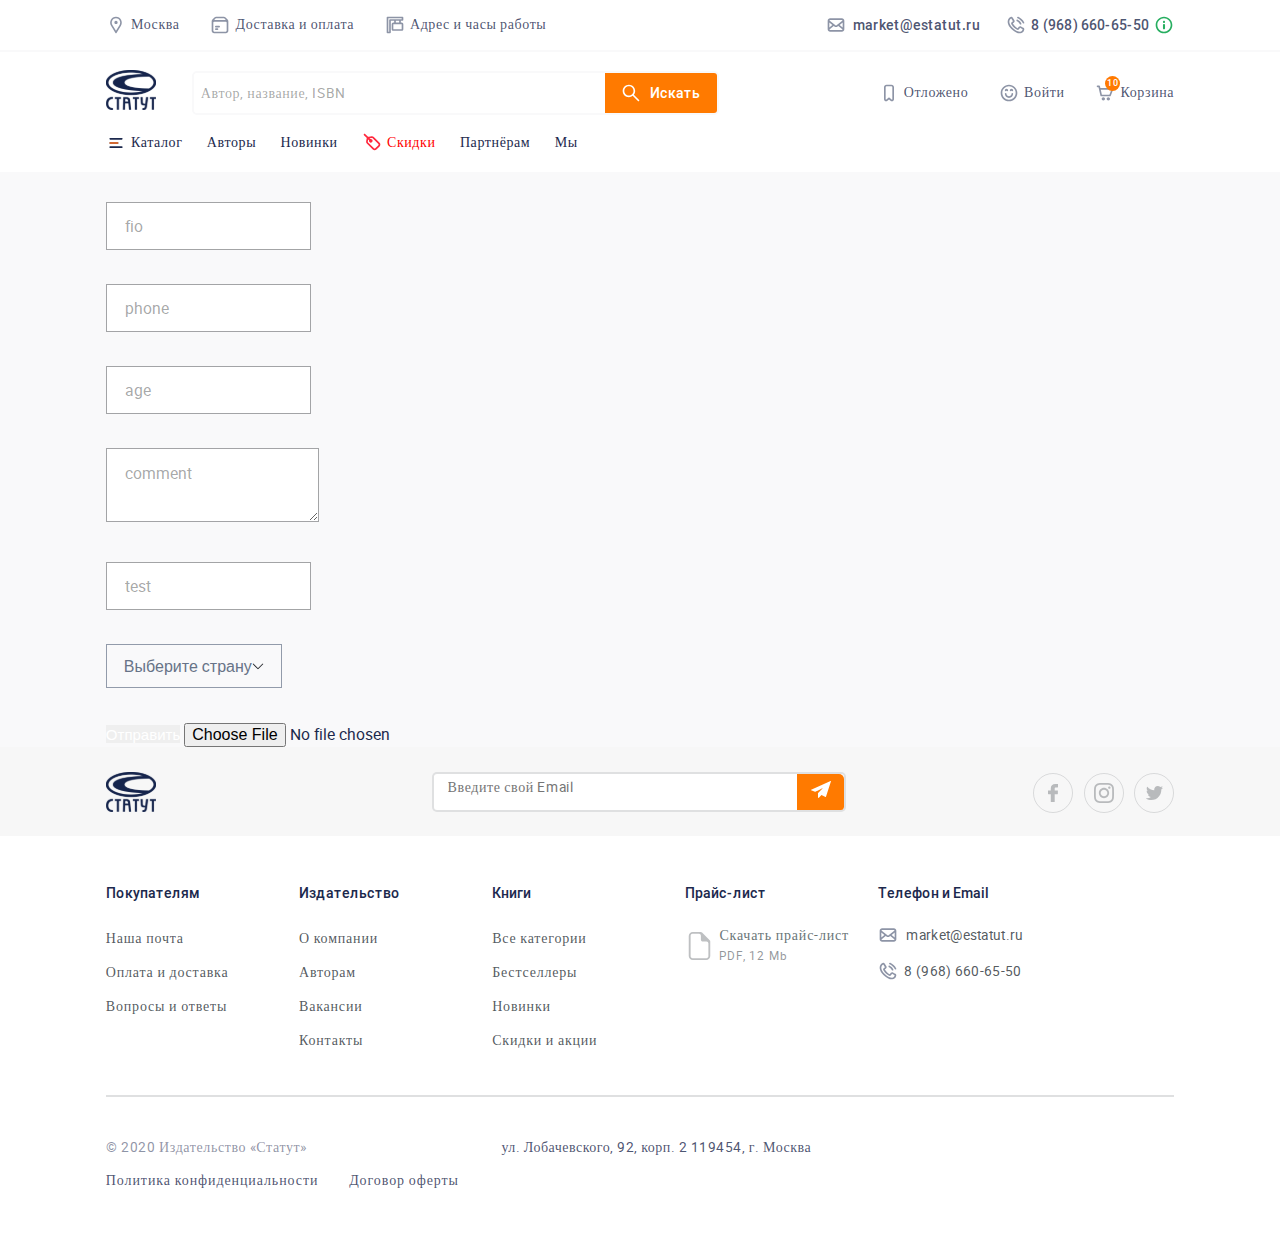
<file: form.html>
<!DOCTYPE html>
<html lang="ru">

	<head>
		<!--[if IE 6]>		<html id="section-reco_main" class="nojs ie6 ieb7 ieb8 ieb9 ieb10 split1 nosplit5 platform-PC platform-notouch"><![endif]-->
		<!--[if IE 7]>		<html id="section-reco_main" class="nojs iea6 ie7 ieb8 ieb9 ieb10 split1 nosplit5 platform-PC platform-notouch"><![endif]-->
		<!--[if IE 8]>		<html id="section-reco_main" class="nojs iea6 iea7 ie8 ieb9 ieb10 split1 nosplit5 platform-PC platform-notouch"><![endif]-->
		<!--[if IE 9]>		<html id="section-reco_main" class="nojs iea6 iea7 iea8 ie9 ieb10 split1 nosplit5 platform-PC platform-notouch"><![endif]-->
		<meta name="viewport" content="width=device-width">
		<meta name="MobileOptimized" content="320" />
		<meta name="HandheldFriendly" content="true" />
		<meta charset="utf-8">
		<meta name="viewport min-width=320px" content="min-width=320, initial-scale=1.0" />
		<!--[if lt IE 9]>

		<script src="//cdnjs.cloudflare.com/ajax/libs/html5shiv/r29/html5.min.js"></script>
	<![endif]-->
		<title>index</title>
		<link href="css/critical.css" rel="stylesheet">
		<link href="css/main.css" rel="stylesheet">
	</head>

	<body>
		<header class="header">
			<div class="header__top">
				<div class="container">
					<div class="header__wrapper">
						<nav class="navigation">
							<ul class="navigation__list">
								<li class="navigation__item">
									<a class="navigation__link" href="#">
										<svg width="20" height="20" viewBox="0 0 20 20" fill="none" xmlns="http://www.w3.org/2000/svg">
											<path fill-rule="evenodd" clip-rule="evenodd" d="M13.5843 9.87971L9.99996 15.7921L6.41557 9.87971C4.67704 7.01205 6.69699 3.30942 9.99996 3.30942C13.3029 3.30942 15.3229 7.01205 13.5843 9.87971ZM5.04793 10.7442C2.64606 6.78238 5.43673 1.66699 9.99996 1.66699C14.5632 1.66699 17.3539 6.78238 14.952 10.7442L10.5355 18.029C10.2893 18.4352 9.71064 18.4352 9.46439 18.029L5.04793 10.7442ZM10.0001 5.77305C9.11178 5.77305 8.39164 6.50839 8.39164 7.41547C8.39164 8.32256 9.11178 9.0579 10.0001 9.0579C10.8885 9.0579 11.6086 8.32256 11.6086 7.41547C11.6086 6.50839 10.8885 5.77305 10.0001 5.77305Z" fill="#1C294D" fill-opacity="0.5" />
										</svg>

										<span class="navigation__text">
									Москва
								</span>

									</a>
								</li>
								<li class="navigation__item">
									<a class="navigation__link" href="#">
										<svg width="20" height="20" viewBox="0 0 20 20" fill="none" xmlns="http://www.w3.org/2000/svg">
											<path fill-rule="evenodd" clip-rule="evenodd" d="M13.8214 1.66699H6.17847C5.51543 1.66699 4.87954 1.93038 4.4107 2.39923L2.39886 4.41107C1.93002 4.87991 1.66663 5.51579 1.66663 6.17884V7.50033V15.8337C1.66663 17.2144 2.78591 18.3337 4.16663 18.3337H15.8333C17.214 18.3337 18.3333 17.2144 18.3333 15.8337V7.50033V6.17884C18.3333 5.5158 18.0699 4.87991 17.6011 4.41107L15.5892 2.39923C15.1204 1.93039 14.4845 1.66699 13.8214 1.66699ZM15.8333 5.00033L14.4107 3.57774C14.2544 3.42146 14.0425 3.33366 13.8214 3.33366H6.17847C5.95746 3.33366 5.7455 3.42146 5.58922 3.57774L4.16663 5.00033H15.8333ZM3.33329 7.50033V15.8337C3.33329 16.2939 3.70639 16.667 4.16663 16.667H15.8333C16.2935 16.667 16.6666 16.2939 16.6666 15.8337V7.50033C16.6666 7.04009 16.2935 6.66699 15.8333 6.66699H4.16663C3.70639 6.66699 3.33329 7.04009 3.33329 7.50033ZM4.99996 14.167C4.99996 13.7068 5.37306 13.3337 5.83329 13.3337H7.49996C7.9602 13.3337 8.33329 13.7068 8.33329 14.167C8.33329 14.6272 7.9602 15.0003 7.49996 15.0003H5.83329C5.37306 15.0003 4.99996 14.6272 4.99996 14.167ZM5.83329 10.8337C5.37306 10.8337 4.99996 11.2068 4.99996 11.667C4.99996 12.1272 5.37306 12.5003 5.83329 12.5003H9.16663C9.62686 12.5003 9.99996 12.1272 9.99996 11.667C9.99996 11.2068 9.62686 10.8337 9.16663 10.8337H5.83329Z" fill="#1C294D" fill-opacity="0.5" />
										</svg>

										<span class="navigation__text">
									<span>Доставка</span>
										и&nbsp;оплата
										</span>

									</a>
								</li>
								<li class="navigation__item">
									<a class="navigation__link" href="#">
										<svg width="20" height="20" viewBox="0 0 20 20" fill="none" xmlns="http://www.w3.org/2000/svg">
											<path fill-rule="evenodd" clip-rule="evenodd" d="M2.49996 1.66699C2.03972 1.66699 1.66663 2.04009 1.66663 2.50033V17.5003C1.66663 17.9606 2.03972 18.3337 2.49996 18.3337H4.99996C5.4602 18.3337 5.83329 17.9606 5.83329 17.5003V5.83366H9.16663V7.50033H8.33329C7.41282 7.50033 6.66663 8.24652 6.66663 9.16699V14.167C6.66663 15.0875 7.41282 15.8337 8.33329 15.8337H16.6666C17.5871 15.8337 18.3333 15.0875 18.3333 14.167V9.16699C18.3333 8.24652 17.5871 7.50033 16.6666 7.50033H15.8333V5.83366H17.5C17.9602 5.83366 18.3333 5.46056 18.3333 5.00033V2.50033C18.3333 2.04009 17.9602 1.66699 17.5 1.66699H2.49996ZM15 4.16699H16.6666V3.33366H3.33329V16.667H4.16663V5.00033C4.16663 4.54009 4.53972 4.16699 4.99996 4.16699H9.99996H15ZM14.1666 5.83366V7.50033H10.8333V5.83366H14.1666ZM9.99996 14.167H15H16.6666V12.5003V10.8337V9.16699H15H9.99996H8.33329V10.8337V12.5003V14.167H9.99996Z" fill="#1C294D" fill-opacity="0.5" />
										</svg>

										<span class="navigation__text">
									Адрес и часы работы
								</span>

									</a>
								</li>
							</ul>

						</nav>

						<address class="address">
							<a class="address__link" href="mailto:market@estatut.ru">
								<svg width="22" height="20" viewBox="0 0 22 20" fill="none" xmlns="http://www.w3.org/2000/svg">
									<g id="Communications/Communication 1 - 24px">
										<path id="Icon" fill-rule="evenodd" clip-rule="evenodd" d="M4.16663 3.33301C2.78591 3.33301 1.66663 4.4523 1.66663 5.83301V14.1663C1.66663 15.5471 2.78591 16.6663 4.16663 16.6663H15.8333C17.214 16.6663 18.3333 15.5471 18.3333 14.1663V5.83301C18.3333 4.4523 17.214 3.33301 15.8333 3.33301H4.16663ZM3.40939 5.48462C3.5413 5.19837 3.83076 4.99967 4.16663 4.99967H15.8333C16.1692 4.99967 16.4586 5.19837 16.5905 5.48462L10.5116 10.2127C10.2107 10.4468 9.78927 10.4468 9.48834 10.2127L3.40939 5.48462ZM3.33329 7.53687V12.3871L6.3438 9.87838L3.33329 7.53687ZM3.40238 14.4991C3.53083 14.7937 3.82468 14.9997 4.16663 14.9997H15.8333C16.1752 14.9997 16.4691 14.7937 16.5975 14.4991L12.3095 10.9257L11.5348 11.5283C10.632 12.2304 9.36789 12.2304 8.46511 11.5283L7.6904 10.9257L3.40238 14.4991ZM16.6666 12.3871V7.53687L13.6561 9.87838L16.6666 12.3871Z" fill="#1C294D" fill-opacity="0.5" />
									</g>
								</svg>

								<span class="address__text">
							market@estatut.ru
						</span>

							</a>
							<a class="address__link" href="tel:+79686606550">
								<svg width="20" height="20" viewBox="0 0 20 20" fill="none" xmlns="http://www.w3.org/2000/svg">
									<g id="Devices/Device 32 - 24px">
										<g id="Icon">
											<path fill-rule="evenodd" clip-rule="evenodd" d="M5.24822 3.49769L5.24878 3.49839L5.24822 3.49769ZM5.28406 3.55396L6.9545 6.18607C6.75265 6.37559 6.53247 6.5633 6.29551 6.76533C6.09185 6.93896 5.87579 7.12316 5.64831 7.32816C5.08451 7.83626 4.97561 8.65343 5.3405 9.28938C7.27004 12.6523 9.9018 14.1825 11.0794 14.7319C11.7888 15.0629 12.5596 14.8017 12.9887 14.2608L14.1446 12.8037C14.1446 12.8037 14.1456 12.8029 14.1473 12.8026C14.1491 12.8023 14.1523 12.8026 14.1523 12.8026C14.1523 12.8026 14.1548 12.8031 14.1572 12.8046C14.8308 13.2163 15.7705 13.7758 16.6337 14.2494C16.4787 15.1763 16.1226 15.7163 15.7299 16.0463C15.3176 16.393 14.7844 16.5754 14.1897 16.6412C13.0023 16.7727 11.7968 16.416 11.5295 16.3291C11.2345 16.1797 9.61709 15.3366 7.88912 13.9704C6.10731 12.5616 4.32066 10.684 3.63734 8.53061C3.13796 6.95684 3.32626 5.8494 3.71877 5.0855C4.09821 4.34703 4.71224 3.84581 5.28406 3.55396ZM4.67978 1.99616C5.46698 1.62642 6.28098 2.01193 6.66013 2.60936L8.40765 5.36293C8.76094 5.91961 8.78516 6.73339 8.21082 7.29085C7.96467 7.52977 7.62221 7.82341 7.30354 8.09666C7.12861 8.24666 6.96085 8.39051 6.82012 8.51579C8.48078 11.3794 10.701 12.7043 11.7108 13.1888L12.8349 11.7718C13.3656 11.1028 14.3105 10.9464 15.0301 11.3862C15.6958 11.7931 16.6161 12.3407 17.4501 12.798C18.0063 13.1029 18.4042 13.7387 18.2914 14.4564C18.089 15.7456 17.5601 16.6846 16.8065 17.3181C16.0655 17.9411 15.1827 18.2054 14.3741 18.295C12.7836 18.4711 11.2623 17.9942 10.9845 17.902C10.9142 17.8787 10.8558 17.8541 10.7931 17.8225C10.4948 17.6725 8.73724 16.765 6.85136 15.2738C4.9851 13.7982 2.8804 11.6637 2.04539 9.03229C1.43204 7.09937 1.61348 5.53211 2.23262 4.32714C2.8409 3.1433 3.82598 2.39719 4.67978 1.99616Z" fill="#1C294D" fill-opacity="0.5" />
											<path fill-rule="evenodd" clip-rule="evenodd" d="M12.2587 1.743C11.8397 1.55137 11.3441 1.73456 11.1518 2.15217C10.9595 2.56977 11.1433 3.06365 11.5624 3.25528C13.5011 4.14183 15.72 5.8086 16.7339 8.10862C16.9194 8.52929 17.4119 8.72049 17.834 8.53568C18.2562 8.35087 18.448 7.86003 18.2626 7.43937C17.024 4.62988 14.4061 2.72497 12.2587 1.743ZM11.6407 4.69451C11.2283 4.48903 10.7268 4.65561 10.5206 5.06657C10.3144 5.47754 10.4816 5.97726 10.894 6.18274C11.6784 6.57363 12.2214 6.94198 12.6597 7.37882C13.0981 7.81566 13.4677 8.3567 13.8599 9.13847C14.0661 9.54943 14.5676 9.71601 14.98 9.51053C15.3924 9.30505 15.5595 8.80532 15.3533 8.39435C14.9107 7.51223 14.4455 6.80536 13.8403 6.20227C13.2352 5.59918 12.5258 5.13558 11.6407 4.69451Z" fill="#1C294D" fill-opacity="0.5" />
										</g>
									</g>
								</svg>

								<span class="address__text">
							8 (968) 660-65-50
						</span>

								<svg width="20" height="20" viewBox="0 0 20 20" fill="none" xmlns="http://www.w3.org/2000/svg">
									<g id="Interface/Interface 28 - 24px">
										<path id="Icon" fill-rule="evenodd" clip-rule="evenodd" d="M10 18.3337C5.39765 18.3337 1.66669 14.6027 1.66669 10.0003C1.66669 5.39795 5.39765 1.66699 10 1.66699C14.6024 1.66699 18.3334 5.39795 18.3334 10.0003C18.3334 14.6027 14.6024 18.3337 10 18.3337ZM10 3.33366C6.31812 3.33366 3.33335 6.31843 3.33335 10.0003C3.33335 13.6822 6.31812 16.667 10 16.667C13.6819 16.667 16.6667 13.6822 16.6667 10.0003C16.6667 6.31843 13.6819 3.33366 10 3.33366ZM10 8.95866C10.5753 8.95866 11.0417 9.42503 11.0417 10.0003V13.3337C11.0417 13.909 10.5753 14.3753 10 14.3753C9.42472 14.3753 8.95835 13.909 8.95835 13.3337V10.0003C8.95835 9.42503 9.42472 8.95866 10 8.95866ZM10 5.83366C9.42472 5.83366 8.95835 6.30003 8.95835 6.87533C8.95835 7.45062 9.42472 7.91699 10 7.91699C10.5753 7.91699 11.0417 7.45062 11.0417 6.87533C11.0417 6.30003 10.5753 5.83366 10 5.83366Z" fill="#27AE60" />
									</g>
								</svg>

							</a>

						</address>
					</div>
				</div>
			</div>
			<div class="container">

				<div class="header__middle">
					<div class="header__logo-form-wrapper">
						<div class="tablet-screen tablet-screen-burger">
							<svg width="20" height="20" viewBox="0 0 20 20" fill="none" xmlns="http://www.w3.org/2000/svg">
								<path fill-rule="evenodd" clip-rule="evenodd" d="M3.33337 5.83333C3.33337 5.3731 3.70647 5 4.16671 5H15.8334C16.2936 5 16.6667 5.3731 16.6667 5.83333C16.6667 6.29357 16.2936 6.66667 15.8334 6.66667H4.16671C3.70647 6.66667 3.33337 6.29357 3.33337 5.83333ZM3.33337 10C3.33337 9.53976 3.70647 9.16667 4.16671 9.16667H11.6667C12.1269 9.16667 12.5 9.53976 12.5 10C12.5 10.4602 12.1269 10.8333 11.6667 10.8333H4.16671C3.70647 10.8333 3.33337 10.4602 3.33337 10ZM4.16671 13.3333C3.70647 13.3333 3.33337 13.7064 3.33337 14.1667C3.33337 14.6269 3.70647 15 4.16671 15H15.8334C16.2936 15 16.6667 14.6269 16.6667 14.1667C16.6667 13.7064 16.2936 13.3333 15.8334 13.3333H4.16671Z" fill="#1C294D" />
								<path fill-rule="evenodd" clip-rule="evenodd" d="M3.33398 10.0003C3.33398 9.54009 3.70708 9.16699 4.16732 9.16699H11.6673C12.1276 9.16699 12.5007 9.54009 12.5007 10.0003C12.5007 10.4606 12.1276 10.8337 11.6673 10.8337H4.16732C3.70708 10.8337 3.33398 10.4606 3.33398 10.0003Z" fill="#FC6E1D" />
							</svg>

						</div>
						<div class="tablet-screen-logo">
							<svg width="50" height="40" viewBox="0 0 50 40" fill="none" xmlns="http://www.w3.org/2000/svg" xmlns:xlink="http://www.w3.org/1999/xlink">
								<rect id="logo" width="50" height="40" fill="url(#pattern0)" />
								<defs>
									<pattern id="pattern0" patternContentUnits="objectBoundingBox" width="1" height="1">
										<use xlink:href="#image0_381_67" transform="matrix(0.000596303 0 0 0.000745379 0 -0.00163983)" />
									</pattern>
									<image id="image0_381_67" data-name="1.png" width="1677" height="1346" xlink:href="[data-uri]" />
								</defs>
							</svg>

						</div>

						<form class='form'>
							<lable class="g-input _field" for="inputHeader"></lable>
							<input id='inputHeader' class='form__input g-input__input _inputHeader' type="text" placeholder='Автор, название, ISBN'>
							<div class="g-input__sub _error-msg">Error: invalid name</div>
							<button type="submit" class='form__button g-button'>
								<svg width="20" height="20" viewBox="0 0 20 20" fill="none" xmlns="http://www.w3.org/2000/svg">
									<g id="Interface/Interface 52 - 24px">
										<path id="Icon" fill-rule="evenodd" clip-rule="evenodd" d="M1.66671 7.91699C1.66671 11.3688 4.46493 14.167 7.91671 14.167C9.35974 14.167 10.6885 13.6779 11.7464 12.8566C11.7863 12.9409 11.8411 13.0199 11.9108 13.0896L16.9108 18.0896C17.2362 18.415 17.7639 18.415 18.0893 18.0896C18.4147 17.7641 18.4147 17.2365 18.0893 16.9111L13.0893 11.9111C13.0196 11.8414 12.9406 11.7866 12.8563 11.7467C13.6777 10.6888 14.1667 9.36002 14.1667 7.91699C14.1667 4.46521 11.3685 1.66699 7.91671 1.66699C4.46493 1.66699 1.66671 4.46521 1.66671 7.91699ZM3.33337 7.91699C3.33337 5.38569 5.3854 3.33366 7.91671 3.33366C10.448 3.33366 12.5 5.38569 12.5 7.91699C12.5 10.4483 10.448 12.5003 7.91671 12.5003C5.3854 12.5003 3.33337 10.4483 3.33337 7.91699Z" fill="white" />
									</g>
								</svg>

								Искать</button>
						</form>
						<div class='tablet-screen tablet-screen-shopcart'>
							<div class="g-shopcart">
								<span class='g-shopcart__counter'>10</span>
								<svg width="20" height="20" viewBox="0 0 20 20" fill="none" xmlns="http://www.w3.org/2000/svg">
									<g id="Shopping/Icon 1 - 24px">
										<path id="Icon" fill-rule="evenodd" clip-rule="evenodd" d="M2.50002 2.5C2.03978 2.5 1.66669 2.8731 1.66669 3.33333C1.66669 3.79357 2.03978 4.16667 2.50002 4.16667V3.33333L2.50003 4.16667H2.50006H2.5002H2.5003H2.50042H2.50056H2.50073H2.50161H2.50283H2.50357H2.50397H2.5044H2.5063H2.50854H2.50915H2.50978H2.51111H2.54315H2.66278H3.07294H3.5015L5.43741 12.6847C5.53722 13.1239 5.96695 13.4025 6.40589 13.3186C6.45662 13.3283 6.50898 13.3333 6.56252 13.3333H15C15.3474 13.3333 15.6583 13.1179 15.7803 12.7926L18.2803 6.12594C18.3763 5.87002 18.3406 5.58332 18.185 5.35867C18.0293 5.13403 17.7733 5 17.5 5H5.40006L4.9793 3.14865C4.89307 2.76924 4.55577 2.5 4.16669 2.5H3.07294H2.66278H2.54315H2.53806H2.53328H2.53213H2.531H2.5288H2.52463H2.51723H2.51639H2.51558H2.51478H2.51401H2.51325H2.51252H2.51111H2.5063H2.5044H2.50397H2.50357H2.50283H2.50073H2.50042H2.5003H2.5002H2.50006H2.50003L2.50002 3.33333V2.5ZM5.77885 6.66667L6.91521 11.6667H14.4225L16.2975 6.66667H5.77885ZM8.33335 14.1667C7.41288 14.1667 6.66669 14.9129 6.66669 15.8333C6.66669 16.7538 7.41288 17.5 8.33335 17.5C9.25383 17.5 10 16.7538 10 15.8333C10 14.9129 9.25383 14.1667 8.33335 14.1667ZM11.6667 15.8333C11.6667 14.9129 12.4129 14.1667 13.3334 14.1667C14.2538 14.1667 15 14.9129 15 15.8333C15 16.7538 14.2538 17.5 13.3334 17.5C12.4129 17.5 11.6667 16.7538 11.6667 15.8333Z" fill="#1C294D" fill-opacity="0.5" />
									</g>
								</svg>

							</div>

						</div>
					</div>


					<nav class="navigation navigation--header-middle">
						<ul class="navigation__list">
							<li class="navigation__item">
								<a class="navigation__link" href="#">
									<svg width="20" height="20" viewBox="0 0 20 20" fill="none" xmlns="http://www.w3.org/2000/svg">
										<g id="Interface/Interface 100 - 24px">
											<path id="Icon" fill-rule="evenodd" clip-rule="evenodd" d="M6.66667 4.1818C6.66667 3.71884 7.03976 3.34353 7.5 3.34353H12.5C12.9602 3.34353 13.3333 3.71884 13.3333 4.1818V16.2339C13.3333 16.5967 12.9061 16.7882 12.6379 16.5454L10.5575 14.6619C10.2405 14.375 9.75945 14.375 9.44253 14.6619L7.36207 16.5454C7.09393 16.7882 6.66667 16.5967 6.66667 16.2339V4.1818ZM7.5 1.66699H12.5C13.8807 1.66699 15 2.79291 15 4.1818V16.2339C15 18.0482 12.8637 19.0053 11.523 17.7916L10 16.4128L8.47701 17.7916C7.13633 19.0053 5 18.0482 5 16.2339V4.1818C5 2.79291 6.11929 1.66699 7.5 1.66699Z" fill="#1C294D" fill-opacity="0.5" />
										</g>
									</svg>

									<span class="navigation__text">
								Отложено
							</span>
								</a>
							</li>
							<li class="navigation__item">
								<a class="navigation__link" href="#">
									<svg width="20" height="20" viewBox="0 0 20 20" fill="none" xmlns="http://www.w3.org/2000/svg">
										<g id="Interface/Interface 166 - 24px">
											<path id="Icon" fill-rule="evenodd" clip-rule="evenodd" d="M1.66663 10.0003C1.66663 14.6027 5.39759 18.3337 9.99996 18.3337C14.6023 18.3337 18.3333 14.6027 18.3333 10.0003C18.3333 5.39795 14.6023 1.66699 9.99996 1.66699C5.39759 1.66699 1.66663 5.39795 1.66663 10.0003ZM3.33329 10.0003C3.33329 6.31843 6.31806 3.33366 9.99996 3.33366C13.6819 3.33366 16.6666 6.31843 16.6666 10.0003C16.6666 13.6822 13.6819 16.667 9.99996 16.667C6.31806 16.667 3.33329 13.6822 3.33329 10.0003ZM7.49996 10.8337C7.49996 10.3734 7.12686 10.0003 6.66663 10.0003C6.20639 10.0003 5.83329 10.3734 5.83329 10.8337C5.83329 13.1348 7.69877 15.0003 9.99996 15.0003C12.3011 15.0003 14.1666 13.1348 14.1666 10.8337C14.1666 10.3734 13.7935 10.0003 13.3333 10.0003C12.8731 10.0003 12.5 10.3734 12.5 10.8337C12.5 12.2144 11.3807 13.3337 9.99996 13.3337C8.61925 13.3337 7.49996 12.2144 7.49996 10.8337ZM6.66663 8.33366C7.12686 8.33366 7.49996 7.96056 7.49996 7.50033C7.49996 7.96056 7.87306 8.33366 8.33329 8.33366C8.79353 8.33366 9.16663 7.96056 9.16663 7.50033C9.16663 6.57985 8.42043 5.83366 7.49996 5.83366C6.57948 5.83366 5.83329 6.57985 5.83329 7.50033C5.83329 7.96056 6.20639 8.33366 6.66663 8.33366ZM12.5 7.50033C12.5 7.96056 12.1269 8.33366 11.6666 8.33366C11.2064 8.33366 10.8333 7.96056 10.8333 7.50033C10.8333 6.57985 11.5795 5.83366 12.5 5.83366C13.4204 5.83366 14.1666 6.57985 14.1666 7.50033C14.1666 7.96056 13.7935 8.33366 13.3333 8.33366C12.8731 8.33366 12.5 7.96056 12.5 7.50033Z" fill="#1C294D" fill-opacity="0.5" />
										</g>
									</svg>

									<span class="navigation__text">
								Войти
							</span>
								</a>
							</li>

							<li class="navigation__item">
								<a class="navigation__link" href="#">

									<div class="g-shopcart">
										<span class='g-shopcart__counter'>10</span>
										<svg width="20" height="20" viewBox="0 0 20 20" fill="none" xmlns="http://www.w3.org/2000/svg">
											<g id="Shopping/Icon 1 - 24px">
												<path id="Icon" fill-rule="evenodd" clip-rule="evenodd" d="M2.50002 2.5C2.03978 2.5 1.66669 2.8731 1.66669 3.33333C1.66669 3.79357 2.03978 4.16667 2.50002 4.16667V3.33333L2.50003 4.16667H2.50006H2.5002H2.5003H2.50042H2.50056H2.50073H2.50161H2.50283H2.50357H2.50397H2.5044H2.5063H2.50854H2.50915H2.50978H2.51111H2.54315H2.66278H3.07294H3.5015L5.43741 12.6847C5.53722 13.1239 5.96695 13.4025 6.40589 13.3186C6.45662 13.3283 6.50898 13.3333 6.56252 13.3333H15C15.3474 13.3333 15.6583 13.1179 15.7803 12.7926L18.2803 6.12594C18.3763 5.87002 18.3406 5.58332 18.185 5.35867C18.0293 5.13403 17.7733 5 17.5 5H5.40006L4.9793 3.14865C4.89307 2.76924 4.55577 2.5 4.16669 2.5H3.07294H2.66278H2.54315H2.53806H2.53328H2.53213H2.531H2.5288H2.52463H2.51723H2.51639H2.51558H2.51478H2.51401H2.51325H2.51252H2.51111H2.5063H2.5044H2.50397H2.50357H2.50283H2.50073H2.50042H2.5003H2.5002H2.50006H2.50003L2.50002 3.33333V2.5ZM5.77885 6.66667L6.91521 11.6667H14.4225L16.2975 6.66667H5.77885ZM8.33335 14.1667C7.41288 14.1667 6.66669 14.9129 6.66669 15.8333C6.66669 16.7538 7.41288 17.5 8.33335 17.5C9.25383 17.5 10 16.7538 10 15.8333C10 14.9129 9.25383 14.1667 8.33335 14.1667ZM11.6667 15.8333C11.6667 14.9129 12.4129 14.1667 13.3334 14.1667C14.2538 14.1667 15 14.9129 15 15.8333C15 16.7538 14.2538 17.5 13.3334 17.5C12.4129 17.5 11.6667 16.7538 11.6667 15.8333Z" fill="#1C294D" fill-opacity="0.5" />
											</g>
										</svg>

									</div>


									<span class="navigation__text">
								Корзина
							</span>
								</a>
							</li>
						</ul>
					</nav>
				</div>
				<div class="header__bottom">
					<svg width="20" height="20" viewBox="0 0 20 20" fill="none" xmlns="http://www.w3.org/2000/svg">
						<path fill-rule="evenodd" clip-rule="evenodd" d="M3.33337 5.83333C3.33337 5.3731 3.70647 5 4.16671 5H15.8334C16.2936 5 16.6667 5.3731 16.6667 5.83333C16.6667 6.29357 16.2936 6.66667 15.8334 6.66667H4.16671C3.70647 6.66667 3.33337 6.29357 3.33337 5.83333ZM3.33337 10C3.33337 9.53976 3.70647 9.16667 4.16671 9.16667H11.6667C12.1269 9.16667 12.5 9.53976 12.5 10C12.5 10.4602 12.1269 10.8333 11.6667 10.8333H4.16671C3.70647 10.8333 3.33337 10.4602 3.33337 10ZM4.16671 13.3333C3.70647 13.3333 3.33337 13.7064 3.33337 14.1667C3.33337 14.6269 3.70647 15 4.16671 15H15.8334C16.2936 15 16.6667 14.6269 16.6667 14.1667C16.6667 13.7064 16.2936 13.3333 15.8334 13.3333H4.16671Z" fill="#1C294D" />
						<path fill-rule="evenodd" clip-rule="evenodd" d="M3.33398 10.0003C3.33398 9.54009 3.70708 9.16699 4.16732 9.16699H11.6673C12.1276 9.16699 12.5007 9.54009 12.5007 10.0003C12.5007 10.4606 12.1276 10.8337 11.6673 10.8337H4.16732C3.70708 10.8337 3.33398 10.4606 3.33398 10.0003Z" fill="#FC6E1D" />
					</svg>

					<nav class="navigation ">
						<ul class="navigation__list">
							<li class="navigation__item">
								<a class="navigation__link" href="#">

									<span class="navigation__text">
								Каталог
							</span>
								</a>
							</li>
							<li class="navigation__item">
								<a class="navigation__link" href="#">

									<span class="navigation__text">
								Авторы
							</span>
								</a>
							</li>

							<li class="navigation__item">
								<a class="navigation__link" href="#">

									<span class="navigation__text">
								Новинки
							</span>
								</a>
							</li>
							<li class="navigation__item navigation__item--decor">
								<a class="navigation__link" href="#">
									<svg width="20" height="20" viewBox="0 0 20 20" fill="none" xmlns="http://www.w3.org/2000/svg">
										<g id="Shopping/Icon 16 - 24px">
											<path id="Icon" fill-rule="evenodd" clip-rule="evenodd" d="M1.91819 1.91855C2.25361 1.58314 2.79744 1.58314 3.13286 1.91855L6.06389 4.8495C6.30837 4.73771 6.57322 4.66299 6.85107 4.63217L9.70855 4.31517C10.4864 4.22888 11.2613 4.50076 11.8147 5.05414L17.5786 10.8179C18.5849 11.8242 18.5849 13.4556 17.5786 14.4618L14.4614 17.579C13.4551 18.5852 11.8236 18.5852 10.8174 17.579L4.82788 11.5896C4.22584 10.9876 3.96006 10.1271 4.11777 9.29042L4.60307 6.71583C4.64788 6.47813 4.72471 6.25263 4.82881 6.04374L1.91819 3.13319C1.58277 2.79778 1.58277 2.25397 1.91819 1.91855ZM7.03955 8.25442L6.21628 7.43117L5.80585 9.6086C5.75328 9.88748 5.84187 10.1743 6.04255 10.375L12.032 16.3643C12.3675 16.6998 12.9113 16.6998 13.2467 16.3643L16.3639 13.2472C16.6993 12.9118 16.6993 12.368 16.3639 12.0326L10.6 6.26878C10.4155 6.08432 10.1572 5.99369 9.89796 6.02245L7.50261 6.28819L8.2744 7.05996C8.88948 6.88505 9.57852 7.03973 10.0628 7.52398C10.7743 8.2355 10.7743 9.3891 10.0628 10.1006C9.35125 10.8121 8.19762 10.8121 7.48608 10.1006C6.98657 9.60112 6.83773 8.88376 7.03955 8.25442Z" fill="#FF283D" />
										</g>
									</svg>

									<span class="navigation__text">
								Скидки
							</span>
								</a>
							</li>
							<li class="navigation__item">
								<a class="navigation__link" href="#">

									<span class="navigation__text">
								Партнёрам
							</span>
								</a>
							</li>
							<li class="navigation__item">
								<a class="navigation__link" href="#">

									<span class="navigation__text">
								Мы
							</span>
								</a>
							</li>
						</ul>
					</nav>
				</div>
			</div>
		</header>

		<div class="site-content">

			<div class="container">
				<form onsubmit="o2.form.submit(event)">
					<label class="g-input _field" data-code="fio" data-call="empty">
						<input name="name" type="text" class="g-input__input" placeholder="fio">
						<div class="g-input__sub _error-msg">Error: invalid name</div>
					</label> <br /> <br />
					<label class="g-input _field" data-code="phone" data-call="empty">
						<input name="phone" type="text" class="g-input__input  _phone-mask" placeholder="phone">
						<div class="g-input__sub _error-msg">Error: invalid name</div>
					</label> <br /> <br />
					<label class="g-input _field" data-code="age" data-call="empty">
						<input name="empty" type="text" class="g-input__input" placeholder="age">
						<div class="g-input__sub _error-msg">Error: invalid name</div>
					</label>
					<br />
					<br />
					<label class="g-input _field" data-code="comment" data-call="empty">
						<textarea name="some" class="g-input__input g-input__input--textarea" placeholder="comment"></textarea>
						<div class="g-input__sub _error-msg">Error: invalid name</div>
					</label>
					<br />
					<br />
					<label class="g-input _field" data-code="test" data-call="empty test">
						<input name="IIren" type="text" class="g-input__input" placeholder="test">
						<div class="g-input__sub _error-msg">Error: invalid name</div>
					</label>
					<br />
					<br />
					<label class="g-input _field" data-call="selected">
						<div class="g-select _select">
							<input type="hidden" class="_selected-value" />
							<div class="g-select__selected" onclick="o2.gSelect.toggle(this)">
								<div class="g-select__selected-name _selected-text">Выберите страну</div>
								<div class="g-select__arrow">
									<svg width="13" height="8" viewBox="0 0 13 8" fill="none" xmlns="http://www.w3.org/2000/svg">
										<path d="M11.6042 0.877323L11.6041 0.877358L6.49996 5.99154L1.38574 0.877323C1.20497 0.696556 0.9113 0.696556 0.730533 0.877323C0.549767 1.05809 0.549767 1.35176 0.730533 1.53253L6.16232 6.96431C6.25248 7.05448 6.36605 7.09988 6.48992 7.09988C6.60306 7.09988 6.72691 7.05492 6.81752 6.96431L12.2488 1.53305C12.4403 1.35222 12.4402 1.05811 12.2594 0.877323C12.0786 0.696556 11.7849 0.696557 11.6042 0.877323Z" fill="#191C21" stroke="#191C21" stroke-width="0.1" />
									</svg>

								</div>
							</div>
							<div class="g-select__list _options">
								<ul class="g-select__items">
									<li data-value="code-Australia" class="g-select__item _option g-select__item--active" onclick="o2.gSelect.selecttItem(this)">Australia</li>
									<li data-value="code-Argentina" class="g-select__item _option" onclick="o2.gSelect.selecttItem(this)">Argentina</li>
									<li data-value="code-Belgium" class="g-select__item _option" onclick="o2.gSelect.selecttItem(this)">Belgium</li>
									<li data-value="code-Canada" class="g-select__item _option" onclick="o2.gSelect.selecttItem(this)">Canada</li>
									<li data-value="code-Italy" class="g-select__item _option" onclick="o2.gSelect.selecttItem(this)">Italy</li>
									<li data-value="code-New Zealand" class="g-select__item _option" onclick="o2.gSelect.selecttItem(this)">New Zealand</li>
								</ul>
							</div>
						</div>
						<div class="g-input__sub _error-msg">Error: invalid name</div>
					</label>
					<br />
					<br />
					<input class="g-button" type="submit" value="Отправить" />
					<input type="file" name="fidler">
					<div class="form-errors _global-errors"></div>
				</form>
			</div>
			<style>
				.form-errors {
					padding: 10px;
					border: 1px solid red;
					display: none;
				}

				.form-errors.show {
					display: block;
				}

				.g-input__sub--width {
					width: 120px;
				}
			</style>

		</div>
		<footer class='footer footer--desktop'>
			<div class="footer__header">
				<div class="footer__container container">
					<div class="footer__header-wrap">
						<div class="footer__header-logo">
							<svg width="50" height="40" viewBox="0 0 50 40" fill="none" xmlns="http://www.w3.org/2000/svg" xmlns:xlink="http://www.w3.org/1999/xlink">
								<rect id="logo" width="50" height="40" fill="url(#pattern0)" />
								<defs>
									<pattern id="pattern0" patternContentUnits="objectBoundingBox" width="1" height="1">
										<use xlink:href="#image0_381_67" transform="matrix(0.000596303 0 0 0.000745379 0 -0.00163983)" />
									</pattern>
									<image id="image0_381_67" data-name="1.png" width="1677" height="1346" xlink:href="[data-uri]" />
								</defs>
							</svg>

						</div>
						<form action="#" class="footer__header-form">
							<lable class="g-input _field">
								<input class="footer__header-input" placeholder='Введите свой Email и получите скидку'>
							</lable>
							<button class="footer__header-btn">
								<svg width="20" height="20" viewBox="0 0 20 20" fill="none" xmlns="http://www.w3.org/2000/svg">
									<g id="Icons/20x20/White/Send r:15">
										<path id="Shape" d="M19.8982 1.07111C19.8091 0.996269 19.6824 0.978905 19.5751 1.02664L0.172992 9.66668C0.068538 9.71321 0.00127346 9.8131 1.78558e-05 9.92347C-0.00123775 10.0338 0.0638145 10.1351 0.167252 10.1838L4 11.8416C4.10069 11.889 12 7.89921 12 7.89921L7.13411 13.1238C7.04792 13.2164 7 13.3381 7 13.4646V17.5C7 17.9501 7.54822 18.171 7.8603 17.8467L10.49 15.1136L14.4912 17.0546C14.5694 17.0904 14.66 17.0919 14.7394 17.0588C14.8189 17.0256 14.8794 16.9611 14.9054 16.8819L19.9862 1.37236C20.0218 1.26406 19.9871 1.14595 19.8982 1.07111Z" fill="white" />
									</g>
								</svg>

							</button>
						</form>
					</div>


					<ul class="footer__header-list">
						<li class="footer__header-item">
							<a href="#" class="footer__header-link">
								<svg width="20" height="20" viewBox="0 0 20 20" fill="none" xmlns="http://www.w3.org/2000/svg">
									<g id="Icons/Facebook 20x20 Dark">
										<path id="Shape Copy" d="M14.6234 1.00375L12.2249 1C9.5302 1 7.78878 2.73871 7.78878 5.42982V7.47227H5.37715C5.16875 7.47227 5 7.63668 5 7.83949V10.7988C5 11.0016 5.16895 11.1658 5.37715 11.1658H7.78878V18.633C7.78878 18.8358 7.95753 19 8.16593 19H11.3124C11.5208 19 11.6896 18.8356 11.6896 18.633V11.1658H14.5093C14.7177 11.1658 14.8865 11.0016 14.8865 10.7988L14.8876 7.83949C14.8876 7.74211 14.8478 7.64886 14.7772 7.57994C14.7066 7.51103 14.6103 7.47227 14.5103 7.47227H11.6896V5.74086C11.6896 4.90868 11.8933 4.48622 13.0073 4.48622L14.623 4.48566C14.8312 4.48566 15 4.32124 15 4.11863V1.37077C15 1.16835 14.8314 1.00412 14.6234 1.00375Z" fill="#282F36" fill-opacity="0.3" />
									</g>
								</svg>

							</a>
						</li>
						<li class="footer__header-item">
							<a href="#" class="footer__header-link">
								<svg width="20" height="20" viewBox="0 0 20 20" fill="none" xmlns="http://www.w3.org/2000/svg">
									<g id="Icons/20x20/Dark/Social Network/Instagram">
										<path id="Fill 1" fill-rule="evenodd" clip-rule="evenodd" d="M9.99687 0.00585938C7.28187 0.00585938 6.94143 0.0173673 5.87516 0.0660181C4.81111 0.11455 4.0844 0.283558 3.44853 0.530701C2.79115 0.786137 2.23365 1.12796 1.67786 1.68372C1.1221 2.23951 0.780278 2.79701 0.524841 3.45439C0.277698 4.09026 0.10869 4.81697 0.0601587 5.88102C0.0115079 6.94729 0 7.28772 0 10.0027C0 12.7177 0.0115079 13.0581 0.0601587 14.1244C0.10869 15.1884 0.277698 15.9151 0.524841 16.551C0.780278 17.2084 1.1221 17.7659 1.67786 18.3217C2.23365 18.8774 2.79115 19.2193 3.44853 19.4747C4.0844 19.7219 4.81111 19.8909 5.87516 19.9394C6.94143 19.988 7.28187 19.9995 9.99687 19.9995C12.7118 19.9995 13.0523 19.988 14.1185 19.9394C15.1826 19.8909 15.9093 19.7219 16.5452 19.4747C17.2025 19.2193 17.76 18.8774 18.3158 18.3217C18.8716 17.7659 19.2134 17.2084 19.4689 16.551C19.716 15.9151 19.885 15.1884 19.9335 14.1244C19.9822 13.0581 19.9937 12.7177 19.9937 10.0027C19.9937 7.28772 19.9822 6.94729 19.9335 5.88102C19.885 4.81697 19.716 4.09026 19.4689 3.45439C19.2134 2.79701 18.8716 2.23951 18.3158 1.68372C17.76 1.12796 17.2025 0.786137 16.5452 0.530701C15.9093 0.283558 15.1826 0.11455 14.1185 0.0660181C13.0523 0.0173673 12.7118 0.00585938 9.99687 0.00585938ZM9.99687 1.80709C12.6661 1.80709 12.9823 1.81729 14.0364 1.86538C15.0111 1.90983 15.5404 2.07268 15.8927 2.20959C16.3593 2.39094 16.6923 2.60757 17.0421 2.95741C17.392 3.30721 17.6086 3.64022 17.79 4.10685C17.9269 4.45911 18.0897 4.98844 18.1342 5.96312C18.1823 7.01725 18.1925 7.33344 18.1925 10.0027C18.1925 12.672 18.1823 12.9882 18.1342 14.0423C18.0897 15.017 17.9269 15.5463 17.79 15.8986C17.6086 16.3652 17.392 16.6982 17.0421 17.048C16.6923 17.3978 16.3593 17.6145 15.8927 17.7958C15.5404 17.9327 15.0111 18.0956 14.0364 18.14C12.9825 18.1881 12.6663 18.1983 9.99687 18.1983C7.32738 18.1983 7.01127 18.1881 5.95726 18.14C4.98258 18.0956 4.45325 17.9327 4.10099 17.7958C3.63437 17.6145 3.30135 17.3978 2.95155 17.048C2.60175 16.6982 2.38508 16.3652 2.20373 15.8986C2.06683 15.5463 1.90397 15.017 1.85952 14.0423C1.81143 12.9882 1.80123 12.672 1.80123 10.0027C1.80123 7.33344 1.81143 7.01725 1.85952 5.96312C1.90397 4.98844 2.06683 4.45911 2.20373 4.10685C2.38508 3.64022 2.60171 3.30721 2.95155 2.95741C3.30135 2.60757 3.63437 2.39094 4.10099 2.20959C4.45325 2.07268 4.98258 1.90983 5.95726 1.86538C7.01139 1.81729 7.32758 1.80709 9.99687 1.80709Z" fill="#282F36" fill-opacity="0.3" />
										<path id="Fill 4" fill-rule="evenodd" clip-rule="evenodd" d="M9.99687 13.3359C8.15648 13.3359 6.66457 11.844 6.66457 10.0036C6.66457 8.16325 8.15648 6.67135 9.99687 6.67135C11.8372 6.67135 13.3291 8.16325 13.3291 10.0036C13.3291 11.844 11.8372 13.3359 9.99687 13.3359ZM9.99687 4.87012C7.16168 4.87012 4.86334 7.16845 4.86334 10.0036C4.86334 12.8388 7.16168 15.1371 9.99687 15.1371C12.832 15.1371 15.1304 12.8388 15.1304 10.0036C15.1304 7.16845 12.832 4.87012 9.99687 4.87012Z" fill="#282F36" fill-opacity="0.3" />
										<path id="Fill 5" fill-rule="evenodd" clip-rule="evenodd" d="M16.5328 4.66644C16.5328 5.32898 15.9957 5.86604 15.3331 5.86604C14.6706 5.86604 14.1335 5.32898 14.1335 4.66644C14.1335 4.0039 14.6706 3.4668 15.3331 3.4668C15.9957 3.4668 16.5328 4.0039 16.5328 4.66644Z" fill="#282F36" fill-opacity="0.3" />
									</g>
								</svg>

							</a>
						</li>
						<li class="footer__header-item">
							<a href="#" class="footer__header-link">
								<svg width="20" height="20" viewBox="0 0 20 20" fill="none" xmlns="http://www.w3.org/2000/svg">
									<g id="Icons/Twitter 20x20 Dark">
										<path id="Shape Copy 3" d="M18.9801 4.66757C18.9558 4.63853 18.9156 4.62867 18.8813 4.64451C18.373 4.87248 17.8383 5.03636 17.2876 5.13318C17.8723 4.68852 18.3079 4.07275 18.5313 3.36668C18.5421 3.33288 18.5309 3.29591 18.5036 3.27391C18.4761 3.2519 18.438 3.24909 18.4078 3.26722C17.7493 3.66206 17.0362 3.94037 16.2871 4.09476C15.6234 3.39837 14.6966 3 13.7374 3C11.7866 3 10.1998 4.60438 10.1998 6.57649C10.1998 6.81501 10.2226 7.05125 10.2678 7.28062C7.56595 7.11198 5.03956 5.80053 3.32175 3.67034C3.30417 3.64851 3.27753 3.63636 3.24967 3.63918C3.22198 3.64129 3.19726 3.65714 3.18333 3.68125C2.86993 4.22485 2.70434 4.84677 2.70434 5.47944C2.70434 6.57596 3.19709 7.60118 4.03614 8.27768C3.60416 8.22522 3.18229 8.08774 2.80185 7.87421C2.77625 7.8596 2.74439 7.85978 2.7188 7.87474C2.6932 7.88953 2.67701 7.91699 2.67631 7.94691L2.67596 7.99268C2.67596 9.56748 3.70236 10.9502 5.16266 11.4093C4.77804 11.472 4.37897 11.4678 3.98669 11.3921C3.95779 11.3866 3.92749 11.3967 3.90764 11.4192C3.88797 11.4417 3.88135 11.4732 3.89041 11.5017C4.3283 12.8836 5.54501 13.8527 6.96125 13.9734C5.77989 14.8485 4.3835 15.3095 2.90806 15.3095C2.63627 15.3095 2.36256 15.2932 2.09442 15.2613C2.05612 15.2569 2.01816 15.28 2.00493 15.3171C1.9917 15.3546 2.0058 15.3965 2.03888 15.4178C3.6355 16.4531 5.48163 17 7.37791 17C13.5807 17 17.2872 11.9059 17.2872 6.98119C17.2872 6.84406 17.2846 6.70763 17.2792 6.57156C17.9483 6.07673 18.5228 5.47099 18.9859 4.76985C19.0066 4.73851 19.0044 4.69679 18.9801 4.66757Z" fill="#282F36" fill-opacity="0.3" />
									</g>
								</svg>

							</a>
						</li>

					</ul>


				</div>
			</div>
			<div class="container">
				<div class="footer__body-desk   ">
					<div class="footer__body-desk-nav">
						<h3 class="footer__body-desk-nav-title3">
							Покупателям
						</h3>
						<ul class="footer__body-desk-list">
							<li class="footer__body-desk-item">
								<a href="#" class="footer__body-desk-link">
									Наша&nbsp;почта
								</a>
							</li>
							<li class="footer__body-desk-item">
								<a href="#" class="footer__body-desk-link">
									Оплата&nbsp;и&nbsp;доставка
								</a>
							</li>
							<li class="footer__body-desk-item">
								<a href="#" class="footer__body-desk-link">
									Вопросы&nbsp;и&nbsp;ответы
								</a>
							</li>
						</ul>

					</div>
					<div class="footer__body-desk-nav">
						<h3 class="footer__body-desk-nav-title3">
							Издательство
						</h3>
						<ul class="footer__body-desk-list">
							<li class="footer__body-desk-item">
								<a href="#" class="footer__body-desk-link">
									О&nbsp;компании
								</a>
							</li>
							<li class="footer__body-desk-item">
								<a href="#" class="footer__body-desk-link">
									Авторам
								</a>
							</li>
							<li class="footer__body-desk-item">
								<a href="#" class="footer__body-desk-link">
									Вакансии
								</a>
							</li>
							<li class="footer__body-desk-item">
								<a href="#" class="footer__body-desk-link">
									Контакты
								</a>
							</li>
						</ul>

					</div>
					<div class="footer__body-desk-nav">
						<h3 class="footer__body-desk-nav-title3">
							Книги
						</h3>
						<ul class="footer__body-desk-list">
							<li class="footer__body-desk-item">
								<a href="#" class="footer__body-desk-link">
									Все&nbsp;категории
								</a>
							</li>
							<li class="footer__body-desk-item">
								<a href="#" class="footer__body-desk-link">
									Бестселлеры
								</a>
							</li>
							<li class="footer__body-desk-item">
								<a href="#" class="footer__body-desk-link">
									Новинки
								</a>
							</li>
							<li class="footer__body-desk-item">
								<a href="#" class="footer__body-desk-link">
									Скидки&nbsp;и&nbsp;акции
								</a>
							</li>
						</ul>

					</div>
					<div class="footer__body-desk-nav">
						<h3 class="footer__body-desk-nav-title3">
							Прайс-лист
						</h3>
						<ul class="footer__body-desk-list">
							<li class="footer__body-desk-item">
								<a href="#" class="footer__body-desk-link footer__body-desk-link--flex">
									<svg width="30" height="30" viewBox="0 0 30 30" fill="none" xmlns="http://www.w3.org/2000/svg">
										<g id="Icons/30x30/Dark/File">
											<path id="Shape" fill-rule="evenodd" clip-rule="evenodd" d="M16.7976 0C17.3302 0 17.8407 0.212418 18.2162 0.590173L26.4186 8.84355C26.791 9.21826 27 9.72509 27 10.2534V25.7143C27 28.08 25.0919 30 22.7407 30H8.25926C5.90815 30 4 28.0822 4 25.7143V4.28571C4 1.92 5.90815 0 8.25926 0H16.7976ZM23 28C24.1046 28 25 27.1046 25 26V12.0727C25 10.9401 24.0605 10.0336 22.9286 10.074L19.0714 10.2117C17.9395 10.2522 17 9.34557 17 8.21301V4C17 2.89543 16.1046 2 15 2H8C6.89543 2 6 2.89543 6 4V26C6 27.1046 6.89543 28 8 28H23Z" fill="#282F36" fill-opacity="0.3" />
										</g>
									</svg>

									<p class="footer__body-desk-link-text">
										Скачать прайс-лист
										<span class="footer__body-desk-link-span">
									PDF, 12 Mb
								</span>

									</p>

								</a>
							</li>

						</ul>

					</div>
					<div class="footer__body-desk-nav">
						<h3 class="footer__body-desk-nav-title3">
							Телефон&nbsp;и&nbsp;Email
						</h3>
						<ul class="footer__body-desk-list">
							<li class="footer__body-desk-item footer__body-desk-item--address">
								<a href="mailto:market@estatut.ru" class="footer__body-desk-link footer__body-desk-link--flex">
									<svg width="22" height="20" viewBox="0 0 22 20" fill="none" xmlns="http://www.w3.org/2000/svg">
										<g id="Communications/Communication 1 - 24px">
											<path id="Icon" fill-rule="evenodd" clip-rule="evenodd" d="M4.16663 3.33301C2.78591 3.33301 1.66663 4.4523 1.66663 5.83301V14.1663C1.66663 15.5471 2.78591 16.6663 4.16663 16.6663H15.8333C17.214 16.6663 18.3333 15.5471 18.3333 14.1663V5.83301C18.3333 4.4523 17.214 3.33301 15.8333 3.33301H4.16663ZM3.40939 5.48462C3.5413 5.19837 3.83076 4.99967 4.16663 4.99967H15.8333C16.1692 4.99967 16.4586 5.19837 16.5905 5.48462L10.5116 10.2127C10.2107 10.4468 9.78927 10.4468 9.48834 10.2127L3.40939 5.48462ZM3.33329 7.53687V12.3871L6.3438 9.87838L3.33329 7.53687ZM3.40238 14.4991C3.53083 14.7937 3.82468 14.9997 4.16663 14.9997H15.8333C16.1752 14.9997 16.4691 14.7937 16.5975 14.4991L12.3095 10.9257L11.5348 11.5283C10.632 12.2304 9.36789 12.2304 8.46511 11.5283L7.6904 10.9257L3.40238 14.4991ZM16.6666 12.3871V7.53687L13.6561 9.87838L16.6666 12.3871Z" fill="#1C294D" fill-opacity="0.5" />
										</g>
									</svg>

									market@estatut.ru
								</a>
							</li>
							<li class="footer__body-desk-item footer__body-desk-item--address">
								<a href="tel:+79686606550" class="footer__body-desk-link footer__body-desk-link--flex">
									<svg width="20" height="20" viewBox="0 0 20 20" fill="none" xmlns="http://www.w3.org/2000/svg">
										<g id="Devices/Device 32 - 24px">
											<g id="Icon">
												<path fill-rule="evenodd" clip-rule="evenodd" d="M5.24822 3.49769L5.24878 3.49839L5.24822 3.49769ZM5.28406 3.55396L6.9545 6.18607C6.75265 6.37559 6.53247 6.5633 6.29551 6.76533C6.09185 6.93896 5.87579 7.12316 5.64831 7.32816C5.08451 7.83626 4.97561 8.65343 5.3405 9.28938C7.27004 12.6523 9.9018 14.1825 11.0794 14.7319C11.7888 15.0629 12.5596 14.8017 12.9887 14.2608L14.1446 12.8037C14.1446 12.8037 14.1456 12.8029 14.1473 12.8026C14.1491 12.8023 14.1523 12.8026 14.1523 12.8026C14.1523 12.8026 14.1548 12.8031 14.1572 12.8046C14.8308 13.2163 15.7705 13.7758 16.6337 14.2494C16.4787 15.1763 16.1226 15.7163 15.7299 16.0463C15.3176 16.393 14.7844 16.5754 14.1897 16.6412C13.0023 16.7727 11.7968 16.416 11.5295 16.3291C11.2345 16.1797 9.61709 15.3366 7.88912 13.9704C6.10731 12.5616 4.32066 10.684 3.63734 8.53061C3.13796 6.95684 3.32626 5.8494 3.71877 5.0855C4.09821 4.34703 4.71224 3.84581 5.28406 3.55396ZM4.67978 1.99616C5.46698 1.62642 6.28098 2.01193 6.66013 2.60936L8.40765 5.36293C8.76094 5.91961 8.78516 6.73339 8.21082 7.29085C7.96467 7.52977 7.62221 7.82341 7.30354 8.09666C7.12861 8.24666 6.96085 8.39051 6.82012 8.51579C8.48078 11.3794 10.701 12.7043 11.7108 13.1888L12.8349 11.7718C13.3656 11.1028 14.3105 10.9464 15.0301 11.3862C15.6958 11.7931 16.6161 12.3407 17.4501 12.798C18.0063 13.1029 18.4042 13.7387 18.2914 14.4564C18.089 15.7456 17.5601 16.6846 16.8065 17.3181C16.0655 17.9411 15.1827 18.2054 14.3741 18.295C12.7836 18.4711 11.2623 17.9942 10.9845 17.902C10.9142 17.8787 10.8558 17.8541 10.7931 17.8225C10.4948 17.6725 8.73724 16.765 6.85136 15.2738C4.9851 13.7982 2.8804 11.6637 2.04539 9.03229C1.43204 7.09937 1.61348 5.53211 2.23262 4.32714C2.8409 3.1433 3.82598 2.39719 4.67978 1.99616Z" fill="#1C294D" fill-opacity="0.5" />
												<path fill-rule="evenodd" clip-rule="evenodd" d="M12.2587 1.743C11.8397 1.55137 11.3441 1.73456 11.1518 2.15217C10.9595 2.56977 11.1433 3.06365 11.5624 3.25528C13.5011 4.14183 15.72 5.8086 16.7339 8.10862C16.9194 8.52929 17.4119 8.72049 17.834 8.53568C18.2562 8.35087 18.448 7.86003 18.2626 7.43937C17.024 4.62988 14.4061 2.72497 12.2587 1.743ZM11.6407 4.69451C11.2283 4.48903 10.7268 4.65561 10.5206 5.06657C10.3144 5.47754 10.4816 5.97726 10.894 6.18274C11.6784 6.57363 12.2214 6.94198 12.6597 7.37882C13.0981 7.81566 13.4677 8.3567 13.8599 9.13847C14.0661 9.54943 14.5676 9.71601 14.98 9.51053C15.3924 9.30505 15.5595 8.80532 15.3533 8.39435C14.9107 7.51223 14.4455 6.80536 13.8403 6.20227C13.2352 5.59918 12.5258 5.13558 11.6407 4.69451Z" fill="#1C294D" fill-opacity="0.5" />
											</g>
										</g>
									</svg>


									8 (968) 660-65-50
								</a>
							</li>

						</ul>

					</div>


				</div>

				<div class="footer__bottom">
					<div class="footer__bottom-text">
						<p class="footer__bottom-company">
							© 2020 Издательство «Статут»
						</p>
						<p class="footer__bottom-address">
							ул. Лобачевского, 92, корп. 2 119454, г. Москва
						</p>

					</div>
					<ul class="footer__bottom-list">
						<li class="footer__bottom-item">
							<a href="#" class="footer__bottom-link">
								Политика конфиденциальности
							</a>
						</li>
						<li class="footer__bottom-item">
							<a href="#" class="footer__bottom-link">
								Договор оферты
							</a>
						</li>
					</ul>

				</div>

			</div>
		</footer>


		<footer class="footer-tab footer-tab--display ">
			<div class="footer-tab__header">
				<div class="footer-tab__block">
					<div class="footer-tab__container container">

						<ul class="footer-tab__header-list">
							<li class="footer-tab__header-item">
								<a href="#" class="footer-tab__header-link">
									<svg width="20" height="20" viewBox="0 0 20 20" fill="none" xmlns="http://www.w3.org/2000/svg">
										<g id="Icons/20x20/Dark/Social Network/Instagram">
											<path id="Shape Copy" d="M14.6234 1.00375L12.2249 1C9.5302 1 7.78878 2.73871 7.78878 5.42982V7.47227H5.37715C5.16875 7.47227 5 7.63668 5 7.83949V10.7988C5 11.0016 5.16895 11.1658 5.37715 11.1658H7.78878V18.633C7.78878 18.8358 7.95753 19 8.16593 19H11.3124C11.5208 19 11.6896 18.8356 11.6896 18.633V11.1658H14.5093C14.7177 11.1658 14.8865 11.0016 14.8865 10.7988L14.8876 7.83949C14.8876 7.74211 14.8478 7.64886 14.7772 7.57994C14.7066 7.51103 14.6103 7.47227 14.5103 7.47227H11.6896V5.74086C11.6896 4.90868 11.8933 4.48622 13.0073 4.48622L14.623 4.48566C14.8312 4.48566 15 4.32124 15 4.11863V1.37077C15 1.16835 14.8314 1.00412 14.6234 1.00375Z" fill="white" />
										</g>
									</svg>

								</a>
							</li>
							<li class="footer-tab__header-item">
								<a href="#" class="footer-tab__header-link">
									<svg width="40" height="40" viewBox="0 0 40 40" fill="none" xmlns="http://www.w3.org/2000/svg">
										<g id="Buttons/Medium/Social Network/Dark/Instagram Copy">
											<path id="Oval 3 Copy 4" fill-rule="evenodd" clip-rule="evenodd" d="M20 40C31.0457 40 40 31.0457 40 20C40 8.9543 31.0457 0 20 0C8.9543 0 0 8.9543 0 20C0 31.0457 8.9543 40 20 40Z" fill="#4C75A3" />
											<path id="Oval 3 Copy 3" fill-rule="evenodd" clip-rule="evenodd" d="M20 34C27.732 34 34 27.732 34 20C34 12.268 27.732 6 20 6C12.268 6 6 12.268 6 20C6 27.732 12.268 34 20 34Z" fill="white" />
											<path id="Vector" d="M20 6C12.2683 6 6 12.268 6 20C6 27.732 12.2683 34 20 34C27.7317 34 34 27.732 34 20C34 12.268 27.7317 6 20 6ZM27.1015 21.5141C27.7541 22.1515 28.4444 22.7513 29.0302 23.4545C29.2897 23.7656 29.5343 24.0873 29.7205 24.4491C29.9863 24.965 29.7463 25.5307 29.2845 25.5613L26.4164 25.5608C25.6756 25.6221 25.0861 25.3233 24.5891 24.8169C24.1924 24.4133 23.8243 23.9822 23.4422 23.5648C23.2861 23.3935 23.1217 23.2322 22.9258 23.1054C22.5348 22.851 22.195 22.9289 21.971 23.3374C21.7427 23.753 21.6906 24.2136 21.6688 24.6762C21.6376 25.3525 21.4337 25.5292 20.7551 25.561C19.3051 25.6289 17.9293 25.4089 16.6506 24.6779C15.5226 24.0331 14.6495 23.1231 13.8887 22.0928C12.4072 20.0842 11.2726 17.8797 10.2531 15.6119C10.0237 15.1012 10.1916 14.8279 10.755 14.8174C11.6911 14.7993 12.6272 14.8016 13.5633 14.8165C13.9443 14.8225 14.1963 15.0405 14.3427 15.4C14.8486 16.6446 15.4687 17.8287 16.2459 18.927C16.453 19.2194 16.6643 19.511 16.9654 19.7176C17.2977 19.9456 17.5509 19.8702 17.7076 19.4993C17.8078 19.2635 17.8511 19.0115 17.8729 18.7588C17.9473 17.8935 17.9562 17.0284 17.8273 16.1665C17.7471 15.6271 17.4438 15.2788 16.9061 15.1768C16.6323 15.125 16.6724 15.0236 16.8056 14.8672C17.0367 14.5968 17.2533 14.4295 17.6861 14.4295L20.9267 14.4289C21.4374 14.5292 21.552 14.7583 21.6213 15.2728L21.6241 18.874C21.6181 19.0731 21.7241 19.6631 22.0816 19.7935C22.368 19.888 22.5571 19.6583 22.7284 19.477C23.5055 18.6523 24.0592 17.6789 24.555 16.6715C24.7739 16.2272 24.9627 15.7675 25.146 15.3069C25.2823 14.9663 25.4943 14.7987 25.8787 14.8045L28.9992 14.8082C29.0912 14.8082 29.1846 14.809 29.2757 14.8248C29.8016 14.9147 29.9457 15.141 29.783 15.6541C29.5269 16.4601 29.0293 17.1315 28.5429 17.8047C28.0216 18.5254 27.4656 19.2209 26.9494 19.9447C26.4751 20.6064 26.5126 20.9395 27.1015 21.5141Z" fill="#4C75A3" />
										</g>
									</svg>

								</a>
							</li>
							<li class="footer-tab__header-item">
								<a href="#" class="footer-tab__header-link footer-tab__header-link--decor">
									<svg width="20" height="20" viewBox="0 0 20 20" fill="none" xmlns="http://www.w3.org/2000/svg">
										<g id="Icons/Twitter 20x20 Dark">
											<path id="Fill 1" fill-rule="evenodd" clip-rule="evenodd" d="M9.99687 0.00585938C7.28187 0.00585938 6.94143 0.0173673 5.87516 0.0660181C4.81111 0.11455 4.0844 0.283558 3.44853 0.530701C2.79115 0.786137 2.23365 1.12796 1.67786 1.68372C1.1221 2.23951 0.780278 2.79701 0.524841 3.45439C0.277698 4.09026 0.10869 4.81697 0.0601587 5.88102C0.0115079 6.94729 0 7.28772 0 10.0027C0 12.7177 0.0115079 13.0581 0.0601587 14.1244C0.10869 15.1884 0.277698 15.9151 0.524841 16.551C0.780278 17.2084 1.1221 17.7659 1.67786 18.3217C2.23365 18.8774 2.79115 19.2193 3.44853 19.4747C4.0844 19.7219 4.81111 19.8909 5.87516 19.9394C6.94143 19.988 7.28187 19.9995 9.99687 19.9995C12.7118 19.9995 13.0523 19.988 14.1185 19.9394C15.1826 19.8909 15.9093 19.7219 16.5452 19.4747C17.2025 19.2193 17.76 18.8774 18.3158 18.3217C18.8716 17.7659 19.2134 17.2084 19.4689 16.551C19.716 15.9151 19.885 15.1884 19.9335 14.1244C19.9822 13.0581 19.9937 12.7177 19.9937 10.0027C19.9937 7.28772 19.9822 6.94729 19.9335 5.88102C19.885 4.81697 19.716 4.09026 19.4689 3.45439C19.2134 2.79701 18.8716 2.23951 18.3158 1.68372C17.76 1.12796 17.2025 0.786137 16.5452 0.530701C15.9093 0.283558 15.1826 0.11455 14.1185 0.0660181C13.0523 0.0173673 12.7118 0.00585938 9.99687 0.00585938ZM9.99687 1.80709C12.6661 1.80709 12.9823 1.81729 14.0364 1.86538C15.0111 1.90983 15.5404 2.07268 15.8927 2.20959C16.3593 2.39094 16.6923 2.60757 17.0421 2.95741C17.392 3.30721 17.6086 3.64022 17.79 4.10685C17.9269 4.45911 18.0897 4.98844 18.1342 5.96312C18.1823 7.01725 18.1925 7.33344 18.1925 10.0027C18.1925 12.672 18.1823 12.9882 18.1342 14.0423C18.0897 15.017 17.9269 15.5463 17.79 15.8986C17.6086 16.3652 17.392 16.6982 17.0421 17.048C16.6923 17.3978 16.3593 17.6145 15.8927 17.7958C15.5404 17.9327 15.0111 18.0956 14.0364 18.14C12.9825 18.1881 12.6663 18.1983 9.99687 18.1983C7.32738 18.1983 7.01127 18.1881 5.95726 18.14C4.98258 18.0956 4.45325 17.9327 4.10099 17.7958C3.63437 17.6145 3.30135 17.3978 2.95155 17.048C2.60175 16.6982 2.38508 16.3652 2.20373 15.8986C2.06683 15.5463 1.90397 15.017 1.85952 14.0423C1.81143 12.9882 1.80123 12.672 1.80123 10.0027C1.80123 7.33344 1.81143 7.01725 1.85952 5.96312C1.90397 4.98844 2.06683 4.45911 2.20373 4.10685C2.38508 3.64022 2.60171 3.30721 2.95155 2.95741C3.30135 2.60757 3.63437 2.39094 4.10099 2.20959C4.45325 2.07268 4.98258 1.90983 5.95726 1.86538C7.01139 1.81729 7.32758 1.80709 9.99687 1.80709Z" fill="white" />
											<path id="Fill 4" fill-rule="evenodd" clip-rule="evenodd" d="M9.99686 13.3359C8.15646 13.3359 6.66456 11.844 6.66456 10.0036C6.66456 8.16325 8.15646 6.67135 9.99686 6.67135C11.8372 6.67135 13.3291 8.16325 13.3291 10.0036C13.3291 11.844 11.8372 13.3359 9.99686 13.3359ZM9.99686 4.87012C7.16166 4.87012 4.86333 7.16845 4.86333 10.0036C4.86333 12.8388 7.16166 15.1371 9.99686 15.1371C12.832 15.1371 15.1304 12.8388 15.1304 10.0036C15.1304 7.16845 12.832 4.87012 9.99686 4.87012Z" fill="white" />
											<path id="Fill 5" fill-rule="evenodd" clip-rule="evenodd" d="M16.5328 4.66644C16.5328 5.32898 15.9957 5.86604 15.3332 5.86604C14.6707 5.86604 14.1336 5.32898 14.1336 4.66644C14.1336 4.0039 14.6707 3.4668 15.3332 3.4668C15.9957 3.4668 16.5328 4.0039 16.5328 4.66644Z" fill="white" />
										</g>
									</svg>

								</a>
							</li>

						</ul>

					</div>
				</div>
				<div class="footer-tab__block">

					<div class="footer-tab__container container">

						<div class="footer-tab__header-logo">
							<svg width="50" height="40" viewBox="0 0 50 40" fill="none" xmlns="http://www.w3.org/2000/svg" xmlns:xlink="http://www.w3.org/1999/xlink">
								<rect id="logo" width="50" height="40" fill="url(#pattern0)" />
								<defs>
									<pattern id="pattern0" patternContentUnits="objectBoundingBox" width="1" height="1">
										<use xlink:href="#image0_381_67" transform="matrix(0.000596303 0 0 0.000745379 0 -0.00163983)" />
									</pattern>
									<image id="image0_381_67" data-name="1.png" width="1677" height="1346" xlink:href="[data-uri]" />
								</defs>
							</svg>

						</div>
						<form action="#" class="footer-tab__header-form">
							<input class="footer-tab__header-input" placeholder='Подписаться на рассылку'>

							<button class="footer-tab__header-btn">
								<svg width="20" height="20" viewBox="0 0 20 20" fill="none" xmlns="http://www.w3.org/2000/svg">
									<g id="Icons/20x20/White/Send r:15">
										<path id="Shape" d="M19.8982 1.07111C19.8091 0.996269 19.6824 0.978905 19.5751 1.02664L0.172992 9.66668C0.068538 9.71321 0.00127346 9.8131 1.78558e-05 9.92347C-0.00123775 10.0338 0.0638145 10.1351 0.167252 10.1838L4 11.8416C4.10069 11.889 12 7.89921 12 7.89921L7.13411 13.1238C7.04792 13.2164 7 13.3381 7 13.4646V17.5C7 17.9501 7.54822 18.171 7.8603 17.8467L10.49 15.1136L14.4912 17.0546C14.5694 17.0904 14.66 17.0919 14.7394 17.0588C14.8189 17.0256 14.8794 16.9611 14.9054 16.8819L19.9862 1.37236C20.0218 1.26406 19.9871 1.14595 19.8982 1.07111Z" fill="white" />
									</g>
								</svg>

							</button>
						</form>

					</div>
				</div>


			</div>
			<div class="footer-tab__accordion">
				<div class="footer-tab__container container">
					<div class="accordion">

						<div class="accordion__section">
							<button onclick="o2.gAccordion.openClose(this)" class="accordion__btn">
								Покупателям

								<div class="accordion__btn-img _accordion__btn-img">
									<svg width="12" height="8" viewBox="0 0 12 8" fill="none" xmlns="http://www.w3.org/2000/svg">
										<path id="Icon" fill-rule="evenodd" clip-rule="evenodd" d="M0.412046 0.91107C0.0866095 1.23651 0.0866094 1.76414 0.412046 2.08958L5.41205 7.08958C5.73748 7.41502 6.26512 7.41502 6.59056 7.08958L11.5906 2.08958C11.916 1.76414 11.916 1.23651 11.5906 0.91107C11.2651 0.585633 10.7375 0.585633 10.412 0.91107L6.0013 5.32182L1.59056 0.91107C1.26512 0.585633 0.737483 0.585633 0.412046 0.91107Z" fill="#2A3D48" fill-opacity="0.5" />
									</svg>

								</div>

							</button>
							<ul class="accordion__list accordion__list--hidden _accordion__list">
								<li class="accordion__item">
									<a href="#" class="accordion__link">
										Наша&nbsp;почта
									</a>
								</li>
								<li class="accordion__item">
									<a href="#" class="accordion__link">
										Оплата&nbsp;и&nbsp;доставка
									</a>
								</li>
								<li class="accordion__item">
									<a href="#" class="accordion__link">
										Вопросы&nbsp;и&nbsp;ответы
									</a>
								</li>

							</ul>

						</div>
						<div class="accordion__section">
							<button onclick="o2.gAccordion.openClose(this)" class="accordion__btn">
								Издательство

								<div class="accordion__btn-img _accordion__btn-img">
									<svg width="12" height="8" viewBox="0 0 12 8" fill="none" xmlns="http://www.w3.org/2000/svg">
										<path id="Icon" fill-rule="evenodd" clip-rule="evenodd" d="M0.412046 0.91107C0.0866095 1.23651 0.0866094 1.76414 0.412046 2.08958L5.41205 7.08958C5.73748 7.41502 6.26512 7.41502 6.59056 7.08958L11.5906 2.08958C11.916 1.76414 11.916 1.23651 11.5906 0.91107C11.2651 0.585633 10.7375 0.585633 10.412 0.91107L6.0013 5.32182L1.59056 0.91107C1.26512 0.585633 0.737483 0.585633 0.412046 0.91107Z" fill="#2A3D48" fill-opacity="0.5" />
									</svg>

								</div>

							</button>

							<ul class="accordion__list accordion__list--hidden _accordion__list">
								<li class="accordion__item">
									<a href="#" class="accordion__link">
										О&nbsp;компании
									</a>
								</li>
								<li class="accordion__item">
									<a href="#" class="accordion__link">
										Авторам
									</a>
								</li>
								<li class="accordion__item">
									<a href="#" class="accordion__link">
										Вакансии
									</a>
								</li>
								<li class="accordion__item">
									<a href="#" class="accordion__link">
										Контакты
									</a>
								</li>

							</ul>

						</div>


						<div class="accordion__section">
							<button onclick="o2.gAccordion.openClose(this)" class="accordion__btn">
								Книги

								<div class="accordion__btn-img _accordion__btn-img">
									<svg width="12" height="8" viewBox="0 0 12 8" fill="none" xmlns="http://www.w3.org/2000/svg">
										<path id="Icon" fill-rule="evenodd" clip-rule="evenodd" d="M0.412046 0.91107C0.0866095 1.23651 0.0866094 1.76414 0.412046 2.08958L5.41205 7.08958C5.73748 7.41502 6.26512 7.41502 6.59056 7.08958L11.5906 2.08958C11.916 1.76414 11.916 1.23651 11.5906 0.91107C11.2651 0.585633 10.7375 0.585633 10.412 0.91107L6.0013 5.32182L1.59056 0.91107C1.26512 0.585633 0.737483 0.585633 0.412046 0.91107Z" fill="#2A3D48" fill-opacity="0.5" />
									</svg>

								</div>

							</button>

							<ul class="accordion__list accordion__list--hidden _accordion__list">
								<li class="accordion__item">
									<a href="#" class="accordion__link">
										Все категории
									</a>
								</li>
								<li class="accordion__item">
									<a href="#" class="accordion__link">
										Бестселлеры
									</a>
								</li>
								<li class="accordion__item">
									<a href="#" class="accordion__link">
										Новинки
									</a>
								</li>
								<li class="accordion__item">
									<a href="#" class="accordion__link">
										Скидки и акции
									</a>
								</li>

							</ul>

						</div>
						<div class="accordion__section accordion__section--decor ">
							<button onclick="o2.gAccordion.openClose(this)" class="accordion__btn">
								Прайс-лист

								<div class="accordion__btn-img _accordion__btn-img">
									<svg width="12" height="8" viewBox="0 0 12 8" fill="none" xmlns="http://www.w3.org/2000/svg">
										<path id="Icon" fill-rule="evenodd" clip-rule="evenodd" d="M0.412046 0.91107C0.0866095 1.23651 0.0866094 1.76414 0.412046 2.08958L5.41205 7.08958C5.73748 7.41502 6.26512 7.41502 6.59056 7.08958L11.5906 2.08958C11.916 1.76414 11.916 1.23651 11.5906 0.91107C11.2651 0.585633 10.7375 0.585633 10.412 0.91107L6.0013 5.32182L1.59056 0.91107C1.26512 0.585633 0.737483 0.585633 0.412046 0.91107Z" fill="#2A3D48" fill-opacity="0.5" />
									</svg>

								</div>

							</button>
							<ul class="accordion__list accordion__list--hidden _accordion__list">
								<li class="accordion__item">
									<a href="#" class="accordion__link">
										Скачать прайс-лист
									</a>
								</li>


							</ul>

						</div>


					</div>

				</div>

			</div>
			<div class="footer-tab__body">
				<div class="footer-tab__body-section">
					<div class="footer-tab__container container">
						<ul class="footer-tab__list">
							<li class="footer-tab__item">
								<a href="#" class="footer-tab__link">
									Политика конфиденциальности
								</a>
							</li>
							<li class="footer-tab__item">
								<a href="#" class="footer-tab__link">
									Договор оферты
								</a>
							</li>
						</ul>
					</div>
				</div>
				<div class="footer-tab__body-section">
					<div class="footer-tab__container container">
						<ul class="footer-tab__body-list">
							<li class="footer-tab__body-item">
								<a href="tel:+79686606550" class="footer-tab__body-link">
									<svg width="20" height="20" viewBox="0 0 20 20" fill="none" xmlns="http://www.w3.org/2000/svg">
										<g id="Devices/Device 32 - 24px">
											<g id="Icon">
												<path fill-rule="evenodd" clip-rule="evenodd" d="M5.24822 3.49769L5.24878 3.49839L5.24822 3.49769ZM5.28406 3.55396L6.9545 6.18607C6.75265 6.37559 6.53247 6.5633 6.29551 6.76533C6.09185 6.93896 5.87579 7.12316 5.64831 7.32816C5.08451 7.83626 4.97561 8.65343 5.3405 9.28938C7.27004 12.6523 9.9018 14.1825 11.0794 14.7319C11.7888 15.0629 12.5596 14.8017 12.9887 14.2608L14.1446 12.8037C14.1446 12.8037 14.1456 12.8029 14.1473 12.8026C14.1491 12.8023 14.1523 12.8026 14.1523 12.8026C14.1523 12.8026 14.1548 12.8031 14.1572 12.8046C14.8308 13.2163 15.7705 13.7758 16.6337 14.2494C16.4787 15.1763 16.1226 15.7163 15.7299 16.0463C15.3176 16.393 14.7844 16.5754 14.1897 16.6412C13.0023 16.7727 11.7968 16.416 11.5295 16.3291C11.2345 16.1797 9.61709 15.3366 7.88912 13.9704C6.10731 12.5616 4.32066 10.684 3.63734 8.53061C3.13796 6.95684 3.32626 5.8494 3.71877 5.0855C4.09821 4.34703 4.71224 3.84581 5.28406 3.55396ZM4.67978 1.99616C5.46698 1.62642 6.28098 2.01193 6.66013 2.60936L8.40765 5.36293C8.76094 5.91961 8.78516 6.73339 8.21082 7.29085C7.96467 7.52977 7.62221 7.82341 7.30354 8.09666C7.12861 8.24666 6.96085 8.39051 6.82012 8.51579C8.48078 11.3794 10.701 12.7043 11.7108 13.1888L12.8349 11.7718C13.3656 11.1028 14.3105 10.9464 15.0301 11.3862C15.6958 11.7931 16.6161 12.3407 17.4501 12.798C18.0063 13.1029 18.4042 13.7387 18.2914 14.4564C18.089 15.7456 17.5601 16.6846 16.8065 17.3181C16.0655 17.9411 15.1827 18.2054 14.3741 18.295C12.7836 18.4711 11.2623 17.9942 10.9845 17.902C10.9142 17.8787 10.8558 17.8541 10.7931 17.8225C10.4948 17.6725 8.73724 16.765 6.85136 15.2738C4.9851 13.7982 2.8804 11.6637 2.04539 9.03229C1.43204 7.09937 1.61348 5.53211 2.23262 4.32714C2.8409 3.1433 3.82598 2.39719 4.67978 1.99616Z" fill="#1C294D" fill-opacity="0.5" />
												<path fill-rule="evenodd" clip-rule="evenodd" d="M12.2587 1.743C11.8397 1.55137 11.3441 1.73456 11.1518 2.15217C10.9595 2.56977 11.1433 3.06365 11.5624 3.25528C13.5011 4.14183 15.72 5.8086 16.7339 8.10862C16.9194 8.52929 17.4119 8.72049 17.834 8.53568C18.2562 8.35087 18.448 7.86003 18.2626 7.43937C17.024 4.62988 14.4061 2.72497 12.2587 1.743ZM11.6407 4.69451C11.2283 4.48903 10.7268 4.65561 10.5206 5.06657C10.3144 5.47754 10.4816 5.97726 10.894 6.18274C11.6784 6.57363 12.2214 6.94198 12.6597 7.37882C13.0981 7.81566 13.4677 8.3567 13.8599 9.13847C14.0661 9.54943 14.5676 9.71601 14.98 9.51053C15.3924 9.30505 15.5595 8.80532 15.3533 8.39435C14.9107 7.51223 14.4455 6.80536 13.8403 6.20227C13.2352 5.59918 12.5258 5.13558 11.6407 4.69451Z" fill="#1C294D" fill-opacity="0.5" />
											</g>
										</g>
									</svg>

									8 (968) 660-65-50
									<svg width="20" height="20" viewBox="0 0 20 20" fill="none" xmlns="http://www.w3.org/2000/svg">
										<g id="Interface/Interface 28 - 24px">
											<path id="Icon" fill-rule="evenodd" clip-rule="evenodd" d="M10 18.3337C5.39765 18.3337 1.66669 14.6027 1.66669 10.0003C1.66669 5.39795 5.39765 1.66699 10 1.66699C14.6024 1.66699 18.3334 5.39795 18.3334 10.0003C18.3334 14.6027 14.6024 18.3337 10 18.3337ZM10 3.33366C6.31812 3.33366 3.33335 6.31843 3.33335 10.0003C3.33335 13.6822 6.31812 16.667 10 16.667C13.6819 16.667 16.6667 13.6822 16.6667 10.0003C16.6667 6.31843 13.6819 3.33366 10 3.33366ZM10 8.95866C10.5753 8.95866 11.0417 9.42503 11.0417 10.0003V13.3337C11.0417 13.909 10.5753 14.3753 10 14.3753C9.42472 14.3753 8.95835 13.909 8.95835 13.3337V10.0003C8.95835 9.42503 9.42472 8.95866 10 8.95866ZM10 5.83366C9.42472 5.83366 8.95835 6.30003 8.95835 6.87533C8.95835 7.45062 9.42472 7.91699 10 7.91699C10.5753 7.91699 11.0417 7.45062 11.0417 6.87533C11.0417 6.30003 10.5753 5.83366 10 5.83366Z" fill="#27AE60" />
										</g>
									</svg>

								</a>
							</li>
						</ul>
					</div>
				</div>
				<div class="footer-tab__body-section">
					<div class="footer-tab__container container">
						<ul class="footer-tab__body-list">
							<li class="footer-tab__body-item">
								<a href="mailto:market@estatut.ru" class="footer-tab__body-link">
									<svg width="22" height="20" viewBox="0 0 22 20" fill="none" xmlns="http://www.w3.org/2000/svg">
										<g id="Communications/Communication 1 - 24px">
											<path id="Icon" fill-rule="evenodd" clip-rule="evenodd" d="M4.16663 3.33301C2.78591 3.33301 1.66663 4.4523 1.66663 5.83301V14.1663C1.66663 15.5471 2.78591 16.6663 4.16663 16.6663H15.8333C17.214 16.6663 18.3333 15.5471 18.3333 14.1663V5.83301C18.3333 4.4523 17.214 3.33301 15.8333 3.33301H4.16663ZM3.40939 5.48462C3.5413 5.19837 3.83076 4.99967 4.16663 4.99967H15.8333C16.1692 4.99967 16.4586 5.19837 16.5905 5.48462L10.5116 10.2127C10.2107 10.4468 9.78927 10.4468 9.48834 10.2127L3.40939 5.48462ZM3.33329 7.53687V12.3871L6.3438 9.87838L3.33329 7.53687ZM3.40238 14.4991C3.53083 14.7937 3.82468 14.9997 4.16663 14.9997H15.8333C16.1752 14.9997 16.4691 14.7937 16.5975 14.4991L12.3095 10.9257L11.5348 11.5283C10.632 12.2304 9.36789 12.2304 8.46511 11.5283L7.6904 10.9257L3.40238 14.4991ZM16.6666 12.3871V7.53687L13.6561 9.87838L16.6666 12.3871Z" fill="#1C294D" fill-opacity="0.5" />
										</g>
									</svg>

									market@estatut.ru
								</a>
							</li>
						</ul>
					</div>
				</div>
				<div class="footer-tab__body-section">
					<div class="footer-tab__container container">
						<ul class="footer-tab__body-list">
							<li class="footer-tab__body-item">
								<a href="#" class="footer-tab__body-link footer-tab__body-link--letter">
									<svg width="20" height="20" viewBox="0 0 20 20" fill="none" xmlns="http://www.w3.org/2000/svg">
										<path fill-rule="evenodd" clip-rule="evenodd" d="M13.5843 9.87971L9.99996 15.7921L6.41557 9.87971C4.67704 7.01205 6.69699 3.30942 9.99996 3.30942C13.3029 3.30942 15.3229 7.01205 13.5843 9.87971ZM5.04793 10.7442C2.64606 6.78238 5.43673 1.66699 9.99996 1.66699C14.5632 1.66699 17.3539 6.78238 14.952 10.7442L10.5355 18.029C10.2893 18.4352 9.71064 18.4352 9.46439 18.029L5.04793 10.7442ZM10.0001 5.77305C9.11178 5.77305 8.39164 6.50839 8.39164 7.41547C8.39164 8.32256 9.11178 9.0579 10.0001 9.0579C10.8885 9.0579 11.6086 8.32256 11.6086 7.41547C11.6086 6.50839 10.8885 5.77305 10.0001 5.77305Z" fill="#1C294D" fill-opacity="0.5" />
									</svg>

									ул. Лобачевского, 92, корп. 2 119454, г. Москва
								</a>
							</li>
						</ul>
					</div>
				</div>
				<div class="footer-tab__body-section">
					<div class="footer-tab__container container">
						<p class="footer-tab__company-name">
							© 2020 Издательство «Статут»
						</p>
					</div>
				</div>
			</div>


		</footer>

		<script defer src="js/critical.js"></script>
		<script defer src="js/main.js"></script>
	</body>

</html>
</file>
<file: css/critical.css>

</file>
<file: css/main.css>
@font-face{font-family:"Inter";src:url(../fonts/Inter/Inter-Thin.ttf);src:url(../fonts/Inter/Inter-Thin.ttf) format("truetype"),url(../fonts/Inter/Inter-Thin.woff2) format("woff2"),local("Inter-Thin");font-weight:100;font-style:normal;font-display:swap}@font-face{font-family:"Inter";src:url(../fonts/Inter/Inter-ExtraLight.ttf);src:url(../fonts/Inter/Inter-ExtraLight.ttf) format("truetype"),url(../fonts/Inter/Inter-ExtraLight.woff2) format("woff2"),local("Inter-ExtraLight");font-weight:200;font-style:normal;font-display:swap}@font-face{font-family:"Inter";src:url(../fonts/Inter/Inter-Light.ttf);src:url(../fonts/Inter/Inter-Light.ttf) format("truetype"),url(../fonts/Inter/Inter-Light.woff2) format("woff2"),local("Inter-Light");font-weight:300;font-style:normal;font-display:swap}@font-face{font-family:"Inter";src:url(../fonts/Inter/Inter-Regular.ttf);src:url(../fonts/Inter/Inter-Regular.ttf) format("truetype"),url(../fonts/Inter/Inter-Regular.woff2) format("woff2"),local("Inter-Regular");font-weight:400;font-style:normal;font-display:swap}@font-face{font-family:"Inter";src:url(../fonts/Inter/Inter-Medium.ttf);src:url(../fonts/Inter/Inter-Medium.ttf) format("truetype"),url(../fonts/Inter/Inter-Medium.woff2) format("woff2"),local("Inter-Medium");font-weight:500;font-style:normal;font-display:swap}@font-face{font-family:"Inter";src:url(../fonts/Inter/Inter-SemiBold.ttf);src:url(../fonts/Inter/Inter-SemiBold.ttf) format("truetype"),url(../fonts/Inter/Inter-SemiBold.woff2) format("woff2"),local("Inter-SemiBold");font-weight:600;font-style:normal;font-display:swap}@font-face{font-family:"Inter";src:url(../fonts/Inter/Inter-Bold.ttf);src:url(../fonts/Inter/Inter-Bold.ttf) format("truetype"),url(../fonts/Inter/Inter-Bold.woff2) format("woff2"),local("Inter-Bold");font-weight:700;font-style:normal;font-display:swap}@font-face{font-family:"Inter";src:url(../fonts/Inter/Inter-ExtraBold.ttf);src:url(../fonts/Inter/Inter-ExtraBold.ttf) format("truetype"),url(../fonts/Inter/Inter-ExtraBold.woff2) format("woff2"),local("Inter-ExtraBold");font-weight:800;font-style:normal;font-display:swap}@font-face{font-family:"Inter";src:url(../fonts/Inter/Inter-Black.ttf);src:url(../fonts/Inter/Inter-Black.ttf) format("truetype"),url(../fonts/Inter/Inter-Black.woff2) format("woff2"),local("Inter-Black");font-weight:900;font-style:normal;font-display:swap}@font-face{font-family:"Roboto";src:url(../fonts/roboto/Roboto-regular.woff2) format("woff2"),local("Roboto-regular");font-weight:400;font-style:normal;font-display:swap}@font-face{font-family:"Roboto";src:url(../fonts/roboto/Roboto-medium.woff2) format("woff2"),local("Roboto-medium");font-weight:500;font-style:normal;font-display:swap}@font-face{font-family:"Gosha Sans";src:url(../fonts/gosha/GoshaSans-Regular.woff2) format("woff2"),local("Gosha-Sans-Regular");font-weight:400;font-style:normal;font-display:swap}/*! normalize.css v3.0.3 | MIT License | github.com/necolas/normalize.css */html{font-family:sans-serif;-ms-text-size-adjust:100%;-webkit-text-size-adjust:100%}body{margin:0}article,aside,details,figcaption,figure,footer,header,hgroup,main,menu,nav,section,summary{display:block}audio,canvas,progress,video{display:inline-block;vertical-align:baseline}audio:not([controls]){display:none;height:0}[hidden],template{display:none}a{background-color:rgba(0,0,0,0)}a:active,a:hover{outline:0}abbr[title]{border-bottom:1px dotted}b,strong{font-weight:bold}dfn{font-style:italic}h1{font-size:2em;margin:.67em 0}mark{background:#ff0;color:#000}small{font-size:80%}sub,sup{font-size:75%;line-height:0;position:relative;vertical-align:baseline}sup{top:-0.5em}sub{bottom:-0.25em}img{border:0}svg:not(:root){overflow:hidden}figure{margin:1em 40px}hr{box-sizing:content-box;height:0}pre{overflow:auto}code,kbd,pre,samp{font-family:monospace,monospace;font-size:1em}button,input,optgroup,select,textarea{color:inherit;font:inherit;margin:0}button{overflow:visible;background-color:rgba(0,0,0,0)}button,select{text-transform:none}button,html input[type=button],input[type=reset],input[type=submit]{-webkit-appearance:button;cursor:pointer;padding:0}button[disabled],html input[disabled]{cursor:default}button::-moz-focus-inner,input::-moz-focus-inner{border:0;padding:0}input{line-height:normal}input[type=checkbox],input[type=radio]{box-sizing:border-box;padding:0}input[type=number]::-webkit-inner-spin-button,input[type=number]::-webkit-outer-spin-button{height:auto}input[type=search]{-webkit-appearance:textfield;box-sizing:content-box}input[type=search]::-webkit-search-cancel-button,input[type=search]::-webkit-search-decoration{-webkit-appearance:none}fieldset{border:1px solid silver;margin:0 2px;padding:.35em .625em .75em}legend{border:0;padding:0}textarea{overflow:auto}optgroup{font-weight:bold}table{border-collapse:collapse;border-spacing:0}td,th{padding:0}body{font-family:"Inter",sans-serif;font-size:16px;line-height:1.5;min-height:100vh}ul{padding:0;margin:0;list-style-type:none}ul li{margin:0;padding:0}address{font-style:normal}h1{font-size:42px;font-weight:400;margin-top:0;margin-bottom:10px;line-height:24px}h2{font-size:22px;font-weight:400;margin-top:0;margin-bottom:10px;line-height:24px}h3{font-size:16px;font-weight:400;margin-bottom:10px}h4{font-size:15px;letter-spacing:2.4px;line-height:24px;margin:0px 0 8px 0}p{margin-top:10px;color:#6a7678}b{font-weight:700}a,a:hover,a:active,a:visited,a:focus{outline:0;text-decoration:none}.container{width:83.46vw;margin:0 auto;position:relative;padding:0}@media(min-width: 768px)and (max-width: 1024px){.container{width:92vw}}@media(min-width: 376px)and (max-width: 767px){.container{width:94vw}}@media(min-width: 0)and (max-width: 375px){.container{width:94.5vw}}.g-select{position:relative;display:inline-block}.g-select__error{position:absolute;color:#d01246;font-size:10px;margin-top:2px;display:none}.g-select.error .g-select__error{display:block}.g-select.error .g-select__selected,.g-select.error .g-select__selected:hover{border:1px solid #d01246;outline:1px solid #d01246}.g-select__selected{display:flex;justify-content:space-between;align-items:center;padding:0 17px;height:44px;cursor:pointer;border:1px solid rgba(103,115,135,.7);outline-offset:0px;transition:.05s}.g-select__selected:hover{border-color:#191c21}.g-select__selected-name{font-weight:normal;color:#677387}.g-select__arrow{width:12px;height:7px;line-height:0;transition:.3s}.g-select__arrow svg{width:100%;height:100%}.g-select__list{position:absolute;width:100%;max-height:230px;overflow-y:auto;background-color:#fff;top:calc(100% - 15px);border:2px solid rgba(103,115,135,.4);border-radius:2px;transition:.125s ease;transform:translateY(-10px);visibility:hidden;opacity:0;z-index:2;scrollbar-width:none}.g-select__list::-webkit-scrollbar{width:0px;background:rgba(0,0,0,0)}.g-select__item{font-weight:normal;padding-left:17px;padding-top:11px;padding-bottom:11px;cursor:pointer}.g-select__item--active{font-weight:bold}.g-select__item:hover{background:rgba(103,115,135,.1)}.g-select--opened .g-select__list{transform:translateY(16px);visibility:visible;opacity:1}.g-select--opened .g-select__selected{border:1px solid #191c21;outline:1px solid #191c21}.g-select--opened .g-select__arrow{transform:rotate(180deg)}.g-input{display:inline-block;position:relative;margin-bottom:10px}.g-input__input{width:100%;font-weight:normal;color:#191c21;padding:12px 18px;border:1px solid #a3a4a6;outline-offset:0px}.g-input__input:hover{border-color:#191c21}.g-input__input:focus{border:1px solid #191c21;outline:1px solid #191c21}.g-input__input::placeholder{color:rgba(25,28,33,.4)}.g-input.error .g-input__input{border:1px solid #d01246;outline:1px solid #d01246}.g-input.error .g-input__sub{display:block;position:absolute;margin-top:2px}.g-input__sub{display:none;font-weight:normal;color:#d01246}.g-checkbox{position:relative;font-size:0;display:block}.g-checkbox__input{position:absolute;width:0;height:0;top:0;left:0;z-index:-10;visibility:hidden;opacity:0}.g-checkbox__input:enabled~.g-checkbox__body{display:flex;align-items:center;cursor:pointer}.g-checkbox__input:enabled~.g-checkbox__body .g-checkbox__box{border-color:rgba(103,115,135,.4)}.g-checkbox__input:enabled~.g-checkbox__body .g-checkbox__text{color:#c2c7cf}.g-checkbox__input:enabled:not(:checked)~.g-checkbox__body:hover .g-checkbox__box{background-position:center center;background-image:url(../svg/checkhover.svg);background-repeat:no-repeat;border-color:#191c21}.g-checkbox__input:enabled:checked~.g-checkbox__body .g-checkbox__box{border:2px solid #191c21;background-position:center center;background-image:url(../svg/checked.svg);background-repeat:no-repeat}.g-checkbox__input:enabled:checked~.g-checkbox__body .g-checkbox__text{color:#191c21}.g-checkbox__input:enabled:focus~.g-checkbox__body .g-checkbox__box{outline:2px solid gray}.g-checkbox__input:enabled:hover~.g-checkbox__body .g-checkbox__text{color:#191c21}.g-checkbox__input:disabled:checked~.g-checkbox__body .g-checkbox__box,.g-checkbox__input:disabled:checked~.g-checkbox__body .g-checkbox__text{border-color:rgba(103,115,135,.4);color:#c2c7cf}.g-checkbox__box{width:20px;height:20px;border:1px solid rgba(103,115,135,.4);display:inline-block;vertical-align:top}.g-checkbox__text{font-size:14px;display:inline-block;vertical-align:top;color:#c2c7cf;margin-left:10px}.g-button,input.g-button{display:inline-block;font-size:15px;line-height:18px;color:#fff;cursor:pointer}.g-button:hover,input.g-button:hover{background-color:rgba(103,115,135,.7)}.g-btn-shopcart{display:flex;justify-content:center;align-items:center;width:146px;height:40px;flex-shrink:0;margin-right:10px;border-radius:5px;border:1px solid #eee;background:#fff;color:#1c294d;font-family:Roboto;font-size:14px;font-style:normal;font-weight:500;line-height:15px}.g-btn-shopcart svg{margin-right:10px}.g-btn-shopcart svg path{fill:#ff7a00}.g-btn-defer{display:flex;justify-content:center;align-items:center;width:40px;height:40px;flex-shrink:0;border-radius:5px;border:1px solid #eee;background:#fff}.g-btn-arrows{display:flex;justify-content:space-evenly;width:61px;height:30px;border-radius:5px;overflow:hidden}.g-btn-arrows__prev{width:30px;border-top-left-radius:5px;border-bottom-left-radius:5px;border:1px solid rgba(28,41,77,.15)}.g-btn-arrows__next{width:30px;margin-left:-1px;border-top-right-radius:5px;border-bottom-right-radius:5px;border:1px solid rgba(28,41,77,.15)}.g-radio{position:relative;font-size:0;display:inline-block}.g-radio__input{position:absolute;width:0;height:0;top:0;left:0;z-index:-10;visibility:hidden;opacity:0}.g-radio__input:enabled~.g-radio__body{display:flex;align-items:center;cursor:pointer}.g-radio__input:enabled~.g-radio__body .g-radio__box{border-color:#c2c7cf}.g-radio__input:enabled~.g-radio__body .g-radio__text{color:#c2c7cf}.g-radio__input:enabled:not(:checked)~.g-radio__body:hover .g-radio__box{border-color:rgba(25,28,33,.7)}.g-radio__input:enabled:not(:checked)~.g-radio__body:hover .g-radio__box:before{content:"";display:block;border-radius:10px;width:10px;height:10px;background:#f0f1f3;position:relative;top:50%;left:50%;transform:translate(-50%, -50%)}.g-radio__input:enabled:checked~.g-radio__body .g-radio__box{border-color:rgba(25,28,33,.7);border-width:2px}.g-radio__input:enabled:checked~.g-radio__body .g-radio__box:before{content:"";display:block;border-radius:10px;width:10px;height:10px;background:rgba(25,28,33,.7);position:relative;top:50%;left:50%;transform:translate(-50%, -50%)}.g-radio__input:enabled:checked~.g-radio__body .g-radio__text{color:#191c21}.g-radio__input:enabled:hover~.g-radio__body .g-radio__text{color:#000}.g-radio__input:disabled:checked~.g-radio__body .g-radio__box{border-color:pink;background-color:gray}.g-radio__box{width:20px;height:20px;border:1px solid gray;display:inline-block;vertical-align:top;border-radius:100%}.g-radio__text{display:inline-block;vertical-align:top;margin-left:10px}.header{width:100vw;background-color:#fff;margin-bottom:30px}@media(min-width: 0)and (max-width: 376px){.header{margin-bottom:13px}}.header__top{display:flex;align-items:center;margin-bottom:16px;background-color:#fff;border-bottom:2px solid #f9f9fa}@media(min-width: 0)and (max-width: 768px){.header__top{display:none}}.header__wrapper{display:flex;justify-content:space-between;align-items:center}@media(min-width: 768px)and (max-width: 1024px){.header__wrapper{flex-wrap:wrap;justify-content:space-evenly}}.navigation__list{display:flex;flex-wrap:wrap;padding-top:14px;padding-bottom:15px}.navigation__item:not(:last-child){margin-right:2.4vw}.navigation__link{display:flex;align-items:center;letter-spacing:.6px;font-family:"Roboto";font-weight:normal;font-size:14px;color:rgba(28,41,77,.8);transition:text-shadow .3s ease .3s}.navigation__link:hover{text-shadow:0px 4px 4px rgba(0,0,0,.25)}.navigation__text{margin-left:.4vw}.address{display:flex;justify-content:flex-end;flex-wrap:wrap}.address__link{display:flex;align-items:center}.address__link:not(:last-child){margin-right:2vw}.address__link:last-child .address__text{margin-right:.4vw}.address__text{margin-left:.4vw;color:rgba(28,41,77,.8);font-family:Roboto;font-size:14px;font-style:normal;font-weight:500;line-height:normal}.header__middle{display:flex;align-items:center}@media(min-width: 768px)and (max-width: 1024px){.header__middle{flex-direction:column}}.tablet-screen{display:none}@media(min-width: 0)and (max-width: 768px){.tablet-screen{display:block}}.tablet-screen-burger svg{margin:0 15px 0 0}.tablet-screen-shopcart{margin-left:16px}.tablet-screen-shopcart .g-shopcart svg{width:24px;height:24px}@media(min-width: 0)and (max-width: 768px){.tablet-screen-shopcart .g-shopcart__counter{width:20px;height:20px;top:-12px;right:-10px;font-size:12px;font-weight:500}}@media(min-width: 0)and (max-width: 768px){.tablet-screen-logo svg{width:44px}}.header__logo-form-wrapper{display:flex;align-items:center;width:57.4%}@media(min-width: 0)and (max-width: 768px){.header__logo-form-wrapper{width:100%;justify-content:space-between;padding:15px 10px 7px 10px}}.form{display:flex;align-items:center;width:100%;height:44px;border-radius:5px;margin-left:36px;overflow:hidden;border:2px solid #f9f9fa}@media(min-width: 0)and (max-width: 768px){.form{margin-left:20px;padding-bottom:8px;background-color:#f7f7f7}}.form__input{width:78.5%;height:40px;padding:0;padding:0 7px;margin:0;border:none;background-color:#fff;color:rgba(28,41,77,.5);font-family:Roboto;font-size:14px;font-style:normal;font-weight:400;line-height:20px;letter-spacing:.6px}.form__input:focus{border:solid 2px #bfbfbf}@media(min-width: 0)and (max-width: 768px){.form__input{width:100%;margin-right:7px;padding-left:12px;background-color:#f7f7f7;letter-spacing:.8px}}.form__button{display:flex;justify-content:center;align-items:center;width:21.5%;height:40px;margin:0;border:none;background-color:#ff7a00;color:#fff;font-family:Roboto;font-size:14px;font-style:normal;font-weight:500;line-height:20px}.form__button:focus{border:solid 2px #bfbfbf}@media(min-width: 0)and (max-width: 376px){.form__button{margin-right:12px}}.form__button svg{margin-right:.73vw}@media(min-width: 0)and (max-width: 768px){.form__button{font-size:0;background-color:rgba(0,0,0,0);width:fit-content}.form__button svg path{fill:#1c294d;fill-opacity:.5}}.navigation--header-middle{margin-left:auto;color:#1c294d}@media(min-width: 768px)and (max-width: 1024px){.navigation--header-middle{margin:0 auto}}@media(min-width: 0)and (max-width: 768px){.navigation--header-middle{display:none}}.header__bottom{display:flex;align-items:center;padding-bottom:5px}.header__bottom .navigation__item:not(:last-child){margin-right:1.5vw}.header__bottom .navigation__link{color:#1c294d;font-family:Roboto;font-size:14px;font-style:normal;font-weight:400;line-height:20px}@media(min-width: 768px)and (max-width: 1024px){.header__bottom{justify-content:center}}@media(min-width: 0)and (max-width: 768px){.header__bottom{display:none}}.navigation__item--decor .navigation__link{color:red;margin-left:5px}.form-errors{padding:10px;border:1px solid red;display:none}.form-errors.show{display:block}.g-input__sub--width{width:120px}.footer{width:100vw;background-color:#fff}@media(min-width: 0)and (max-width: 768px){.footer--desktop{display:none}}.footer__header{padding-top:25px;padding-bottom:18px;background:rgba(40,47,54,.04)}.footer__container{display:flex;justify-content:space-between;align-items:center}.footer__header-wrap{display:flex;justify-content:space-between;align-items:center;width:69.3%}.footer__header-form{display:flex;justify-content:space-between;height:40px;width:56%;border-radius:5px;border:2px solid rgba(40,47,54,.15);margin-top:-6px;overflow:hidden;background-color:#fff}@media(min-width: 769px)and (max-width: 1024px){.footer__header-form{width:68%}}.footer__header-input{width:90%;padding-left:14px;color:rgba(40,47,54,.5);font-family:Roboto;font-size:14px;font-style:normal;font-weight:400;line-height:20px;letter-spacing:.6px}.footer__header-btn{width:47px;height:38px;border-top-right-radius:5px;border-bottom-right-radius:5px;background-color:#ff7a00}.footer__header-list{display:flex;justify-content:space-between;align-items:center;width:13.2%;margin-top:-4px}@media(min-width: 769px)and (max-width: 1024px){.footer__header-list{width:19%}}.footer__header-item:not(:last-child){margin-right:10px}.footer__header-link{display:flex;justify-content:center;align-items:center;width:40px;height:40px;border-radius:50%;border:1px solid rgba(40,47,54,.15)}.footer__body-desk{display:flex;background-color:#fff;border-bottom:2px solid rgba(40,47,54,.15);padding-top:47px;padding-bottom:34px}@media(min-width: 769px)and (max-width: 1024px){.footer__body-desk{justify-content:space-between}}.footer__body-desk-nav{width:165px}.footer__body-desk-nav:not(:last-child){margin-right:2.2vw}@media(min-width: 769px)and (max-width: 1024px){.footer__body-desk-nav{width:145px}}.footer__body-desk-nav-title3{margin-bottom:22px;color:#1c294d;font-family:Roboto;font-size:14px;font-style:normal;font-weight:500;line-height:20px}.footer__body-desk-list{width:100%}.footer__body-desk-item{width:100%;margin-bottom:10px}.footer__body-desk-item--address{margin-bottom:16px}.footer__body-desk-item--address .footer__body-desk-link{letter-spacing:.3px}.footer__body-desk-link{color:rgba(40,47,54,.8);font-family:Roboto;font-size:14px;font-style:normal;font-weight:400;line-height:20px;letter-spacing:.8px}.footer__body-desk-link-text{width:140px}.footer__body-desk-link--flex{display:flex;align-items:center}.footer__body-desk-link--flex svg{margin-right:6px}.footer__body-desk-link-span{display:block;color:rgba(40,47,54,.5);font-family:Roboto;font-size:12px;font-style:normal;font-weight:400;line-height:22px}.footer__bottom{display:flex;justify-content:space-between;padding-top:40px;padding-bottom:32px;flex-wrap:wrap;background-color:#fff}.footer__bottom-text{display:flex;align-items:center;margin-right:20px;margin-bottom:10px}.footer__bottom-company{margin-right:15.2vw;color:rgba(28,41,77,.5);font-family:Roboto;font-size:14px;font-style:normal;font-weight:400;line-height:20px;letter-spacing:.6px}.footer__bottom-address{color:rgba(28,41,77,.8);text-align:center;font-family:Roboto;font-size:14px;font-style:normal;font-weight:400;line-height:20px;letter-spacing:.5px}.footer__bottom-list{display:flex;align-items:center;justify-content:space-between;width:353px;margin-bottom:10px}.footer__bottom-link{color:rgba(28,41,77,.8);text-align:right;font-family:Roboto;font-size:14px;font-style:normal;font-weight:400;line-height:20px;letter-spacing:.9px}@media(min-width: 769px){.footer-tab--display{display:none}}.footer-tab__header{padding-top:13px;background:rgba(40,47,54,.04)}.footer-tab__block{padding:20px 0;border-bottom:2px solid rgba(28,41,77,.15)}.footer-tab__block:last-child{padding-bottom:13px}.footer-tab__container{display:flex;justify-content:space-between;padding:0 10px}.footer-tab__header-form{display:flex;justify-content:space-between;height:40px;width:70%;min-width:270px;border-radius:5px;border:2px solid rgba(40,47,54,.15);margin-left:6.5vw;overflow:hidden;background-color:#fff}@media(min-width: 0)and (max-width: 375px){.footer-tab__header-form{margin-left:15px}}.footer-tab__header-input{width:90%;padding-left:14px;color:rgba(40,47,54,.5);font-family:Roboto;font-size:14px;font-style:normal;font-weight:400;line-height:20px;letter-spacing:.6px}@media(min-width: 0)and (max-width: 375px){.footer-tab__header-input{width:220px}}.footer-tab__header-btn{width:47px;height:38px;border-top-right-radius:5px;border-bottom-right-radius:5px;background-color:#ff7a00}.footer-tab__header-list{display:flex;justify-content:space-between;align-items:center;width:44%;min-width:140px;margin:0 auto}.footer-tab__header-link{display:flex;justify-content:center;align-items:center;width:40px;height:40px;border-radius:50%;background-color:#3064ce}.footer-tab__header-link--decor{background-color:#e4405f}.footer-tab__accordion{background-color:#fff;border-bottom:2px solid rgba(28,41,77,.15)}.footer-tab__body-section{padding:18px 0;background-color:#fff}.footer-tab__body-section:not(:last-child){border-bottom:2px solid rgba(42,61,72,.15)}.footer-tab__item:first-child{margin-bottom:6px}.footer-tab__link{color:rgba(28,41,77,.5);text-align:right;font-family:Roboto;font-size:14px;font-style:normal;font-weight:400;line-height:20px;letter-spacing:.9px}.footer-tab__body-link{display:flex;align-items:center;margin-bottom:4px;color:#1c294d;font-family:Roboto;font-size:14px;font-style:normal;font-weight:400;line-height:normal}.footer-tab__body-link svg{margin-right:5px}.footer-tab__body-link svg:nth-child(2){margin-left:8px;margin-bottom:-2px}.footer-tab__body-link--letter{letter-spacing:.4px}.footer-tab__company-name{color:rgba(28,41,77,.5);font-family:Roboto;font-size:14px;font-style:normal;font-weight:400;line-height:20px;letter-spacing:.6px}.g-shopcart{display:flex;position:relative}.g-shopcart__counter{position:absolute;display:flex;justify-content:center;align-items:center;top:-7px;right:-5px;background-color:#ff7a00;height:15px;width:15px;border-radius:50%;text-align:center;color:#fff;text-align:center;font-family:Roboto;font-size:9px;font-style:normal;font-weight:500;line-height:normal}.g-arrivels__header{display:flex;justify-content:space-between;align-items:center;padding:18px 25px 17px 25px;background-color:#fff;border-radius:5px;margin-bottom:0}@media(min-width: 0)and (max-width: 376px){.g-arrivels__header{padding:18px 9px 17px 9px;margin-bottom:0}}.g-arrivels__title3{color:#1c294d;font-family:Roboto;font-size:20px;font-style:normal;font-weight:700;line-height:25px}.g-arrivels__body{display:flex;justify-content:space-between;margin-bottom:2px}.g-arrivels__bottom{display:flex;justify-content:center;align-items:center;padding:10px 25px 10px 25px;background-color:#fff;border-radius:5px;margin-bottom:0}@media(min-width: 0)and (max-width: 768px){.g-arrivels__bottom{padding:8px 25px 10px 25px}}.g-arrivels__btn-bottom{color:#1c294d;font-family:Roboto;font-size:14px;font-style:normal;font-weight:500;line-height:20px}@media(min-width: 0)and (max-width: 768px){.g-arrivels__btn-bottom{display:none}}.g-arrivels__btn-bottom-tablet{display:none;color:#1c294d;font-family:Roboto;font-size:14px;font-style:normal;font-weight:500;line-height:20px}@media(min-width: 0)and (max-width: 768px){.g-arrivels__btn-bottom-tablet{display:block;padding-right:12px}}.card-arrivels{padding-left:1.12vw;background-color:#fff;width:25.4%}@media(min-width: 0)and (max-width: 768px){.card-arrivels:nth-child(2),.card-arrivels:nth-child(3){display:none}}.card-arrivels:first-child{padding-left:0;width:24.3%}@media(min-width: 0)and (max-width: 768px){.card-arrivels:first-child{width:49.8%}}.card-arrivels:last-child{width:24.3%}@media(min-width: 0)and (max-width: 768px){.card-arrivels:last-child{width:49.8%}}.card-arrivels__content{width:19.25vw;padding:22px 1.46vw 21px 1.46vw}@media(min-width: 0)and (max-width: 768px){.card-arrivels__content{width:47.25vw;padding:18px 1.46vw 21px 2.2vw}}.card-arrivels__image{text-align:center;position:relative;margin-bottom:9px}@media(min-width: 0)and (max-width: 376px){.card-arrivels__image img{width:33.6vw}}.card-arrivels__lable-one{position:absolute;top:-5px;width:86px;height:25px;flex-shrink:0;background-color:#eee9f7;border-radius:4px;padding-top:5px;color:#ac8ee3;text-align:center;font-family:Roboto;font-size:12px;font-style:normal;font-weight:500;line-height:15px}.card-arrivels__lable-two{position:absolute;top:31px;width:54px;height:25px;flex-shrink:0;background-color:#fee;border-radius:4px;padding-top:5px;color:#ff4f52;text-align:center;font-family:Roboto;font-size:12px;font-style:normal;font-weight:500;line-height:15px}.card-arrivels__lable-three{position:absolute;top:-5px;left:-3px;width:70px;height:25px;flex-shrink:0;background-color:#e2f6ec;border-radius:4px;padding-top:5px;color:#3dc47e;text-align:center;font-family:Roboto;font-size:12px;font-style:normal;font-weight:500;line-height:15px}.card-arrivels__title4{margin-bottom:7px;color:rgba(28,41,77,.5);font-family:Roboto;font-size:12px;font-style:normal;font-weight:400;line-height:15px;letter-spacing:1px}.card-arrivels__descr{width:100%;margin-bottom:9px;color:#1c294d;font-family:Roboto;font-size:14px;font-style:normal;font-weight:500;line-height:19px}.card-arrivels__author{margin-bottom:8px;color:#1c294d;font-family:Roboto;font-size:12px;font-style:normal;font-weight:400;line-height:15px;letter-spacing:-0.1px}.card-arrivels__price-discount{display:flex;justify-content:flex-start;flex-wrap:wrap}.card-arrivels__price{margin-bottom:9px;color:#1c294d;font-family:Roboto;font-size:18px;font-style:normal;font-weight:700;line-height:20px}@media(min-width: 0)and (max-width: 768px){.card-arrivels__price{margin-bottom:4px}}.card-arrivels__price--decor{color:#fd3a3a}.card-arrivels__price-old{position:relative;margin-left:10px;margin-right:10px;color:rgba(28,41,77,.5);font-family:Roboto;font-size:12px;font-style:normal;font-weight:400;line-height:15px}.card-arrivels__price-old svg{position:absolute;left:0;top:5px}.card-arrivels__profit{color:#0db98c;font-family:Roboto;font-size:12px;font-style:normal;font-weight:400;line-height:normal}.card-arrivels__ratings{display:flex;justify-content:flex-start;align-items:center;flex-wrap:wrap;margin-bottom:12px}.card-arrivels__stars{display:flex;justify-content:space-between;align-items:center;width:52px;height:25px;padding:0 8px 0 9px;margin-right:10px;flex-shrink:0;border-radius:4px;background-color:rgba(251,192,45,.15);color:#fbc02d;font-family:Roboto;font-size:12px;font-style:normal;font-weight:500;line-height:13px;text-transform:uppercase}@media(min-width: 0)and (max-width: 768px){.card-arrivels__stars{margin-bottom:7px}}.card-arrivels__recomends{display:flex;justify-content:space-evenly;align-items:center;width:144px;height:25px;flex-shrink:0;border-radius:5px;background-color:rgba(121,134,203,.15);color:#7986cb;font-family:Roboto;font-size:12px;font-style:normal;font-weight:500;line-height:12px}@media(min-width: 0)and (max-width: 768px){.card-arrivels__recomends{margin-bottom:0}}@media(min-width: 0)and (max-width: 768px){.card-arrivels:last-child .card-arrivels__recomends{visibility:hidden}}.card-arrivels__bottom{display:flex;justify-content:flex-start;align-items:center;flex-wrap:wrap}@media(min-width: 0)and (max-width: 375px){.card-arrivels__bottom .g-btn-shopcart{width:117px;height:35px}}@media(min-width: 0)and (max-width: 375px){.card-arrivels__bottom .g-btn-defer{width:35px;height:35px}}.hidden-staff{display:none}.g-trading-conditions{display:flex;justify-content:space-between}@media(min-width: 376px)and (max-width: 768px){.g-trading-conditions{flex-wrap:wrap}}@media(min-width: 0)and (max-width: 375px){.g-trading-conditions{flex-direction:column}}.g-trading-conditions__card{display:flex;align-items:center;width:23%;min-height:150px;padding:12px;background-color:#fff}@media(min-width: 376px)and (max-width: 1024px){.g-trading-conditions__card{flex-wrap:wrap;padding:12px 18px 12px 12px}}@media(min-width: 376px)and (max-width: 768px){.g-trading-conditions__card{width:48%}.g-trading-conditions__card:nth-child(1),.g-trading-conditions__card:nth-child(2){margin-bottom:20px}}@media(min-width: 0)and (max-width: 375px){.g-trading-conditions__card{width:100%;min-height:170px;padding-left:19px;padding-right:15px}.g-trading-conditions__card:nth-child(1){order:0}.g-trading-conditions__card:nth-child(2){order:3}.g-trading-conditions__card:nth-child(3){order:1}.g-trading-conditions__card:nth-child(4){order:2}}@media(min-width: 0)and (max-width: 375px){.g-trading-conditions__card:not(:nth-child(2)){margin-bottom:10px}}.g-trading-conditions__image{width:60px;overflow:unset;margin-right:16px}.g-trading-conditions__image img{transform:translateX(-12px)}@media(min-width: 0)and (max-width: 375px){.g-trading-conditions__image img{width:132px;height:90px}}@media(min-width: 0)and (max-width: 375px){.g-trading-conditions__image{width:80px;margin-right:7.4vw}}@media(min-width: 0)and (max-width: 375px){.g-trading-conditions__card:last-child img{transform:translateX(-5px)}}@media(min-width: 0)and (max-width: 375px){.g-trading-conditions__card:nth-child(2) img{transform:translateX(-15px)}}.g-trading-conditions__title3{margin-top:-6px;color:#1c294d;font-family:Roboto;font-size:16px;font-style:normal;font-weight:700;line-height:25px}.g-trading-conditions__descr{color:#727272;font-family:Roboto;font-size:12px;font-style:normal;font-weight:400;line-height:19px;letter-spacing:.7px}@media(min-width: 0)and (max-width: 375px){.g-trading-conditions__descr{color:rgba(28,41,77,.5);font-size:14px;line-height:20px}}.g-news__header{display:flex;justify-content:space-between;align-items:center;padding:13px 24px 16px 25px;margin-bottom:2px;background-color:#fff;border-top-right-radius:5px;border-top-left-radius:5px}@media(min-width: 0)and (max-width: 375px){.g-news__header{padding:12px 9px 16px 9px}}.g-news__title2{color:#1c294d;font-family:Roboto;font-size:20px;font-style:normal;font-weight:700;line-height:25px}.g-news__body{display:flex;justify-content:space-between}.g-news__article{width:33.2%;padding:23px 1.3vw 25px 2.1vw;background-color:#fff}@media(min-width: 376px)and (max-width: 768px){.g-news__article{width:49.4%}}@media(min-width: 0)and (max-width: 375px){.g-news__article{padding-top:17px;padding-left:2.3vw;padding-right:6px;padding-bottom:10px;width:100%}}.g-news__article:first-child{border-bottom-left-radius:5px}@media(min-width: 376px){.g-news__article:first-child{padding-left:1.5vw}}.g-news__article:last-child{padding-left:2.8vw;border-bottom-right-radius:5px}@media(min-width: 0)and (max-width: 375px){.g-news__article:last-child{display:none}}@media(min-width: 376px)and (max-width: 768px){.g-news__article:nth-child(2){display:none}}@media(min-width: 0)and (max-width: 375px){.g-news__article:nth-child(2){display:none}}.g-news__img{width:23.5vw;border-radius:5px;overflow:hidden;margin-bottom:10px}.g-news__img img{width:100%}@media(min-width: 376px)and (max-width: 768px){.g-news__img{width:88%}}@media(min-width: 0)and (max-width: 375px){.g-news__img{width:98.4%}}.g-news__data{margin-bottom:4px;color:rgba(28,41,77,.5);font-family:Roboto;font-size:12px;font-style:normal;font-weight:400;line-height:15px;letter-spacing:.5px}.g-news__title4{margin-bottom:9px;color:#1c294d;font-family:Roboto;font-size:16px;font-style:normal;font-weight:500;line-height:20px;letter-spacing:.1px}.g-news__descr{margin-bottom:11px;color:#1c294d;font-family:Roboto;font-size:14px;font-style:normal;font-weight:400;line-height:20px;letter-spacing:.7px}.g-news__link-body{display:flex;align-items:center;justify-content:center;width:180px;height:40px;border-radius:5px;border:1px solid rgba(28,41,77,.15);background:#fff;color:#1c294d;font-family:Roboto;font-size:14px;font-style:normal;font-weight:500;line-height:20px}@media(min-width: 376px)and (max-width: 768px){.g-news__link-body{width:23.4vw}}@media(min-width: 0)and (max-width: 375px){.g-news__link-body{width:89.3vw;margin-bottom:10px}}.g-news__bottom{display:none;justify-content:center;align-items:center;height:40px;margin-top:2px;background-color:#fff;border-bottom-left-radius:5px;border-bottom-right-radius:5px}@media(min-width: 0)and (max-width: 375px){.g-news__bottom{display:flex;width:100%}}.g-news__btn-bottom{color:#1c294d;text-align:center;font-family:Roboto;font-size:14px;font-style:normal;font-weight:500;line-height:20px}.accordion{width:100%}.accordion__section{display:flex;flex-direction:column;width:100%;min-height:60px;padding:18px 5px 11px 0;border-bottom:1px solid rgba(42,61,72,.15)}.accordion__section--decor{border-bottom:none}.accordion__btn{display:flex;justify-content:space-between;color:#2a3d48;font-family:Roboto;font-size:16px;font-style:normal;font-weight:400;line-height:20px;letter-spacing:.8px}.accordion__list{max-height:100px;overflow:auto;margin-top:10px;transition:max-height .6s;border-top:1px dashed rgba(42,61,72,.15)}.accordion__list--hidden{max-height:0;border-top:none}.accordion__item{color:rgba(40,47,54,.8);font-family:Roboto;font-size:14px;font-style:normal;font-weight:400;line-height:20px}.g-slider{position:relative;width:54.9vw;height:25.6vw;overflow:hidden;border-radius:5px}@media(min-width: 376px)and (max-width: 768px){.g-slider{width:92vw;height:45.6vw}}@media(min-width: 0)and (max-width: 375px){.g-slider{width:94.6vw;height:46.7vw}}.g-slider__board{display:flex;width:fit-content;height:inherit;transition:transform .7s ease-in-out}.g-slider__imgWrap{width:54.9vw;height:inherit;background-color:#ccff90}@media(min-width: 376px)and (max-width: 768px){.g-slider__imgWrap{width:92vw;height:inherit}}@media(min-width: 0)and (max-width: 375px){.g-slider__imgWrap{width:94.6vw;height:inherit}}.g-slider__image{width:100%;height:100%;object-fit:cover;object-fit:contain}.g-slider__button{position:absolute;width:40px;height:40px;top:44%;background-color:rgba(255,255,255,.85);border-radius:5px;transition:transform .3s ease-in-out}.g-slider__button:hover svg path{fill:#f4b600}.g-slider__button:hover{transform:scale(1.2)}@media(min-width: 0)and (max-width: 375px){.g-slider__button{display:none}}.g-slider__button--left{left:1.9vw}.g-slider__button--left svg{transform:scaleX(-1)}.g-slider__button--right{right:1.9vw}.g-slider__detectors{position:absolute;display:flex;justify-content:center;align-items:center;bottom:12px;left:50%;transform:translateX(-50%);height:20px}.g-slider__detector{height:3px;width:26px;border-radius:2px;cursor:pointer;background-color:rgba(255,255,255,.5);transition:all .3s ease-in-out}.g-slider__detector:not(last-child){margin-right:5px}.g-slider__detector:hover{transform:scale(1.2)}.section{margin-bottom:2.2vw}@media(min-width: 0)and (max-width: 375px){.section:not(:last-child){margin-bottom:10px}}@media(min-width: 0)and (max-width: 375px){.news{margin-bottom:10}}.hero{display:grid;grid-template-areas:"a a a a a a b b b" "c c c d d d b b b";grid-template-columns:repeat(9, 1fr);grid-template-rows:25.7vw auto;row-gap:2.05vw;column-gap:2.05vw;margin-bottom:27px}@media(min-width: 769px)and (max-width: 1024px){.hero{grid-template-rows:28vw auto}}@media(min-width: 376px)and (max-width: 768px){.hero{grid-template-areas:"a a a a a a a a a" "c c c c c c b b b" "d d d d d d b b b";grid-template-rows:auto auto auto}}@media(min-width: 0)and (max-width: 376px){.hero{grid-template-areas:"a" "b" "c" "d";grid-template-columns:1f;grid-template-rows:auto auto auto auto;row-gap:10px}}.slider{grid-area:a;width:55vw}@media(min-width: 768px)and (max-width: 1024px){.slider{width:60.8vw}}@media(min-width: 376px)and (max-width: 768px){.slider{width:100%;height:auto}}@media(min-width: 0)and (max-width: 376px){.slider{width:100%}}@media(min-width: 0)and (max-width: 376px){.slider img{height:175px}}.hero__card{width:26.4vw;padding:20px;border-radius:5px;background-color:#fff}@media(min-width: 768px)and (max-width: 1024px){.hero__card{width:29.2vw}}@media(min-width: 376px)and (max-width: 768px){.hero__card{width:100%}}@media(min-width: 0)and (max-width: 376px){.hero__card{width:100%;padding-top:16px}}.hero__card--decor1{grid-area:b}@media(min-width: 376px)and (max-width: 768px){.hero__card--decor1{flex-wrap:nowrap;width:46.2vw}}@media(min-width: 0)and (max-width: 376px){.hero__card--decor1{width:94.6vw}}.daybook__wrapper-top{display:flex;justify-content:space-between}@media(min-width: 376px)and (max-width: 768px){.daybook__wrapper-top{flex-wrap:wrap}}@media(min-width: 0)and (max-width: 376px){.daybook__wrapper-top{margin-bottom:19px}}.daybook__wrapper-top .daybook__time-counter{width:68px;height:25px;flex-shrink:0;padding-top:5px;border-radius:5px;background:rgba(255,122,0,.15);color:#ff7a00;text-align:center;font-family:Roboto;font-size:12px;font-style:normal;font-weight:500;line-height:15px}.daybook__title3{margin-bottom:1.8vw;color:#1c294d;font-family:Roboto;font-size:16px;font-style:normal;font-weight:500;line-height:20px}.daybook__image{display:block;width:12.22vw;margin:0 auto;margin-bottom:1.2vw}@media(min-width: 376px)and (max-width: 768px){.daybook__image{width:22vw}}@media(min-width: 0)and (max-width: 376px){.daybook__image{width:35.2vw;margin-bottom:16px}}.daybook__title4{margin-bottom:6px;color:rgba(28,41,77,.5);font-family:Roboto;font-size:12px;font-style:normal;font-weight:400;line-height:15px;letter-spacing:.6px}.daybook__descr{margin-bottom:9px;color:#1c294d;font-family:Roboto;font-size:14px;font-style:normal;font-weight:500;line-height:19px}.daybook__author{margin-bottom:8px;color:#1c294d;font-family:Roboto;font-size:12px;font-style:normal;font-weight:400;line-height:15px}.daybook__price{margin-bottom:11px;color:#1c294d;font-family:Roboto;font-size:18px;font-style:normal;font-weight:700;line-height:20px}.daybook__wrapper-bottom{display:flex;align-items:center}@media(min-width: 376px)and (max-width: 768px){.daybook__wrapper-bottom{flex-wrap:wrap}}@media(min-width: 0)and (max-width: 376px){.daybook__wrapper-bottom .g-btn-shopcart{width:71vw}}.hero__card--decor2{grid-area:c;padding:18px 26px 15px 25px;background:#6d378f}@media(min-width: 0)and (max-width: 376px){.hero__card--decor2{padding:19px 20px 16px 20px}}.delivery{display:flex;align-items:center}@media(min-width: 768px)and (max-width: 1024px){.delivery{flex-wrap:wrap}}@media(min-width: 376px)and (max-width: 768px){.delivery{flex-wrap:wrap}}.delivery__description{color:#fff;font-family:Gosha Sans;font-size:20px;font-style:normal;font-weight:400;line-height:25px}.delivery__text-decor{position:relative;z-index:0}.delivery__text-decor svg{position:absolute;left:-12px;top:-2px;z-index:-1}.hero__card--decor3{grid-area:d;background:#ffd8ef;padding:20px 25px 14px 25px}@media(min-width: 0)and (max-width: 376px){.hero__card--decor3{padding:18px 20px 14px 20px}}.discounts{display:flex;align-items:center}@media(min-width: 768px)and (max-width: 1024px){.discounts{flex-wrap:wrap}}@media(min-width: 376px)and (max-width: 768px){.discounts{flex-wrap:wrap}}.discounts__description{color:rgba(28,41,77,.8);font-family:Gosha Sans;font-size:20px;font-style:normal;font-weight:400;line-height:25px}.discounts__text-decor{position:relative;z-index:0}.discounts__text-decor svg{position:absolute;right:-12px;top:-2px;z-index:-1}.subscribe{display:flex;justify-content:space-between;align-items:center;margin-top:0;padding:2.4vw 3.3vw 2.4vw 3.3vw;border-radius:5px;background:#0288d1}@media(min-width: 376px)and (max-width: 767px){.subscribe{justify-content:center;flex-wrap:wrap}}@media(min-width: 0)and (max-width: 375px){.subscribe{flex-wrap:wrap;padding:19px 10px 20px 10px}}.subscribe__text{color:#fff;font-family:Roboto;font-size:18px;font-style:normal;font-weight:500;line-height:20px;letter-spacing:.1px}@media(min-width: 0)and (max-width: 767px){.subscribe__text{margin-bottom:10px}}@media(min-width: 0)and (max-width: 375px){.subscribe__text{margin-bottom:11px;line-height:24px}}.subscribe__discount{position:relative;z-index:0}.subscribe__discount svg{position:absolute;top:-3px;left:56px;z-index:-1}.subscribe__form{display:flex;justify-content:space-between;min-height:40px;width:53.8%;min-width:400px;border-radius:5px;overflow:hidden}@media(min-width: 376px)and (max-width: 767px){.subscribe__form{width:72%;min-width:340px}}@media(min-width: 0)and (max-width: 375px){.subscribe__form{width:95vw;min-width:300px;min-height:90px;flex-wrap:wrap}}.subscribe__form-input{width:74%;min-width:280px;border-radius:5px;border:2px solid #fff;padding:0 13px;margin-right:10px;color:rgba(28,41,77,.5);font-family:Roboto;font-size:14px;font-style:normal;font-weight:400;line-height:20px}@media(min-width: 376px)and (max-width: 767px){.subscribe__form-input{min-width:200px}}@media(min-width: 0)and (max-width: 375px){.subscribe__form-input{height:40px;min-width:300px;width:100%;margin-bottom:10px;margin-right:0}}.subsribe__form-btn{width:24.2%;min-width:100px;background:#0288d1;border:2px solid #fff;border-radius:5px;padding:0 5px;color:#fff;font-family:Roboto;font-size:14px;font-style:normal;font-weight:500;line-height:20px}@media(min-width: 0)and (max-width: 375px){.subsribe__form-btn{height:40px;width:100%}}*{-webkit-box-sizing:border-box;-moz-box-sizing:border-box;box-sizing:border-box;outline:0}*:before,*:after{-webkit-box-sizing:border-box;-moz-box-sizing:border-box;box-sizing:border-box}html{line-height:17px;font-size:13px;color:#1c294d;-webkit-font-smoothing:antialiased;font-family:"Roboto";font-size:16px;font-weight:normal}body{font-family:"Roboto",sans-serif;font-size:16px;font-weight:inherit;color:#1c294d;background-color:#f9f9fa}button{border:none}h1,h2,h3,h4,h5,h6,p{margin:0}input{border:none}a{text-decoration:none;color:inherit;font-family:inherit}
</file>
